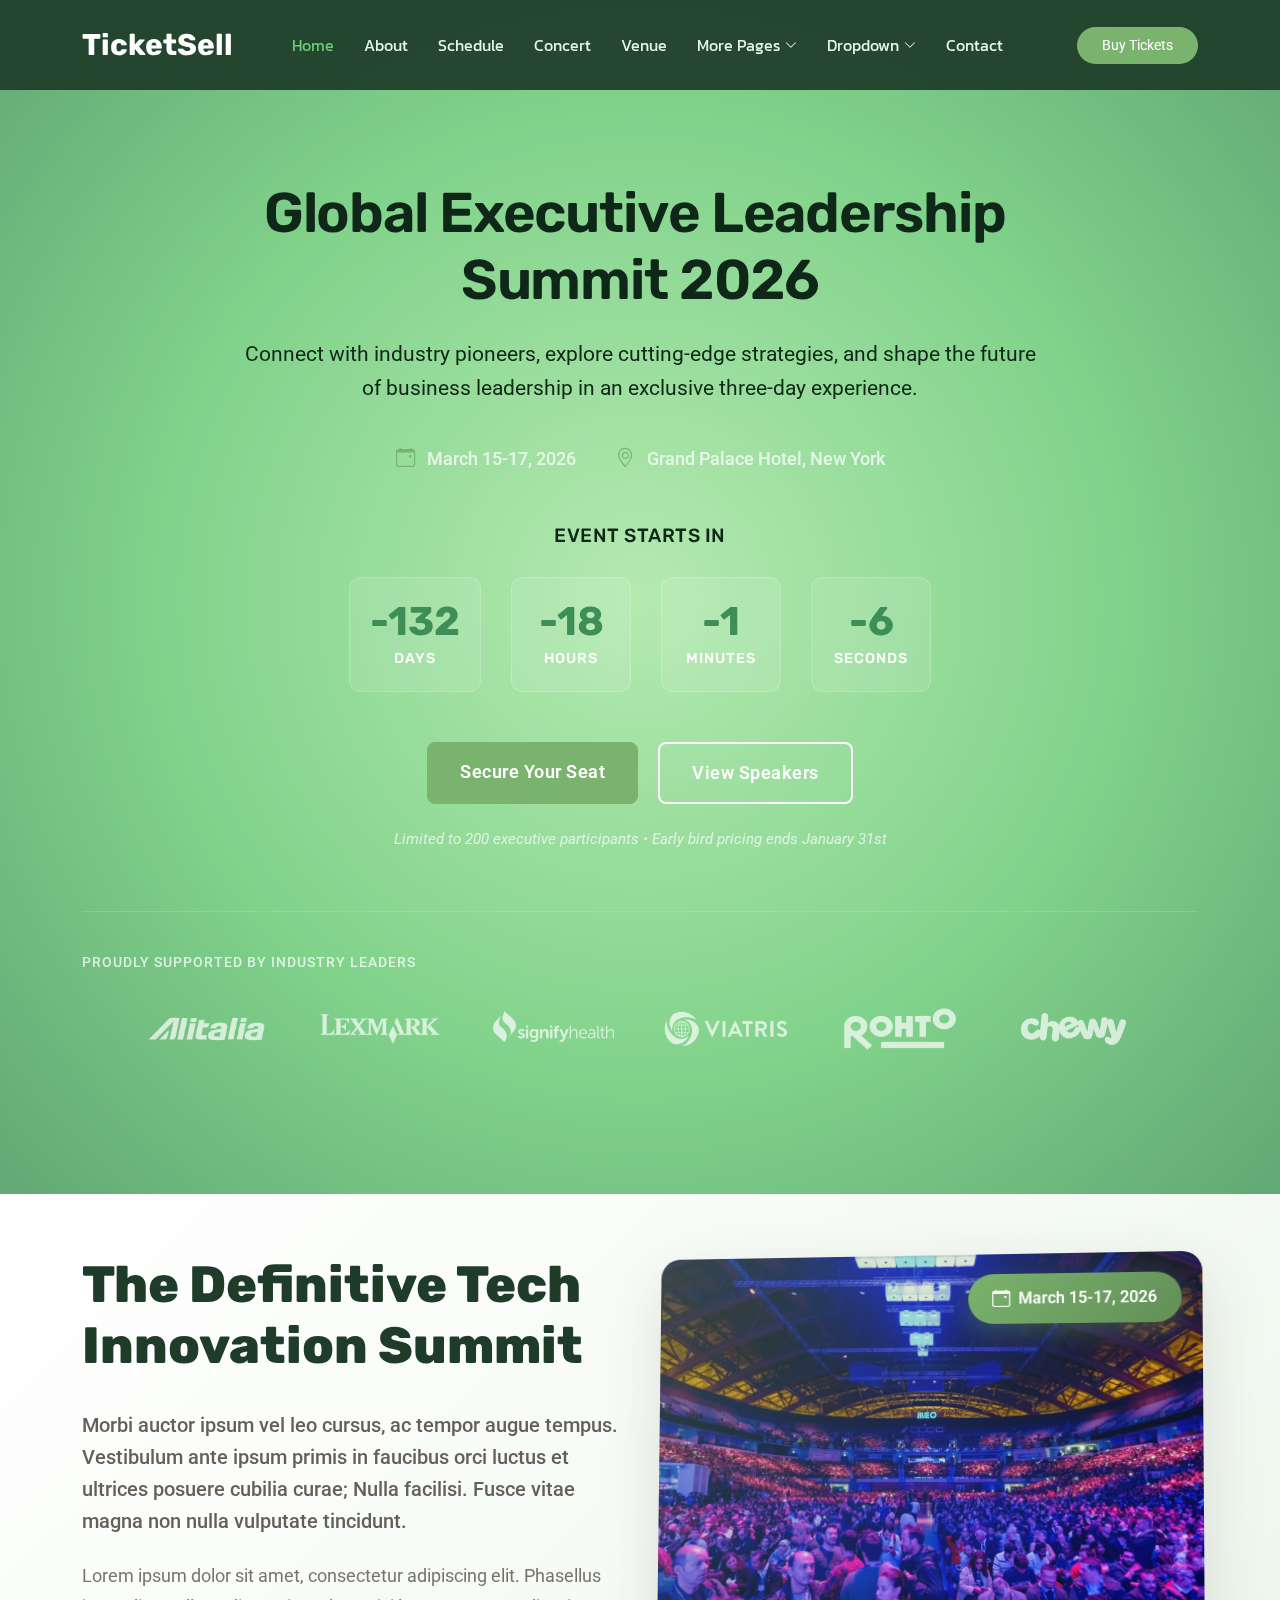
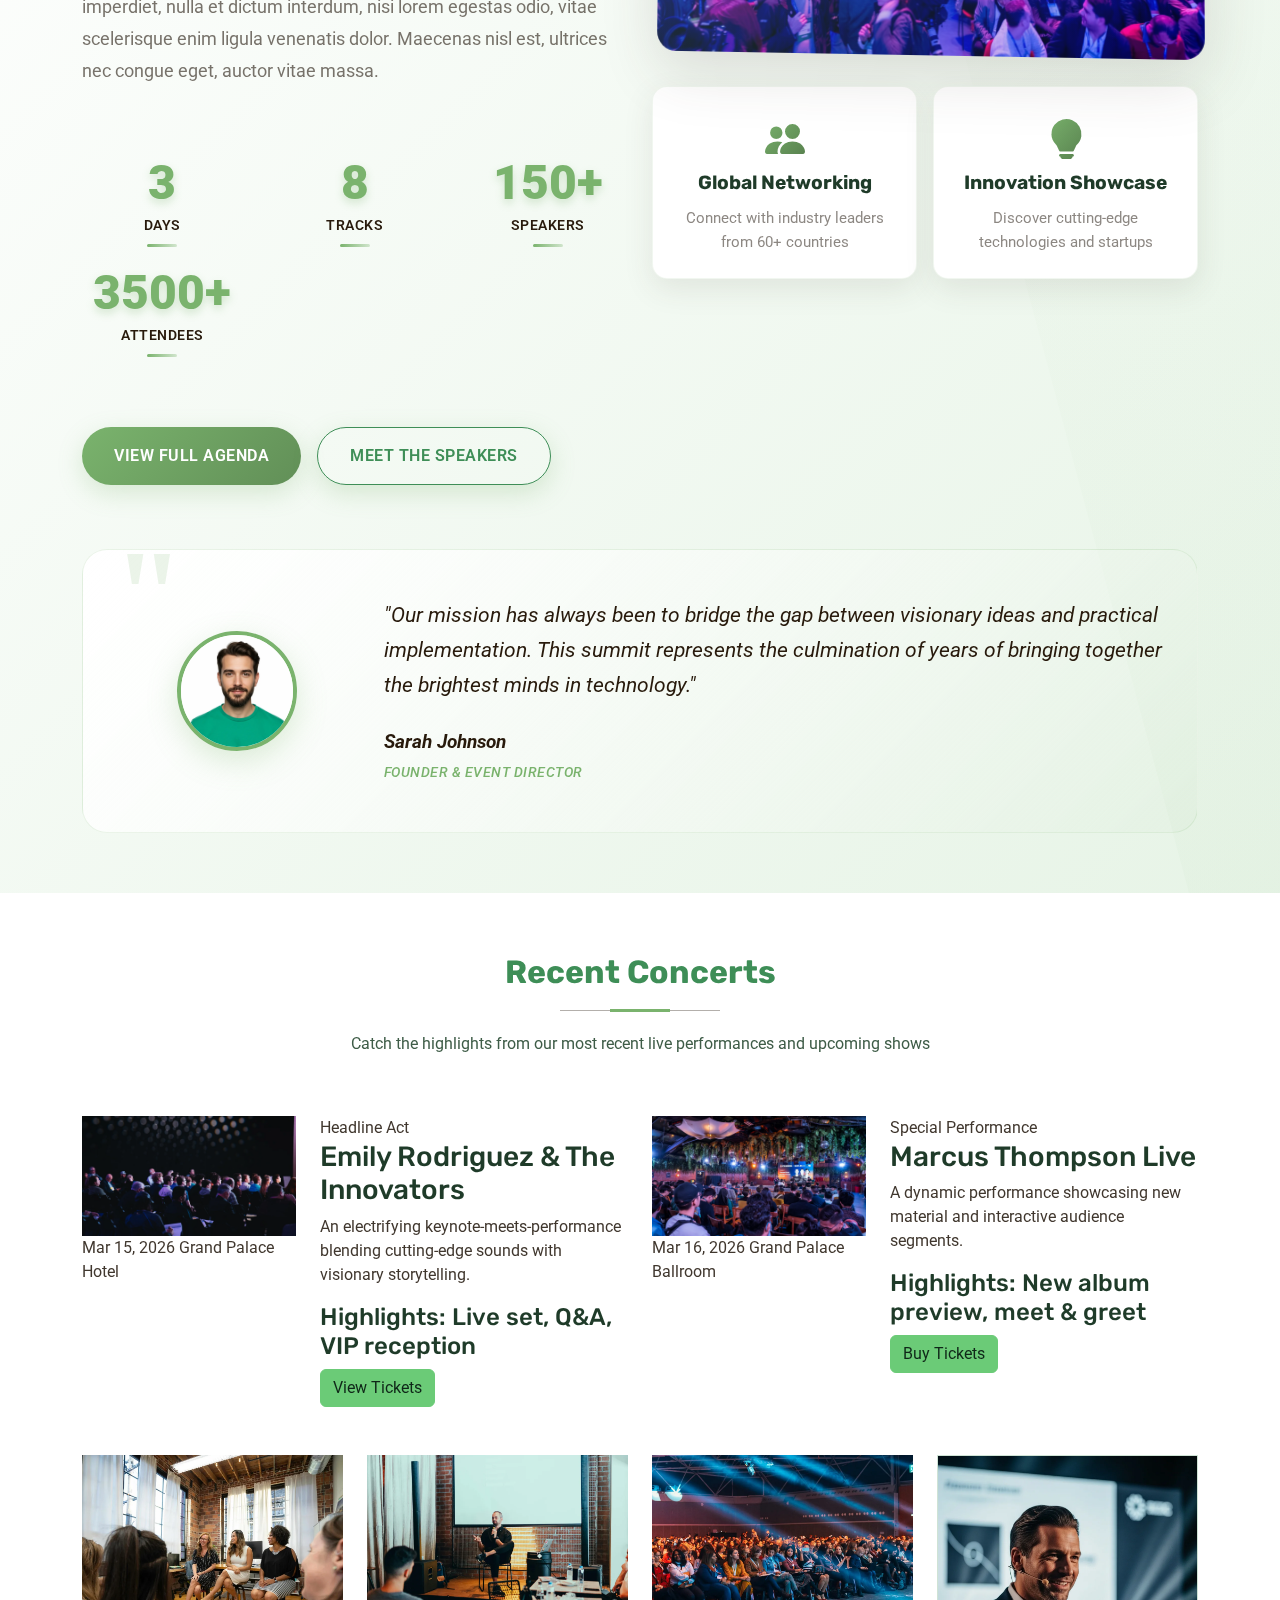
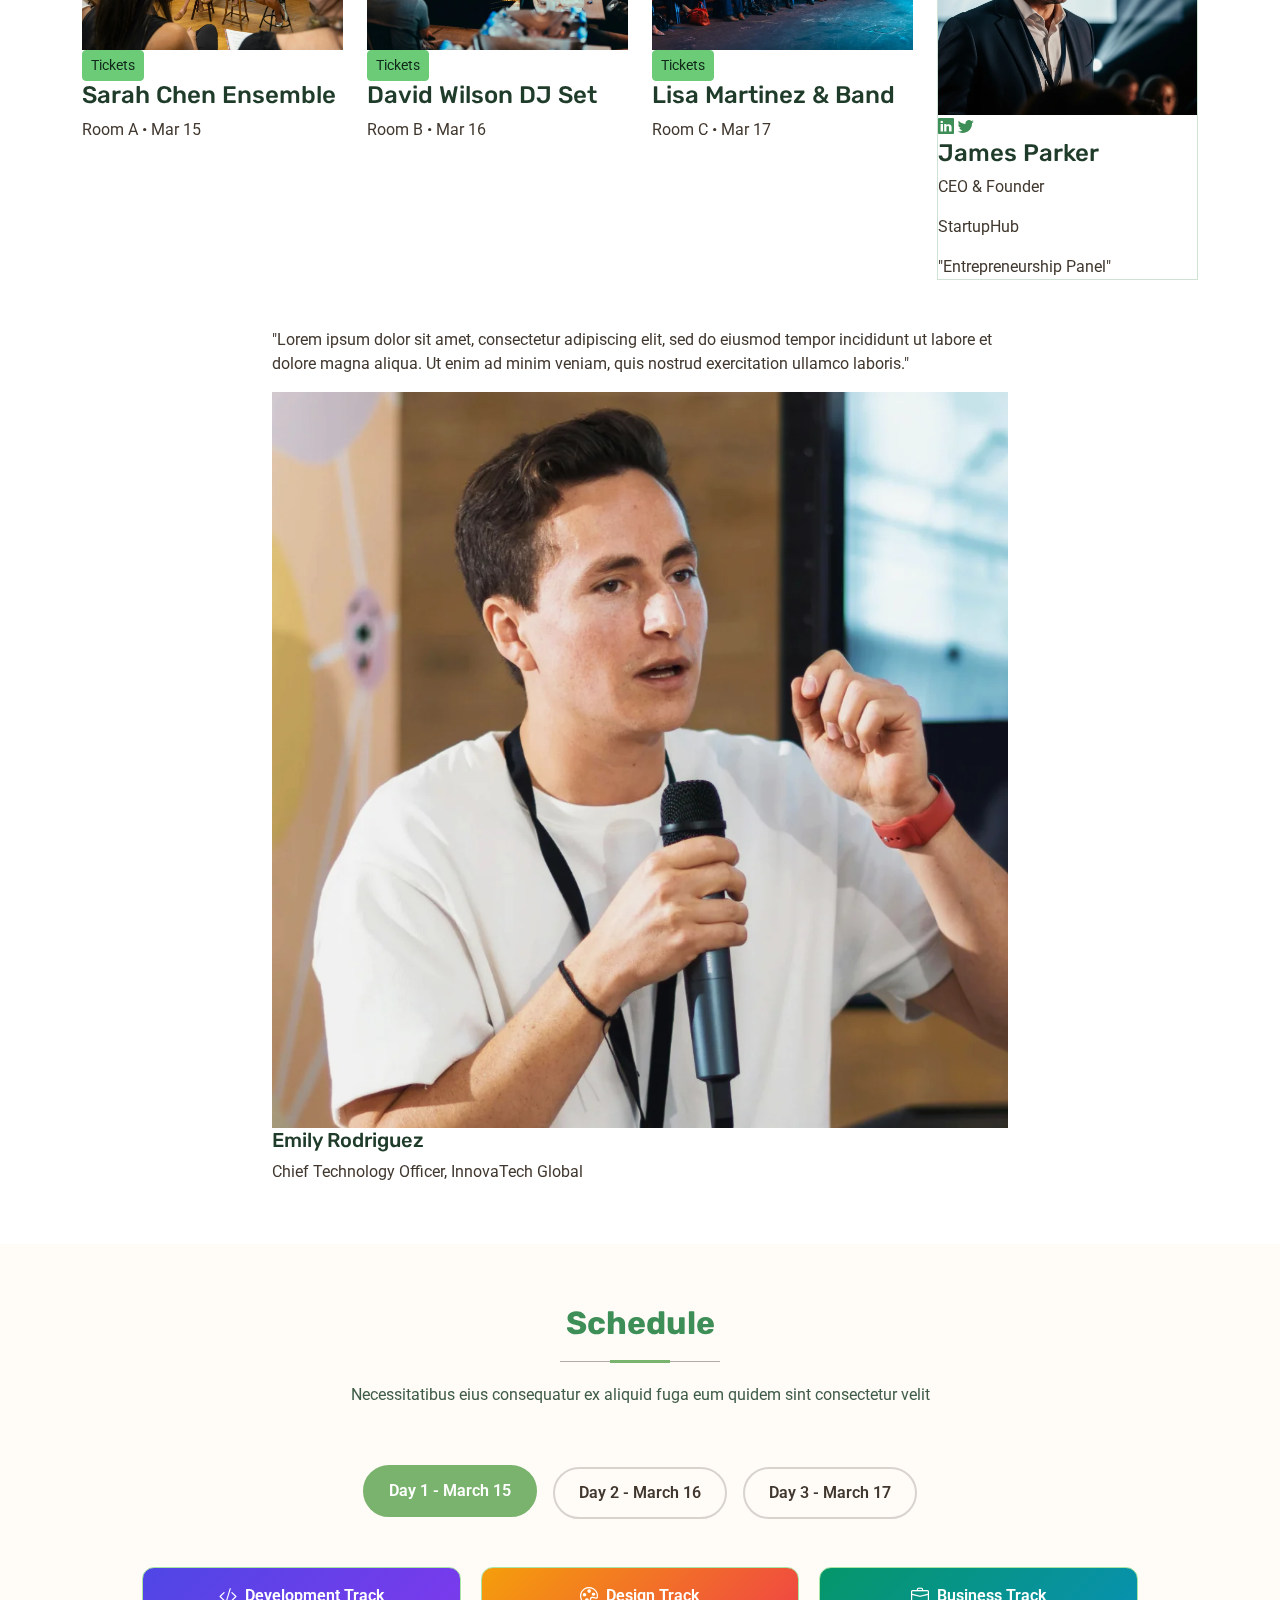
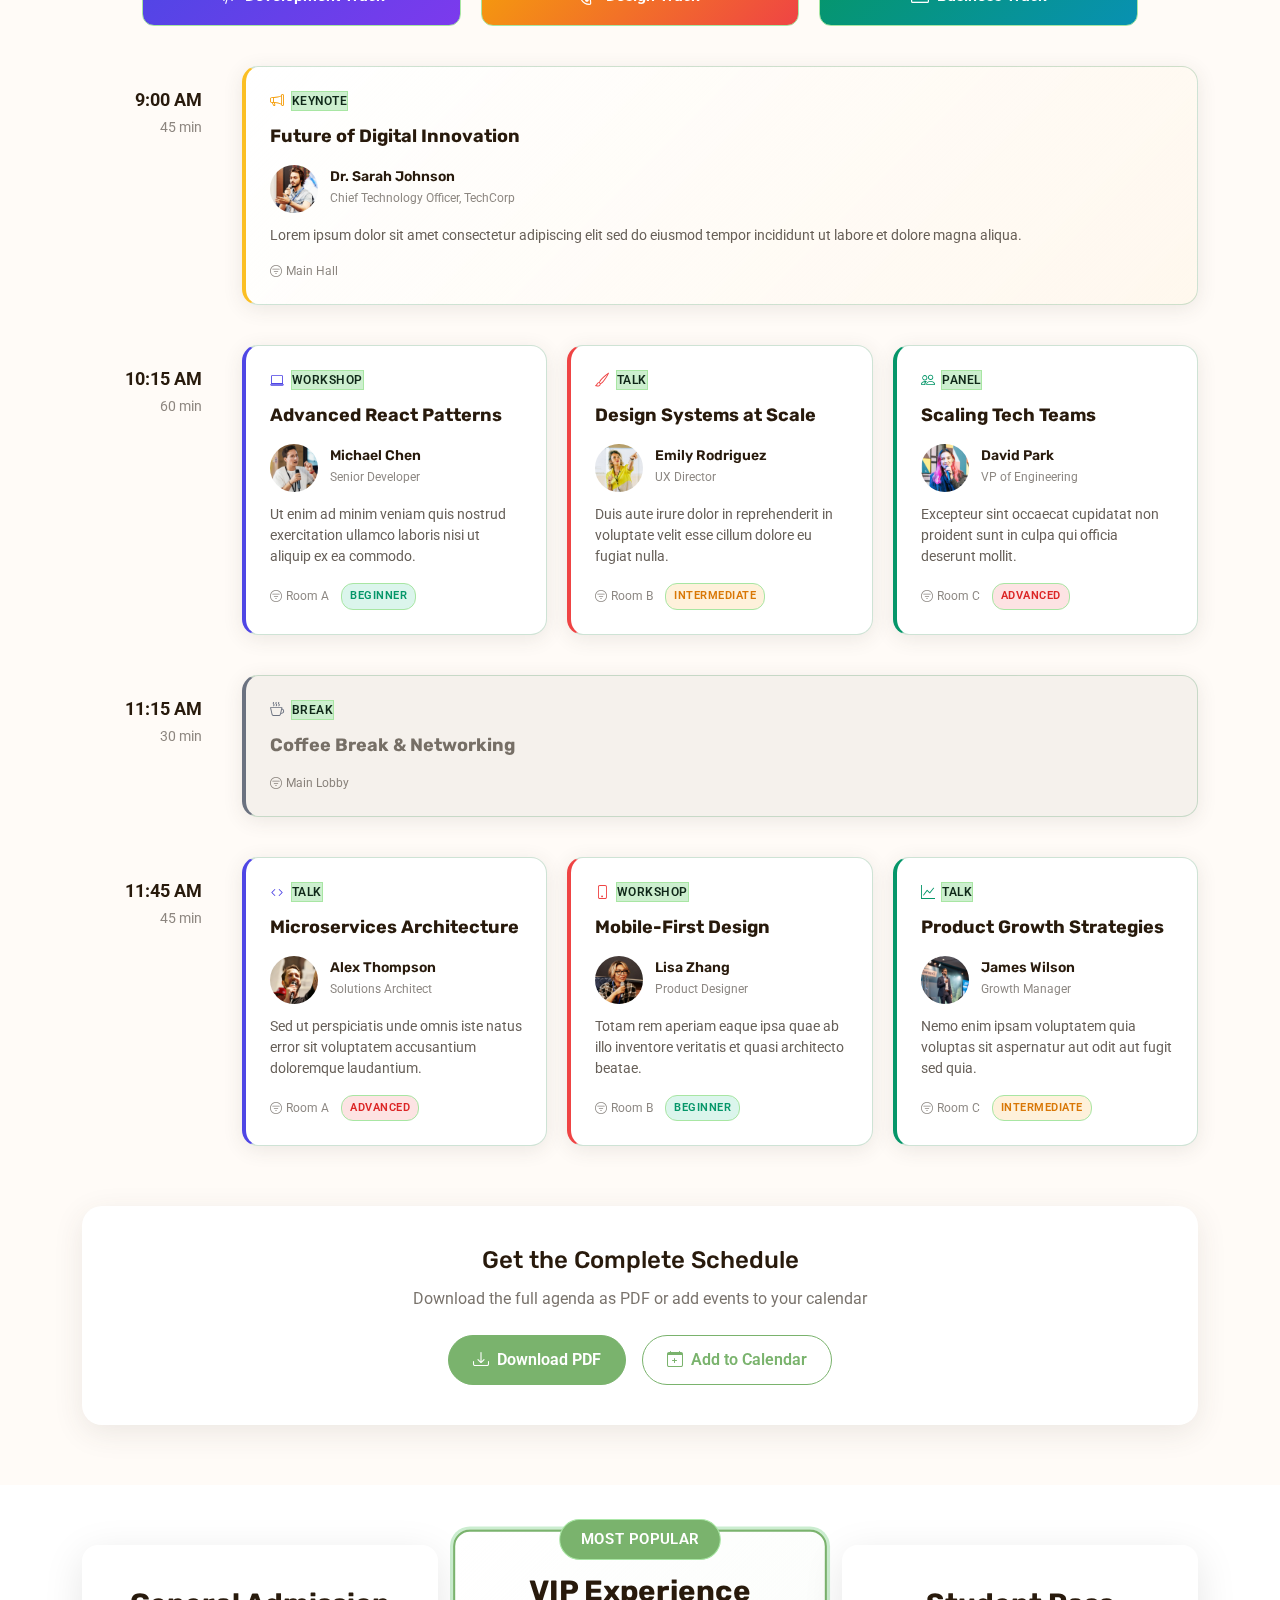
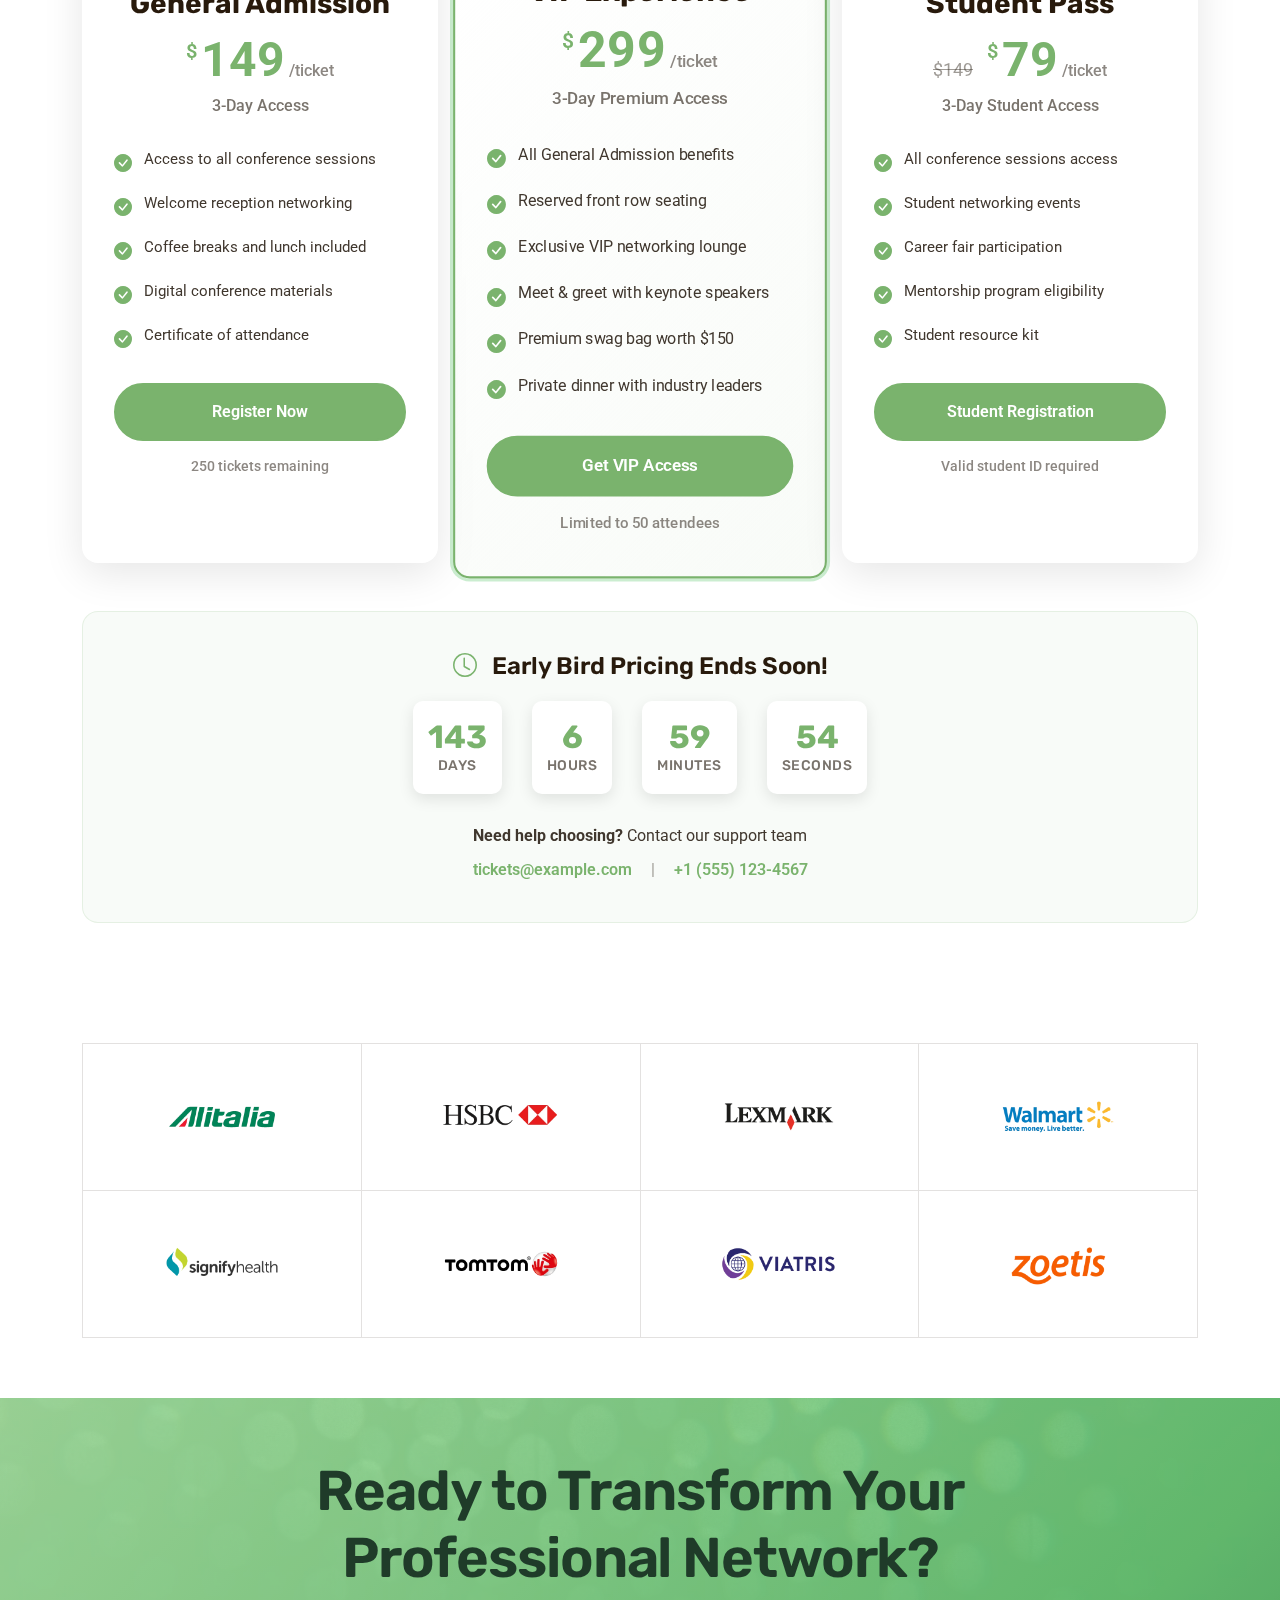
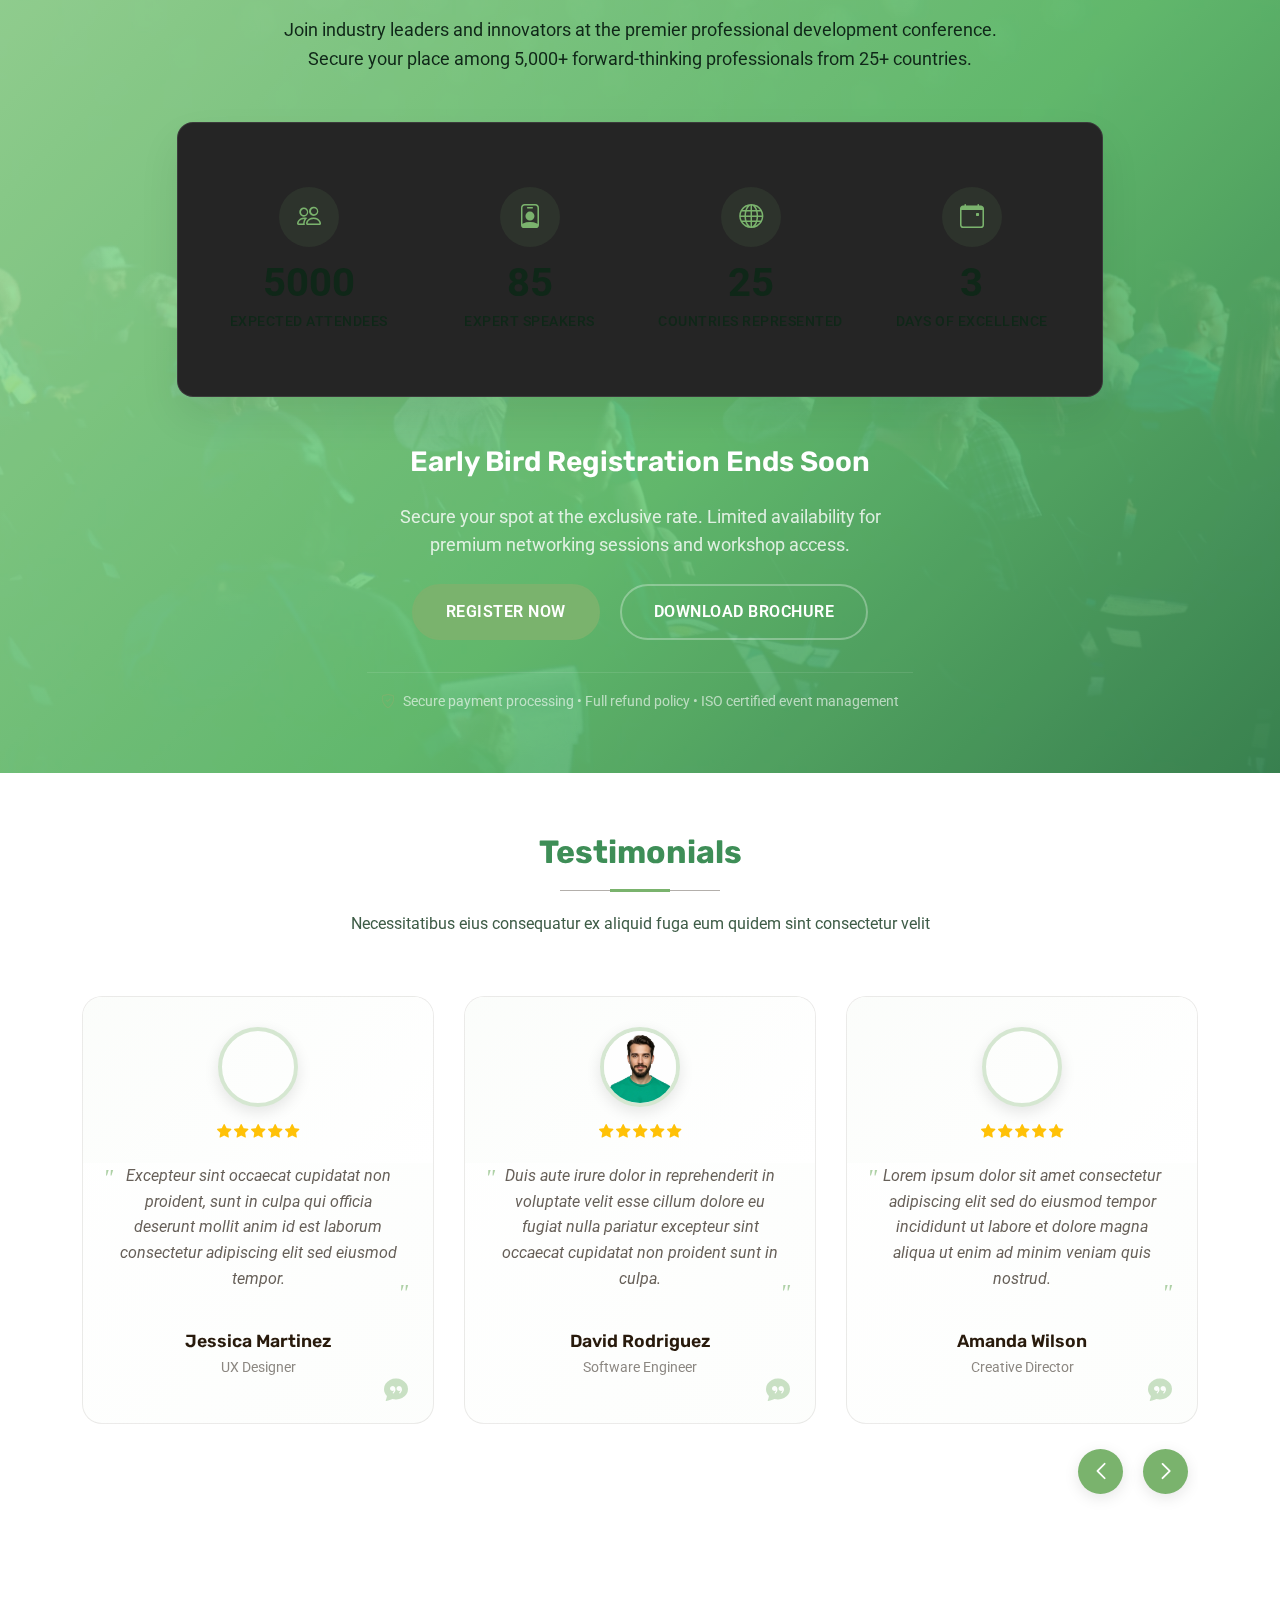
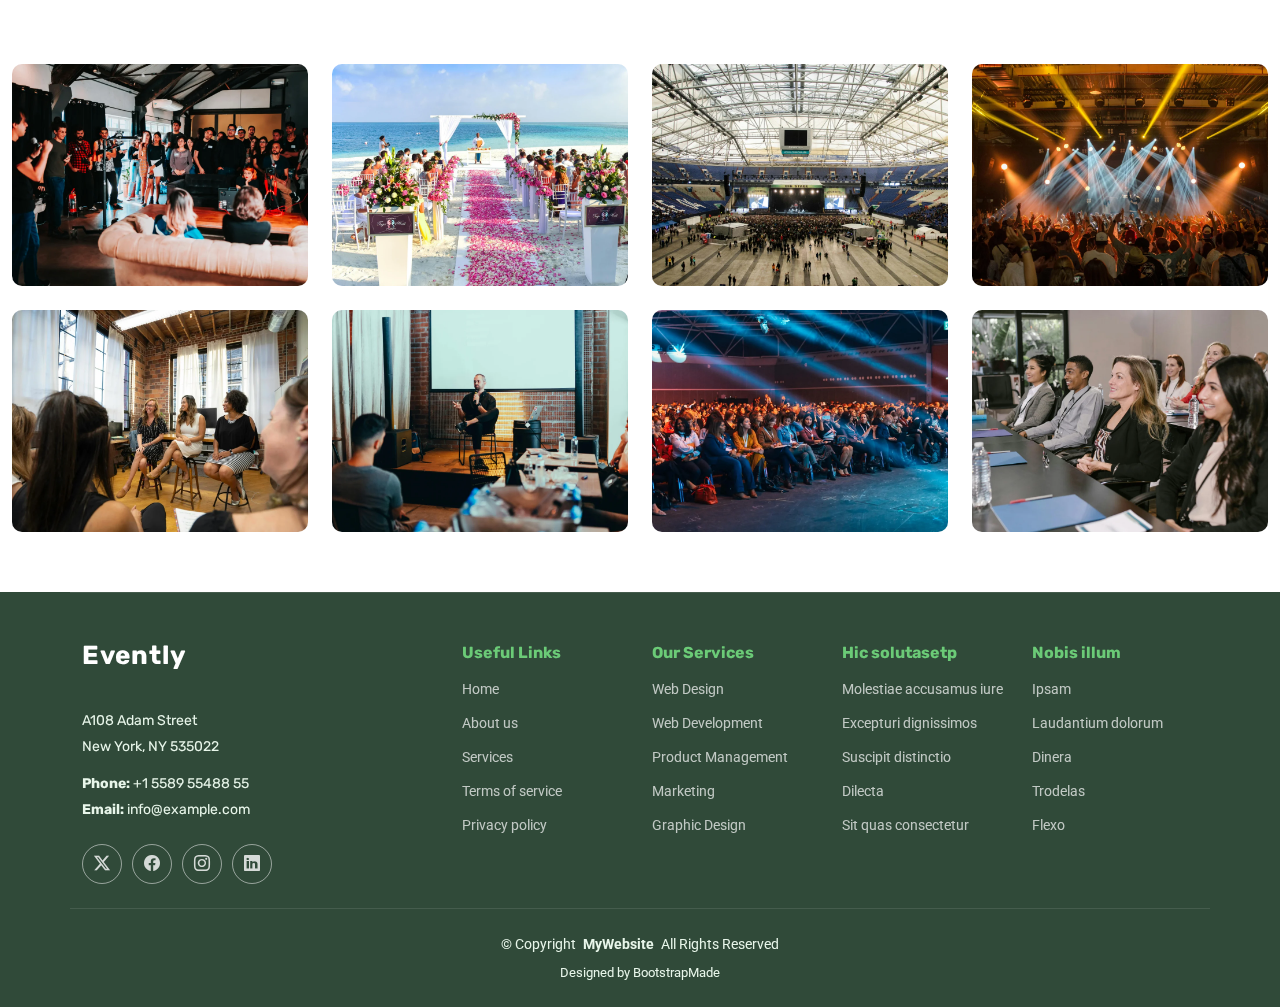
<file: index.html>
<!DOCTYPE html>
<html lang="en">

<head>
  <meta charset="utf-8">
  <meta content="width=device-width, initial-scale=1.0" name="viewport">
  <title>Index - Evently Bootstrap Template</title>
  <meta name="description" content="">
  <meta name="keywords" content="">

  <!-- Favicons -->
  <link href="assets/img/favicon.png" rel="icon">
  <link href="assets/img/apple-touch-icon.png" rel="apple-touch-icon">

  <!-- Fonts -->
  <link href="https://fonts.googleapis.com" rel="preconnect">
  <link href="https://fonts.gstatic.com" rel="preconnect" crossorigin>
  <link href="https://fonts.googleapis.com/css2?family=Roboto:ital,wght@0,100;0,300;0,400;0,500;0,700;0,900;1,100;1,300;1,400;1,500;1,700;1,900&family=Rubik:ital,wght@0,300;0,400;0,500;0,600;0,700;0,800;0,900;1,300;1,400;1,500;1,600;1,700;1,800;1,900&family=Kanit:ital,wght@0,100;0,200;0,300;0,400;0,500;0,600;0,700;0,800;0,900;1,100;1,200;1,300;1,400;1,500;1,600;1,700;1,800;1,900&display=swap" rel="stylesheet">

  <!-- Vendor CSS Files -->
  <link href="assets/vendor/bootstrap/css/bootstrap.min.css" rel="stylesheet">
  <link href="assets/vendor/bootstrap-icons/bootstrap-icons.css" rel="stylesheet">
  <link href="assets/vendor/swiper/swiper-bundle.min.css" rel="stylesheet">
  <link href="assets/vendor/glightbox/css/glightbox.min.css" rel="stylesheet">

  <!-- Main CSS File -->
  <link href="assets/css/main.css" rel="stylesheet">

  <!-- =======================================================
  * Template Name: Evently
  * Template URL: https://bootstrapmade.com/evently-bootstrap-events-template/
  * Updated: Jul 19 2025 with Bootstrap v5.3.7
  * Author: BootstrapMade.com
  * License: https://bootstrapmade.com/license/
  ======================================================== -->
</head>

<body class="index-page">

  <header id="header" class="header d-flex align-items-center fixed-top">
    <div class="container-fluid container-xl position-relative d-flex align-items-center justify-content-between">

      <a href="index.html" class="logo d-flex align-items-center">
        <!-- Uncomment the line below if you also wish to use an image logo -->
        <!-- <img src="assets/img/logo.webp" alt=""> -->
        <h1 class="sitename">TicketSell</h1>
      </a>

      <nav id="navmenu" class="navmenu">
        <ul>
          <li><a href="index.html" class="active">Home</a></li>
          <li><a href="about.html">About</a></li>
          <li><a href="schedule.html">Schedule</a></li>
          <li><a href="speakers.html">Concert</a></li>
          <li><a href="venue.html">Venue</a></li>
          <li class="dropdown"><a href="#"><span>More Pages</span> <i class="bi bi-chevron-down toggle-dropdown"></i></a>
            <ul>
              <li><a href="speaker-details.html">Details</a></li>
              <li><a href="tickets.html">Tickets</a></li>
              <li><a href="buy-tickets.html">Buy Tickets</a></li>
              <li><a href="gallery.html">Gallery</a></li>
              <li><a href="terms.html">Terms</a></li>
              <li><a href="privacy.html">Privacy</a></li>
              <li><a href="404.html">404</a></li>
            </ul>
          </li>
          <li class="dropdown"><a href="#"><span>Dropdown</span> <i class="bi bi-chevron-down toggle-dropdown"></i></a>
            <ul>
              <li><a href="#">Dropdown 1</a></li>
              <li class="dropdown"><a href="#"><span>Deep Dropdown</span> <i class="bi bi-chevron-down toggle-dropdown"></i></a>
                <ul>
                  <li><a href="#">Deep Dropdown 1</a></li>
                  <li><a href="#">Deep Dropdown 2</a></li>
                  <li><a href="#">Deep Dropdown 3</a></li>
                  <li><a href="#">Deep Dropdown 4</a></li>
                  <li><a href="#">Deep Dropdown 5</a></li>
                </ul>
              </li>
              <li><a href="#">Dropdown 2</a></li>
              <li><a href="#">Dropdown 3</a></li>
              <li><a href="#">Dropdown 4</a></li>
            </ul>
          </li>
          <li><a href="contact.html">Contact</a></li>
        </ul>
        <i class="mobile-nav-toggle d-xl-none bi bi-list"></i>
      </nav>

      <a class="btn-getstarted" href="buy-tickets.html">Buy Tickets</a>

    </div>
  </header>

  <main class="main">

    <!-- Hero Section -->
    <section id="hero" class="hero section dark-background">

      <div class="background-overlay"></div>

      <div class="hero-content">

        <div class="container">

          <div class="row justify-content-center text-center">

            <div class="col-lg-10">

              <div class="hero-text">

                <h1 class="hero-title">Global Executive Leadership&nbsp;<br>Summit 2026</h1>

                <p class="hero-subtitle">Connect with industry pioneers, explore cutting-edge strategies, and shape the future of business leadership in an exclusive three-day experience.</p>

                <div class="event-details">
                  <div class="detail-item">
                    <i class="bi bi-calendar-event"></i>
                    <span>March 15-17, 2026</span>
                  </div>
                  <div class="detail-item">
                    <i class="bi bi-geo-alt"></i>
                    <span>Grand Palace Hotel, New York</span>
                  </div>
                </div>

              </div>

              <div class="countdown-section">

                <h3 class="countdown-label">Event Starts In</h3>

                <div class="countdown d-flex justify-content-center" data-count="2026/03/15">
                  <div>
                    <h3 class="count-days">239</h3>
                    <h4>Days</h4>
                  </div>
                  <div>
                    <h3 class="count-hours">8</h3>
                    <h4>Hours</h4>
                  </div>
                  <div>
                    <h3 class="count-minutes">53</h3>
                    <h4>Minutes</h4>
                  </div>
                  <div>
                    <h3 class="count-seconds">23</h3>
                    <h4>Seconds</h4>
                  </div>
                </div>

              </div>

              <div class="cta-section">

                <div class="cta-buttons">
                  <a href="tickets.html" class="btn btn-primary btn-cta">Secure Your Seat</a>
                  <a href="speakers.html" class="btn btn-secondary btn-cta">View Speakers</a>
                </div>

                <p class="cta-note">Limited to 200 executive participants • Early bird pricing ends January 31st</p>

              </div>

            </div><!-- End col-lg-10 -->

          </div><!-- End row -->

          <div class="sponsors-section">

            <p class="sponsors-label">Proudly supported by industry leaders</p>

            <div class="sponsors-logos">
              <img src="assets/img/clients/clients-1.webp" alt="Partner Logo" class="sponsor-logo">
              <img src="assets/img/clients/clients-3.webp" alt="Partner Logo" class="sponsor-logo">
              <img src="assets/img/clients/clients-5.webp" alt="Partner Logo" class="sponsor-logo">
              <img src="assets/img/clients/clients-7.webp" alt="Partner Logo" class="sponsor-logo">
              <img src="assets/img/clients/clients-9.webp" alt="Partner Logo" class="sponsor-logo">
              <img src="assets/img/clients/clients-11.webp" alt="Partner Logo" class="sponsor-logo">
            </div>

          </div><!-- End sponsors-section -->

        </div><!-- End container -->

      </div>

    </section><!-- /Hero Section -->

    <!-- Intro Section -->
    <section id="intro" class="intro section">

      <div class="container">

        <div class="row g-4">

          <div class="col-lg-6">
            <div class="content">
              <h2>The Definitive Tech Innovation Summit</h2>
              <p class="lead">Morbi auctor ipsum vel leo cursus, ac tempor augue tempus. Vestibulum ante ipsum primis in faucibus orci luctus et ultrices posuere cubilia curae; Nulla facilisi. Fusce vitae magna non nulla vulputate tincidunt.</p>
              <p>Lorem ipsum dolor sit amet, consectetur adipiscing elit. Phasellus imperdiet, nulla et dictum interdum, nisi lorem egestas odio, vitae scelerisque enim ligula venenatis dolor. Maecenas nisl est, ultrices nec congue eget, auctor vitae massa.</p>

              <div class="stats-grid">
                <div class="stat-item">
                  <div class="stat-number">3</div>
                  <div class="stat-label">Days</div>
                </div>
                <div class="stat-item">
                  <div class="stat-number">8</div>
                  <div class="stat-label">Tracks</div>
                </div>
                <div class="stat-item">
                  <div class="stat-number">150+</div>
                  <div class="stat-label">Speakers</div>
                </div>
                <div class="stat-item">
                  <div class="stat-number">3500+</div>
                  <div class="stat-label">Attendees</div>
                </div>
              </div>

              <div class="cta-section">
                <a href="#" class="btn btn-primary">View Full Agenda</a>
                <a href="#" class="btn btn-outline">Meet the Speakers</a>
              </div>
            </div>
          </div>

          <div class="col-lg-6">
            <div class="visual-section">
              <div class="image-wrapper">
                <img src="assets/img/events/showcase-5.webp" alt="Tech Summit" class="img-fluid">
                <div class="gradient-overlay"></div>
                <div class="floating-badge">
                  <i class="bi bi-calendar-event"></i>
                  <span>March 15-17, 2026</span>
                </div>
              </div>

              <div class="highlight-cards">
                <div class="highlight-card">
                  <i class="bi bi-people-fill"></i>
                  <h4>Global Networking</h4>
                  <p>Connect with industry leaders from 60+ countries</p>
                </div>
                <div class="highlight-card">
                  <i class="bi bi-lightbulb-fill"></i>
                  <h4>Innovation Showcase</h4>
                  <p>Discover cutting-edge technologies and startups</p>
                </div>
              </div>
            </div>
          </div>

        </div>

        <div class="founder-quote">
          <div class="row align-items-center">
            <div class="col-lg-3 text-center">
              <img src="assets/img/person/person-m-8.webp" alt="Sarah Johnson" class="founder-img">
            </div>
            <div class="col-lg-9">
              <blockquote>
                <p>"Our mission has always been to bridge the gap between visionary ideas and practical implementation. This summit represents the culmination of years of bringing together the brightest minds in technology."</p>
                <cite>
                  <strong>Sarah Johnson</strong>
                  <span>Founder &amp; Event Director</span>
                </cite>
              </blockquote>
            </div>
          </div>
        </div>

      </div>

    </section><!-- /Intro Section -->

    <!-- Recent Concerts Section -->
    <section id="recent-concerts" class="recent-concerts section">

      <!-- Section Title -->
      <div class="container section-title">
        <h2>Recent Concerts</h2>
        <p>Catch the highlights from our most recent live performances and upcoming shows</p>
      </div><!-- End Section Title -->

      <div class="container">

        <div class="row gy-4">

          <!-- Concert 1 -->
          <div class="col-lg-6">
            <div class="concert-card featured">
              <div class="row">
                <div class="col-md-5">
                  <div class="concert-image">
                    <img src="assets/img/events/showcase-1.webp" alt="Live Concert" class="img-fluid">
                    <div class="concert-meta">
                      <span class="concert-date">Mar 15, 2026</span>
                      <span class="concert-venue">Grand Palace Hotel</span>
                    </div>
                  </div>
                </div>
                <div class="col-md-7">
                  <div class="concert-content">
                    <span class="concert-category">Headline Act</span>
                    <h3 class="concert-title">Emily Rodriguez & The Innovators</h3>
                    <p class="concert-description">An electrifying keynote-meets-performance blending cutting-edge sounds with visionary storytelling.</p>
                    <div class="concert-highlights">
                      <h4>Highlights: Live set, Q&amp;A, VIP reception</h4>
                    </div>
                    <a href="tickets.html" class="btn btn-primary">View Tickets</a>
                  </div>
                </div>
              </div>
            </div>
          </div><!-- End Concert 1 -->

          <!-- Concert 2 -->
          <div class="col-lg-6">
            <div class="concert-card featured">
              <div class="row">
                <div class="col-md-5">
                  <div class="concert-image">
                    <img src="assets/img/events/showcase-9.webp" alt="Live Concert" class="img-fluid">
                    <div class="concert-meta">
                      <span class="concert-date">Mar 16, 2026</span>
                      <span class="concert-venue">Grand Palace Ballroom</span>
                    </div>
                  </div>
                </div>
                <div class="col-md-7">
                  <div class="concert-content">
                    <span class="concert-category">Special Performance</span>
                    <h3 class="concert-title">Marcus Thompson Live</h3>
                    <p class="concert-description">A dynamic performance showcasing new material and interactive audience segments.</p>
                    <div class="concert-highlights">
                      <h4>Highlights: New album preview, meet &amp; greet</h4>
                    </div>
                    <a href="tickets.html" class="btn btn-primary">Buy Tickets</a>
                  </div>
                </div>
              </div>
            </div>
          </div><!-- End Concert 2 -->

        </div>

        <!-- Additional Speakers Grid -->
        <div class="row gy-4 mt-4">

          <div class="col-lg-3 col-md-6">
            <div class="concert-card compact">
              <div class="concert-image">
                <img src="assets/img/events/gallery-5.webp" alt="Concert" class="img-fluid">
                <div class="concert-overlay">
                  <div class="concert-links">
                    <a href="tickets.html" class="btn btn-sm btn-primary">Tickets</a>
                  </div>
                </div>
              </div>
              <div class="concert-content">
                <h4 class="concert-title">Sarah Chen Ensemble</h4>
                <p class="concert-venue">Room A • Mar 15</p>
              </div>
            </div>
          </div><!-- End Concert -->

          <div class="col-lg-3 col-md-6">
            <div class="concert-card compact">
              <div class="concert-image">
                <img src="assets/img/events/gallery-6.webp" alt="Concert" class="img-fluid">
                <div class="concert-overlay">
                  <div class="concert-links">
                    <a href="tickets.html" class="btn btn-sm btn-primary">Tickets</a>
                  </div>
                </div>
              </div>
              <div class="concert-content">
                <h4 class="concert-title">David Wilson DJ Set</h4>
                <p class="concert-venue">Room B • Mar 16</p>
              </div>
            </div>
          </div><!-- End Concert -->

          <div class="col-lg-3 col-md-6">
            <div class="concert-card compact">
              <div class="concert-image">
                <img src="assets/img/events/gallery-7.webp" alt="Concert" class="img-fluid">
                <div class="concert-overlay">
                  <div class="concert-links">
                    <a href="tickets.html" class="btn btn-sm btn-primary">Tickets</a>
                  </div>
                </div>
              </div>
              <div class="concert-content">
                <h4 class="concert-title">Lisa Martinez & Band</h4>
                <p class="concert-venue">Room C • Mar 17</p>
              </div>
            </div>
          </div><!-- End Concert -->

          <div class="col-lg-3 col-md-6">
            <div class="speaker-card compact">
              <div class="speaker-image">
                <img src="assets/img/events/speaker-9.webp" alt="James Parker" class="img-fluid">
                <div class="speaker-overlay">
                  <div class="speaker-social">
                    <a href="#" aria-label="LinkedIn"><i class="bi bi-linkedin"></i></a>
                    <a href="#" aria-label="Twitter"><i class="bi bi-twitter"></i></a>
                  </div>
                </div>
              </div>
              <div class="speaker-content">
                <h4 class="speaker-name">James Parker</h4>
                <p class="speaker-title">CEO &amp; Founder</p>
                <p class="speaker-company">StartupHub</p>
                <span class="speaker-topic">"Entrepreneurship Panel"</span>
              </div>
            </div>
          </div><!-- End Speaker -->

        </div>

        <!-- Quote Section -->
        <div class="row mt-5">
          <div class="col-lg-8 mx-auto">
            <div class="speaker-quote">
              <blockquote>
                <p>"Lorem ipsum dolor sit amet, consectetur adipiscing elit, sed do eiusmod tempor incididunt ut labore et dolore magna aliqua. Ut enim ad minim veniam, quis nostrud exercitation ullamco laboris."</p>
              </blockquote>
              <div class="quote-author">
                <img src="assets/img/events/speaker-2.webp" alt="Emily Rodriguez" class="img-fluid">
                <div class="author-info">
                  <h5>Emily Rodriguez</h5>
                  <span>Chief Technology Officer, InnovaTech Global</span>
                </div>
              </div>
            </div>
          </div>
        </div>

      </div>

    </section><!-- /Featured Speakers Section -->

    <!-- Schedule Section -->
    <section id="schedule" class="schedule section light-background">

      <!-- Section Title -->
      <div class="container section-title">
        <h2>Schedule</h2>
        <p>Necessitatibus eius consequatur ex aliquid fuga eum quidem sint consectetur velit</p>
      </div><!-- End Section Title -->

      <div class="container">

        <!-- Day Selector -->
        <div class="schedule-tabs">
          <ul class="nav nav-pills justify-content-center mb-5">
            <li class="nav-item">
              <button class="nav-link active" data-bs-toggle="pill" data-bs-target="#schedule-day1">Day 1 - March 15</button>
            </li>
            <li class="nav-item">
              <button class="nav-link" data-bs-toggle="pill" data-bs-target="#schedule-day2">Day 2 - March 16</button>
            </li>
            <li class="nav-item">
              <button class="nav-link" data-bs-toggle="pill" data-bs-target="#schedule-day3">Day 3 - March 17</button>
            </li>
          </ul>
        </div>

        <!-- Schedule Content -->
        <div class="tab-content schedule-content">

          <!-- Day 1 Schedule -->
          <div class="tab-pane fade show active" id="schedule-day1">

            <!-- Track Headers -->
            <div class="track-headers">
              <div class="track-header development">
                <i class="bi bi-code-slash"></i>
                <span>Development Track</span>
              </div>
              <div class="track-header design">
                <i class="bi bi-palette"></i>
                <span>Design Track</span>
              </div>
              <div class="track-header business">
                <i class="bi bi-briefcase"></i>
                <span>Business Track</span>
              </div>
            </div>

            <div class="schedule-timeline">

              <!-- Time Slot 1 -->
              <div class="time-slot">
                <div class="time-label">
                  <span class="time">9:00 AM</span>
                  <span class="duration">45 min</span>
                </div>
                <div class="sessions-row">
                  <div class="session-card keynote" colspan="3">
                    <div class="session-type">
                      <i class="bi bi-megaphone"></i>
                      <span>Keynote</span>
                    </div>
                    <h4>Future of Digital Innovation</h4>
                    <div class="speaker">
                      <img src="assets/img/events/speaker-1.webp" alt="Speaker" class="speaker-image">
                      <div class="speaker-details">
                        <h5>Dr. Sarah Johnson</h5>
                        <span>Chief Technology Officer, TechCorp</span>
                      </div>
                    </div>
                    <p>Lorem ipsum dolor sit amet consectetur adipiscing elit sed do eiusmod tempor incididunt ut labore et dolore magna aliqua.</p>
                    <div class="session-meta">
                      <span class="venue">Main Hall</span>
                    </div>
                  </div>
                </div>
              </div>

              <!-- Time Slot 2 -->
              <div class="time-slot">
                <div class="time-label">
                  <span class="time">10:15 AM</span>
                  <span class="duration">60 min</span>
                </div>
                <div class="sessions-row">
                  <div class="session-card development">
                    <div class="session-type">
                      <i class="bi bi-laptop"></i>
                      <span>Workshop</span>
                    </div>
                    <h4>Advanced React Patterns</h4>
                    <div class="speaker">
                      <img src="assets/img/events/speaker-2.webp" alt="Speaker" class="speaker-image">
                      <div class="speaker-details">
                        <h5>Michael Chen</h5>
                        <span>Senior Developer</span>
                      </div>
                    </div>
                    <p>Ut enim ad minim veniam quis nostrud exercitation ullamco laboris nisi ut aliquip ex ea commodo.</p>
                    <div class="session-meta">
                      <span class="venue">Room A</span>
                      <span class="level beginner">Beginner</span>
                    </div>
                  </div>
                  <div class="session-card design">
                    <div class="session-type">
                      <i class="bi bi-brush"></i>
                      <span>Talk</span>
                    </div>
                    <h4>Design Systems at Scale</h4>
                    <div class="speaker">
                      <img src="assets/img/events/speaker-3.webp" alt="Speaker" class="speaker-image">
                      <div class="speaker-details">
                        <h5>Emily Rodriguez</h5>
                        <span>UX Director</span>
                      </div>
                    </div>
                    <p>Duis aute irure dolor in reprehenderit in voluptate velit esse cillum dolore eu fugiat nulla.</p>
                    <div class="session-meta">
                      <span class="venue">Room B</span>
                      <span class="level intermediate">Intermediate</span>
                    </div>
                  </div>
                  <div class="session-card business">
                    <div class="session-type">
                      <i class="bi bi-people"></i>
                      <span>Panel</span>
                    </div>
                    <h4>Scaling Tech Teams</h4>
                    <div class="speaker">
                      <img src="assets/img/events/speaker-4.webp" alt="Speaker" class="speaker-image">
                      <div class="speaker-details">
                        <h5>David Park</h5>
                        <span>VP of Engineering</span>
                      </div>
                    </div>
                    <p>Excepteur sint occaecat cupidatat non proident sunt in culpa qui officia deserunt mollit.</p>
                    <div class="session-meta">
                      <span class="venue">Room C</span>
                      <span class="level advanced">Advanced</span>
                    </div>
                  </div>
                </div>
              </div>

              <!-- Break -->
              <div class="time-slot break-slot">
                <div class="time-label">
                  <span class="time">11:15 AM</span>
                  <span class="duration">30 min</span>
                </div>
                <div class="sessions-row">
                  <div class="session-card break">
                    <div class="session-type">
                      <i class="bi bi-cup-hot"></i>
                      <span>Break</span>
                    </div>
                    <h4>Coffee Break &amp; Networking</h4>
                    <div class="session-meta">
                      <span class="venue">Main Lobby</span>
                    </div>
                  </div>
                </div>
              </div>

              <!-- Time Slot 3 -->
              <div class="time-slot">
                <div class="time-label">
                  <span class="time">11:45 AM</span>
                  <span class="duration">45 min</span>
                </div>
                <div class="sessions-row">
                  <div class="session-card development">
                    <div class="session-type">
                      <i class="bi bi-code"></i>
                      <span>Talk</span>
                    </div>
                    <h4>Microservices Architecture</h4>
                    <div class="speaker">
                      <img src="assets/img/events/speaker-5.webp" alt="Speaker" class="speaker-image">
                      <div class="speaker-details">
                        <h5>Alex Thompson</h5>
                        <span>Solutions Architect</span>
                      </div>
                    </div>
                    <p>Sed ut perspiciatis unde omnis iste natus error sit voluptatem accusantium doloremque laudantium.</p>
                    <div class="session-meta">
                      <span class="venue">Room A</span>
                      <span class="level advanced">Advanced</span>
                    </div>
                  </div>
                  <div class="session-card design">
                    <div class="session-type">
                      <i class="bi bi-phone"></i>
                      <span>Workshop</span>
                    </div>
                    <h4>Mobile-First Design</h4>
                    <div class="speaker">
                      <img src="assets/img/events/speaker-6.webp" alt="Speaker" class="speaker-image">
                      <div class="speaker-details">
                        <h5>Lisa Zhang</h5>
                        <span>Product Designer</span>
                      </div>
                    </div>
                    <p>Totam rem aperiam eaque ipsa quae ab illo inventore veritatis et quasi architecto beatae.</p>
                    <div class="session-meta">
                      <span class="venue">Room B</span>
                      <span class="level beginner">Beginner</span>
                    </div>
                  </div>
                  <div class="session-card business">
                    <div class="session-type">
                      <i class="bi bi-graph-up"></i>
                      <span>Talk</span>
                    </div>
                    <h4>Product Growth Strategies</h4>
                    <div class="speaker">
                      <img src="assets/img/events/speaker-7.webp" alt="Speaker" class="speaker-image">
                      <div class="speaker-details">
                        <h5>James Wilson</h5>
                        <span>Growth Manager</span>
                      </div>
                    </div>
                    <p>Nemo enim ipsam voluptatem quia voluptas sit aspernatur aut odit aut fugit sed quia.</p>
                    <div class="session-meta">
                      <span class="venue">Room C</span>
                      <span class="level intermediate">Intermediate</span>
                    </div>
                  </div>
                </div>
              </div>

            </div>
          </div><!-- End Day 1 -->

          <!-- Day 2 Schedule -->
          <div class="tab-pane fade" id="schedule-day2">

            <div class="track-headers">
              <div class="track-header development">
                <i class="bi bi-code-slash"></i>
                <span>Development Track</span>
              </div>
              <div class="track-header design">
                <i class="bi bi-palette"></i>
                <span>Design Track</span>
              </div>
              <div class="track-header business">
                <i class="bi bi-briefcase"></i>
                <span>Business Track</span>
              </div>
            </div>

            <div class="schedule-timeline">

              <div class="time-slot">
                <div class="time-label">
                  <span class="time">9:30 AM</span>
                  <span class="duration">45 min</span>
                </div>
                <div class="sessions-row">
                  <div class="session-card keynote">
                    <div class="session-type">
                      <i class="bi bi-megaphone"></i>
                      <span>Keynote</span>
                    </div>
                    <h4>AI Revolution in Development</h4>
                    <div class="speaker">
                      <img src="assets/img/events/speaker-8.webp" alt="Speaker" class="speaker-image">
                      <div class="speaker-details">
                        <h5>Dr. Maria Santos</h5>
                        <span>AI Research Director</span>
                      </div>
                    </div>
                    <p>Quis nostrud exercitation ullamco laboris nisi ut aliquip ex ea commodo consequat duis aute.</p>
                    <div class="session-meta">
                      <span class="venue">Main Hall</span>
                    </div>
                  </div>
                </div>
              </div>

              <div class="time-slot">
                <div class="time-label">
                  <span class="time">10:45 AM</span>
                  <span class="duration">60 min</span>
                </div>
                <div class="sessions-row">
                  <div class="session-card development">
                    <div class="session-type">
                      <i class="bi bi-gear"></i>
                      <span>Workshop</span>
                    </div>
                    <h4>DevOps Best Practices</h4>
                    <div class="speaker">
                      <img src="assets/img/events/speaker-9.webp" alt="Speaker" class="speaker-image">
                      <div class="speaker-details">
                        <h5>Robert Kim</h5>
                        <span>DevOps Engineer</span>
                      </div>
                    </div>
                    <p>Irure dolor in reprehenderit in voluptate velit esse cillum dolore eu fugiat nulla pariatur.</p>
                    <div class="session-meta">
                      <span class="venue">Room A</span>
                      <span class="level intermediate">Intermediate</span>
                    </div>
                  </div>
                  <div class="session-card design">
                    <div class="session-type">
                      <i class="bi bi-eye"></i>
                      <span>Talk</span>
                    </div>
                    <h4>Accessibility in Design</h4>
                    <div class="speaker">
                      <img src="assets/img/events/speaker-10.webp" alt="Speaker" class="speaker-image">
                      <div class="speaker-details">
                        <h5>Anna Martinez</h5>
                        <span>Accessibility Expert</span>
                      </div>
                    </div>
                    <p>Excepteur sint occaecat cupidatat non proident sunt in culpa qui officia deserunt mollit anim.</p>
                    <div class="session-meta">
                      <span class="venue">Room B</span>
                      <span class="level beginner">Beginner</span>
                    </div>
                  </div>
                  <div class="session-card business">
                    <div class="session-type">
                      <i class="bi bi-currency-dollar"></i>
                      <span>Panel</span>
                    </div>
                    <h4>Funding Strategies for Startups</h4>
                    <div class="speaker">
                      <img src="assets/img/events/speaker-11.webp" alt="Speaker" class="speaker-image">
                      <div class="speaker-details">
                        <h5>Thomas Brown</h5>
                        <span>Investment Partner</span>
                      </div>
                    </div>
                    <p>Ut labore et dolore magna aliqua ut enim ad minim veniam quis nostrud exercitation.</p>
                    <div class="session-meta">
                      <span class="venue">Room C</span>
                      <span class="level advanced">Advanced</span>
                    </div>
                  </div>
                </div>
              </div>

            </div>
          </div><!-- End Day 2 -->

          <!-- Day 3 Schedule -->
          <div class="tab-pane fade" id="schedule-day3">

            <div class="track-headers">
              <div class="track-header development">
                <i class="bi bi-code-slash"></i>
                <span>Development Track</span>
              </div>
              <div class="track-header design">
                <i class="bi bi-palette"></i>
                <span>Design Track</span>
              </div>
              <div class="track-header business">
                <i class="bi bi-briefcase"></i>
                <span>Business Track</span>
              </div>
            </div>

            <div class="schedule-timeline">

              <div class="time-slot">
                <div class="time-label">
                  <span class="time">10:00 AM</span>
                  <span class="duration">90 min</span>
                </div>
                <div class="sessions-row">
                  <div class="session-card workshop">
                    <div class="session-type">
                      <i class="bi bi-tools"></i>
                      <span>Hands-on Workshop</span>
                    </div>
                    <h4>Building Your First App</h4>
                    <div class="speaker">
                      <img src="assets/img/events/speaker-12.webp" alt="Speaker" class="speaker-image">
                      <div class="speaker-details">
                        <h5>Kevin Lee</h5>
                        <span>Full-stack Developer</span>
                      </div>
                    </div>
                    <p>Ullamco laboris nisi ut aliquip ex ea commodo consequat duis aute irure dolor in reprehenderit.</p>
                    <div class="session-meta">
                      <span class="venue">Workshop Room</span>
                      <span class="level beginner">Beginner</span>
                    </div>
                  </div>
                </div>
              </div>

              <div class="time-slot">
                <div class="time-label">
                  <span class="time">12:00 PM</span>
                  <span class="duration">45 min</span>
                </div>
                <div class="sessions-row">
                  <div class="session-card keynote">
                    <div class="session-type">
                      <i class="bi bi-award"></i>
                      <span>Closing Keynote</span>
                    </div>
                    <h4>The Future is Collaborative</h4>
                    <div class="speaker">
                      <img src="assets/img/events/speaker-13.webp" alt="Speaker" class="speaker-image">
                      <div class="speaker-details">
                        <h5>Jennifer Adams</h5>
                        <span>CEO, FutureTech</span>
                      </div>
                    </div>
                    <p>In voluptate velit esse cillum dolore eu fugiat nulla pariatur excepteur sint occaecat cupidatat.</p>
                    <div class="session-meta">
                      <span class="venue">Main Hall</span>
                    </div>
                  </div>
                </div>
              </div>

            </div>
          </div><!-- End Day 3 -->

        </div>

        <!-- Download CTA -->
        <div class="text-center">
          <div class="download-cta">
            <h4>Get the Complete Schedule</h4>
            <p>Download the full agenda as PDF or add events to your calendar</p>
            <div class="cta-buttons">
              <a href="#" class="btn btn-primary">
                <i class="bi bi-download"></i>
                Download PDF
              </a>
              <a href="#" class="btn btn-outline-primary">
                <i class="bi bi-calendar-plus"></i>
                Add to Calendar
              </a>
            </div>
          </div>
        </div>

      </div>

    </section><!-- /Schedule Section -->

    <!-- Tickets Section -->
    <section id="tickets" class="tickets section">

      <div class="container">

        <div class="row gy-4">

          <div class="col-lg-4 col-md-6">
            <div class="ticket-card">
              <div class="ticket-header">
                <h3>General Admission</h3>
                <div class="ticket-price">
                  <span class="currency">$</span>
                  <span class="amount">149</span>
                  <span class="period">/ticket</span>
                </div>
                <p class="ticket-duration">3-Day Access</p>
              </div>
              <div class="ticket-body">
                <ul class="ticket-features">
                  <li><i class="bi bi-check-circle-fill"></i>Access to all conference sessions</li>
                  <li><i class="bi bi-check-circle-fill"></i>Welcome reception networking</li>
                  <li><i class="bi bi-check-circle-fill"></i>Coffee breaks and lunch included</li>
                  <li><i class="bi bi-check-circle-fill"></i>Digital conference materials</li>
                  <li><i class="bi bi-check-circle-fill"></i>Certificate of attendance</li>
                </ul>
              </div>
              <div class="ticket-footer">
                <a href="buy-tickets.html" class="btn btn-ticket">Register Now</a>
                <p class="availability-info">250 tickets remaining</p>
              </div>
            </div>
          </div>

          <div class="col-lg-4 col-md-6">
            <div class="ticket-card featured">
              <div class="popular-badge">Most Popular</div>
              <div class="ticket-header">
                <h3>VIP Experience</h3>
                <div class="ticket-price">
                  <span class="currency">$</span>
                  <span class="amount">299</span>
                  <span class="period">/ticket</span>
                </div>
                <p class="ticket-duration">3-Day Premium Access</p>
              </div>
              <div class="ticket-body">
                <ul class="ticket-features">
                  <li><i class="bi bi-check-circle-fill"></i>All General Admission benefits</li>
                  <li><i class="bi bi-check-circle-fill"></i>Reserved front row seating</li>
                  <li><i class="bi bi-check-circle-fill"></i>Exclusive VIP networking lounge</li>
                  <li><i class="bi bi-check-circle-fill"></i>Meet &amp; greet with keynote speakers</li>
                  <li><i class="bi bi-check-circle-fill"></i>Premium swag bag worth $150</li>
                  <li><i class="bi bi-check-circle-fill"></i>Private dinner with industry leaders</li>
                </ul>
              </div>
              <div class="ticket-footer">
                <a href="buy-tickets.html" class="btn btn-ticket">Get VIP Access</a>
                <p class="availability-info">Limited to 50 attendees</p>
              </div>
            </div>
          </div>

          <div class="col-lg-4 col-md-6">
            <div class="ticket-card">
              <div class="ticket-header">
                <h3>Student Pass</h3>
                <div class="ticket-price">
                  <span class="original-price">$149</span>
                  <span class="currency">$</span>
                  <span class="amount">79</span>
                  <span class="period">/ticket</span>
                </div>
                <p class="ticket-duration">3-Day Student Access</p>
              </div>
              <div class="ticket-body">
                <ul class="ticket-features">
                  <li><i class="bi bi-check-circle-fill"></i>All conference sessions access</li>
                  <li><i class="bi bi-check-circle-fill"></i>Student networking events</li>
                  <li><i class="bi bi-check-circle-fill"></i>Career fair participation</li>
                  <li><i class="bi bi-check-circle-fill"></i>Mentorship program eligibility</li>
                  <li><i class="bi bi-check-circle-fill"></i>Student resource kit</li>
                </ul>
              </div>
              <div class="ticket-footer">
                <a href="buy-tickets.html" class="btn btn-ticket">Student Registration</a>
                <p class="availability-info">Valid student ID required</p>
              </div>
            </div>
          </div>

        </div>

        <div class="row mt-5">
          <div class="col-12">
            <div class="ticket-info-bar">
              <div class="countdown-info">
                <h4><i class="bi bi-clock"></i> Early Bird Pricing Ends Soon!</h4>
                <div class="countdown d-flex justify-content-center" data-count="2026/12/15">
                  <div>
                    <h3 class="count-days"></h3>
                    <h4>Days</h4>
                  </div>
                  <div>
                    <h3 class="count-hours"></h3>
                    <h4>Hours</h4>
                  </div>
                  <div>
                    <h3 class="count-minutes"></h3>
                    <h4>Minutes</h4>
                  </div>
                  <div>
                    <h3 class="count-seconds"></h3>
                    <h4>Seconds</h4>
                  </div>
                </div>
              </div>
              <div class="support-info">
                <p><strong>Need help choosing?</strong> Contact our support team</p>
                <a href="mailto:tickets@example.com" class="contact-link">tickets@example.com</a>
                <span class="divider">|</span>
                <a href="tel:+15551234567" class="contact-link">+1 (555) 123-4567</a>
              </div>
            </div>
          </div>
        </div>

      </div>

    </section><!-- /Tickets Section -->

    <!-- Sponsors Section -->
    <section id="sponsors" class="sponsors section">

      <div class="container">

        <div class="row g-0 clients-wrap">

          <div class="col-xl-3 col-md-4 client-logo">
            <img src="assets/img/clients/clients-1.webp" class="img-fluid" alt="">
          </div><!-- End Client Item -->

          <div class="col-xl-3 col-md-4 client-logo">
            <img src="assets/img/clients/clients-2.webp" class="img-fluid" alt="">
          </div><!-- End Client Item -->

          <div class="col-xl-3 col-md-4 client-logo">
            <img src="assets/img/clients/clients-3.webp" class="img-fluid" alt="">
          </div><!-- End Client Item -->

          <div class="col-xl-3 col-md-4 client-logo">
            <img src="assets/img/clients/clients-4.webp" class="img-fluid" alt="">
          </div><!-- End Client Item -->

          <div class="col-xl-3 col-md-4 client-logo">
            <img src="assets/img/clients/clients-5.webp" class="img-fluid" alt="">
          </div><!-- End Client Item -->

          <div class="col-xl-3 col-md-4 client-logo">
            <img src="assets/img/clients/clients-6.webp" class="img-fluid" alt="">
          </div><!-- End Client Item -->

          <div class="col-xl-3 col-md-4 client-logo">
            <img src="assets/img/clients/clients-7.webp" class="img-fluid" alt="">
          </div><!-- End Client Item -->

          <div class="col-xl-3 col-md-4 client-logo">
            <img src="assets/img/clients/clients-8.webp" class="img-fluid" alt="">
          </div><!-- End Client Item -->

        </div>

      </div>

    </section><!-- /Sponsors Section -->

    <!-- Call To Action Section -->
    <section id="call-to-action" class="call-to-action section dark-background">

      <div class="container">

        <div class="row justify-content-center">
          <div class="col-lg-8 text-center">
            <h2 class="display-4 mb-4">Ready to Transform Your Professional Network?</h2>
            <p class="lead mb-5">Join industry leaders and innovators at the premier professional development conference. Secure your place among 5,000+ forward-thinking professionals from 25+ countries.</p>
          </div>
        </div>

        <div class="row justify-content-center mb-5">
          <div class="col-lg-10">
            <div class="stats-wrapper">
              <div class="row g-4">
                <div class="col-lg-3 col-md-6">
                  <div class="stat-item">
                    <div class="stat-icon">
                      <i class="bi bi-people"></i>
                    </div>
                    <div class="stat-number" data-purecounter-start="0" data-purecounter-end="5000" data-purecounter-duration="2">5000</div>
                    <div class="stat-label">Expected Attendees</div>
                  </div>
                </div>
                <div class="col-lg-3 col-md-6">
                  <div class="stat-item">
                    <div class="stat-icon">
                      <i class="bi bi-person-badge"></i>
                    </div>
                    <div class="stat-number" data-purecounter-start="0" data-purecounter-end="85" data-purecounter-duration="2">85</div>
                    <div class="stat-label">Expert Speakers</div>
                  </div>
                </div>
                <div class="col-lg-3 col-md-6">
                  <div class="stat-item">
                    <div class="stat-icon">
                      <i class="bi bi-globe"></i>
                    </div>
                    <div class="stat-number" data-purecounter-start="0" data-purecounter-end="25" data-purecounter-duration="2">25</div>
                    <div class="stat-label">Countries Represented</div>
                  </div>
                </div>
                <div class="col-lg-3 col-md-6">
                  <div class="stat-item">
                    <div class="stat-icon">
                      <i class="bi bi-calendar-event"></i>
                    </div>
                    <div class="stat-number" data-purecounter-start="0" data-purecounter-end="3" data-purecounter-duration="2">3</div>
                    <div class="stat-label">Days of Excellence</div>
                  </div>
                </div>
              </div>
            </div>
          </div>
        </div>

        <div class="row justify-content-center">
          <div class="col-lg-6 text-center">
            <div class="cta-content">
              <h3 class="mb-4">Early Bird Registration Ends Soon</h3>
              <p class="mb-4">Secure your spot at the exclusive rate. Limited availability for premium networking sessions and workshop access.</p>
              <div class="cta-buttons">
                <a href="#" class="btn btn-primary btn-lg me-3">Register Now</a>
                <a href="#" class="btn btn-outline-secondary btn-lg">Download Brochure</a>
              </div>
              <div class="security-note mt-4">
                <small>
                  <i class="bi bi-shield-check me-2"></i>
                  Secure payment processing • Full refund policy • ISO certified event management
                </small>
              </div>
            </div>
          </div>
        </div>
      </div>

    </section><!-- /Call To Action Section -->

    <!-- Testimonials Section -->
    <section id="testimonials" class="testimonials section">

      <!-- Section Title -->
      <div class="container section-title">
        <h2>Testimonials</h2>
        <p>Necessitatibus eius consequatur ex aliquid fuga eum quidem sint consectetur velit</p>
      </div><!-- End Section Title -->

      <div class="container">

        <div class="testimonial-slider swiper init-swiper">
          <script type="application/json" class="swiper-config">
            {
              "loop": true,
              "speed": 600,
              "autoplay": {
                "delay": 4000
              },
              "slidesPerView": 1,
              "spaceBetween": 30,
              "navigation": {
                "nextEl": ".swiper-button-next",
                "prevEl": ".swiper-button-prev"
              },
              "breakpoints": {
                "768": {
                  "slidesPerView": 2
                },
                "1200": {
                  "slidesPerView": 3
                }
              }
            }
          </script>

          <div class="swiper-wrapper">

            <!-- Testimonial Slide 1 -->
            <div class="swiper-slide">
              <div class="testimonial-item">
                <div class="testimonial-header">
                  <img src="assets/img/person/person-f-12.webp" alt="Client" class="img-fluid" loading="lazy">
                  <div class="rating">
                    <i class="bi bi-star-fill"></i>
                    <i class="bi bi-star-fill"></i>
                    <i class="bi bi-star-fill"></i>
                    <i class="bi bi-star-fill"></i>
                    <i class="bi bi-star-fill"></i>
                  </div>
                </div>
                <div class="testimonial-body">
                  <p>Excepteur sint occaecat cupidatat non proident, sunt in culpa qui officia deserunt mollit anim id est laborum consectetur adipiscing elit sed eiusmod tempor.</p>
                </div>
                <div class="testimonial-footer">
                  <h5>Jessica Martinez</h5>
                  <span>UX Designer</span>
                  <div class="quote-icon">
                    <i class="bi bi-chat-quote-fill"></i>
                  </div>
                </div>
              </div>
            </div><!-- End Testimonial Slide -->

            <!-- Testimonial Slide 2 -->
            <div class="swiper-slide">
              <div class="testimonial-item">
                <div class="testimonial-header">
                  <img src="assets/img/person/person-m-8.webp" alt="Client" class="img-fluid" loading="lazy">
                  <div class="rating">
                    <i class="bi bi-star-fill"></i>
                    <i class="bi bi-star-fill"></i>
                    <i class="bi bi-star-fill"></i>
                    <i class="bi bi-star-fill"></i>
                    <i class="bi bi-star-fill"></i>
                  </div>
                </div>
                <div class="testimonial-body">
                  <p>Duis aute irure dolor in reprehenderit in voluptate velit esse cillum dolore eu fugiat nulla pariatur excepteur sint occaecat cupidatat non proident sunt in culpa.</p>
                </div>
                <div class="testimonial-footer">
                  <h5>David Rodriguez</h5>
                  <span>Software Engineer</span>
                  <div class="quote-icon">
                    <i class="bi bi-chat-quote-fill"></i>
                  </div>
                </div>
              </div>
            </div><!-- End Testimonial Slide -->

            <!-- Testimonial Slide 3 -->
            <div class="swiper-slide">
              <div class="testimonial-item">
                <div class="testimonial-header">
                  <img src="assets/img/person/person-f-6.webp" alt="Client" class="img-fluid" loading="lazy">
                  <div class="rating">
                    <i class="bi bi-star-fill"></i>
                    <i class="bi bi-star-fill"></i>
                    <i class="bi bi-star-fill"></i>
                    <i class="bi bi-star-fill"></i>
                    <i class="bi bi-star-fill"></i>
                  </div>
                </div>
                <div class="testimonial-body">
                  <p>Lorem ipsum dolor sit amet consectetur adipiscing elit sed do eiusmod tempor incididunt ut labore et dolore magna aliqua ut enim ad minim veniam quis nostrud.</p>
                </div>
                <div class="testimonial-footer">
                  <h5>Amanda Wilson</h5>
                  <span>Creative Director</span>
                  <div class="quote-icon">
                    <i class="bi bi-chat-quote-fill"></i>
                  </div>
                </div>
              </div>
            </div><!-- End Testimonial Slide -->

            <!-- Testimonial Slide 4 -->
            <div class="swiper-slide">
              <div class="testimonial-item">
                <div class="testimonial-header">
                  <img src="assets/img/person/person-m-12.webp" alt="Client" class="img-fluid" loading="lazy">
                  <div class="rating">
                    <i class="bi bi-star-fill"></i>
                    <i class="bi bi-star-fill"></i>
                    <i class="bi bi-star-fill"></i>
                    <i class="bi bi-star-fill"></i>
                    <i class="bi bi-star-fill"></i>
                  </div>
                </div>
                <div class="testimonial-body">
                  <p>Sed ut perspiciatis unde omnis iste natus error sit voluptatem accusantium doloremque laudantium totam rem aperiam eaque ipsa quae ab illo inventore veritatis.</p>
                </div>
                <div class="testimonial-footer">
                  <h5>Ryan Thompson</h5>
                  <span>Business Analyst</span>
                  <div class="quote-icon">
                    <i class="bi bi-chat-quote-fill"></i>
                  </div>
                </div>
              </div>
            </div><!-- End Testimonial Slide -->

            <!-- Testimonial Slide 5 -->
            <div class="swiper-slide">
              <div class="testimonial-item">
                <div class="testimonial-header">
                  <img src="assets/img/person/person-f-10.webp" alt="Client" class="img-fluid" loading="lazy">
                  <div class="rating">
                    <i class="bi bi-star-fill"></i>
                    <i class="bi bi-star-fill"></i>
                    <i class="bi bi-star-fill"></i>
                    <i class="bi bi-star-fill"></i>
                    <i class="bi bi-star-fill"></i>
                  </div>
                </div>
                <div class="testimonial-body">
                  <p>At vero eos et accusamus et iusto odio dignissimos ducimus qui blanditiis praesentium voluptatum deleniti atque corrupti quos dolores et quas molestias excepturi.</p>
                </div>
                <div class="testimonial-footer">
                  <h5>Rachel Chen</h5>
                  <span>Project Manager</span>
                  <div class="quote-icon">
                    <i class="bi bi-chat-quote-fill"></i>
                  </div>
                </div>
              </div>
            </div><!-- End Testimonial Slide -->

          </div>

          <div class="swiper-navigation">
            <div class="swiper-button-prev"></div>
            <div class="swiper-button-next"></div>
          </div>

        </div>

      </div>

    </section><!-- /Testimonials Section -->

    <!-- Gallery Section -->
    <section id="gallery" class="gallery section">

      <div class="container-fluid">

        <div class="row gy-4 justify-content-center">

          <div class="col-xl-3 col-lg-4 col-md-6">
            <div class="gallery-item h-100">
              <img src="assets/img/events/gallery-1.webp" class="img-fluid" alt="">
              <div class="gallery-links d-flex align-items-center justify-content-center">
                <a href="assets/img/events/gallery-1.webp" title="Gallery 1" class="glightbox preview-link"><i class="bi bi-arrows-angle-expand"></i></a>
                <a href="gallery-single.html" class="details-link"><i class="bi bi-link-45deg"></i></a>
              </div>
            </div>
          </div><!-- End Gallery Item -->

          <div class="col-xl-3 col-lg-4 col-md-6">
            <div class="gallery-item h-100">
              <img src="assets/img/events/gallery-2.webp" class="img-fluid" alt="">
              <div class="gallery-links d-flex align-items-center justify-content-center">
                <a href="assets/img/events/gallery-2.webp" title="Gallery 2" class="glightbox preview-link"><i class="bi bi-arrows-angle-expand"></i></a>
                <a href="gallery-single.html" class="details-link"><i class="bi bi-link-45deg"></i></a>
              </div>
            </div>
          </div><!-- End Gallery Item -->

          <div class="col-xl-3 col-lg-4 col-md-6">
            <div class="gallery-item h-100">
              <img src="assets/img/events/gallery-3.webp" class="img-fluid" alt="">
              <div class="gallery-links d-flex align-items-center justify-content-center">
                <a href="assets/img/events/gallery-3.webp" title="Gallery 3" class="glightbox preview-link"><i class="bi bi-arrows-angle-expand"></i></a>
                <a href="gallery-single.html" class="details-link"><i class="bi bi-link-45deg"></i></a>
              </div>
            </div>
          </div><!-- End Gallery Item -->

          <div class="col-xl-3 col-lg-4 col-md-6">
            <div class="gallery-item h-100">
              <img src="assets/img/events/gallery-4.webp" class="img-fluid" alt="">
              <div class="gallery-links d-flex align-items-center justify-content-center">
                <a href="assets/img/events/gallery-4.webp" title="Gallery 4" class="glightbox preview-link"><i class="bi bi-arrows-angle-expand"></i></a>
                <a href="gallery-single.html" class="details-link"><i class="bi bi-link-45deg"></i></a>
              </div>
            </div>
          </div><!-- End Gallery Item -->

          <div class="col-xl-3 col-lg-4 col-md-6">
            <div class="gallery-item h-100">
              <img src="assets/img/events/gallery-5.webp" class="img-fluid" alt="">
              <div class="gallery-links d-flex align-items-center justify-content-center">
                <a href="assets/img/events/gallery-5.webp" title="Gallery 5" class="glightbox preview-link"><i class="bi bi-arrows-angle-expand"></i></a>
                <a href="gallery-single.html" class="details-link"><i class="bi bi-link-45deg"></i></a>
              </div>
            </div>
          </div><!-- End Gallery Item -->

          <div class="col-xl-3 col-lg-4 col-md-6">
            <div class="gallery-item h-100">
              <img src="assets/img/events/gallery-6.webp" class="img-fluid" alt="">
              <div class="gallery-links d-flex align-items-center justify-content-center">
                <a href="assets/img/events/gallery-6.webp" title="Gallery 6" class="glightbox preview-link"><i class="bi bi-arrows-angle-expand"></i></a>
                <a href="gallery-single.html" class="details-link"><i class="bi bi-link-45deg"></i></a>
              </div>
            </div>
          </div><!-- End Gallery Item -->

          <div class="col-xl-3 col-lg-4 col-md-6">
            <div class="gallery-item h-100">
              <img src="assets/img/events/gallery-7.webp" class="img-fluid" alt="">
              <div class="gallery-links d-flex align-items-center justify-content-center">
                <a href="assets/img/events/gallery-7.webp" title="Gallery 7" class="glightbox preview-link"><i class="bi bi-arrows-angle-expand"></i></a>
                <a href="gallery-single.html" class="details-link"><i class="bi bi-link-45deg"></i></a>
              </div>
            </div>
          </div><!-- End Gallery Item -->

          <div class="col-xl-3 col-lg-4 col-md-6">
            <div class="gallery-item h-100">
              <img src="assets/img/events/gallery-8.webp" class="img-fluid" alt="">
              <div class="gallery-links d-flex align-items-center justify-content-center">
                <a href="assets/img/events/gallery-8.webp" title="Gallery 8" class="glightbox preview-link"><i class="bi bi-arrows-angle-expand"></i></a>
                <a href="gallery-single.html" class="details-link"><i class="bi bi-link-45deg"></i></a>
              </div>
            </div>
          </div><!-- End Gallery Item -->

        </div>

      </div>

    </section><!-- /Gallery Section -->

  </main>

  <footer id="footer" class="footer position-relative dark-background">

    <div class="container footer-top">
      <div class="row gy-4">
        <div class="col-lg-4 col-md-6 footer-about">
          <a href="index.html" class="logo d-flex align-items-center">
            <span class="sitename">Evently</span>
          </a>
          <div class="footer-contact pt-3">
            <p>A108 Adam Street</p>
            <p>New York, NY 535022</p>
            <p class="mt-3"><strong>Phone:</strong> <span>+1 5589 55488 55</span></p>
            <p><strong>Email:</strong> <span>info@example.com</span></p>
          </div>
          <div class="social-links d-flex mt-4">
            <a href=""><i class="bi bi-twitter-x"></i></a>
            <a href=""><i class="bi bi-facebook"></i></a>
            <a href=""><i class="bi bi-instagram"></i></a>
            <a href=""><i class="bi bi-linkedin"></i></a>
          </div>
        </div>

        <div class="col-lg-2 col-md-3 footer-links">
          <h4>Useful Links</h4>
          <ul>
            <li><a href="#">Home</a></li>
            <li><a href="#">About us</a></li>
            <li><a href="#">Services</a></li>
            <li><a href="#">Terms of service</a></li>
            <li><a href="#">Privacy policy</a></li>
          </ul>
        </div>

        <div class="col-lg-2 col-md-3 footer-links">
          <h4>Our Services</h4>
          <ul>
            <li><a href="#">Web Design</a></li>
            <li><a href="#">Web Development</a></li>
            <li><a href="#">Product Management</a></li>
            <li><a href="#">Marketing</a></li>
            <li><a href="#">Graphic Design</a></li>
          </ul>
        </div>

        <div class="col-lg-2 col-md-3 footer-links">
          <h4>Hic solutasetp</h4>
          <ul>
            <li><a href="#">Molestiae accusamus iure</a></li>
            <li><a href="#">Excepturi dignissimos</a></li>
            <li><a href="#">Suscipit distinctio</a></li>
            <li><a href="#">Dilecta</a></li>
            <li><a href="#">Sit quas consectetur</a></li>
          </ul>
        </div>

        <div class="col-lg-2 col-md-3 footer-links">
          <h4>Nobis illum</h4>
          <ul>
            <li><a href="#">Ipsam</a></li>
            <li><a href="#">Laudantium dolorum</a></li>
            <li><a href="#">Dinera</a></li>
            <li><a href="#">Trodelas</a></li>
            <li><a href="#">Flexo</a></li>
          </ul>
        </div>

      </div>
    </div>

    <div class="container copyright text-center mt-4">
      <p>© <span>Copyright</span> <strong class="px-1 sitename">MyWebsite</strong> <span>All Rights Reserved</span></p>
      <div class="credits">
        <!-- All the links in the footer should remain intact. -->
        <!-- You can delete the links only if you've purchased the pro version. -->
        <!-- Licensing information: https://bootstrapmade.com/license/ -->
        <!-- Purchase the pro version with working PHP/AJAX contact form: [buy-url] -->
        Designed by <a href="https://bootstrapmade.com/">BootstrapMade</a>
      </div>
    </div>

  </footer>

  <!-- Scroll Top -->
  <a href="#" id="scroll-top" class="scroll-top d-flex align-items-center justify-content-center"><i class="bi bi-arrow-up-short"></i></a>

  <!-- Preloader -->
  <div id="preloader"></div>

  <!-- Vendor JS Files -->
  <script src="assets/vendor/bootstrap/js/bootstrap.bundle.min.js"></script>
  <script src="assets/vendor/php-email-form/validate.js"></script>
  <script src="assets/vendor/purecounter/purecounter_vanilla.js"></script>
  <script src="assets/vendor/swiper/swiper-bundle.min.js"></script>
  <script src="assets/vendor/glightbox/js/glightbox.min.js"></script>

  <!-- Main JS File -->
  <script src="assets/js/main.js"></script>

</body>

</html>
</file>
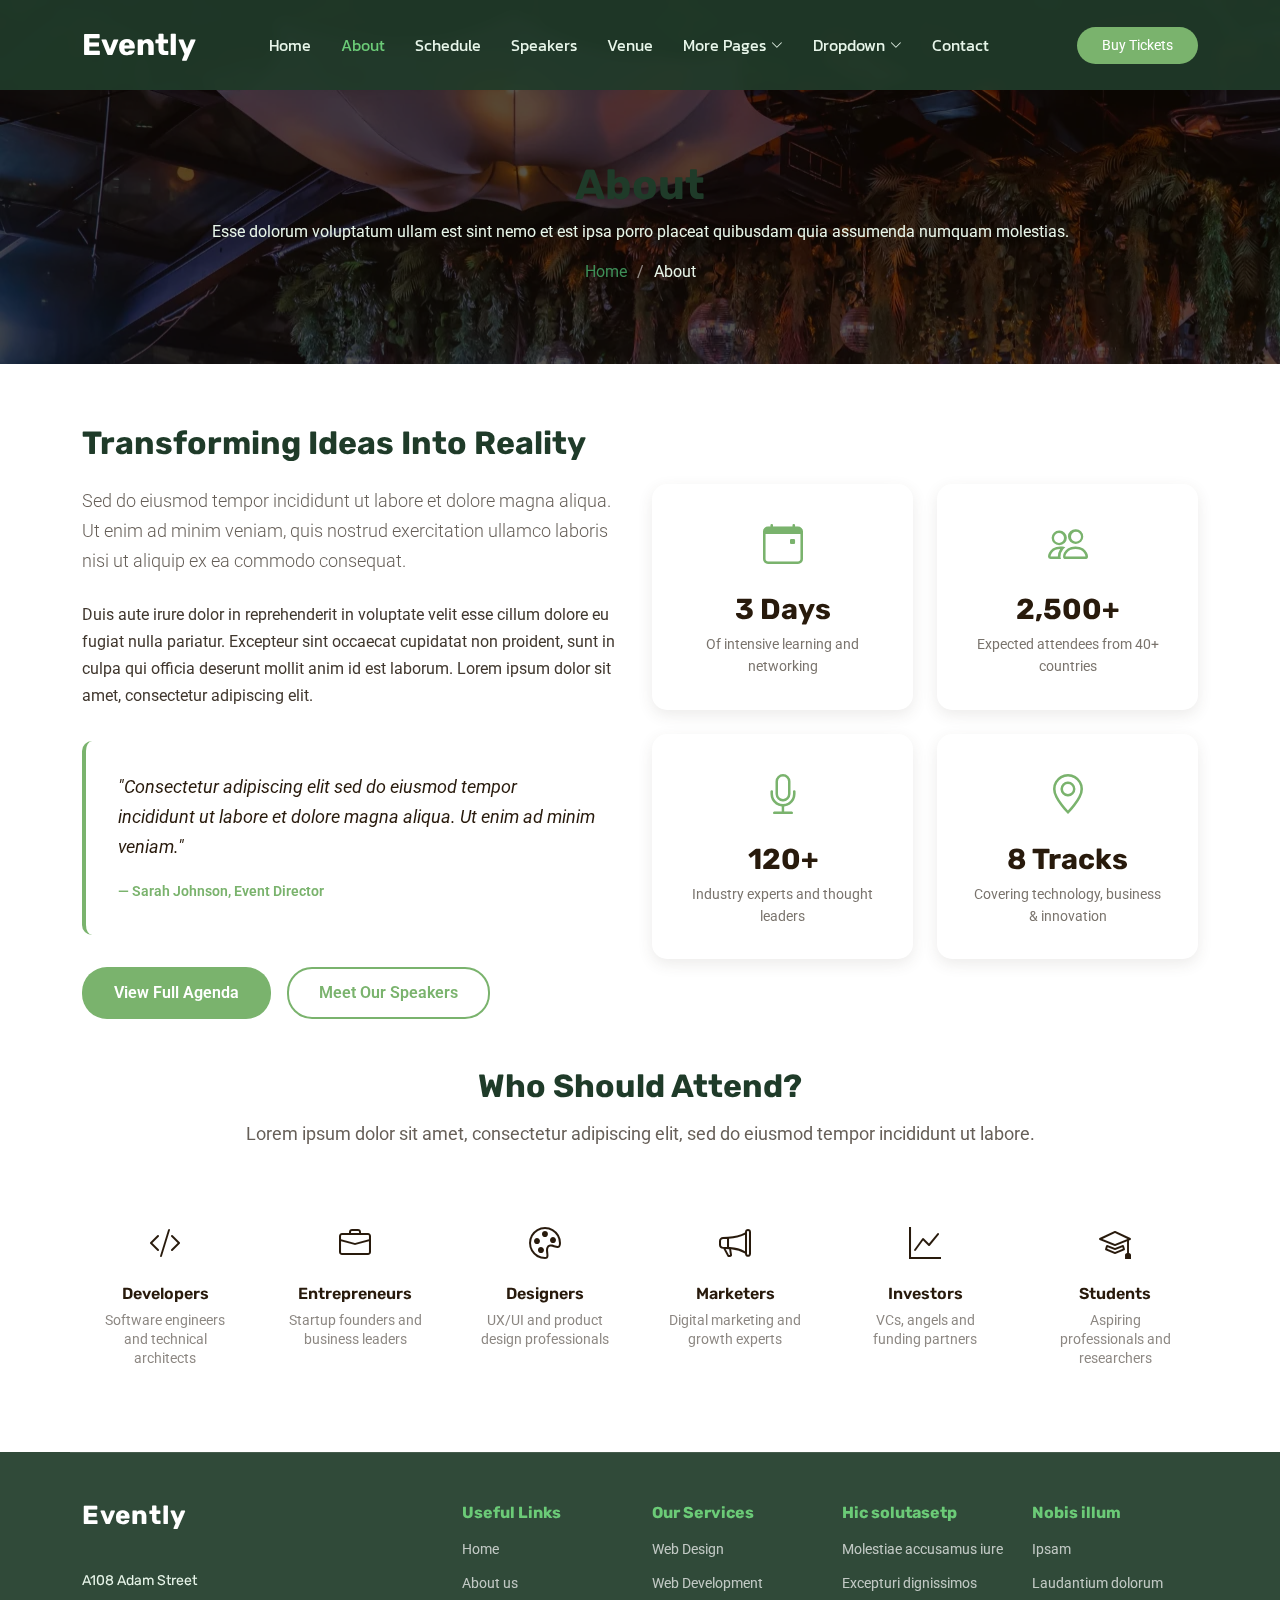
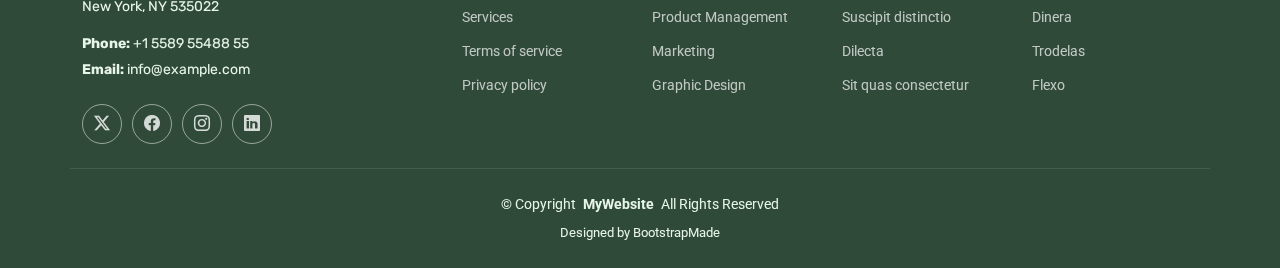
<file: about.html>
<!DOCTYPE html>
<html lang="en">

<head>
  <meta charset="utf-8">
  <meta content="width=device-width, initial-scale=1.0" name="viewport">
  <title>About - Evently Bootstrap Template</title>
  <meta name="description" content="">
  <meta name="keywords" content="">

  <!-- Favicons -->
  <link href="assets/img/favicon.png" rel="icon">
  <link href="assets/img/apple-touch-icon.png" rel="apple-touch-icon">

  <!-- Fonts -->
  <link href="https://fonts.googleapis.com" rel="preconnect">
  <link href="https://fonts.gstatic.com" rel="preconnect" crossorigin>
  <link href="https://fonts.googleapis.com/css2?family=Roboto:ital,wght@0,100;0,300;0,400;0,500;0,700;0,900;1,100;1,300;1,400;1,500;1,700;1,900&family=Rubik:ital,wght@0,300;0,400;0,500;0,600;0,700;0,800;0,900;1,300;1,400;1,500;1,600;1,700;1,800;1,900&family=Kanit:ital,wght@0,100;0,200;0,300;0,400;0,500;0,600;0,700;0,800;0,900;1,100;1,200;1,300;1,400;1,500;1,600;1,700;1,800;1,900&display=swap" rel="stylesheet">

  <!-- Vendor CSS Files -->
  <link href="assets/vendor/bootstrap/css/bootstrap.min.css" rel="stylesheet">
  <link href="assets/vendor/bootstrap-icons/bootstrap-icons.css" rel="stylesheet">
  <link href="assets/vendor/swiper/swiper-bundle.min.css" rel="stylesheet">
  <link href="assets/vendor/glightbox/css/glightbox.min.css" rel="stylesheet">

  <!-- Main CSS File -->
  <link href="assets/css/main.css" rel="stylesheet">

  <!-- =======================================================
  * Template Name: Evently
  * Template URL: https://bootstrapmade.com/evently-bootstrap-events-template/
  * Updated: Jul 19 2025 with Bootstrap v5.3.7
  * Author: BootstrapMade.com
  * License: https://bootstrapmade.com/license/
  ======================================================== -->
</head>

<body class="about-page">

  <header id="header" class="header d-flex align-items-center fixed-top">
    <div class="container-fluid container-xl position-relative d-flex align-items-center justify-content-between">

      <a href="index.html" class="logo d-flex align-items-center">
        <!-- Uncomment the line below if you also wish to use an image logo -->
        <!-- <img src="assets/img/logo.webp" alt=""> -->
        <h1 class="sitename">Evently</h1>
      </a>

      <nav id="navmenu" class="navmenu">
        <ul>
          <li><a href="index.html">Home</a></li>
          <li><a href="about.html" class="active">About</a></li>
          <li><a href="schedule.html">Schedule</a></li>
          <li><a href="speakers.html">Speakers</a></li>
          <li><a href="venue.html">Venue</a></li>
          <li class="dropdown"><a href="#"><span>More Pages</span> <i class="bi bi-chevron-down toggle-dropdown"></i></a>
            <ul>
              <li><a href="speaker-details.html">Speaker Details</a></li>
              <li><a href="tickets.html">Tickets</a></li>
              <li><a href="buy-tickets.html">Buy Tickets</a></li>
              <li><a href="gallery.html">Gallery</a></li>
              <li><a href="terms.html">Terms</a></li>
              <li><a href="privacy.html">Privacy</a></li>
              <li><a href="404.html">404</a></li>
            </ul>
          </li>
          <li class="dropdown"><a href="#"><span>Dropdown</span> <i class="bi bi-chevron-down toggle-dropdown"></i></a>
            <ul>
              <li><a href="#">Dropdown 1</a></li>
              <li class="dropdown"><a href="#"><span>Deep Dropdown</span> <i class="bi bi-chevron-down toggle-dropdown"></i></a>
                <ul>
                  <li><a href="#">Deep Dropdown 1</a></li>
                  <li><a href="#">Deep Dropdown 2</a></li>
                  <li><a href="#">Deep Dropdown 3</a></li>
                  <li><a href="#">Deep Dropdown 4</a></li>
                  <li><a href="#">Deep Dropdown 5</a></li>
                </ul>
              </li>
              <li><a href="#">Dropdown 2</a></li>
              <li><a href="#">Dropdown 3</a></li>
              <li><a href="#">Dropdown 4</a></li>
            </ul>
          </li>
          <li><a href="contact.html">Contact</a></li>
        </ul>
        <i class="mobile-nav-toggle d-xl-none bi bi-list"></i>
      </nav>

      <a class="btn-getstarted" href="buy-tickets.html">Buy Tickets</a>

    </div>
  </header>

  <main class="main">

    <!-- Page Title -->
    <div class="page-title dark-background" style="background-image: url(assets/img/events/showcase-9.webp);">
      <div class="container position-relative">
        <h1>About</h1>
        <p>Esse dolorum voluptatum ullam est sint nemo et est ipsa porro placeat quibusdam quia assumenda numquam molestias.</p>
        <nav class="breadcrumbs">
          <ol>
            <li><a href="index.html">Home</a></li>
            <li class="current">About</li>
          </ol>
        </nav>
      </div>
    </div><!-- End Page Title -->

    <!-- About Section -->
    <section id="about" class="about section">

      <div class="container">

        <div class="row gy-5 align-items-center">

          <div class="col-lg-6">
            <div class="content">
              <h3>Transforming Ideas Into Reality</h3>
              <p class="lead">Sed do eiusmod tempor incididunt ut labore et dolore magna aliqua. Ut enim ad minim veniam, quis nostrud exercitation ullamco laboris nisi ut aliquip ex ea commodo consequat.</p>

              <p>Duis aute irure dolor in reprehenderit in voluptate velit esse cillum dolore eu fugiat nulla pariatur. Excepteur sint occaecat cupidatat non proident, sunt in culpa qui officia deserunt mollit anim id est laborum. Lorem ipsum dolor sit amet, consectetur adipiscing elit.</p>

              <div class="quote-section">
                <blockquote>
                  <p>"Consectetur adipiscing elit sed do eiusmod tempor incididunt ut labore et dolore magna aliqua. Ut enim ad minim veniam."</p>
                  <cite>— Sarah Johnson, Event Director</cite>
                </blockquote>
              </div>

              <div class="cta-buttons">
                <a href="#" class="btn-primary">View Full Agenda</a>
                <a href="#" class="btn-secondary">Meet Our Speakers</a>
              </div>
            </div>
          </div>

          <div class="col-lg-6">
            <div class="stats-grid">

              <div class="stat-card">
                <div class="stat-icon">
                  <i class="bi bi-calendar-event"></i>
                </div>
                <div class="stat-content">
                  <h4>3 Days</h4>
                  <p>Of intensive learning and networking</p>
                </div>
              </div>

              <div class="stat-card">
                <div class="stat-icon">
                  <i class="bi bi-people"></i>
                </div>
                <div class="stat-content">
                  <h4>2,500+</h4>
                  <p>Expected attendees from 40+ countries</p>
                </div>
              </div>

              <div class="stat-card">
                <div class="stat-icon">
                  <i class="bi bi-mic"></i>
                </div>
                <div class="stat-content">
                  <h4>120+</h4>
                  <p>Industry experts and thought leaders</p>
                </div>
              </div>

              <div class="stat-card">
                <div class="stat-icon">
                  <i class="bi bi-geo-alt"></i>
                </div>
                <div class="stat-content">
                  <h4>8 Tracks</h4>
                  <p>Covering technology, business &amp; innovation</p>
                </div>
              </div>

            </div><!-- End Stats Grid -->
          </div>

        </div><!-- End Row -->

        <div class="row mt-5">
          <div class="col-12">
            <div class="audience-section">
              <h3>Who Should Attend?</h3>
              <p class="text-center">Lorem ipsum dolor sit amet, consectetur adipiscing elit, sed do eiusmod tempor incididunt ut labore.</p>

              <div class="row gy-4 mt-4">

                <div class="col-lg-2 col-md-4 col-6">
                  <div class="audience-item">
                    <div class="audience-icon">
                      <i class="bi bi-code-slash"></i>
                    </div>
                    <h5>Developers</h5>
                    <p>Software engineers and technical architects</p>
                  </div>
                </div>

                <div class="col-lg-2 col-md-4 col-6">
                  <div class="audience-item">
                    <div class="audience-icon">
                      <i class="bi bi-briefcase"></i>
                    </div>
                    <h5>Entrepreneurs</h5>
                    <p>Startup founders and business leaders</p>
                  </div>
                </div>

                <div class="col-lg-2 col-md-4 col-6">
                  <div class="audience-item">
                    <div class="audience-icon">
                      <i class="bi bi-palette"></i>
                    </div>
                    <h5>Designers</h5>
                    <p>UX/UI and product design professionals</p>
                  </div>
                </div>

                <div class="col-lg-2 col-md-4 col-6">
                  <div class="audience-item">
                    <div class="audience-icon">
                      <i class="bi bi-megaphone"></i>
                    </div>
                    <h5>Marketers</h5>
                    <p>Digital marketing and growth experts</p>
                  </div>
                </div>

                <div class="col-lg-2 col-md-4 col-6">
                  <div class="audience-item">
                    <div class="audience-icon">
                      <i class="bi bi-graph-up"></i>
                    </div>
                    <h5>Investors</h5>
                    <p>VCs, angels and funding partners</p>
                  </div>
                </div>

                <div class="col-lg-2 col-md-4 col-6">
                  <div class="audience-item">
                    <div class="audience-icon">
                      <i class="bi bi-mortarboard"></i>
                    </div>
                    <h5>Students</h5>
                    <p>Aspiring professionals and researchers</p>
                  </div>
                </div>

              </div><!-- End Audience Grid -->
            </div><!-- End Audience Section -->
          </div>
        </div><!-- End Row -->

      </div>

    </section><!-- /About Section -->

  </main>

  <footer id="footer" class="footer position-relative dark-background">

    <div class="container footer-top">
      <div class="row gy-4">
        <div class="col-lg-4 col-md-6 footer-about">
          <a href="index.html" class="logo d-flex align-items-center">
            <span class="sitename">Evently</span>
          </a>
          <div class="footer-contact pt-3">
            <p>A108 Adam Street</p>
            <p>New York, NY 535022</p>
            <p class="mt-3"><strong>Phone:</strong> <span>+1 5589 55488 55</span></p>
            <p><strong>Email:</strong> <span>info@example.com</span></p>
          </div>
          <div class="social-links d-flex mt-4">
            <a href=""><i class="bi bi-twitter-x"></i></a>
            <a href=""><i class="bi bi-facebook"></i></a>
            <a href=""><i class="bi bi-instagram"></i></a>
            <a href=""><i class="bi bi-linkedin"></i></a>
          </div>
        </div>

        <div class="col-lg-2 col-md-3 footer-links">
          <h4>Useful Links</h4>
          <ul>
            <li><a href="#">Home</a></li>
            <li><a href="#">About us</a></li>
            <li><a href="#">Services</a></li>
            <li><a href="#">Terms of service</a></li>
            <li><a href="#">Privacy policy</a></li>
          </ul>
        </div>

        <div class="col-lg-2 col-md-3 footer-links">
          <h4>Our Services</h4>
          <ul>
            <li><a href="#">Web Design</a></li>
            <li><a href="#">Web Development</a></li>
            <li><a href="#">Product Management</a></li>
            <li><a href="#">Marketing</a></li>
            <li><a href="#">Graphic Design</a></li>
          </ul>
        </div>

        <div class="col-lg-2 col-md-3 footer-links">
          <h4>Hic solutasetp</h4>
          <ul>
            <li><a href="#">Molestiae accusamus iure</a></li>
            <li><a href="#">Excepturi dignissimos</a></li>
            <li><a href="#">Suscipit distinctio</a></li>
            <li><a href="#">Dilecta</a></li>
            <li><a href="#">Sit quas consectetur</a></li>
          </ul>
        </div>

        <div class="col-lg-2 col-md-3 footer-links">
          <h4>Nobis illum</h4>
          <ul>
            <li><a href="#">Ipsam</a></li>
            <li><a href="#">Laudantium dolorum</a></li>
            <li><a href="#">Dinera</a></li>
            <li><a href="#">Trodelas</a></li>
            <li><a href="#">Flexo</a></li>
          </ul>
        </div>

      </div>
    </div>

    <div class="container copyright text-center mt-4">
      <p>© <span>Copyright</span> <strong class="px-1 sitename">MyWebsite</strong> <span>All Rights Reserved</span></p>
      <div class="credits">
        <!-- All the links in the footer should remain intact. -->
        <!-- You can delete the links only if you've purchased the pro version. -->
        <!-- Licensing information: https://bootstrapmade.com/license/ -->
        <!-- Purchase the pro version with working PHP/AJAX contact form: [buy-url] -->
        Designed by <a href="https://bootstrapmade.com/">BootstrapMade</a>
      </div>
    </div>

  </footer>

  <!-- Scroll Top -->
  <a href="#" id="scroll-top" class="scroll-top d-flex align-items-center justify-content-center"><i class="bi bi-arrow-up-short"></i></a>

  <!-- Preloader -->
  <div id="preloader"></div>

  <!-- Vendor JS Files -->
  <script src="assets/vendor/bootstrap/js/bootstrap.bundle.min.js"></script>
  <script src="assets/vendor/php-email-form/validate.js"></script>
  <script src="assets/vendor/purecounter/purecounter_vanilla.js"></script>
  <script src="assets/vendor/swiper/swiper-bundle.min.js"></script>
  <script src="assets/vendor/glightbox/js/glightbox.min.js"></script>

  <!-- Main JS File -->
  <script src="assets/js/main.js"></script>

</body>

</html>
</file>
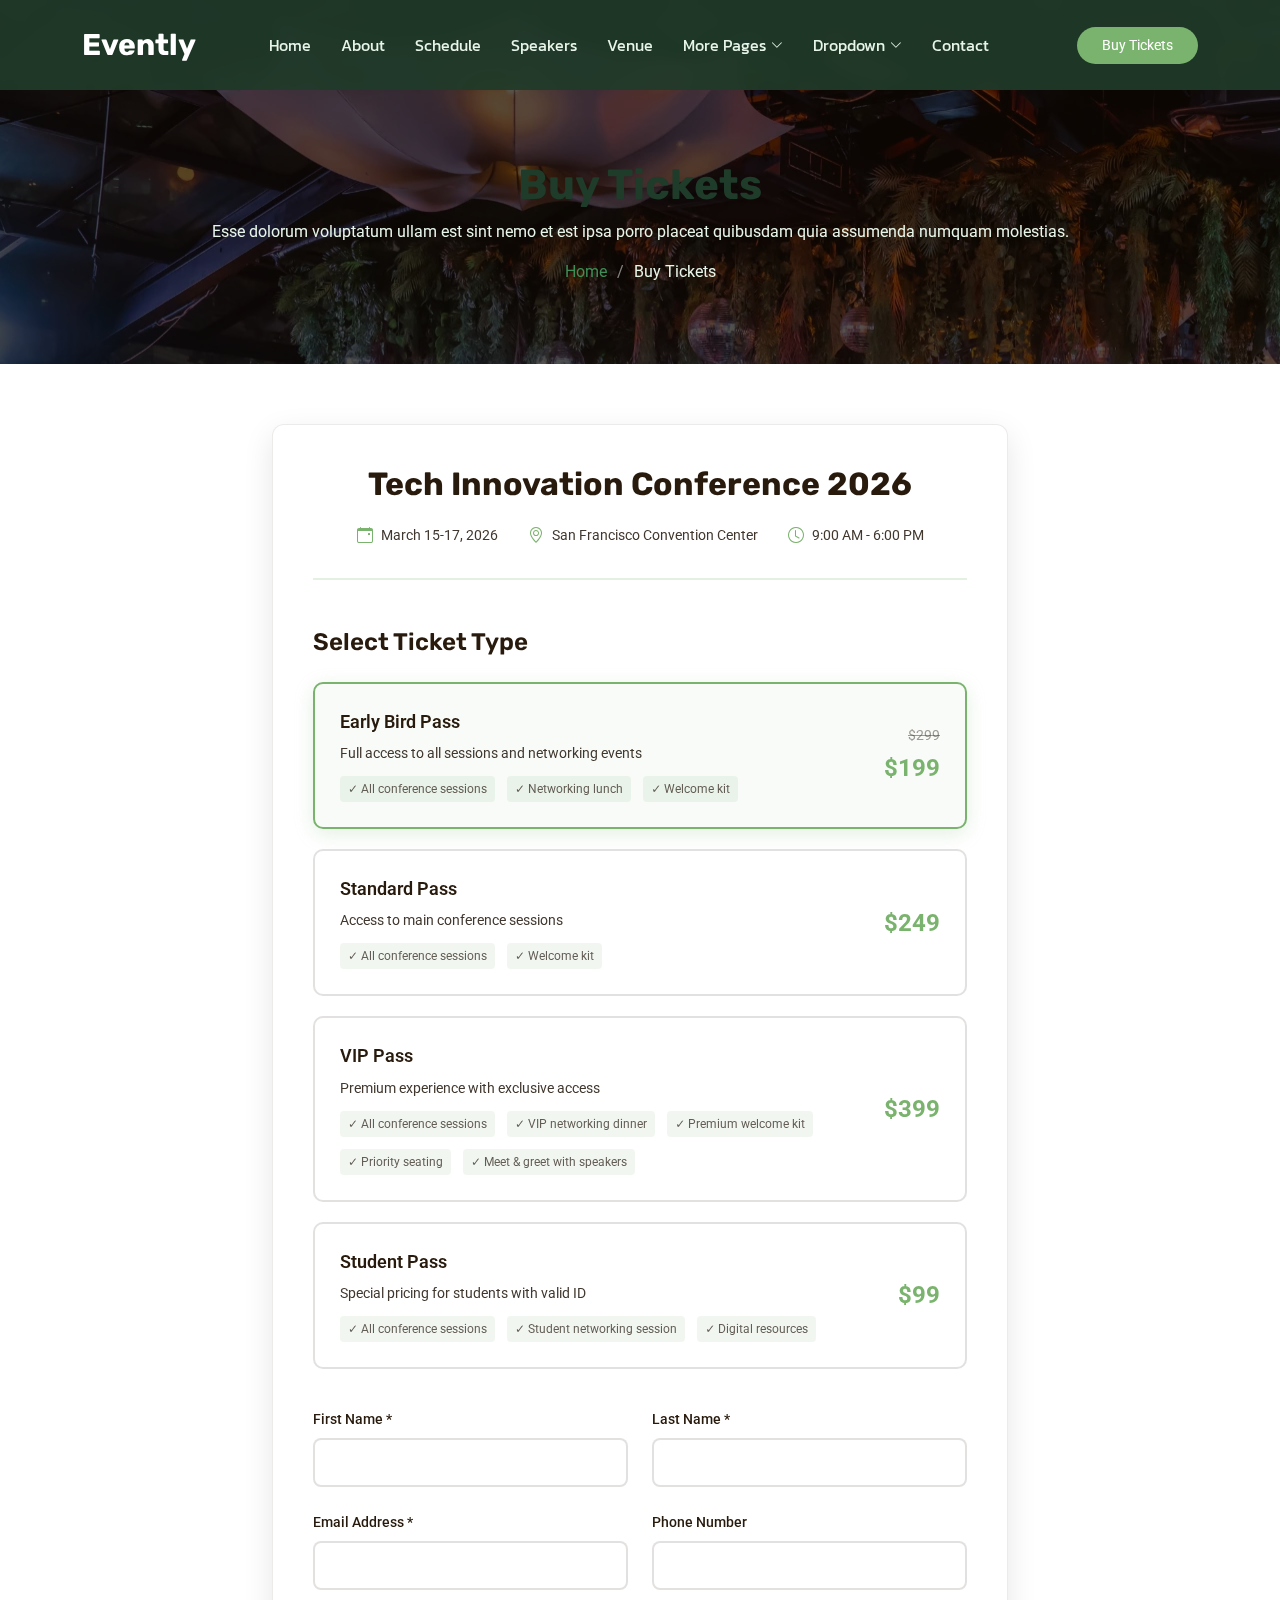
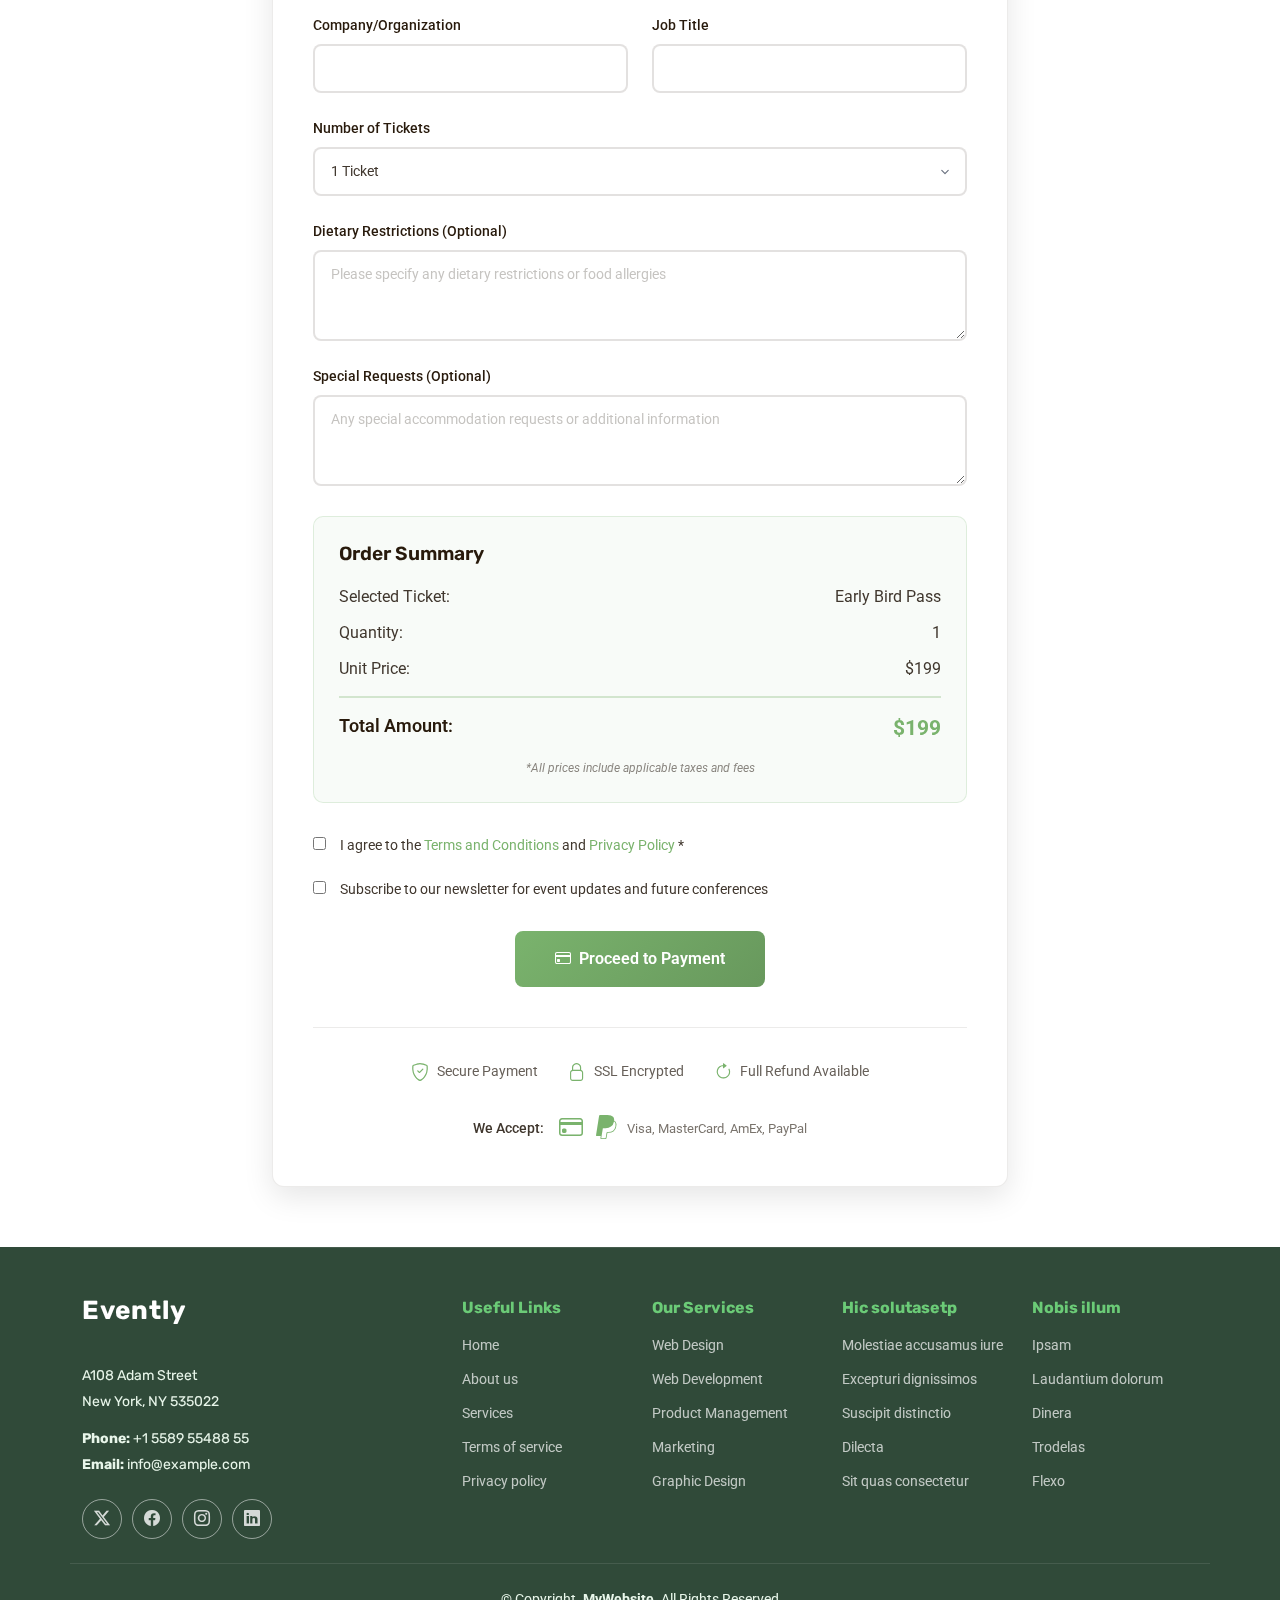
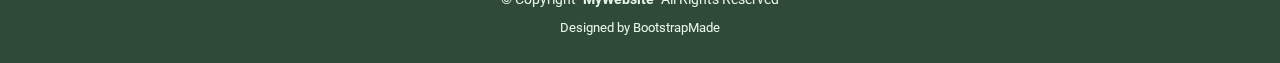
<file: buy-tickets.html>
<!DOCTYPE html>
<html lang="en">

<head>
  <meta charset="utf-8">
  <meta content="width=device-width, initial-scale=1.0" name="viewport">
  <title>Buy Tickets - Evently Bootstrap Template</title>
  <meta name="description" content="">
  <meta name="keywords" content="">

  <!-- Favicons -->
  <link href="assets/img/favicon.png" rel="icon">
  <link href="assets/img/apple-touch-icon.png" rel="apple-touch-icon">

  <!-- Fonts -->
  <link href="https://fonts.googleapis.com" rel="preconnect">
  <link href="https://fonts.gstatic.com" rel="preconnect" crossorigin>
  <link href="https://fonts.googleapis.com/css2?family=Roboto:ital,wght@0,100;0,300;0,400;0,500;0,700;0,900;1,100;1,300;1,400;1,500;1,700;1,900&family=Rubik:ital,wght@0,300;0,400;0,500;0,600;0,700;0,800;0,900;1,300;1,400;1,500;1,600;1,700;1,800;1,900&family=Kanit:ital,wght@0,100;0,200;0,300;0,400;0,500;0,600;0,700;0,800;0,900;1,100;1,200;1,300;1,400;1,500;1,600;1,700;1,800;1,900&display=swap" rel="stylesheet">

  <!-- Vendor CSS Files -->
  <link href="assets/vendor/bootstrap/css/bootstrap.min.css" rel="stylesheet">
  <link href="assets/vendor/bootstrap-icons/bootstrap-icons.css" rel="stylesheet">
  <link href="assets/vendor/swiper/swiper-bundle.min.css" rel="stylesheet">
  <link href="assets/vendor/glightbox/css/glightbox.min.css" rel="stylesheet">

  <!-- Main CSS File -->
  <link href="assets/css/main.css" rel="stylesheet">

  <!-- =======================================================
  * Template Name: Evently
  * Template URL: https://bootstrapmade.com/evently-bootstrap-events-template/
  * Updated: Jul 19 2025 with Bootstrap v5.3.7
  * Author: BootstrapMade.com
  * License: https://bootstrapmade.com/license/
  ======================================================== -->
</head>

<body class="buy-tickets-page">

  <header id="header" class="header d-flex align-items-center fixed-top">
    <div class="container-fluid container-xl position-relative d-flex align-items-center justify-content-between">

      <a href="index.html" class="logo d-flex align-items-center">
        <!-- Uncomment the line below if you also wish to use an image logo -->
        <!-- <img src="assets/img/logo.webp" alt=""> -->
        <h1 class="sitename">Evently</h1>
      </a>

      <nav id="navmenu" class="navmenu">
        <ul>
          <li><a href="index.html">Home</a></li>
          <li><a href="about.html">About</a></li>
          <li><a href="schedule.html">Schedule</a></li>
          <li><a href="speakers.html">Speakers</a></li>
          <li><a href="venue.html">Venue</a></li>
          <li class="dropdown"><a href="#"><span>More Pages</span> <i class="bi bi-chevron-down toggle-dropdown"></i></a>
            <ul>
              <li><a href="speaker-details.html">Speaker Details</a></li>
              <li><a href="tickets.html">Tickets</a></li>
              <li><a href="buy-tickets.html" class="active">Buy Tickets</a></li>
              <li><a href="gallery.html">Gallery</a></li>
              <li><a href="terms.html">Terms</a></li>
              <li><a href="privacy.html">Privacy</a></li>
              <li><a href="404.html">404</a></li>
            </ul>
          </li>
          <li class="dropdown"><a href="#"><span>Dropdown</span> <i class="bi bi-chevron-down toggle-dropdown"></i></a>
            <ul>
              <li><a href="#">Dropdown 1</a></li>
              <li class="dropdown"><a href="#"><span>Deep Dropdown</span> <i class="bi bi-chevron-down toggle-dropdown"></i></a>
                <ul>
                  <li><a href="#">Deep Dropdown 1</a></li>
                  <li><a href="#">Deep Dropdown 2</a></li>
                  <li><a href="#">Deep Dropdown 3</a></li>
                  <li><a href="#">Deep Dropdown 4</a></li>
                  <li><a href="#">Deep Dropdown 5</a></li>
                </ul>
              </li>
              <li><a href="#">Dropdown 2</a></li>
              <li><a href="#">Dropdown 3</a></li>
              <li><a href="#">Dropdown 4</a></li>
            </ul>
          </li>
          <li><a href="contact.html">Contact</a></li>
        </ul>
        <i class="mobile-nav-toggle d-xl-none bi bi-list"></i>
      </nav>

      <a class="btn-getstarted" href="buy-tickets.html">Buy Tickets</a>

    </div>
  </header>

  <main class="main">

    <!-- Page Title -->
    <div class="page-title dark-background" style="background-image: url(assets/img/events/showcase-9.webp);">
      <div class="container position-relative">
        <h1>Buy Tickets</h1>
        <p>Esse dolorum voluptatum ullam est sint nemo et est ipsa porro placeat quibusdam quia assumenda numquam molestias.</p>
        <nav class="breadcrumbs">
          <ol>
            <li><a href="index.html">Home</a></li>
            <li class="current">Buy Tickets</li>
          </ol>
        </nav>
      </div>
    </div><!-- End Page Title -->

    <!-- Buy Tickets Section -->
    <section id="buy-tickets" class="buy-tickets section">

      <div class="container">

        <div class="row justify-content-center">
          <div class="col-lg-8">

            <div class="ticket-form-wrapper">
              <div class="event-info mb-5">
                <h3>Tech Innovation Conference 2026</h3>
                <div class="event-details">
                  <div class="event-meta">
                    <span><i class="bi bi-calendar-event"></i> March 15-17, 2026</span>
                    <span><i class="bi bi-geo-alt"></i> San Francisco Convention Center</span>
                    <span><i class="bi bi-clock"></i> 9:00 AM - 6:00 PM</span>
                  </div>
                </div>
              </div>

              <div class="ticket-types">
                <h4>Select Ticket Type</h4>

                <div class="ticket-option">
                  <input type="radio" id="early-bird" name="ticket_type" value="early-bird" checked="">
                  <label for="early-bird" class="ticket-label">
                    <div class="ticket-info">
                      <div class="ticket-name">Early Bird Pass</div>
                      <div class="ticket-description">Full access to all sessions and networking events</div>
                      <div class="ticket-benefits">
                        <span>✓ All conference sessions</span>
                        <span>✓ Networking lunch</span>
                        <span>✓ Welcome kit</span>
                      </div>
                    </div>
                    <div class="ticket-price">
                      <span class="original-price">$299</span>
                      <span class="current-price">$199</span>
                    </div>
                  </label>
                </div>

                <div class="ticket-option">
                  <input type="radio" id="standard" name="ticket_type" value="standard">
                  <label for="standard" class="ticket-label">
                    <div class="ticket-info">
                      <div class="ticket-name">Standard Pass</div>
                      <div class="ticket-description">Access to main conference sessions</div>
                      <div class="ticket-benefits">
                        <span>✓ All conference sessions</span>
                        <span>✓ Welcome kit</span>
                      </div>
                    </div>
                    <div class="ticket-price">
                      <span class="current-price">$249</span>
                    </div>
                  </label>
                </div>

                <div class="ticket-option">
                  <input type="radio" id="vip" name="ticket_type" value="vip">
                  <label for="vip" class="ticket-label">
                    <div class="ticket-info">
                      <div class="ticket-name">VIP Pass</div>
                      <div class="ticket-description">Premium experience with exclusive access</div>
                      <div class="ticket-benefits">
                        <span>✓ All conference sessions</span>
                        <span>✓ VIP networking dinner</span>
                        <span>✓ Premium welcome kit</span>
                        <span>✓ Priority seating</span>
                        <span>✓ Meet &amp; greet with speakers</span>
                      </div>
                    </div>
                    <div class="ticket-price">
                      <span class="current-price">$399</span>
                    </div>
                  </label>
                </div>

                <div class="ticket-option">
                  <input type="radio" id="student" name="ticket_type" value="student">
                  <label for="student" class="ticket-label">
                    <div class="ticket-info">
                      <div class="ticket-name">Student Pass</div>
                      <div class="ticket-description">Special pricing for students with valid ID</div>
                      <div class="ticket-benefits">
                        <span>✓ All conference sessions</span>
                        <span>✓ Student networking session</span>
                        <span>✓ Digital resources</span>
                      </div>
                    </div>
                    <div class="ticket-price">
                      <span class="current-price">$99</span>
                    </div>
                  </label>
                </div>
              </div>

              <form action="forms/buy-tickets.php" method="post" class="php-email-form ticket-form">

                <div class="row">
                  <div class="col-md-6">
                    <div class="form-group">
                      <label for="first_name">First Name *</label>
                      <input type="text" name="first_name" id="first_name" class="form-control" required="">
                    </div>
                  </div>
                  <div class="col-md-6">
                    <div class="form-group">
                      <label for="last_name">Last Name *</label>
                      <input type="text" name="last_name" id="last_name" class="form-control" required="">
                    </div>
                  </div>
                </div>

                <div class="row">
                  <div class="col-md-6">
                    <div class="form-group">
                      <label for="email">Email Address *</label>
                      <input type="email" name="email" id="email" class="form-control" required="">
                    </div>
                  </div>
                  <div class="col-md-6">
                    <div class="form-group">
                      <label for="phone">Phone Number</label>
                      <input type="tel" name="phone" id="phone" class="form-control">
                    </div>
                  </div>
                </div>

                <div class="row">
                  <div class="col-md-6">
                    <div class="form-group">
                      <label for="company">Company/Organization</label>
                      <input type="text" name="company" id="company" class="form-control">
                    </div>
                  </div>
                  <div class="col-md-6">
                    <div class="form-group">
                      <label for="job_title">Job Title</label>
                      <input type="text" name="job_title" id="job_title" class="form-control">
                    </div>
                  </div>
                </div>

                <div class="form-group">
                  <label for="quantity">Number of Tickets</label>
                  <select name="quantity" id="quantity" class="form-control" required="">
                    <option value="1">1 Ticket</option>
                    <option value="2">2 Tickets</option>
                    <option value="3">3 Tickets</option>
                    <option value="4">4 Tickets</option>
                    <option value="5">5 Tickets</option>
                    <option value="more">More than 5 (Contact us)</option>
                  </select>
                </div>

                <div class="form-group">
                  <label for="dietary">Dietary Restrictions (Optional)</label>
                  <textarea name="dietary" id="dietary" rows="3" class="form-control" placeholder="Please specify any dietary restrictions or food allergies"></textarea>
                </div>

                <div class="form-group">
                  <label for="special_requests">Special Requests (Optional)</label>
                  <textarea name="special_requests" id="special_requests" rows="3" class="form-control" placeholder="Any special accommodation requests or additional information"></textarea>
                </div>

                <div class="pricing-summary">
                  <h5>Order Summary</h5>
                  <div class="summary-row">
                    <span>Selected Ticket:</span>
                    <span class="ticket-name-display">Early Bird Pass</span>
                  </div>
                  <div class="summary-row">
                    <span>Quantity:</span>
                    <span class="quantity-display">1</span>
                  </div>
                  <div class="summary-row">
                    <span>Unit Price:</span>
                    <span class="unit-price-display">$199</span>
                  </div>
                  <div class="summary-row total">
                    <span>Total Amount:</span>
                    <span class="total-price">$199</span>
                  </div>
                  <div class="tax-note">*All prices include applicable taxes and fees</div>
                </div>

                <div class="terms-checkbox">
                  <input type="checkbox" id="terms" name="terms" required="">
                  <label for="terms">I agree to the <a href="#" target="_blank">Terms and Conditions</a> and <a href="#" target="_blank">Privacy Policy</a> *</label>
                </div>

                <div class="newsletter-checkbox">
                  <input type="checkbox" id="newsletter" name="newsletter">
                  <label for="newsletter">Subscribe to our newsletter for event updates and future conferences</label>
                </div>

                <div class="loading">Loading</div>
                <div class="error-message"></div>
                <div class="sent-message">Your ticket booking request has been submitted. You will receive a confirmation email shortly!</div>

                <div class="form-submit">
                  <button type="submit" class="btn-submit">
                    <i class="bi bi-credit-card me-2"></i>
                    Proceed to Payment
                  </button>
                </div>

              </form>

              <div class="security-info">
                <div class="security-badges">
                  <div class="badge-item">
                    <i class="bi bi-shield-check"></i>
                    <span>Secure Payment</span>
                  </div>
                  <div class="badge-item">
                    <i class="bi bi-lock"></i>
                    <span>SSL Encrypted</span>
                  </div>
                  <div class="badge-item">
                    <i class="bi bi-arrow-clockwise"></i>
                    <span>Full Refund Available</span>
                  </div>
                </div>
                <div class="payment-methods">
                  <span class="payment-label">We Accept:</span>
                  <div class="payment-icons">
                    <i class="bi bi-credit-card"></i>
                    <i class="bi bi-paypal"></i>
                    <span class="payment-text">Visa, MasterCard, AmEx, PayPal</span>
                  </div>
                </div>
              </div>

            </div>

          </div>
        </div>

      </div>

    </section><!-- /Buy Tickets Section -->

  </main>

  <footer id="footer" class="footer position-relative dark-background">

    <div class="container footer-top">
      <div class="row gy-4">
        <div class="col-lg-4 col-md-6 footer-about">
          <a href="index.html" class="logo d-flex align-items-center">
            <span class="sitename">Evently</span>
          </a>
          <div class="footer-contact pt-3">
            <p>A108 Adam Street</p>
            <p>New York, NY 535022</p>
            <p class="mt-3"><strong>Phone:</strong> <span>+1 5589 55488 55</span></p>
            <p><strong>Email:</strong> <span>info@example.com</span></p>
          </div>
          <div class="social-links d-flex mt-4">
            <a href=""><i class="bi bi-twitter-x"></i></a>
            <a href=""><i class="bi bi-facebook"></i></a>
            <a href=""><i class="bi bi-instagram"></i></a>
            <a href=""><i class="bi bi-linkedin"></i></a>
          </div>
        </div>

        <div class="col-lg-2 col-md-3 footer-links">
          <h4>Useful Links</h4>
          <ul>
            <li><a href="#">Home</a></li>
            <li><a href="#">About us</a></li>
            <li><a href="#">Services</a></li>
            <li><a href="#">Terms of service</a></li>
            <li><a href="#">Privacy policy</a></li>
          </ul>
        </div>

        <div class="col-lg-2 col-md-3 footer-links">
          <h4>Our Services</h4>
          <ul>
            <li><a href="#">Web Design</a></li>
            <li><a href="#">Web Development</a></li>
            <li><a href="#">Product Management</a></li>
            <li><a href="#">Marketing</a></li>
            <li><a href="#">Graphic Design</a></li>
          </ul>
        </div>

        <div class="col-lg-2 col-md-3 footer-links">
          <h4>Hic solutasetp</h4>
          <ul>
            <li><a href="#">Molestiae accusamus iure</a></li>
            <li><a href="#">Excepturi dignissimos</a></li>
            <li><a href="#">Suscipit distinctio</a></li>
            <li><a href="#">Dilecta</a></li>
            <li><a href="#">Sit quas consectetur</a></li>
          </ul>
        </div>

        <div class="col-lg-2 col-md-3 footer-links">
          <h4>Nobis illum</h4>
          <ul>
            <li><a href="#">Ipsam</a></li>
            <li><a href="#">Laudantium dolorum</a></li>
            <li><a href="#">Dinera</a></li>
            <li><a href="#">Trodelas</a></li>
            <li><a href="#">Flexo</a></li>
          </ul>
        </div>

      </div>
    </div>

    <div class="container copyright text-center mt-4">
      <p>© <span>Copyright</span> <strong class="px-1 sitename">MyWebsite</strong> <span>All Rights Reserved</span></p>
      <div class="credits">
        <!-- All the links in the footer should remain intact. -->
        <!-- You can delete the links only if you've purchased the pro version. -->
        <!-- Licensing information: https://bootstrapmade.com/license/ -->
        <!-- Purchase the pro version with working PHP/AJAX contact form: [buy-url] -->
        Designed by <a href="https://bootstrapmade.com/">BootstrapMade</a>
      </div>
    </div>

  </footer>

  <!-- Scroll Top -->
  <a href="#" id="scroll-top" class="scroll-top d-flex align-items-center justify-content-center"><i class="bi bi-arrow-up-short"></i></a>

  <!-- Preloader -->
  <div id="preloader"></div>

  <!-- Vendor JS Files -->
  <script src="assets/vendor/bootstrap/js/bootstrap.bundle.min.js"></script>
  <script src="assets/vendor/php-email-form/validate.js"></script>
  <script src="assets/vendor/purecounter/purecounter_vanilla.js"></script>
  <script src="assets/vendor/swiper/swiper-bundle.min.js"></script>
  <script src="assets/vendor/glightbox/js/glightbox.min.js"></script>

  <!-- Main JS File -->
  <script src="assets/js/main.js"></script>

</body>

</html>
</file>
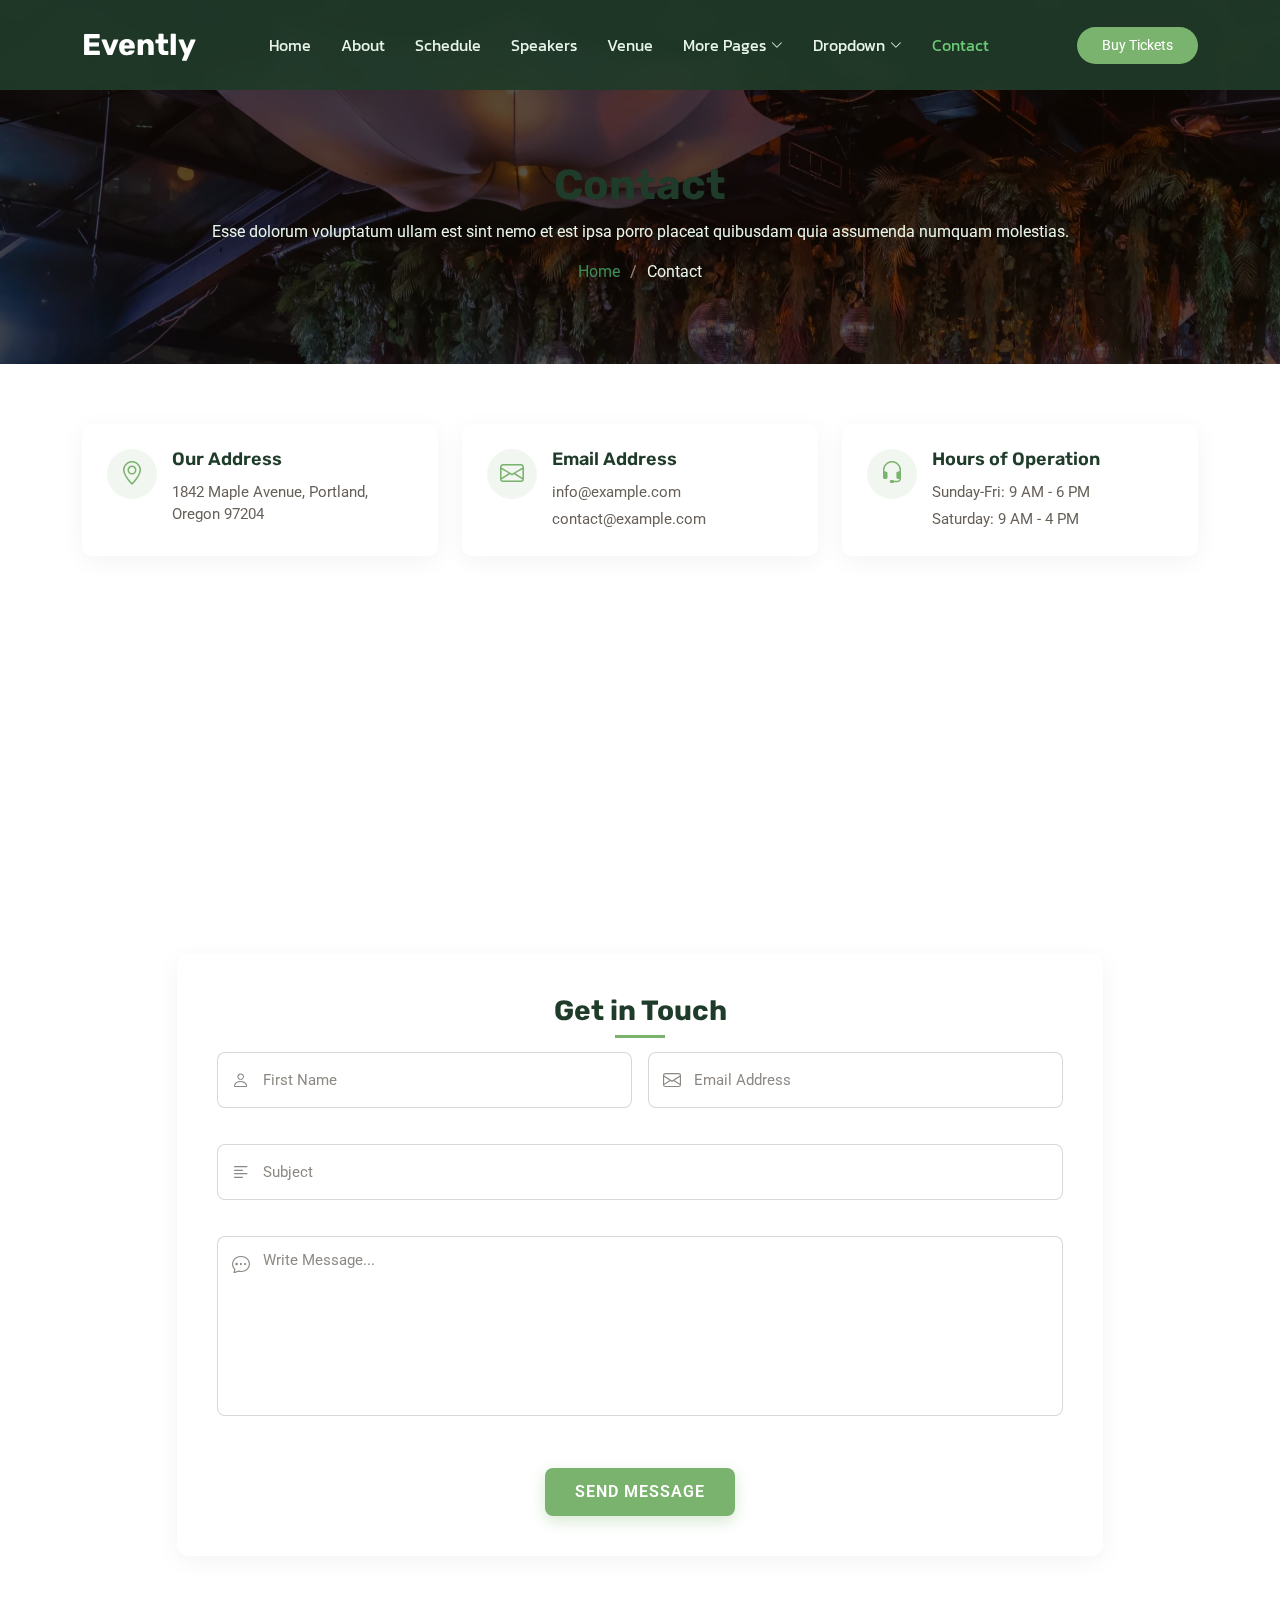
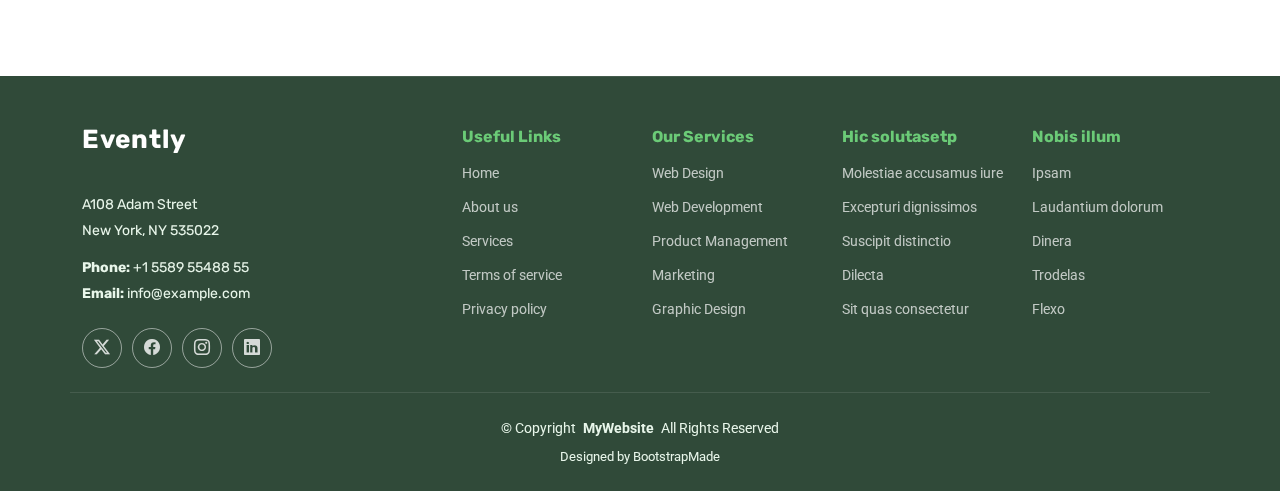
<file: contact.html>
<!DOCTYPE html>
<html lang="en">

<head>
  <meta charset="utf-8">
  <meta content="width=device-width, initial-scale=1.0" name="viewport">
  <title>Contact - Evently Bootstrap Template</title>
  <meta name="description" content="">
  <meta name="keywords" content="">

  <!-- Favicons -->
  <link href="assets/img/favicon.png" rel="icon">
  <link href="assets/img/apple-touch-icon.png" rel="apple-touch-icon">

  <!-- Fonts -->
  <link href="https://fonts.googleapis.com" rel="preconnect">
  <link href="https://fonts.gstatic.com" rel="preconnect" crossorigin>
  <link href="https://fonts.googleapis.com/css2?family=Roboto:ital,wght@0,100;0,300;0,400;0,500;0,700;0,900;1,100;1,300;1,400;1,500;1,700;1,900&family=Rubik:ital,wght@0,300;0,400;0,500;0,600;0,700;0,800;0,900;1,300;1,400;1,500;1,600;1,700;1,800;1,900&family=Kanit:ital,wght@0,100;0,200;0,300;0,400;0,500;0,600;0,700;0,800;0,900;1,100;1,200;1,300;1,400;1,500;1,600;1,700;1,800;1,900&display=swap" rel="stylesheet">

  <!-- Vendor CSS Files -->
  <link href="assets/vendor/bootstrap/css/bootstrap.min.css" rel="stylesheet">
  <link href="assets/vendor/bootstrap-icons/bootstrap-icons.css" rel="stylesheet">
  <link href="assets/vendor/swiper/swiper-bundle.min.css" rel="stylesheet">
  <link href="assets/vendor/glightbox/css/glightbox.min.css" rel="stylesheet">

  <!-- Main CSS File -->
  <link href="assets/css/main.css" rel="stylesheet">

  <!-- =======================================================
  * Template Name: Evently
  * Template URL: https://bootstrapmade.com/evently-bootstrap-events-template/
  * Updated: Jul 19 2025 with Bootstrap v5.3.7
  * Author: BootstrapMade.com
  * License: https://bootstrapmade.com/license/
  ======================================================== -->
</head>

<body class="contact-page">

  <header id="header" class="header d-flex align-items-center fixed-top">
    <div class="container-fluid container-xl position-relative d-flex align-items-center justify-content-between">

      <a href="index.html" class="logo d-flex align-items-center">
        <!-- Uncomment the line below if you also wish to use an image logo -->
        <!-- <img src="assets/img/logo.webp" alt=""> -->
        <h1 class="sitename">Evently</h1>
      </a>

      <nav id="navmenu" class="navmenu">
        <ul>
          <li><a href="index.html">Home</a></li>
          <li><a href="about.html">About</a></li>
          <li><a href="schedule.html">Schedule</a></li>
          <li><a href="speakers.html">Speakers</a></li>
          <li><a href="venue.html">Venue</a></li>
          <li class="dropdown"><a href="#"><span>More Pages</span> <i class="bi bi-chevron-down toggle-dropdown"></i></a>
            <ul>
              <li><a href="speaker-details.html">Speaker Details</a></li>
              <li><a href="tickets.html">Tickets</a></li>
              <li><a href="buy-tickets.html">Buy Tickets</a></li>
              <li><a href="gallery.html">Gallery</a></li>
              <li><a href="terms.html">Terms</a></li>
              <li><a href="privacy.html">Privacy</a></li>
              <li><a href="404.html">404</a></li>
            </ul>
          </li>
          <li class="dropdown"><a href="#"><span>Dropdown</span> <i class="bi bi-chevron-down toggle-dropdown"></i></a>
            <ul>
              <li><a href="#">Dropdown 1</a></li>
              <li class="dropdown"><a href="#"><span>Deep Dropdown</span> <i class="bi bi-chevron-down toggle-dropdown"></i></a>
                <ul>
                  <li><a href="#">Deep Dropdown 1</a></li>
                  <li><a href="#">Deep Dropdown 2</a></li>
                  <li><a href="#">Deep Dropdown 3</a></li>
                  <li><a href="#">Deep Dropdown 4</a></li>
                  <li><a href="#">Deep Dropdown 5</a></li>
                </ul>
              </li>
              <li><a href="#">Dropdown 2</a></li>
              <li><a href="#">Dropdown 3</a></li>
              <li><a href="#">Dropdown 4</a></li>
            </ul>
          </li>
          <li><a href="contact.html" class="active">Contact</a></li>
        </ul>
        <i class="mobile-nav-toggle d-xl-none bi bi-list"></i>
      </nav>

      <a class="btn-getstarted" href="buy-tickets.html">Buy Tickets</a>

    </div>
  </header>

  <main class="main">

    <!-- Page Title -->
    <div class="page-title dark-background" style="background-image: url(assets/img/events/showcase-9.webp);">
      <div class="container position-relative">
        <h1>Contact</h1>
        <p>Esse dolorum voluptatum ullam est sint nemo et est ipsa porro placeat quibusdam quia assumenda numquam molestias.</p>
        <nav class="breadcrumbs">
          <ol>
            <li><a href="index.html">Home</a></li>
            <li class="current">Contact</li>
          </ol>
        </nav>
      </div>
    </div><!-- End Page Title -->

    <!-- Contact Section -->
    <section id="contact" class="contact section">

      <div class="container">

        <!-- Contact Info Boxes -->
        <div class="row gy-4 mb-5">
          <div class="col-lg-4">
            <div class="contact-info-box">
              <div class="icon-box">
                <i class="bi bi-geo-alt"></i>
              </div>
              <div class="info-content">
                <h4>Our Address</h4>
                <p>1842 Maple Avenue, Portland, Oregon 97204</p>
              </div>
            </div>
          </div>

          <div class="col-lg-4">
            <div class="contact-info-box">
              <div class="icon-box">
                <i class="bi bi-envelope"></i>
              </div>
              <div class="info-content">
                <h4>Email Address</h4>
                <p>info@example.com</p>
                <p>contact@example.com</p>
              </div>
            </div>
          </div>

          <div class="col-lg-4">
            <div class="contact-info-box">
              <div class="icon-box">
                <i class="bi bi-headset"></i>
              </div>
              <div class="info-content">
                <h4>Hours of Operation</h4>
                <p>Sunday-Fri: 9 AM - 6 PM</p>
                <p>Saturday: 9 AM - 4 PM</p>
              </div>
            </div>
          </div>
        </div>

      </div>

      <!-- Google Maps (Full Width) -->
      <div class="map-section">
        <iframe src="https://www.google.com/maps/embed?pb=!1m14!1m8!1m3!1d48389.78314118045!2d-74.006138!3d40.710059!3m2!1i1024!2i768!4f13.1!3m3!1m2!1s0x89c25a22a3bda30d%3A0xb89d1fe6bc499443!2sDowntown%20Conference%20Center!5e0!3m2!1sen!2sus!4v1676961268712!5m2!1sen!2sus" width="100%" height="500" style="border:0;" allowfullscreen="" loading="lazy" referrerpolicy="no-referrer-when-downgrade"></iframe>
      </div>

      <!-- Contact Form Section (Overlapping) -->
      <div class="container form-container-overlap">
        <div class="row justify-content-center">
          <div class="col-lg-10">
            <div class="contact-form-wrapper">
              <h2 class="text-center mb-4">Get in Touch</h2>

              <form action="forms/contact.php" method="post" class="php-email-form">
                <div class="row g-3">
                  <div class="col-md-6">
                    <div class="form-group">
                      <div class="input-with-icon">
                        <i class="bi bi-person"></i>
                        <input type="text" class="form-control" name="name" placeholder="First Name" required="">
                      </div>
                    </div>
                  </div>

                  <div class="col-md-6">
                    <div class="form-group">
                      <div class="input-with-icon">
                        <i class="bi bi-envelope"></i>
                        <input type="email" class="form-control" name="email" placeholder="Email Address" required="">
                      </div>
                    </div>
                  </div>

                  <div class="col-md-12">
                    <div class="form-group">
                      <div class="input-with-icon">
                        <i class="bi bi-text-left"></i>
                        <input type="text" class="form-control" name="subject" placeholder="Subject" required="">
                      </div>
                    </div>
                  </div>

                  <div class="col-12">
                    <div class="form-group">
                      <div class="input-with-icon">
                        <i class="bi bi-chat-dots message-icon"></i>
                        <textarea class="form-control" name="message" placeholder="Write Message..." style="height: 180px" required=""></textarea>
                      </div>
                    </div>
                  </div>

                  <div class="col-12">
                    <div class="loading">Loading</div>
                    <div class="error-message"></div>
                    <div class="sent-message">Your message has been sent. Thank you!</div>
                  </div>

                  <div class="col-12 text-center">
                    <button type="submit" class="btn btn-primary btn-submit">SEND MESSAGE</button>
                  </div>
                </div>
              </form>
            </div>
          </div>
        </div>

      </div>

    </section><!-- /Contact Section -->

  </main>

  <footer id="footer" class="footer position-relative dark-background">

    <div class="container footer-top">
      <div class="row gy-4">
        <div class="col-lg-4 col-md-6 footer-about">
          <a href="index.html" class="logo d-flex align-items-center">
            <span class="sitename">Evently</span>
          </a>
          <div class="footer-contact pt-3">
            <p>A108 Adam Street</p>
            <p>New York, NY 535022</p>
            <p class="mt-3"><strong>Phone:</strong> <span>+1 5589 55488 55</span></p>
            <p><strong>Email:</strong> <span>info@example.com</span></p>
          </div>
          <div class="social-links d-flex mt-4">
            <a href=""><i class="bi bi-twitter-x"></i></a>
            <a href=""><i class="bi bi-facebook"></i></a>
            <a href=""><i class="bi bi-instagram"></i></a>
            <a href=""><i class="bi bi-linkedin"></i></a>
          </div>
        </div>

        <div class="col-lg-2 col-md-3 footer-links">
          <h4>Useful Links</h4>
          <ul>
            <li><a href="#">Home</a></li>
            <li><a href="#">About us</a></li>
            <li><a href="#">Services</a></li>
            <li><a href="#">Terms of service</a></li>
            <li><a href="#">Privacy policy</a></li>
          </ul>
        </div>

        <div class="col-lg-2 col-md-3 footer-links">
          <h4>Our Services</h4>
          <ul>
            <li><a href="#">Web Design</a></li>
            <li><a href="#">Web Development</a></li>
            <li><a href="#">Product Management</a></li>
            <li><a href="#">Marketing</a></li>
            <li><a href="#">Graphic Design</a></li>
          </ul>
        </div>

        <div class="col-lg-2 col-md-3 footer-links">
          <h4>Hic solutasetp</h4>
          <ul>
            <li><a href="#">Molestiae accusamus iure</a></li>
            <li><a href="#">Excepturi dignissimos</a></li>
            <li><a href="#">Suscipit distinctio</a></li>
            <li><a href="#">Dilecta</a></li>
            <li><a href="#">Sit quas consectetur</a></li>
          </ul>
        </div>

        <div class="col-lg-2 col-md-3 footer-links">
          <h4>Nobis illum</h4>
          <ul>
            <li><a href="#">Ipsam</a></li>
            <li><a href="#">Laudantium dolorum</a></li>
            <li><a href="#">Dinera</a></li>
            <li><a href="#">Trodelas</a></li>
            <li><a href="#">Flexo</a></li>
          </ul>
        </div>

      </div>
    </div>

    <div class="container copyright text-center mt-4">
      <p>© <span>Copyright</span> <strong class="px-1 sitename">MyWebsite</strong> <span>All Rights Reserved</span></p>
      <div class="credits">
        <!-- All the links in the footer should remain intact. -->
        <!-- You can delete the links only if you've purchased the pro version. -->
        <!-- Licensing information: https://bootstrapmade.com/license/ -->
        <!-- Purchase the pro version with working PHP/AJAX contact form: [buy-url] -->
        Designed by <a href="https://bootstrapmade.com/">BootstrapMade</a>
      </div>
    </div>

  </footer>

  <!-- Scroll Top -->
  <a href="#" id="scroll-top" class="scroll-top d-flex align-items-center justify-content-center"><i class="bi bi-arrow-up-short"></i></a>

  <!-- Preloader -->
  <div id="preloader"></div>

  <!-- Vendor JS Files -->
  <script src="assets/vendor/bootstrap/js/bootstrap.bundle.min.js"></script>
  <script src="assets/vendor/php-email-form/validate.js"></script>
  <script src="assets/vendor/purecounter/purecounter_vanilla.js"></script>
  <script src="assets/vendor/swiper/swiper-bundle.min.js"></script>
  <script src="assets/vendor/glightbox/js/glightbox.min.js"></script>

  <!-- Main JS File -->
  <script src="assets/js/main.js"></script>

</body>

</html>
</file>
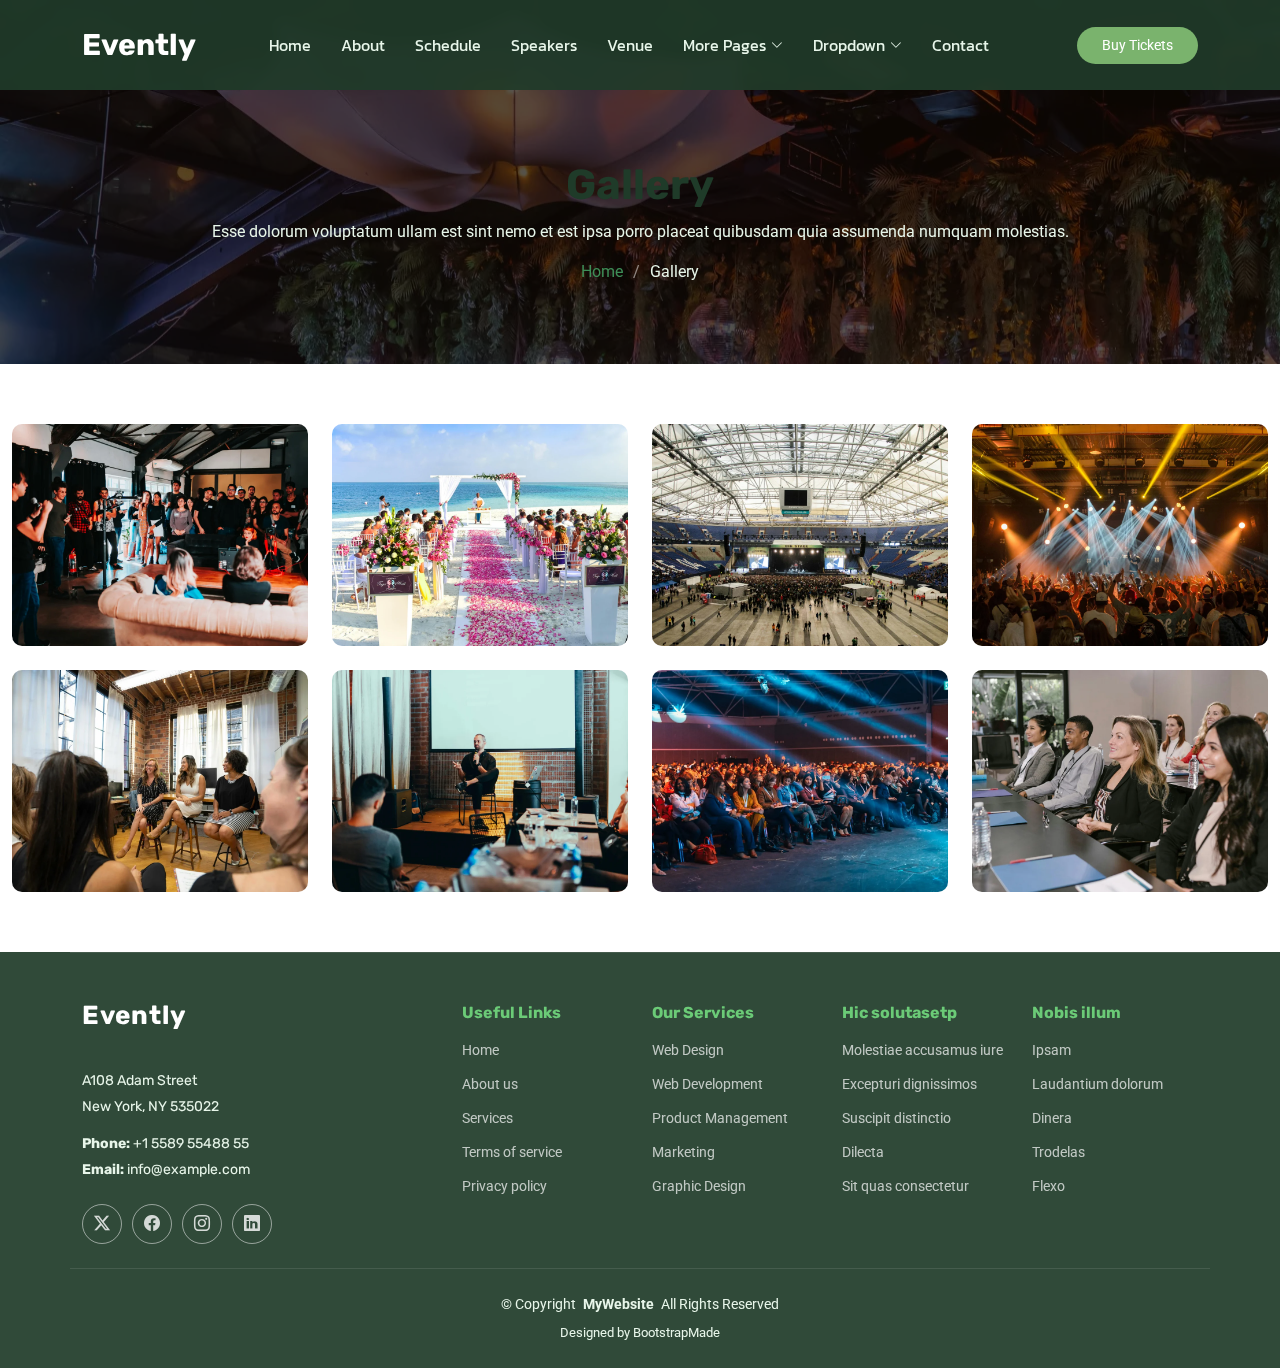
<file: gallery.html>
<!DOCTYPE html>
<html lang="en">

<head>
  <meta charset="utf-8">
  <meta content="width=device-width, initial-scale=1.0" name="viewport">
  <title>Gallery - Evently Bootstrap Template</title>
  <meta name="description" content="">
  <meta name="keywords" content="">

  <!-- Favicons -->
  <link href="assets/img/favicon.png" rel="icon">
  <link href="assets/img/apple-touch-icon.png" rel="apple-touch-icon">

  <!-- Fonts -->
  <link href="https://fonts.googleapis.com" rel="preconnect">
  <link href="https://fonts.gstatic.com" rel="preconnect" crossorigin>
  <link href="https://fonts.googleapis.com/css2?family=Roboto:ital,wght@0,100;0,300;0,400;0,500;0,700;0,900;1,100;1,300;1,400;1,500;1,700;1,900&family=Rubik:ital,wght@0,300;0,400;0,500;0,600;0,700;0,800;0,900;1,300;1,400;1,500;1,600;1,700;1,800;1,900&family=Kanit:ital,wght@0,100;0,200;0,300;0,400;0,500;0,600;0,700;0,800;0,900;1,100;1,200;1,300;1,400;1,500;1,600;1,700;1,800;1,900&display=swap" rel="stylesheet">

  <!-- Vendor CSS Files -->
  <link href="assets/vendor/bootstrap/css/bootstrap.min.css" rel="stylesheet">
  <link href="assets/vendor/bootstrap-icons/bootstrap-icons.css" rel="stylesheet">
  <link href="assets/vendor/swiper/swiper-bundle.min.css" rel="stylesheet">
  <link href="assets/vendor/glightbox/css/glightbox.min.css" rel="stylesheet">

  <!-- Main CSS File -->
  <link href="assets/css/main.css" rel="stylesheet">

  <!-- =======================================================
  * Template Name: Evently
  * Template URL: https://bootstrapmade.com/evently-bootstrap-events-template/
  * Updated: Jul 19 2025 with Bootstrap v5.3.7
  * Author: BootstrapMade.com
  * License: https://bootstrapmade.com/license/
  ======================================================== -->
</head>

<body class="gallery-page">

  <header id="header" class="header d-flex align-items-center fixed-top">
    <div class="container-fluid container-xl position-relative d-flex align-items-center justify-content-between">

      <a href="index.html" class="logo d-flex align-items-center">
        <!-- Uncomment the line below if you also wish to use an image logo -->
        <!-- <img src="assets/img/logo.webp" alt=""> -->
        <h1 class="sitename">Evently</h1>
      </a>

      <nav id="navmenu" class="navmenu">
        <ul>
          <li><a href="index.html">Home</a></li>
          <li><a href="about.html">About</a></li>
          <li><a href="schedule.html">Schedule</a></li>
          <li><a href="speakers.html">Speakers</a></li>
          <li><a href="venue.html">Venue</a></li>
          <li class="dropdown"><a href="#"><span>More Pages</span> <i class="bi bi-chevron-down toggle-dropdown"></i></a>
            <ul>
              <li><a href="speaker-details.html">Speaker Details</a></li>
              <li><a href="tickets.html">Tickets</a></li>
              <li><a href="buy-tickets.html">Buy Tickets</a></li>
              <li><a href="gallery.html" class="active">Gallery</a></li>
              <li><a href="terms.html">Terms</a></li>
              <li><a href="privacy.html">Privacy</a></li>
              <li><a href="404.html">404</a></li>
            </ul>
          </li>
          <li class="dropdown"><a href="#"><span>Dropdown</span> <i class="bi bi-chevron-down toggle-dropdown"></i></a>
            <ul>
              <li><a href="#">Dropdown 1</a></li>
              <li class="dropdown"><a href="#"><span>Deep Dropdown</span> <i class="bi bi-chevron-down toggle-dropdown"></i></a>
                <ul>
                  <li><a href="#">Deep Dropdown 1</a></li>
                  <li><a href="#">Deep Dropdown 2</a></li>
                  <li><a href="#">Deep Dropdown 3</a></li>
                  <li><a href="#">Deep Dropdown 4</a></li>
                  <li><a href="#">Deep Dropdown 5</a></li>
                </ul>
              </li>
              <li><a href="#">Dropdown 2</a></li>
              <li><a href="#">Dropdown 3</a></li>
              <li><a href="#">Dropdown 4</a></li>
            </ul>
          </li>
          <li><a href="contact.html">Contact</a></li>
        </ul>
        <i class="mobile-nav-toggle d-xl-none bi bi-list"></i>
      </nav>

      <a class="btn-getstarted" href="buy-tickets.html">Buy Tickets</a>

    </div>
  </header>

  <main class="main">

    <!-- Page Title -->
    <div class="page-title dark-background" style="background-image: url(assets/img/events/showcase-9.webp);">
      <div class="container position-relative">
        <h1>Gallery</h1>
        <p>Esse dolorum voluptatum ullam est sint nemo et est ipsa porro placeat quibusdam quia assumenda numquam molestias.</p>
        <nav class="breadcrumbs">
          <ol>
            <li><a href="index.html">Home</a></li>
            <li class="current">Gallery</li>
          </ol>
        </nav>
      </div>
    </div><!-- End Page Title -->

    <!-- Gallery Section -->
    <section id="gallery" class="gallery section">

      <div class="container-fluid">

        <div class="row gy-4 justify-content-center">

          <div class="col-xl-3 col-lg-4 col-md-6">
            <div class="gallery-item h-100">
              <img src="assets/img/events/gallery-1.webp" class="img-fluid" alt="">
              <div class="gallery-links d-flex align-items-center justify-content-center">
                <a href="assets/img/events/gallery-1.webp" title="Gallery 1" class="glightbox preview-link"><i class="bi bi-arrows-angle-expand"></i></a>
                <a href="gallery-single.html" class="details-link"><i class="bi bi-link-45deg"></i></a>
              </div>
            </div>
          </div><!-- End Gallery Item -->

          <div class="col-xl-3 col-lg-4 col-md-6">
            <div class="gallery-item h-100">
              <img src="assets/img/events/gallery-2.webp" class="img-fluid" alt="">
              <div class="gallery-links d-flex align-items-center justify-content-center">
                <a href="assets/img/events/gallery-2.webp" title="Gallery 2" class="glightbox preview-link"><i class="bi bi-arrows-angle-expand"></i></a>
                <a href="gallery-single.html" class="details-link"><i class="bi bi-link-45deg"></i></a>
              </div>
            </div>
          </div><!-- End Gallery Item -->

          <div class="col-xl-3 col-lg-4 col-md-6">
            <div class="gallery-item h-100">
              <img src="assets/img/events/gallery-3.webp" class="img-fluid" alt="">
              <div class="gallery-links d-flex align-items-center justify-content-center">
                <a href="assets/img/events/gallery-3.webp" title="Gallery 3" class="glightbox preview-link"><i class="bi bi-arrows-angle-expand"></i></a>
                <a href="gallery-single.html" class="details-link"><i class="bi bi-link-45deg"></i></a>
              </div>
            </div>
          </div><!-- End Gallery Item -->

          <div class="col-xl-3 col-lg-4 col-md-6">
            <div class="gallery-item h-100">
              <img src="assets/img/events/gallery-4.webp" class="img-fluid" alt="">
              <div class="gallery-links d-flex align-items-center justify-content-center">
                <a href="assets/img/events/gallery-4.webp" title="Gallery 4" class="glightbox preview-link"><i class="bi bi-arrows-angle-expand"></i></a>
                <a href="gallery-single.html" class="details-link"><i class="bi bi-link-45deg"></i></a>
              </div>
            </div>
          </div><!-- End Gallery Item -->

          <div class="col-xl-3 col-lg-4 col-md-6">
            <div class="gallery-item h-100">
              <img src="assets/img/events/gallery-5.webp" class="img-fluid" alt="">
              <div class="gallery-links d-flex align-items-center justify-content-center">
                <a href="assets/img/events/gallery-5.webp" title="Gallery 5" class="glightbox preview-link"><i class="bi bi-arrows-angle-expand"></i></a>
                <a href="gallery-single.html" class="details-link"><i class="bi bi-link-45deg"></i></a>
              </div>
            </div>
          </div><!-- End Gallery Item -->

          <div class="col-xl-3 col-lg-4 col-md-6">
            <div class="gallery-item h-100">
              <img src="assets/img/events/gallery-6.webp" class="img-fluid" alt="">
              <div class="gallery-links d-flex align-items-center justify-content-center">
                <a href="assets/img/events/gallery-6.webp" title="Gallery 6" class="glightbox preview-link"><i class="bi bi-arrows-angle-expand"></i></a>
                <a href="gallery-single.html" class="details-link"><i class="bi bi-link-45deg"></i></a>
              </div>
            </div>
          </div><!-- End Gallery Item -->

          <div class="col-xl-3 col-lg-4 col-md-6">
            <div class="gallery-item h-100">
              <img src="assets/img/events/gallery-7.webp" class="img-fluid" alt="">
              <div class="gallery-links d-flex align-items-center justify-content-center">
                <a href="assets/img/events/gallery-7.webp" title="Gallery 7" class="glightbox preview-link"><i class="bi bi-arrows-angle-expand"></i></a>
                <a href="gallery-single.html" class="details-link"><i class="bi bi-link-45deg"></i></a>
              </div>
            </div>
          </div><!-- End Gallery Item -->

          <div class="col-xl-3 col-lg-4 col-md-6">
            <div class="gallery-item h-100">
              <img src="assets/img/events/gallery-8.webp" class="img-fluid" alt="">
              <div class="gallery-links d-flex align-items-center justify-content-center">
                <a href="assets/img/events/gallery-8.webp" title="Gallery 8" class="glightbox preview-link"><i class="bi bi-arrows-angle-expand"></i></a>
                <a href="gallery-single.html" class="details-link"><i class="bi bi-link-45deg"></i></a>
              </div>
            </div>
          </div><!-- End Gallery Item -->

        </div>

      </div>

    </section><!-- /Gallery Section -->

  </main>

  <footer id="footer" class="footer position-relative dark-background">

    <div class="container footer-top">
      <div class="row gy-4">
        <div class="col-lg-4 col-md-6 footer-about">
          <a href="index.html" class="logo d-flex align-items-center">
            <span class="sitename">Evently</span>
          </a>
          <div class="footer-contact pt-3">
            <p>A108 Adam Street</p>
            <p>New York, NY 535022</p>
            <p class="mt-3"><strong>Phone:</strong> <span>+1 5589 55488 55</span></p>
            <p><strong>Email:</strong> <span>info@example.com</span></p>
          </div>
          <div class="social-links d-flex mt-4">
            <a href=""><i class="bi bi-twitter-x"></i></a>
            <a href=""><i class="bi bi-facebook"></i></a>
            <a href=""><i class="bi bi-instagram"></i></a>
            <a href=""><i class="bi bi-linkedin"></i></a>
          </div>
        </div>

        <div class="col-lg-2 col-md-3 footer-links">
          <h4>Useful Links</h4>
          <ul>
            <li><a href="#">Home</a></li>
            <li><a href="#">About us</a></li>
            <li><a href="#">Services</a></li>
            <li><a href="#">Terms of service</a></li>
            <li><a href="#">Privacy policy</a></li>
          </ul>
        </div>

        <div class="col-lg-2 col-md-3 footer-links">
          <h4>Our Services</h4>
          <ul>
            <li><a href="#">Web Design</a></li>
            <li><a href="#">Web Development</a></li>
            <li><a href="#">Product Management</a></li>
            <li><a href="#">Marketing</a></li>
            <li><a href="#">Graphic Design</a></li>
          </ul>
        </div>

        <div class="col-lg-2 col-md-3 footer-links">
          <h4>Hic solutasetp</h4>
          <ul>
            <li><a href="#">Molestiae accusamus iure</a></li>
            <li><a href="#">Excepturi dignissimos</a></li>
            <li><a href="#">Suscipit distinctio</a></li>
            <li><a href="#">Dilecta</a></li>
            <li><a href="#">Sit quas consectetur</a></li>
          </ul>
        </div>

        <div class="col-lg-2 col-md-3 footer-links">
          <h4>Nobis illum</h4>
          <ul>
            <li><a href="#">Ipsam</a></li>
            <li><a href="#">Laudantium dolorum</a></li>
            <li><a href="#">Dinera</a></li>
            <li><a href="#">Trodelas</a></li>
            <li><a href="#">Flexo</a></li>
          </ul>
        </div>

      </div>
    </div>

    <div class="container copyright text-center mt-4">
      <p>© <span>Copyright</span> <strong class="px-1 sitename">MyWebsite</strong> <span>All Rights Reserved</span></p>
      <div class="credits">
        <!-- All the links in the footer should remain intact. -->
        <!-- You can delete the links only if you've purchased the pro version. -->
        <!-- Licensing information: https://bootstrapmade.com/license/ -->
        <!-- Purchase the pro version with working PHP/AJAX contact form: [buy-url] -->
        Designed by <a href="https://bootstrapmade.com/">BootstrapMade</a>
      </div>
    </div>

  </footer>

  <!-- Scroll Top -->
  <a href="#" id="scroll-top" class="scroll-top d-flex align-items-center justify-content-center"><i class="bi bi-arrow-up-short"></i></a>

  <!-- Preloader -->
  <div id="preloader"></div>

  <!-- Vendor JS Files -->
  <script src="assets/vendor/bootstrap/js/bootstrap.bundle.min.js"></script>
  <script src="assets/vendor/php-email-form/validate.js"></script>
  <script src="assets/vendor/purecounter/purecounter_vanilla.js"></script>
  <script src="assets/vendor/swiper/swiper-bundle.min.js"></script>
  <script src="assets/vendor/glightbox/js/glightbox.min.js"></script>

  <!-- Main JS File -->
  <script src="assets/js/main.js"></script>

</body>

</html>
</file>
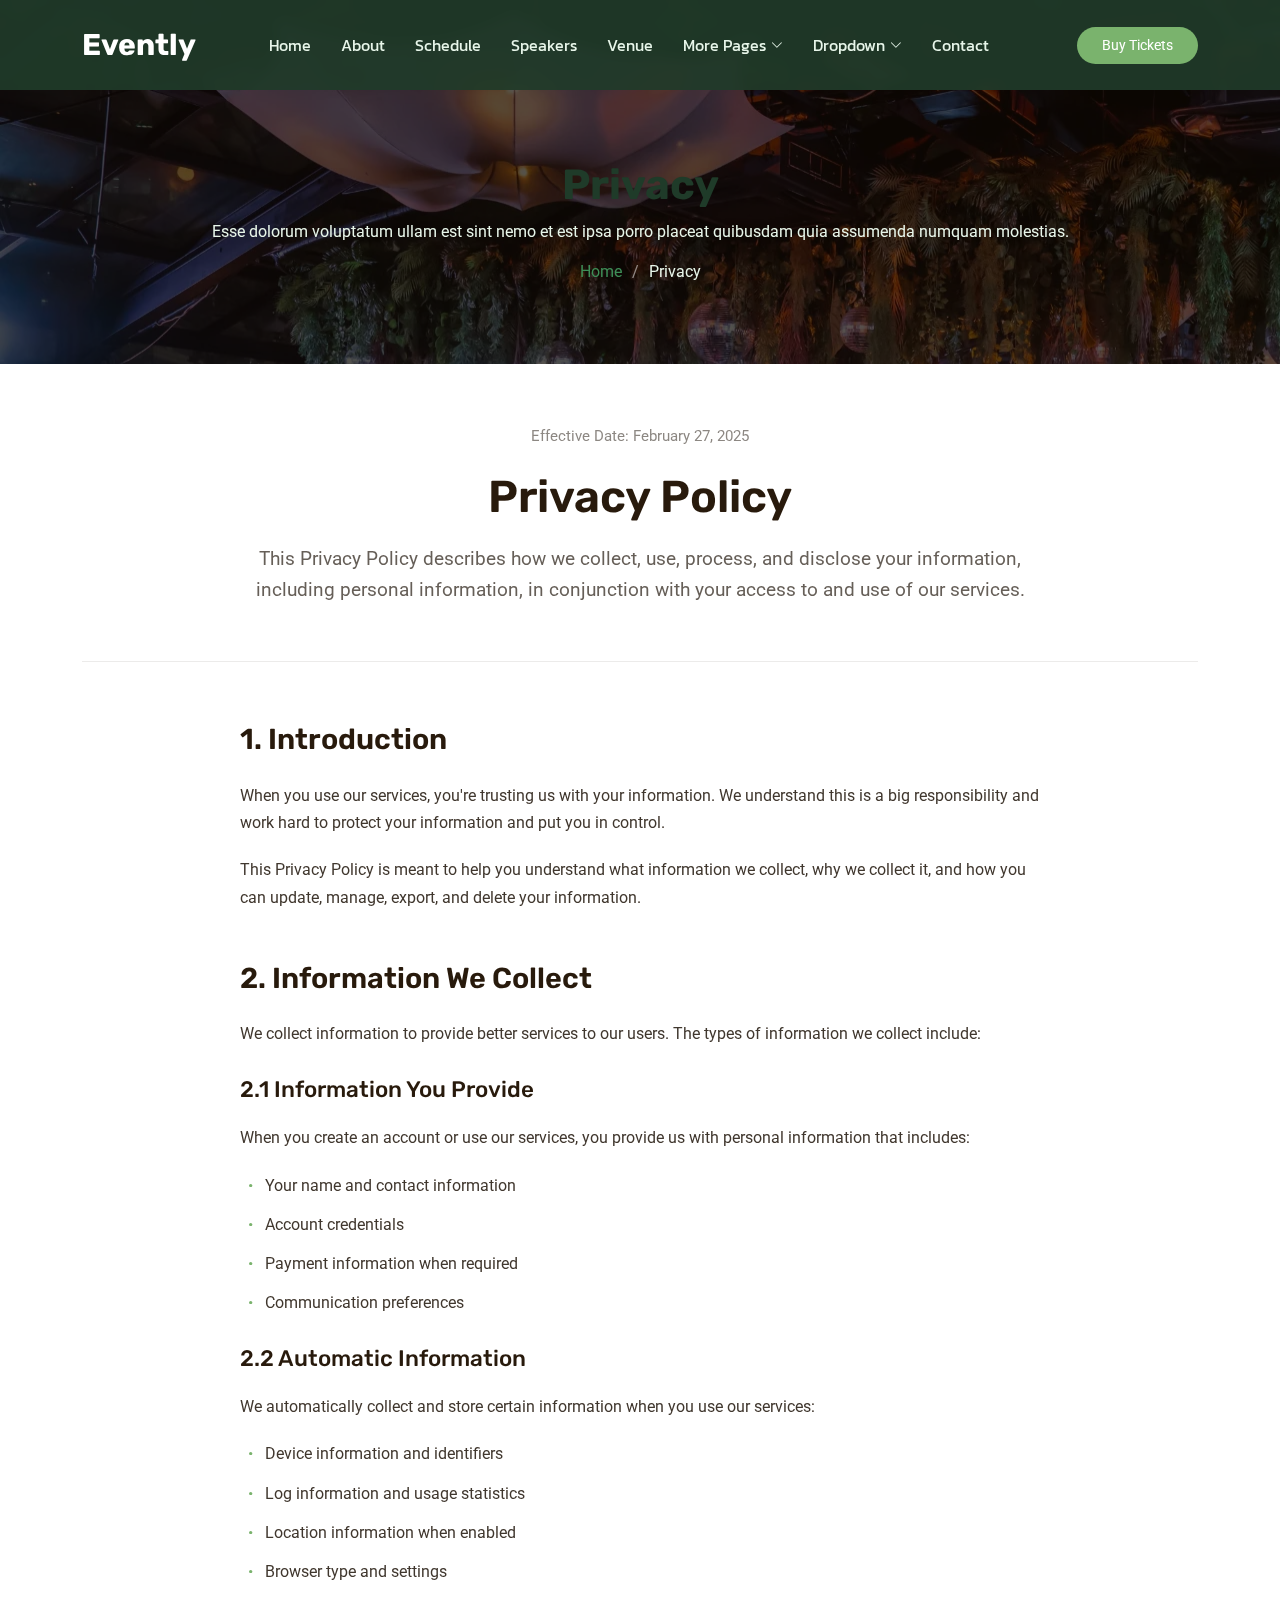
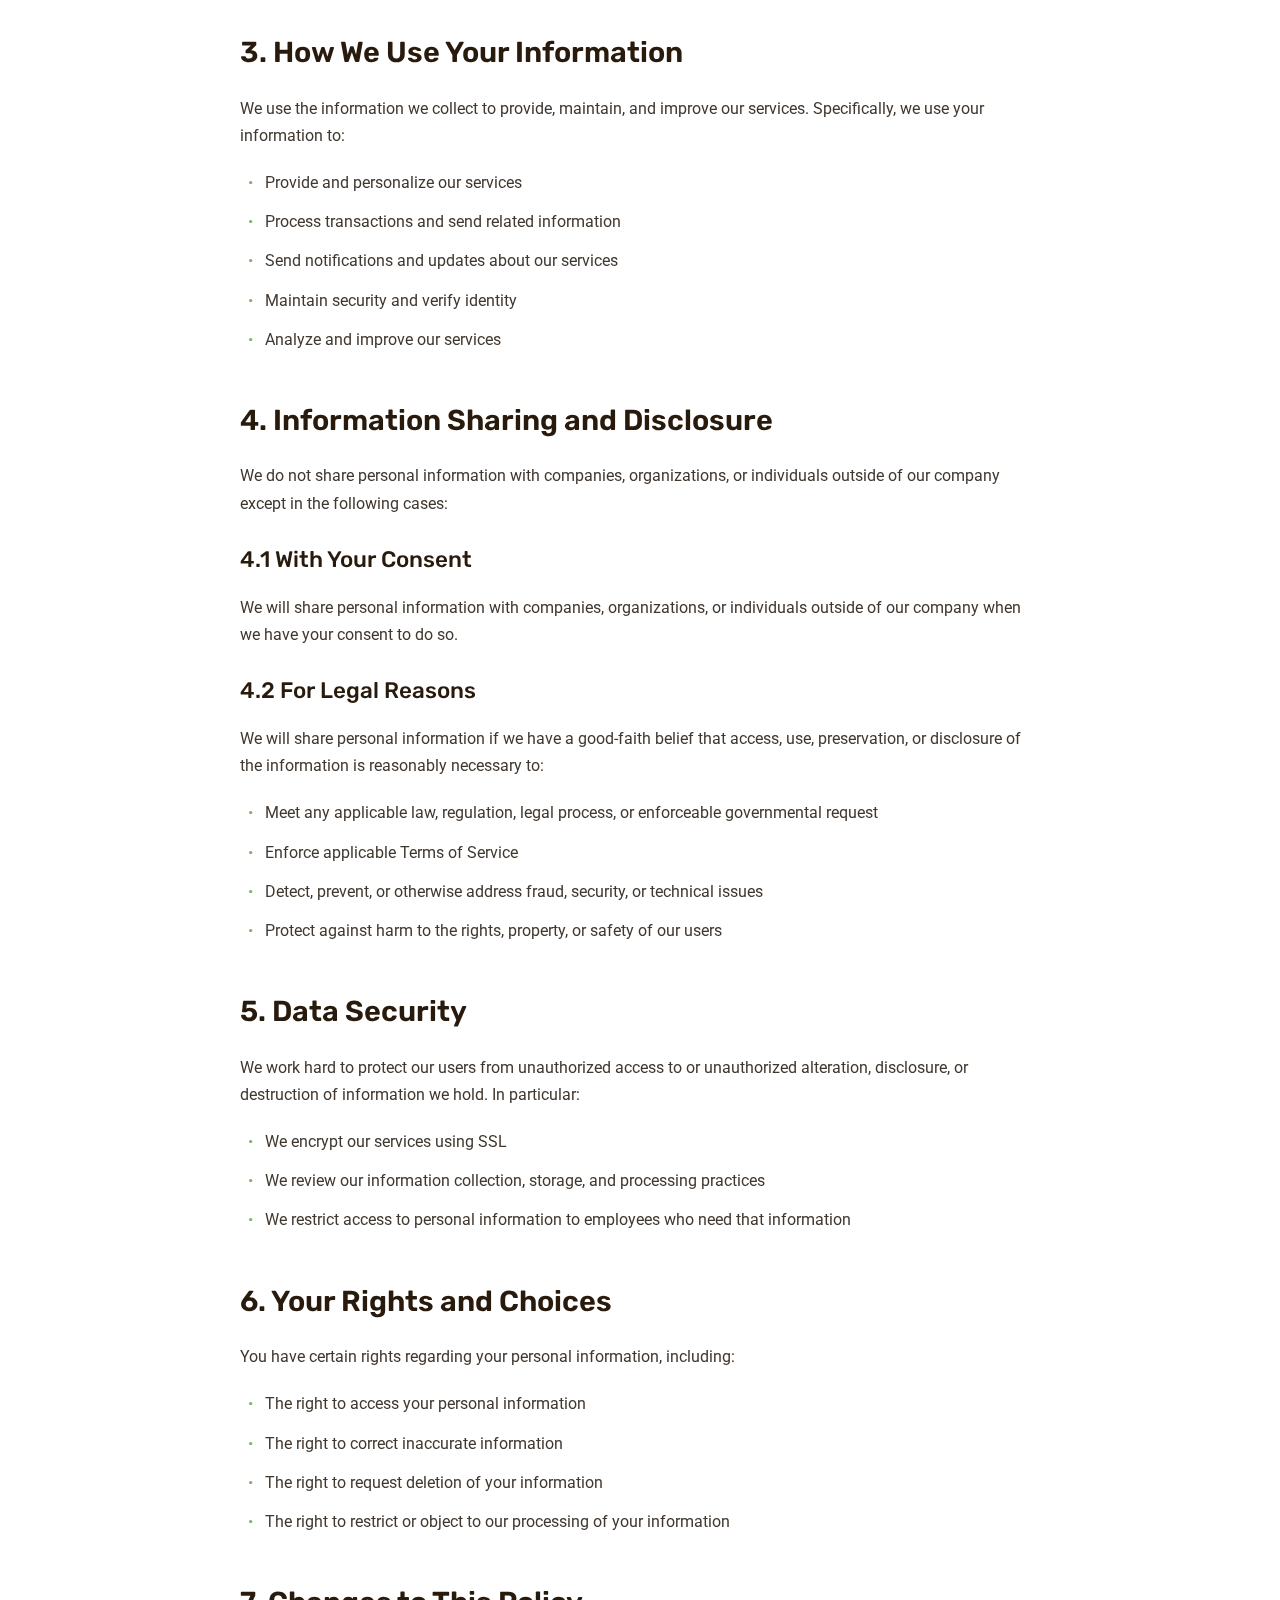
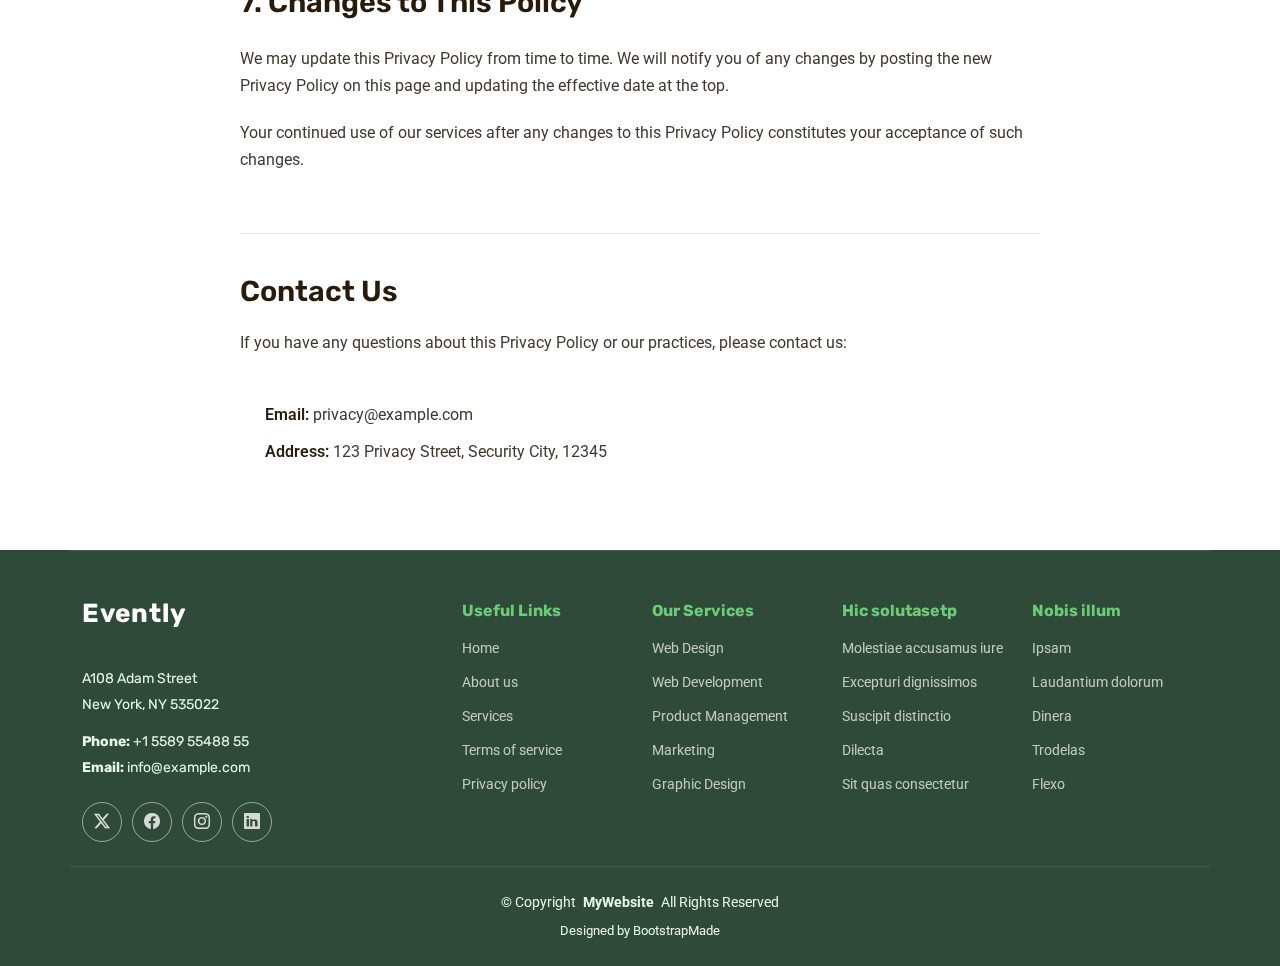
<file: privacy.html>
<!DOCTYPE html>
<html lang="en">

<head>
  <meta charset="utf-8">
  <meta content="width=device-width, initial-scale=1.0" name="viewport">
  <title>Privacy - Evently Bootstrap Template</title>
  <meta name="description" content="">
  <meta name="keywords" content="">

  <!-- Favicons -->
  <link href="assets/img/favicon.png" rel="icon">
  <link href="assets/img/apple-touch-icon.png" rel="apple-touch-icon">

  <!-- Fonts -->
  <link href="https://fonts.googleapis.com" rel="preconnect">
  <link href="https://fonts.gstatic.com" rel="preconnect" crossorigin>
  <link href="https://fonts.googleapis.com/css2?family=Roboto:ital,wght@0,100;0,300;0,400;0,500;0,700;0,900;1,100;1,300;1,400;1,500;1,700;1,900&family=Rubik:ital,wght@0,300;0,400;0,500;0,600;0,700;0,800;0,900;1,300;1,400;1,500;1,600;1,700;1,800;1,900&family=Kanit:ital,wght@0,100;0,200;0,300;0,400;0,500;0,600;0,700;0,800;0,900;1,100;1,200;1,300;1,400;1,500;1,600;1,700;1,800;1,900&display=swap" rel="stylesheet">

  <!-- Vendor CSS Files -->
  <link href="assets/vendor/bootstrap/css/bootstrap.min.css" rel="stylesheet">
  <link href="assets/vendor/bootstrap-icons/bootstrap-icons.css" rel="stylesheet">
  <link href="assets/vendor/swiper/swiper-bundle.min.css" rel="stylesheet">
  <link href="assets/vendor/glightbox/css/glightbox.min.css" rel="stylesheet">

  <!-- Main CSS File -->
  <link href="assets/css/main.css" rel="stylesheet">

  <!-- =======================================================
  * Template Name: Evently
  * Template URL: https://bootstrapmade.com/evently-bootstrap-events-template/
  * Updated: Jul 19 2025 with Bootstrap v5.3.7
  * Author: BootstrapMade.com
  * License: https://bootstrapmade.com/license/
  ======================================================== -->
</head>

<body class="privacy-page">

  <header id="header" class="header d-flex align-items-center fixed-top">
    <div class="container-fluid container-xl position-relative d-flex align-items-center justify-content-between">

      <a href="index.html" class="logo d-flex align-items-center">
        <!-- Uncomment the line below if you also wish to use an image logo -->
        <!-- <img src="assets/img/logo.webp" alt=""> -->
        <h1 class="sitename">Evently</h1>
      </a>

      <nav id="navmenu" class="navmenu">
        <ul>
          <li><a href="index.html">Home</a></li>
          <li><a href="about.html">About</a></li>
          <li><a href="schedule.html">Schedule</a></li>
          <li><a href="speakers.html">Speakers</a></li>
          <li><a href="venue.html">Venue</a></li>
          <li class="dropdown"><a href="#"><span>More Pages</span> <i class="bi bi-chevron-down toggle-dropdown"></i></a>
            <ul>
              <li><a href="speaker-details.html">Speaker Details</a></li>
              <li><a href="tickets.html">Tickets</a></li>
              <li><a href="buy-tickets.html">Buy Tickets</a></li>
              <li><a href="gallery.html">Gallery</a></li>
              <li><a href="terms.html">Terms</a></li>
              <li><a href="privacy.html" class="active">Privacy</a></li>
              <li><a href="404.html">404</a></li>
            </ul>
          </li>
          <li class="dropdown"><a href="#"><span>Dropdown</span> <i class="bi bi-chevron-down toggle-dropdown"></i></a>
            <ul>
              <li><a href="#">Dropdown 1</a></li>
              <li class="dropdown"><a href="#"><span>Deep Dropdown</span> <i class="bi bi-chevron-down toggle-dropdown"></i></a>
                <ul>
                  <li><a href="#">Deep Dropdown 1</a></li>
                  <li><a href="#">Deep Dropdown 2</a></li>
                  <li><a href="#">Deep Dropdown 3</a></li>
                  <li><a href="#">Deep Dropdown 4</a></li>
                  <li><a href="#">Deep Dropdown 5</a></li>
                </ul>
              </li>
              <li><a href="#">Dropdown 2</a></li>
              <li><a href="#">Dropdown 3</a></li>
              <li><a href="#">Dropdown 4</a></li>
            </ul>
          </li>
          <li><a href="contact.html">Contact</a></li>
        </ul>
        <i class="mobile-nav-toggle d-xl-none bi bi-list"></i>
      </nav>

      <a class="btn-getstarted" href="buy-tickets.html">Buy Tickets</a>

    </div>
  </header>

  <main class="main">

    <!-- Page Title -->
    <div class="page-title dark-background" style="background-image: url(assets/img/events/showcase-9.webp);">
      <div class="container position-relative">
        <h1>Privacy</h1>
        <p>Esse dolorum voluptatum ullam est sint nemo et est ipsa porro placeat quibusdam quia assumenda numquam molestias.</p>
        <nav class="breadcrumbs">
          <ol>
            <li><a href="index.html">Home</a></li>
            <li class="current">Privacy</li>
          </ol>
        </nav>
      </div>
    </div><!-- End Page Title -->

    <!-- Privacy Section -->
    <section id="privacy" class="privacy section">

      <div class="container">
        <!-- Header -->
        <div class="privacy-header">
          <div class="header-content">
            <div class="last-updated">Effective Date: February 27, 2025</div>
            <h1>Privacy Policy</h1>
            <p class="intro-text">This Privacy Policy describes how we collect, use, process, and disclose your information, including personal information, in conjunction with your access to and use of our services.</p>
          </div>
        </div>

        <!-- Main Content -->
        <div class="privacy-content">
          <!-- Introduction -->
          <div class="content-section">
            <h2>1. Introduction</h2>
            <p>When you use our services, you're trusting us with your information. We understand this is a big responsibility and work hard to protect your information and put you in control.</p>
            <p>This Privacy Policy is meant to help you understand what information we collect, why we collect it, and how you can update, manage, export, and delete your information.</p>
          </div>

          <!-- Information Collection -->
          <div class="content-section">
            <h2>2. Information We Collect</h2>
            <p>We collect information to provide better services to our users. The types of information we collect include:</p>

            <h3>2.1 Information You Provide</h3>
            <p>When you create an account or use our services, you provide us with personal information that includes:</p>
            <ul>
              <li>Your name and contact information</li>
              <li>Account credentials</li>
              <li>Payment information when required</li>
              <li>Communication preferences</li>
            </ul>

            <h3>2.2 Automatic Information</h3>
            <p>We automatically collect and store certain information when you use our services:</p>
            <ul>
              <li>Device information and identifiers</li>
              <li>Log information and usage statistics</li>
              <li>Location information when enabled</li>
              <li>Browser type and settings</li>
            </ul>
          </div>

          <!-- Use of Information -->
          <div class="content-section">
            <h2>3. How We Use Your Information</h2>
            <p>We use the information we collect to provide, maintain, and improve our services. Specifically, we use your information to:</p>
            <ul>
              <li>Provide and personalize our services</li>
              <li>Process transactions and send related information</li>
              <li>Send notifications and updates about our services</li>
              <li>Maintain security and verify identity</li>
              <li>Analyze and improve our services</li>
            </ul>
          </div>

          <!-- Information Sharing -->
          <div class="content-section">
            <h2>4. Information Sharing and Disclosure</h2>
            <p>We do not share personal information with companies, organizations, or individuals outside of our company except in the following cases:</p>

            <h3>4.1 With Your Consent</h3>
            <p>We will share personal information with companies, organizations, or individuals outside of our company when we have your consent to do so.</p>

            <h3>4.2 For Legal Reasons</h3>
            <p>We will share personal information if we have a good-faith belief that access, use, preservation, or disclosure of the information is reasonably necessary to:</p>
            <ul>
              <li>Meet any applicable law, regulation, legal process, or enforceable governmental request</li>
              <li>Enforce applicable Terms of Service</li>
              <li>Detect, prevent, or otherwise address fraud, security, or technical issues</li>
              <li>Protect against harm to the rights, property, or safety of our users</li>
            </ul>
          </div>

          <!-- Data Security -->
          <div class="content-section">
            <h2>5. Data Security</h2>
            <p>We work hard to protect our users from unauthorized access to or unauthorized alteration, disclosure, or destruction of information we hold. In particular:</p>
            <ul>
              <li>We encrypt our services using SSL</li>
              <li>We review our information collection, storage, and processing practices</li>
              <li>We restrict access to personal information to employees who need that information</li>
            </ul>
          </div>

          <!-- Your Rights -->
          <div class="content-section">
            <h2>6. Your Rights and Choices</h2>
            <p>You have certain rights regarding your personal information, including:</p>
            <ul>
              <li>The right to access your personal information</li>
              <li>The right to correct inaccurate information</li>
              <li>The right to request deletion of your information</li>
              <li>The right to restrict or object to our processing of your information</li>
            </ul>
          </div>

          <!-- Policy Updates -->
          <div class="content-section">
            <h2>7. Changes to This Policy</h2>
            <p>We may update this Privacy Policy from time to time. We will notify you of any changes by posting the new Privacy Policy on this page and updating the effective date at the top.</p>
            <p>Your continued use of our services after any changes to this Privacy Policy constitutes your acceptance of such changes.</p>
          </div>
        </div>

        <!-- Contact Section -->
        <div class="privacy-contact">
          <h2>Contact Us</h2>
          <p>If you have any questions about this Privacy Policy or our practices, please contact us:</p>
          <div class="contact-details">
            <p><strong>Email:</strong> privacy@example.com</p>
            <p><strong>Address:</strong> 123 Privacy Street, Security City, 12345</p>
          </div>
        </div>

      </div>

    </section><!-- /Privacy Section -->

  </main>

  <footer id="footer" class="footer position-relative dark-background">

    <div class="container footer-top">
      <div class="row gy-4">
        <div class="col-lg-4 col-md-6 footer-about">
          <a href="index.html" class="logo d-flex align-items-center">
            <span class="sitename">Evently</span>
          </a>
          <div class="footer-contact pt-3">
            <p>A108 Adam Street</p>
            <p>New York, NY 535022</p>
            <p class="mt-3"><strong>Phone:</strong> <span>+1 5589 55488 55</span></p>
            <p><strong>Email:</strong> <span>info@example.com</span></p>
          </div>
          <div class="social-links d-flex mt-4">
            <a href=""><i class="bi bi-twitter-x"></i></a>
            <a href=""><i class="bi bi-facebook"></i></a>
            <a href=""><i class="bi bi-instagram"></i></a>
            <a href=""><i class="bi bi-linkedin"></i></a>
          </div>
        </div>

        <div class="col-lg-2 col-md-3 footer-links">
          <h4>Useful Links</h4>
          <ul>
            <li><a href="#">Home</a></li>
            <li><a href="#">About us</a></li>
            <li><a href="#">Services</a></li>
            <li><a href="#">Terms of service</a></li>
            <li><a href="#">Privacy policy</a></li>
          </ul>
        </div>

        <div class="col-lg-2 col-md-3 footer-links">
          <h4>Our Services</h4>
          <ul>
            <li><a href="#">Web Design</a></li>
            <li><a href="#">Web Development</a></li>
            <li><a href="#">Product Management</a></li>
            <li><a href="#">Marketing</a></li>
            <li><a href="#">Graphic Design</a></li>
          </ul>
        </div>

        <div class="col-lg-2 col-md-3 footer-links">
          <h4>Hic solutasetp</h4>
          <ul>
            <li><a href="#">Molestiae accusamus iure</a></li>
            <li><a href="#">Excepturi dignissimos</a></li>
            <li><a href="#">Suscipit distinctio</a></li>
            <li><a href="#">Dilecta</a></li>
            <li><a href="#">Sit quas consectetur</a></li>
          </ul>
        </div>

        <div class="col-lg-2 col-md-3 footer-links">
          <h4>Nobis illum</h4>
          <ul>
            <li><a href="#">Ipsam</a></li>
            <li><a href="#">Laudantium dolorum</a></li>
            <li><a href="#">Dinera</a></li>
            <li><a href="#">Trodelas</a></li>
            <li><a href="#">Flexo</a></li>
          </ul>
        </div>

      </div>
    </div>

    <div class="container copyright text-center mt-4">
      <p>© <span>Copyright</span> <strong class="px-1 sitename">MyWebsite</strong> <span>All Rights Reserved</span></p>
      <div class="credits">
        <!-- All the links in the footer should remain intact. -->
        <!-- You can delete the links only if you've purchased the pro version. -->
        <!-- Licensing information: https://bootstrapmade.com/license/ -->
        <!-- Purchase the pro version with working PHP/AJAX contact form: [buy-url] -->
        Designed by <a href="https://bootstrapmade.com/">BootstrapMade</a>
      </div>
    </div>

  </footer>

  <!-- Scroll Top -->
  <a href="#" id="scroll-top" class="scroll-top d-flex align-items-center justify-content-center"><i class="bi bi-arrow-up-short"></i></a>

  <!-- Preloader -->
  <div id="preloader"></div>

  <!-- Vendor JS Files -->
  <script src="assets/vendor/bootstrap/js/bootstrap.bundle.min.js"></script>
  <script src="assets/vendor/php-email-form/validate.js"></script>
  <script src="assets/vendor/purecounter/purecounter_vanilla.js"></script>
  <script src="assets/vendor/swiper/swiper-bundle.min.js"></script>
  <script src="assets/vendor/glightbox/js/glightbox.min.js"></script>

  <!-- Main JS File -->
  <script src="assets/js/main.js"></script>

</body>

</html>
</file>
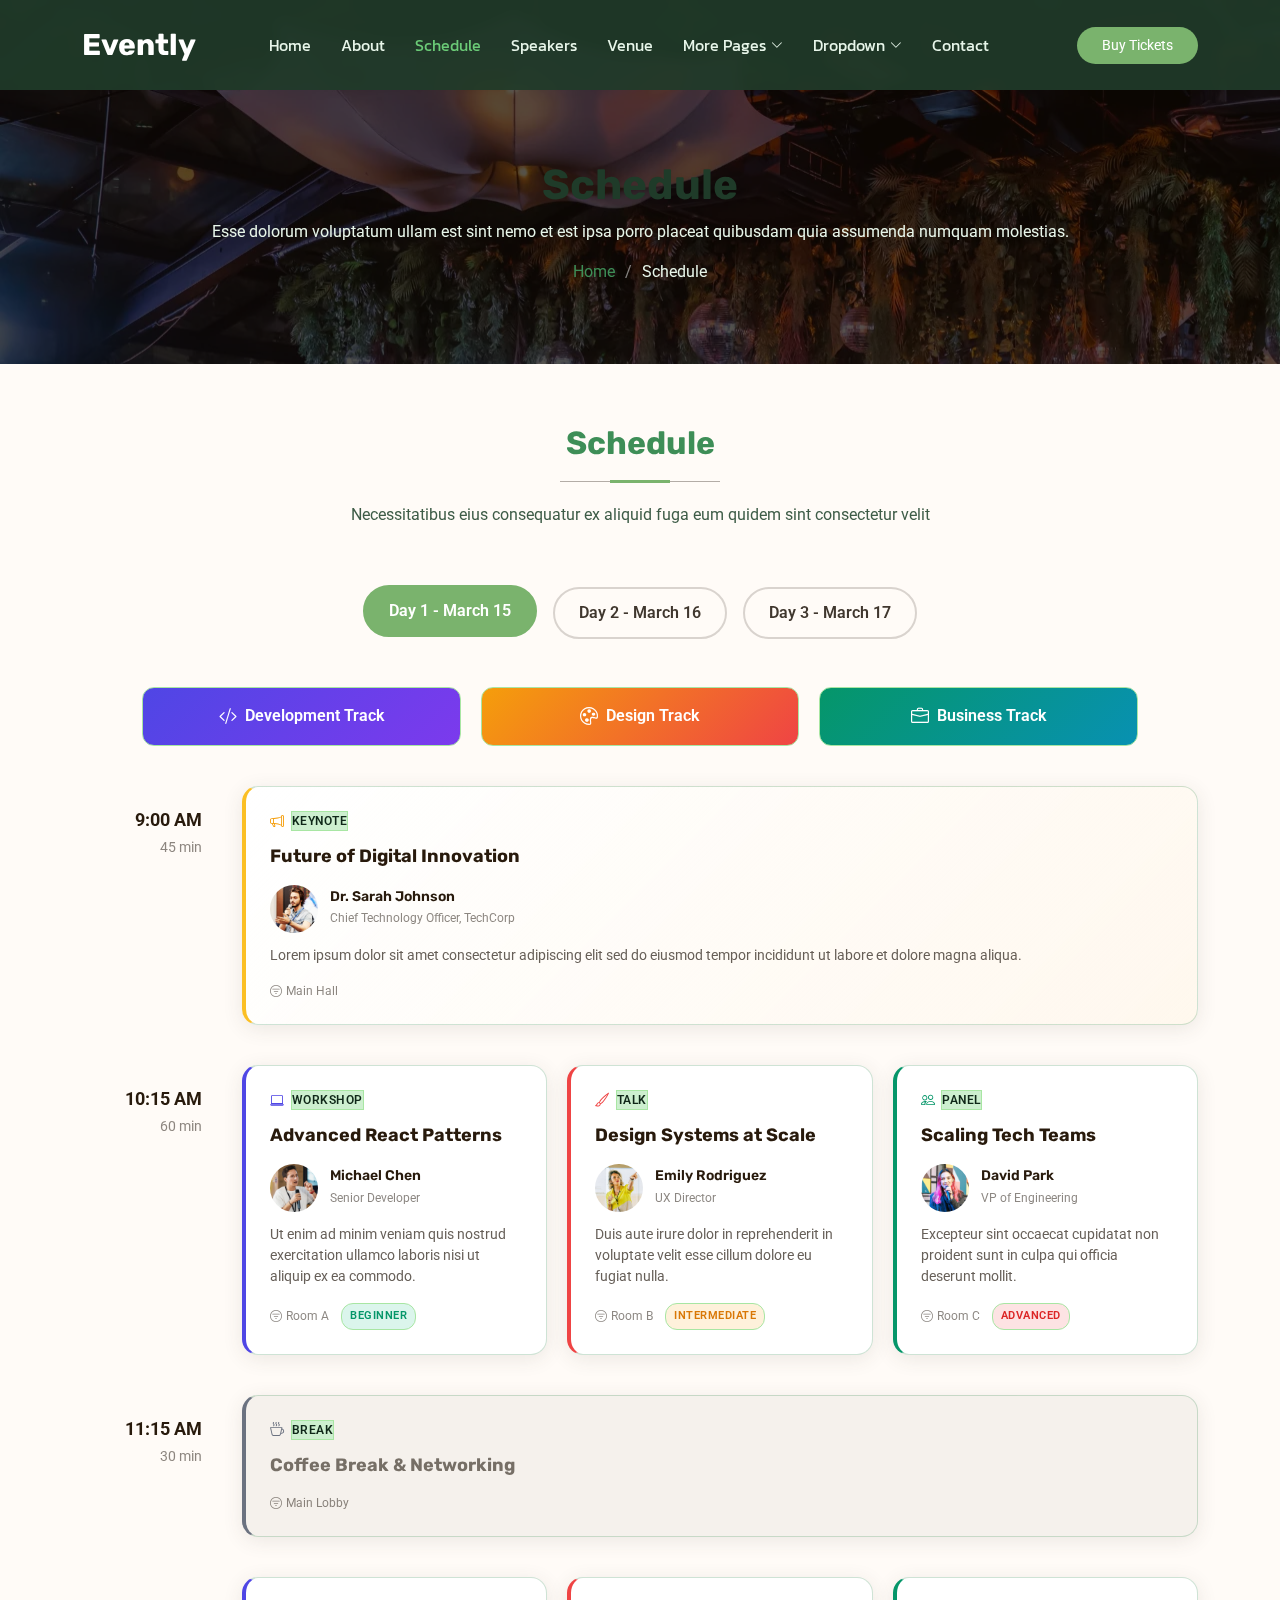
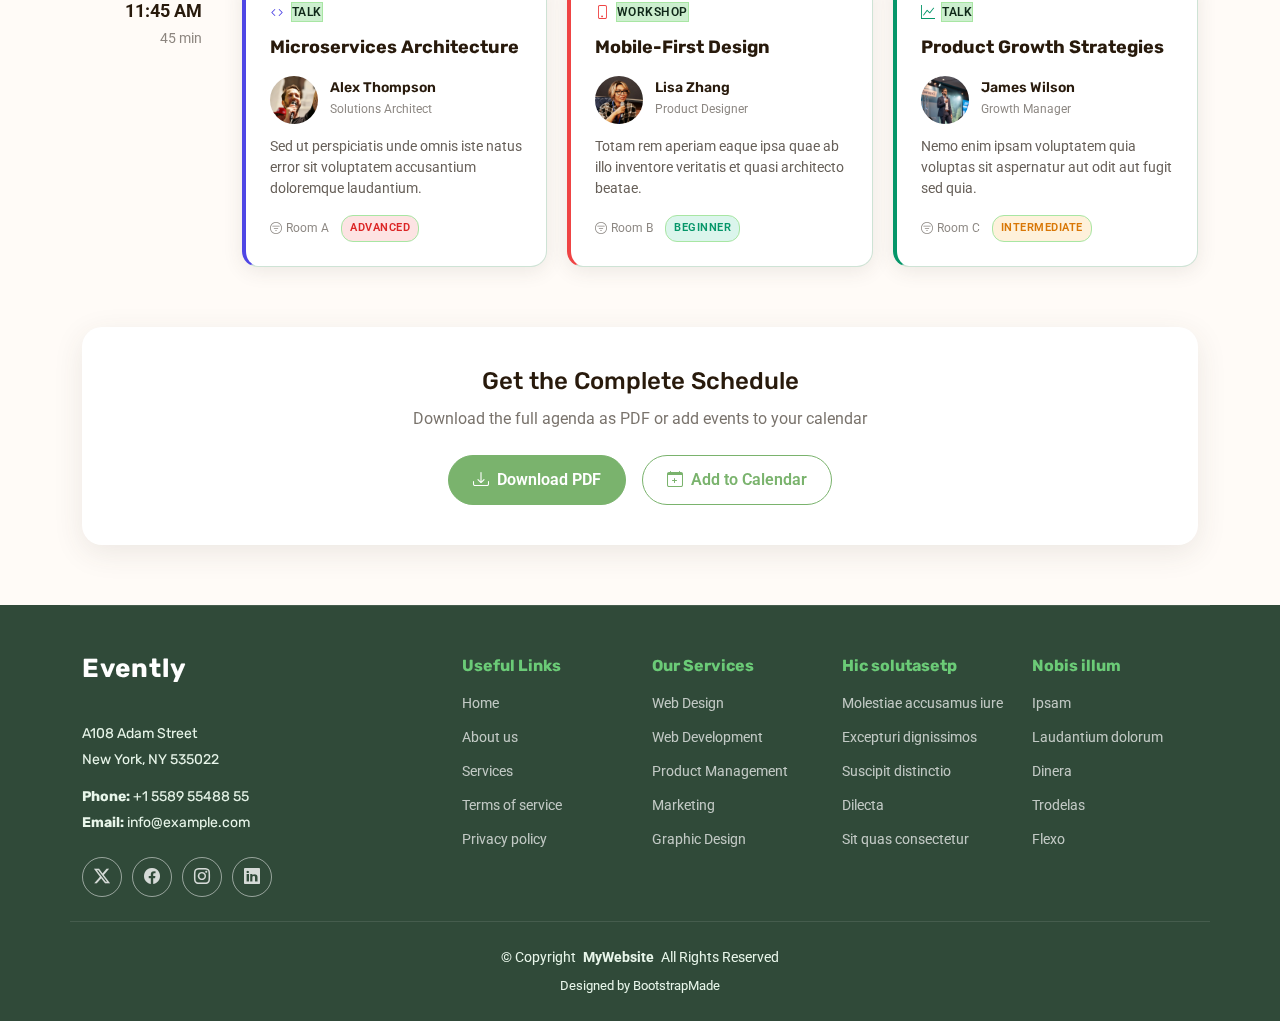
<file: schedule.html>
<!DOCTYPE html>
<html lang="en">

<head>
  <meta charset="utf-8">
  <meta content="width=device-width, initial-scale=1.0" name="viewport">
  <title>Schedule - Evently Bootstrap Template</title>
  <meta name="description" content="">
  <meta name="keywords" content="">

  <!-- Favicons -->
  <link href="assets/img/favicon.png" rel="icon">
  <link href="assets/img/apple-touch-icon.png" rel="apple-touch-icon">

  <!-- Fonts -->
  <link href="https://fonts.googleapis.com" rel="preconnect">
  <link href="https://fonts.gstatic.com" rel="preconnect" crossorigin>
  <link href="https://fonts.googleapis.com/css2?family=Roboto:ital,wght@0,100;0,300;0,400;0,500;0,700;0,900;1,100;1,300;1,400;1,500;1,700;1,900&family=Rubik:ital,wght@0,300;0,400;0,500;0,600;0,700;0,800;0,900;1,300;1,400;1,500;1,600;1,700;1,800;1,900&family=Kanit:ital,wght@0,100;0,200;0,300;0,400;0,500;0,600;0,700;0,800;0,900;1,100;1,200;1,300;1,400;1,500;1,600;1,700;1,800;1,900&display=swap" rel="stylesheet">

  <!-- Vendor CSS Files -->
  <link href="assets/vendor/bootstrap/css/bootstrap.min.css" rel="stylesheet">
  <link href="assets/vendor/bootstrap-icons/bootstrap-icons.css" rel="stylesheet">
  <link href="assets/vendor/swiper/swiper-bundle.min.css" rel="stylesheet">
  <link href="assets/vendor/glightbox/css/glightbox.min.css" rel="stylesheet">

  <!-- Main CSS File -->
  <link href="assets/css/main.css" rel="stylesheet">

  <!-- =======================================================
  * Template Name: Evently
  * Template URL: https://bootstrapmade.com/evently-bootstrap-events-template/
  * Updated: Jul 19 2025 with Bootstrap v5.3.7
  * Author: BootstrapMade.com
  * License: https://bootstrapmade.com/license/
  ======================================================== -->
</head>

<body class="schedule-page">

  <header id="header" class="header d-flex align-items-center fixed-top">
    <div class="container-fluid container-xl position-relative d-flex align-items-center justify-content-between">

      <a href="index.html" class="logo d-flex align-items-center">
        <!-- Uncomment the line below if you also wish to use an image logo -->
        <!-- <img src="assets/img/logo.webp" alt=""> -->
        <h1 class="sitename">Evently</h1>
      </a>

      <nav id="navmenu" class="navmenu">
        <ul>
          <li><a href="index.html">Home</a></li>
          <li><a href="about.html">About</a></li>
          <li><a href="schedule.html" class="active">Schedule</a></li>
          <li><a href="speakers.html">Speakers</a></li>
          <li><a href="venue.html">Venue</a></li>
          <li class="dropdown"><a href="#"><span>More Pages</span> <i class="bi bi-chevron-down toggle-dropdown"></i></a>
            <ul>
              <li><a href="speaker-details.html">Speaker Details</a></li>
              <li><a href="tickets.html">Tickets</a></li>
              <li><a href="buy-tickets.html">Buy Tickets</a></li>
              <li><a href="gallery.html">Gallery</a></li>
              <li><a href="terms.html">Terms</a></li>
              <li><a href="privacy.html">Privacy</a></li>
              <li><a href="404.html">404</a></li>
            </ul>
          </li>
          <li class="dropdown"><a href="#"><span>Dropdown</span> <i class="bi bi-chevron-down toggle-dropdown"></i></a>
            <ul>
              <li><a href="#">Dropdown 1</a></li>
              <li class="dropdown"><a href="#"><span>Deep Dropdown</span> <i class="bi bi-chevron-down toggle-dropdown"></i></a>
                <ul>
                  <li><a href="#">Deep Dropdown 1</a></li>
                  <li><a href="#">Deep Dropdown 2</a></li>
                  <li><a href="#">Deep Dropdown 3</a></li>
                  <li><a href="#">Deep Dropdown 4</a></li>
                  <li><a href="#">Deep Dropdown 5</a></li>
                </ul>
              </li>
              <li><a href="#">Dropdown 2</a></li>
              <li><a href="#">Dropdown 3</a></li>
              <li><a href="#">Dropdown 4</a></li>
            </ul>
          </li>
          <li><a href="contact.html">Contact</a></li>
        </ul>
        <i class="mobile-nav-toggle d-xl-none bi bi-list"></i>
      </nav>

      <a class="btn-getstarted" href="buy-tickets.html">Buy Tickets</a>

    </div>
  </header>

  <main class="main">

    <!-- Page Title -->
    <div class="page-title dark-background" style="background-image: url(assets/img/events/showcase-9.webp);">
      <div class="container position-relative">
        <h1>Schedule</h1>
        <p>Esse dolorum voluptatum ullam est sint nemo et est ipsa porro placeat quibusdam quia assumenda numquam molestias.</p>
        <nav class="breadcrumbs">
          <ol>
            <li><a href="index.html">Home</a></li>
            <li class="current">Schedule</li>
          </ol>
        </nav>
      </div>
    </div><!-- End Page Title -->

    <!-- Schedule Section -->
    <section id="schedule" class="schedule section light-background">

      <!-- Section Title -->
      <div class="container section-title">
        <h2>Schedule</h2>
        <p>Necessitatibus eius consequatur ex aliquid fuga eum quidem sint consectetur velit</p>
      </div><!-- End Section Title -->

      <div class="container">

        <!-- Day Selector -->
        <div class="schedule-tabs">
          <ul class="nav nav-pills justify-content-center mb-5">
            <li class="nav-item">
              <button class="nav-link active" data-bs-toggle="pill" data-bs-target="#schedule-day1">Day 1 - March 15</button>
            </li>
            <li class="nav-item">
              <button class="nav-link" data-bs-toggle="pill" data-bs-target="#schedule-day2">Day 2 - March 16</button>
            </li>
            <li class="nav-item">
              <button class="nav-link" data-bs-toggle="pill" data-bs-target="#schedule-day3">Day 3 - March 17</button>
            </li>
          </ul>
        </div>

        <!-- Schedule Content -->
        <div class="tab-content schedule-content">

          <!-- Day 1 Schedule -->
          <div class="tab-pane fade show active" id="schedule-day1">

            <!-- Track Headers -->
            <div class="track-headers">
              <div class="track-header development">
                <i class="bi bi-code-slash"></i>
                <span>Development Track</span>
              </div>
              <div class="track-header design">
                <i class="bi bi-palette"></i>
                <span>Design Track</span>
              </div>
              <div class="track-header business">
                <i class="bi bi-briefcase"></i>
                <span>Business Track</span>
              </div>
            </div>

            <div class="schedule-timeline">

              <!-- Time Slot 1 -->
              <div class="time-slot">
                <div class="time-label">
                  <span class="time">9:00 AM</span>
                  <span class="duration">45 min</span>
                </div>
                <div class="sessions-row">
                  <div class="session-card keynote" colspan="3">
                    <div class="session-type">
                      <i class="bi bi-megaphone"></i>
                      <span>Keynote</span>
                    </div>
                    <h4>Future of Digital Innovation</h4>
                    <div class="speaker">
                      <img src="assets/img/events/speaker-1.webp" alt="Speaker" class="speaker-image">
                      <div class="speaker-details">
                        <h5>Dr. Sarah Johnson</h5>
                        <span>Chief Technology Officer, TechCorp</span>
                      </div>
                    </div>
                    <p>Lorem ipsum dolor sit amet consectetur adipiscing elit sed do eiusmod tempor incididunt ut labore et dolore magna aliqua.</p>
                    <div class="session-meta">
                      <span class="venue">Main Hall</span>
                    </div>
                  </div>
                </div>
              </div>

              <!-- Time Slot 2 -->
              <div class="time-slot">
                <div class="time-label">
                  <span class="time">10:15 AM</span>
                  <span class="duration">60 min</span>
                </div>
                <div class="sessions-row">
                  <div class="session-card development">
                    <div class="session-type">
                      <i class="bi bi-laptop"></i>
                      <span>Workshop</span>
                    </div>
                    <h4>Advanced React Patterns</h4>
                    <div class="speaker">
                      <img src="assets/img/events/speaker-2.webp" alt="Speaker" class="speaker-image">
                      <div class="speaker-details">
                        <h5>Michael Chen</h5>
                        <span>Senior Developer</span>
                      </div>
                    </div>
                    <p>Ut enim ad minim veniam quis nostrud exercitation ullamco laboris nisi ut aliquip ex ea commodo.</p>
                    <div class="session-meta">
                      <span class="venue">Room A</span>
                      <span class="level beginner">Beginner</span>
                    </div>
                  </div>
                  <div class="session-card design">
                    <div class="session-type">
                      <i class="bi bi-brush"></i>
                      <span>Talk</span>
                    </div>
                    <h4>Design Systems at Scale</h4>
                    <div class="speaker">
                      <img src="assets/img/events/speaker-3.webp" alt="Speaker" class="speaker-image">
                      <div class="speaker-details">
                        <h5>Emily Rodriguez</h5>
                        <span>UX Director</span>
                      </div>
                    </div>
                    <p>Duis aute irure dolor in reprehenderit in voluptate velit esse cillum dolore eu fugiat nulla.</p>
                    <div class="session-meta">
                      <span class="venue">Room B</span>
                      <span class="level intermediate">Intermediate</span>
                    </div>
                  </div>
                  <div class="session-card business">
                    <div class="session-type">
                      <i class="bi bi-people"></i>
                      <span>Panel</span>
                    </div>
                    <h4>Scaling Tech Teams</h4>
                    <div class="speaker">
                      <img src="assets/img/events/speaker-4.webp" alt="Speaker" class="speaker-image">
                      <div class="speaker-details">
                        <h5>David Park</h5>
                        <span>VP of Engineering</span>
                      </div>
                    </div>
                    <p>Excepteur sint occaecat cupidatat non proident sunt in culpa qui officia deserunt mollit.</p>
                    <div class="session-meta">
                      <span class="venue">Room C</span>
                      <span class="level advanced">Advanced</span>
                    </div>
                  </div>
                </div>
              </div>

              <!-- Break -->
              <div class="time-slot break-slot">
                <div class="time-label">
                  <span class="time">11:15 AM</span>
                  <span class="duration">30 min</span>
                </div>
                <div class="sessions-row">
                  <div class="session-card break">
                    <div class="session-type">
                      <i class="bi bi-cup-hot"></i>
                      <span>Break</span>
                    </div>
                    <h4>Coffee Break &amp; Networking</h4>
                    <div class="session-meta">
                      <span class="venue">Main Lobby</span>
                    </div>
                  </div>
                </div>
              </div>

              <!-- Time Slot 3 -->
              <div class="time-slot">
                <div class="time-label">
                  <span class="time">11:45 AM</span>
                  <span class="duration">45 min</span>
                </div>
                <div class="sessions-row">
                  <div class="session-card development">
                    <div class="session-type">
                      <i class="bi bi-code"></i>
                      <span>Talk</span>
                    </div>
                    <h4>Microservices Architecture</h4>
                    <div class="speaker">
                      <img src="assets/img/events/speaker-5.webp" alt="Speaker" class="speaker-image">
                      <div class="speaker-details">
                        <h5>Alex Thompson</h5>
                        <span>Solutions Architect</span>
                      </div>
                    </div>
                    <p>Sed ut perspiciatis unde omnis iste natus error sit voluptatem accusantium doloremque laudantium.</p>
                    <div class="session-meta">
                      <span class="venue">Room A</span>
                      <span class="level advanced">Advanced</span>
                    </div>
                  </div>
                  <div class="session-card design">
                    <div class="session-type">
                      <i class="bi bi-phone"></i>
                      <span>Workshop</span>
                    </div>
                    <h4>Mobile-First Design</h4>
                    <div class="speaker">
                      <img src="assets/img/events/speaker-6.webp" alt="Speaker" class="speaker-image">
                      <div class="speaker-details">
                        <h5>Lisa Zhang</h5>
                        <span>Product Designer</span>
                      </div>
                    </div>
                    <p>Totam rem aperiam eaque ipsa quae ab illo inventore veritatis et quasi architecto beatae.</p>
                    <div class="session-meta">
                      <span class="venue">Room B</span>
                      <span class="level beginner">Beginner</span>
                    </div>
                  </div>
                  <div class="session-card business">
                    <div class="session-type">
                      <i class="bi bi-graph-up"></i>
                      <span>Talk</span>
                    </div>
                    <h4>Product Growth Strategies</h4>
                    <div class="speaker">
                      <img src="assets/img/events/speaker-7.webp" alt="Speaker" class="speaker-image">
                      <div class="speaker-details">
                        <h5>James Wilson</h5>
                        <span>Growth Manager</span>
                      </div>
                    </div>
                    <p>Nemo enim ipsam voluptatem quia voluptas sit aspernatur aut odit aut fugit sed quia.</p>
                    <div class="session-meta">
                      <span class="venue">Room C</span>
                      <span class="level intermediate">Intermediate</span>
                    </div>
                  </div>
                </div>
              </div>

            </div>
          </div><!-- End Day 1 -->

          <!-- Day 2 Schedule -->
          <div class="tab-pane fade" id="schedule-day2">

            <div class="track-headers">
              <div class="track-header development">
                <i class="bi bi-code-slash"></i>
                <span>Development Track</span>
              </div>
              <div class="track-header design">
                <i class="bi bi-palette"></i>
                <span>Design Track</span>
              </div>
              <div class="track-header business">
                <i class="bi bi-briefcase"></i>
                <span>Business Track</span>
              </div>
            </div>

            <div class="schedule-timeline">

              <div class="time-slot">
                <div class="time-label">
                  <span class="time">9:30 AM</span>
                  <span class="duration">45 min</span>
                </div>
                <div class="sessions-row">
                  <div class="session-card keynote">
                    <div class="session-type">
                      <i class="bi bi-megaphone"></i>
                      <span>Keynote</span>
                    </div>
                    <h4>AI Revolution in Development</h4>
                    <div class="speaker">
                      <img src="assets/img/events/speaker-8.webp" alt="Speaker" class="speaker-image">
                      <div class="speaker-details">
                        <h5>Dr. Maria Santos</h5>
                        <span>AI Research Director</span>
                      </div>
                    </div>
                    <p>Quis nostrud exercitation ullamco laboris nisi ut aliquip ex ea commodo consequat duis aute.</p>
                    <div class="session-meta">
                      <span class="venue">Main Hall</span>
                    </div>
                  </div>
                </div>
              </div>

              <div class="time-slot">
                <div class="time-label">
                  <span class="time">10:45 AM</span>
                  <span class="duration">60 min</span>
                </div>
                <div class="sessions-row">
                  <div class="session-card development">
                    <div class="session-type">
                      <i class="bi bi-gear"></i>
                      <span>Workshop</span>
                    </div>
                    <h4>DevOps Best Practices</h4>
                    <div class="speaker">
                      <img src="assets/img/events/speaker-9.webp" alt="Speaker" class="speaker-image">
                      <div class="speaker-details">
                        <h5>Robert Kim</h5>
                        <span>DevOps Engineer</span>
                      </div>
                    </div>
                    <p>Irure dolor in reprehenderit in voluptate velit esse cillum dolore eu fugiat nulla pariatur.</p>
                    <div class="session-meta">
                      <span class="venue">Room A</span>
                      <span class="level intermediate">Intermediate</span>
                    </div>
                  </div>
                  <div class="session-card design">
                    <div class="session-type">
                      <i class="bi bi-eye"></i>
                      <span>Talk</span>
                    </div>
                    <h4>Accessibility in Design</h4>
                    <div class="speaker">
                      <img src="assets/img/events/speaker-10.webp" alt="Speaker" class="speaker-image">
                      <div class="speaker-details">
                        <h5>Anna Martinez</h5>
                        <span>Accessibility Expert</span>
                      </div>
                    </div>
                    <p>Excepteur sint occaecat cupidatat non proident sunt in culpa qui officia deserunt mollit anim.</p>
                    <div class="session-meta">
                      <span class="venue">Room B</span>
                      <span class="level beginner">Beginner</span>
                    </div>
                  </div>
                  <div class="session-card business">
                    <div class="session-type">
                      <i class="bi bi-currency-dollar"></i>
                      <span>Panel</span>
                    </div>
                    <h4>Funding Strategies for Startups</h4>
                    <div class="speaker">
                      <img src="assets/img/events/speaker-11.webp" alt="Speaker" class="speaker-image">
                      <div class="speaker-details">
                        <h5>Thomas Brown</h5>
                        <span>Investment Partner</span>
                      </div>
                    </div>
                    <p>Ut labore et dolore magna aliqua ut enim ad minim veniam quis nostrud exercitation.</p>
                    <div class="session-meta">
                      <span class="venue">Room C</span>
                      <span class="level advanced">Advanced</span>
                    </div>
                  </div>
                </div>
              </div>

            </div>
          </div><!-- End Day 2 -->

          <!-- Day 3 Schedule -->
          <div class="tab-pane fade" id="schedule-day3">

            <div class="track-headers">
              <div class="track-header development">
                <i class="bi bi-code-slash"></i>
                <span>Development Track</span>
              </div>
              <div class="track-header design">
                <i class="bi bi-palette"></i>
                <span>Design Track</span>
              </div>
              <div class="track-header business">
                <i class="bi bi-briefcase"></i>
                <span>Business Track</span>
              </div>
            </div>

            <div class="schedule-timeline">

              <div class="time-slot">
                <div class="time-label">
                  <span class="time">10:00 AM</span>
                  <span class="duration">90 min</span>
                </div>
                <div class="sessions-row">
                  <div class="session-card workshop">
                    <div class="session-type">
                      <i class="bi bi-tools"></i>
                      <span>Hands-on Workshop</span>
                    </div>
                    <h4>Building Your First App</h4>
                    <div class="speaker">
                      <img src="assets/img/events/speaker-12.webp" alt="Speaker" class="speaker-image">
                      <div class="speaker-details">
                        <h5>Kevin Lee</h5>
                        <span>Full-stack Developer</span>
                      </div>
                    </div>
                    <p>Ullamco laboris nisi ut aliquip ex ea commodo consequat duis aute irure dolor in reprehenderit.</p>
                    <div class="session-meta">
                      <span class="venue">Workshop Room</span>
                      <span class="level beginner">Beginner</span>
                    </div>
                  </div>
                </div>
              </div>

              <div class="time-slot">
                <div class="time-label">
                  <span class="time">12:00 PM</span>
                  <span class="duration">45 min</span>
                </div>
                <div class="sessions-row">
                  <div class="session-card keynote">
                    <div class="session-type">
                      <i class="bi bi-award"></i>
                      <span>Closing Keynote</span>
                    </div>
                    <h4>The Future is Collaborative</h4>
                    <div class="speaker">
                      <img src="assets/img/events/speaker-13.webp" alt="Speaker" class="speaker-image">
                      <div class="speaker-details">
                        <h5>Jennifer Adams</h5>
                        <span>CEO, FutureTech</span>
                      </div>
                    </div>
                    <p>In voluptate velit esse cillum dolore eu fugiat nulla pariatur excepteur sint occaecat cupidatat.</p>
                    <div class="session-meta">
                      <span class="venue">Main Hall</span>
                    </div>
                  </div>
                </div>
              </div>

            </div>
          </div><!-- End Day 3 -->

        </div>

        <!-- Download CTA -->
        <div class="text-center">
          <div class="download-cta">
            <h4>Get the Complete Schedule</h4>
            <p>Download the full agenda as PDF or add events to your calendar</p>
            <div class="cta-buttons">
              <a href="#" class="btn btn-primary">
                <i class="bi bi-download"></i>
                Download PDF
              </a>
              <a href="#" class="btn btn-outline-primary">
                <i class="bi bi-calendar-plus"></i>
                Add to Calendar
              </a>
            </div>
          </div>
        </div>

      </div>

    </section><!-- /Schedule Section -->

  </main>

  <footer id="footer" class="footer position-relative dark-background">

    <div class="container footer-top">
      <div class="row gy-4">
        <div class="col-lg-4 col-md-6 footer-about">
          <a href="index.html" class="logo d-flex align-items-center">
            <span class="sitename">Evently</span>
          </a>
          <div class="footer-contact pt-3">
            <p>A108 Adam Street</p>
            <p>New York, NY 535022</p>
            <p class="mt-3"><strong>Phone:</strong> <span>+1 5589 55488 55</span></p>
            <p><strong>Email:</strong> <span>info@example.com</span></p>
          </div>
          <div class="social-links d-flex mt-4">
            <a href=""><i class="bi bi-twitter-x"></i></a>
            <a href=""><i class="bi bi-facebook"></i></a>
            <a href=""><i class="bi bi-instagram"></i></a>
            <a href=""><i class="bi bi-linkedin"></i></a>
          </div>
        </div>

        <div class="col-lg-2 col-md-3 footer-links">
          <h4>Useful Links</h4>
          <ul>
            <li><a href="#">Home</a></li>
            <li><a href="#">About us</a></li>
            <li><a href="#">Services</a></li>
            <li><a href="#">Terms of service</a></li>
            <li><a href="#">Privacy policy</a></li>
          </ul>
        </div>

        <div class="col-lg-2 col-md-3 footer-links">
          <h4>Our Services</h4>
          <ul>
            <li><a href="#">Web Design</a></li>
            <li><a href="#">Web Development</a></li>
            <li><a href="#">Product Management</a></li>
            <li><a href="#">Marketing</a></li>
            <li><a href="#">Graphic Design</a></li>
          </ul>
        </div>

        <div class="col-lg-2 col-md-3 footer-links">
          <h4>Hic solutasetp</h4>
          <ul>
            <li><a href="#">Molestiae accusamus iure</a></li>
            <li><a href="#">Excepturi dignissimos</a></li>
            <li><a href="#">Suscipit distinctio</a></li>
            <li><a href="#">Dilecta</a></li>
            <li><a href="#">Sit quas consectetur</a></li>
          </ul>
        </div>

        <div class="col-lg-2 col-md-3 footer-links">
          <h4>Nobis illum</h4>
          <ul>
            <li><a href="#">Ipsam</a></li>
            <li><a href="#">Laudantium dolorum</a></li>
            <li><a href="#">Dinera</a></li>
            <li><a href="#">Trodelas</a></li>
            <li><a href="#">Flexo</a></li>
          </ul>
        </div>

      </div>
    </div>

    <div class="container copyright text-center mt-4">
      <p>© <span>Copyright</span> <strong class="px-1 sitename">MyWebsite</strong> <span>All Rights Reserved</span></p>
      <div class="credits">
        <!-- All the links in the footer should remain intact. -->
        <!-- You can delete the links only if you've purchased the pro version. -->
        <!-- Licensing information: https://bootstrapmade.com/license/ -->
        <!-- Purchase the pro version with working PHP/AJAX contact form: [buy-url] -->
        Designed by <a href="https://bootstrapmade.com/">BootstrapMade</a>
      </div>
    </div>

  </footer>

  <!-- Scroll Top -->
  <a href="#" id="scroll-top" class="scroll-top d-flex align-items-center justify-content-center"><i class="bi bi-arrow-up-short"></i></a>

  <!-- Preloader -->
  <div id="preloader"></div>

  <!-- Vendor JS Files -->
  <script src="assets/vendor/bootstrap/js/bootstrap.bundle.min.js"></script>
  <script src="assets/vendor/php-email-form/validate.js"></script>
  <script src="assets/vendor/purecounter/purecounter_vanilla.js"></script>
  <script src="assets/vendor/swiper/swiper-bundle.min.js"></script>
  <script src="assets/vendor/glightbox/js/glightbox.min.js"></script>

  <!-- Main JS File -->
  <script src="assets/js/main.js"></script>

</body>

</html>
</file>
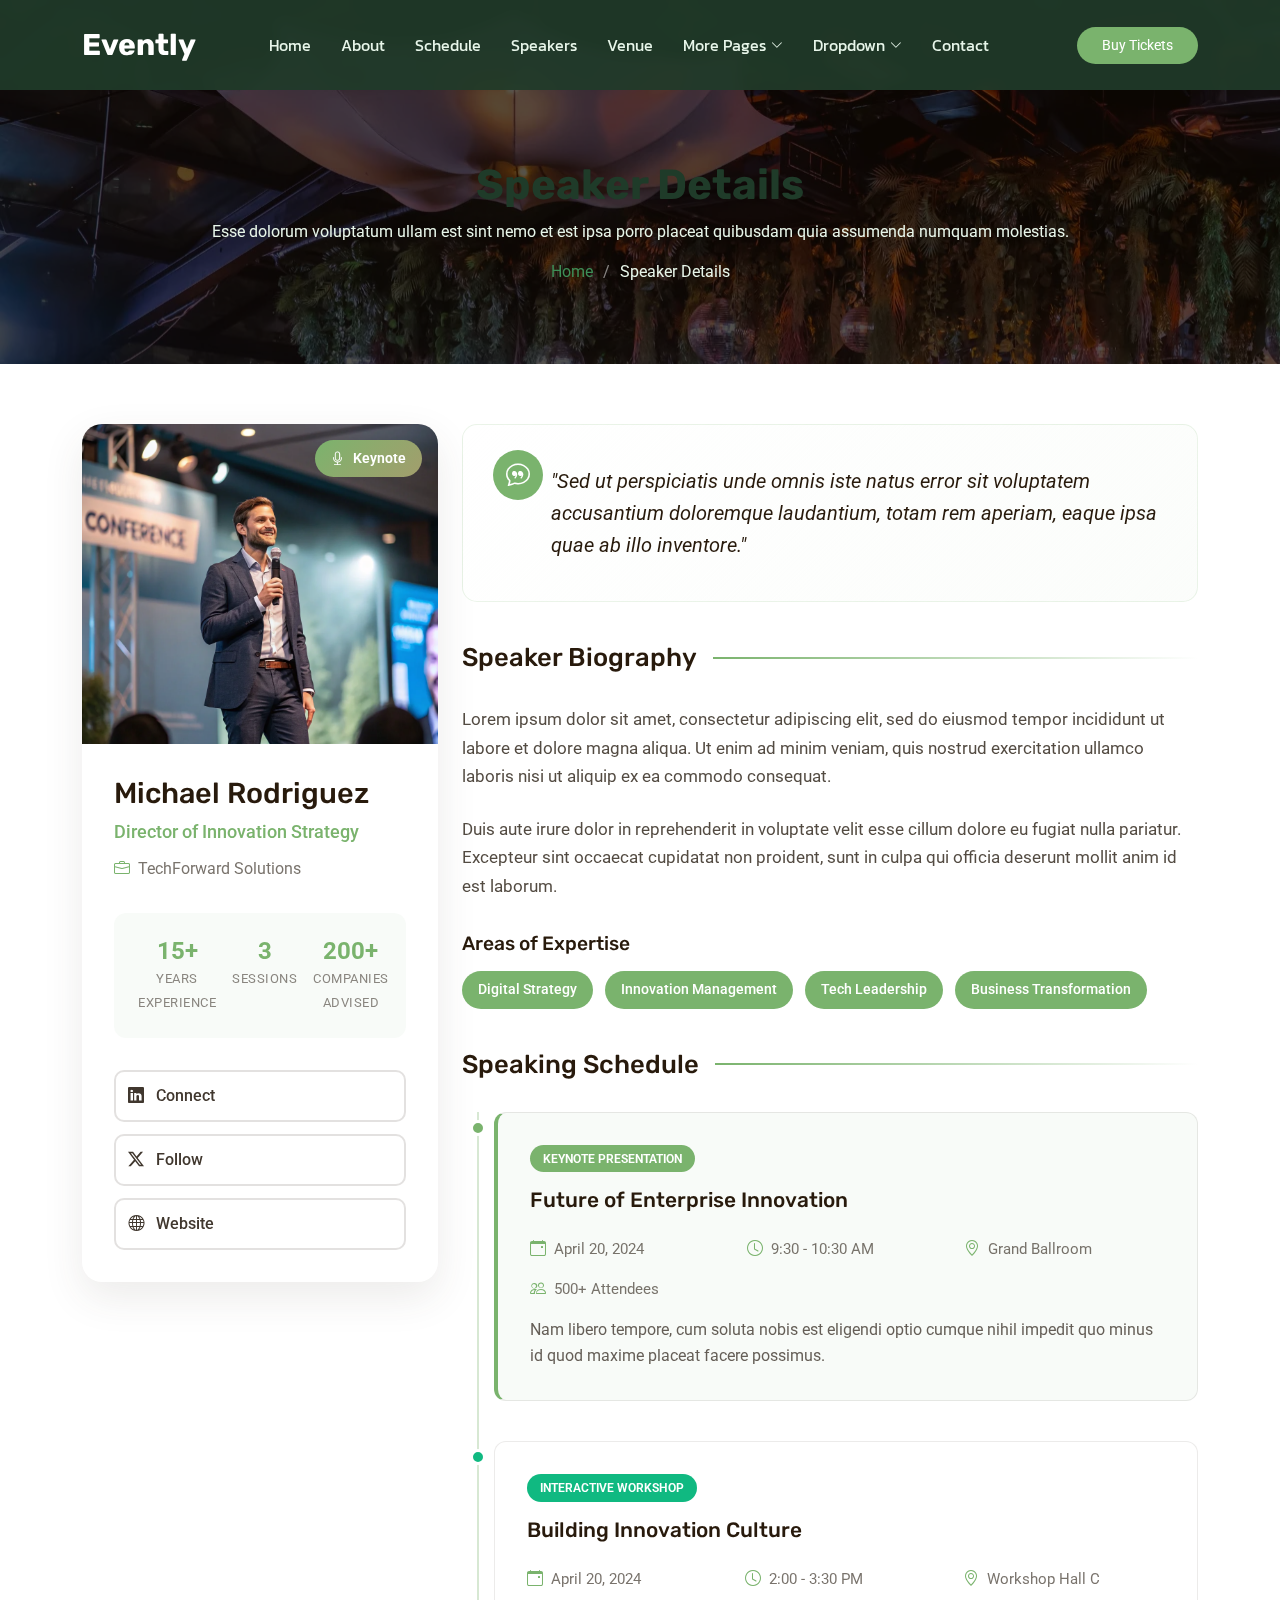
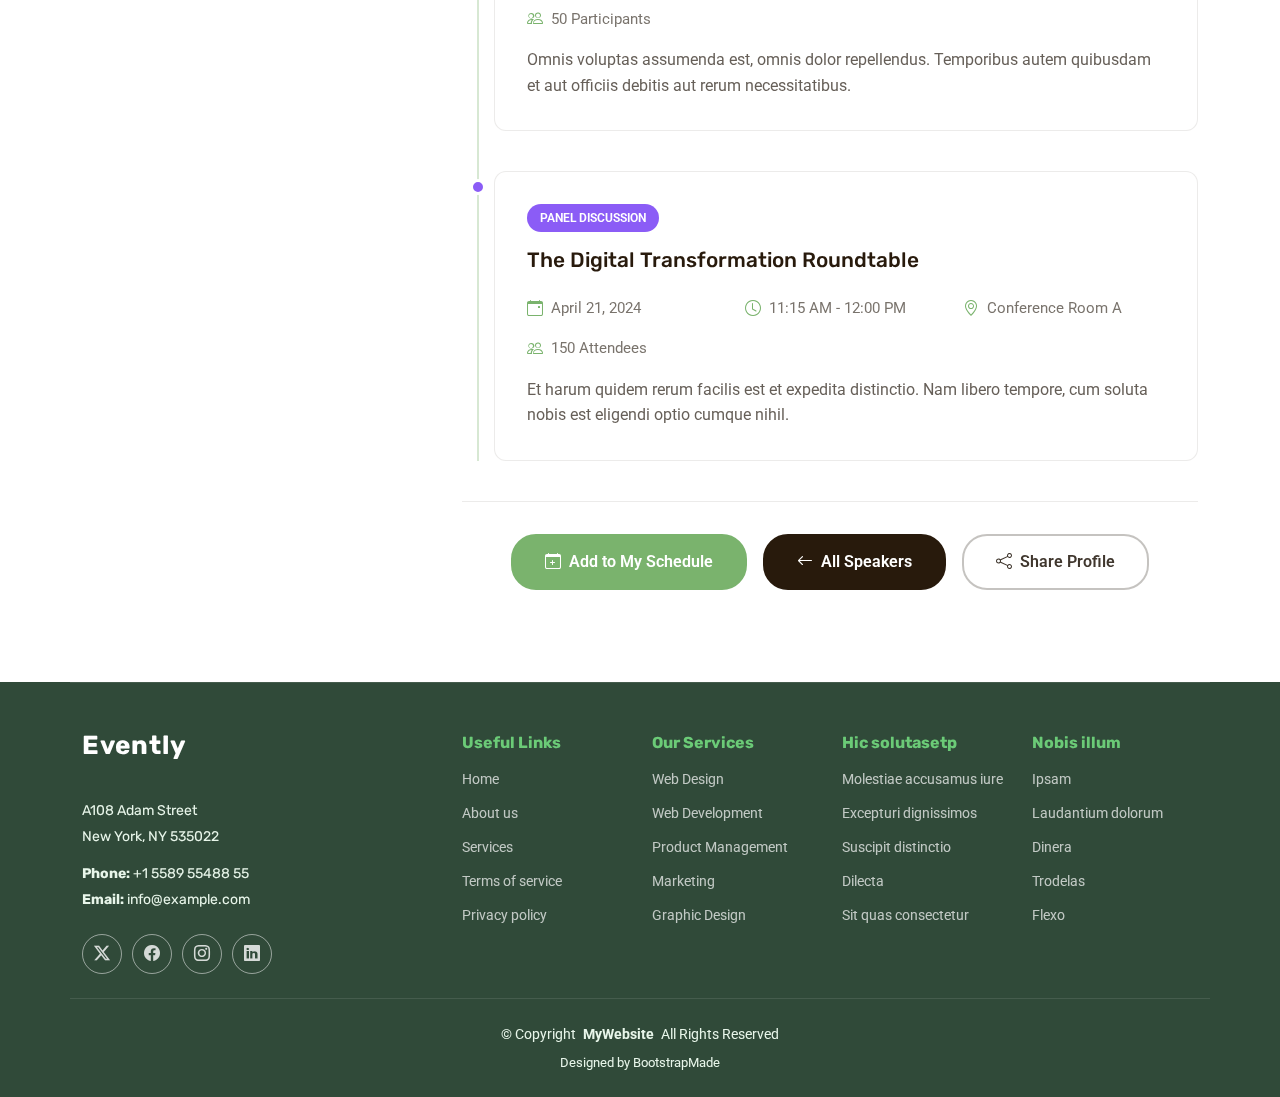
<file: speaker-details.html>
<!DOCTYPE html>
<html lang="en">

<head>
  <meta charset="utf-8">
  <meta content="width=device-width, initial-scale=1.0" name="viewport">
  <title>Speaker Details - Evently Bootstrap Template</title>
  <meta name="description" content="">
  <meta name="keywords" content="">

  <!-- Favicons -->
  <link href="assets/img/favicon.png" rel="icon">
  <link href="assets/img/apple-touch-icon.png" rel="apple-touch-icon">

  <!-- Fonts -->
  <link href="https://fonts.googleapis.com" rel="preconnect">
  <link href="https://fonts.gstatic.com" rel="preconnect" crossorigin>
  <link href="https://fonts.googleapis.com/css2?family=Roboto:ital,wght@0,100;0,300;0,400;0,500;0,700;0,900;1,100;1,300;1,400;1,500;1,700;1,900&family=Rubik:ital,wght@0,300;0,400;0,500;0,600;0,700;0,800;0,900;1,300;1,400;1,500;1,600;1,700;1,800;1,900&family=Kanit:ital,wght@0,100;0,200;0,300;0,400;0,500;0,600;0,700;0,800;0,900;1,100;1,200;1,300;1,400;1,500;1,600;1,700;1,800;1,900&display=swap" rel="stylesheet">

  <!-- Vendor CSS Files -->
  <link href="assets/vendor/bootstrap/css/bootstrap.min.css" rel="stylesheet">
  <link href="assets/vendor/bootstrap-icons/bootstrap-icons.css" rel="stylesheet">
  <link href="assets/vendor/swiper/swiper-bundle.min.css" rel="stylesheet">
  <link href="assets/vendor/glightbox/css/glightbox.min.css" rel="stylesheet">

  <!-- Main CSS File -->
  <link href="assets/css/main.css" rel="stylesheet">

  <!-- =======================================================
  * Template Name: Evently
  * Template URL: https://bootstrapmade.com/evently-bootstrap-events-template/
  * Updated: Jul 19 2025 with Bootstrap v5.3.7
  * Author: BootstrapMade.com
  * License: https://bootstrapmade.com/license/
  ======================================================== -->
</head>

<body class="speaker-details-page">

  <header id="header" class="header d-flex align-items-center fixed-top">
    <div class="container-fluid container-xl position-relative d-flex align-items-center justify-content-between">

      <a href="index.html" class="logo d-flex align-items-center">
        <!-- Uncomment the line below if you also wish to use an image logo -->
        <!-- <img src="assets/img/logo.webp" alt=""> -->
        <h1 class="sitename">Evently</h1>
      </a>

      <nav id="navmenu" class="navmenu">
        <ul>
          <li><a href="index.html">Home</a></li>
          <li><a href="about.html">About</a></li>
          <li><a href="schedule.html">Schedule</a></li>
          <li><a href="speakers.html">Speakers</a></li>
          <li><a href="venue.html">Venue</a></li>
          <li class="dropdown"><a href="#"><span>More Pages</span> <i class="bi bi-chevron-down toggle-dropdown"></i></a>
            <ul>
              <li><a href="speaker-details.html" class="active">Speaker Details</a></li>
              <li><a href="tickets.html">Tickets</a></li>
              <li><a href="buy-tickets.html">Buy Tickets</a></li>
              <li><a href="gallery.html">Gallery</a></li>
              <li><a href="terms.html">Terms</a></li>
              <li><a href="privacy.html">Privacy</a></li>
              <li><a href="404.html">404</a></li>
            </ul>
          </li>
          <li class="dropdown"><a href="#"><span>Dropdown</span> <i class="bi bi-chevron-down toggle-dropdown"></i></a>
            <ul>
              <li><a href="#">Dropdown 1</a></li>
              <li class="dropdown"><a href="#"><span>Deep Dropdown</span> <i class="bi bi-chevron-down toggle-dropdown"></i></a>
                <ul>
                  <li><a href="#">Deep Dropdown 1</a></li>
                  <li><a href="#">Deep Dropdown 2</a></li>
                  <li><a href="#">Deep Dropdown 3</a></li>
                  <li><a href="#">Deep Dropdown 4</a></li>
                  <li><a href="#">Deep Dropdown 5</a></li>
                </ul>
              </li>
              <li><a href="#">Dropdown 2</a></li>
              <li><a href="#">Dropdown 3</a></li>
              <li><a href="#">Dropdown 4</a></li>
            </ul>
          </li>
          <li><a href="contact.html">Contact</a></li>
        </ul>
        <i class="mobile-nav-toggle d-xl-none bi bi-list"></i>
      </nav>

      <a class="btn-getstarted" href="buy-tickets.html">Buy Tickets</a>

    </div>
  </header>

  <main class="main">

    <!-- Page Title -->
    <div class="page-title dark-background" style="background-image: url(assets/img/events/showcase-9.webp);">
      <div class="container position-relative">
        <h1>Speaker Details</h1>
        <p>Esse dolorum voluptatum ullam est sint nemo et est ipsa porro placeat quibusdam quia assumenda numquam molestias.</p>
        <nav class="breadcrumbs">
          <ol>
            <li><a href="index.html">Home</a></li>
            <li class="current">Speaker Details</li>
          </ol>
        </nav>
      </div>
    </div><!-- End Page Title -->

    <!-- Speaker Details 2 Section -->
    <section id="speaker-details-2" class="speaker-details-2 section">

      <div class="container">

        <div class="row">

          <!-- Speaker Overview -->
          <div class="col-xl-4 col-lg-5">
            <div class="speaker-profile-card">
              <div class="profile-image-wrapper">
                <img src="assets/img/events/speaker-7.webp" alt="Speaker" class="img-fluid">
                <div class="speaker-status">
                  <span class="status-badge keynote">
                    <i class="bi bi-mic"></i>
                    Keynote
                  </span>
                </div>
              </div>

              <div class="profile-content">
                <h2 class="speaker-name">Michael Rodriguez</h2>
                <p class="speaker-title">Director of Innovation Strategy</p>
                <div class="speaker-company">
                  <i class="bi bi-briefcase"></i>
                  TechForward Solutions
                </div>

                <div class="connection-stats">
                  <div class="stat-item">
                    <span class="stat-number">15+</span>
                    <span class="stat-label">Years Experience</span>
                  </div>
                  <div class="stat-item">
                    <span class="stat-number">3</span>
                    <span class="stat-label">Sessions</span>
                  </div>
                  <div class="stat-item">
                    <span class="stat-number">200+</span>
                    <span class="stat-label">Companies Advised</span>
                  </div>
                </div>

                <div class="social-connections">
                  <a href="#" class="social-btn linkedin">
                    <i class="bi bi-linkedin"></i>
                    <span>Connect</span>
                  </a>
                  <a href="#" class="social-btn twitter">
                    <i class="bi bi-twitter-x"></i>
                    <span>Follow</span>
                  </a>
                  <a href="#" class="social-btn website">
                    <i class="bi bi-globe"></i>
                    <span>Website</span>
                  </a>
                </div>
              </div>
            </div>
          </div>

          <!-- Speaker Details -->
          <div class="col-xl-8 col-lg-7">

            <!-- Quote Section -->
            <div class="speaker-highlight">
              <div class="quote-container">
                <div class="quote-icon">
                  <i class="bi bi-chat-quote"></i>
                </div>
                <blockquote>
                  "Sed ut perspiciatis unde omnis iste natus error sit voluptatem accusantium doloremque laudantium, totam rem aperiam, eaque ipsa quae ab illo inventore."
                </blockquote>
              </div>
            </div>

            <!-- Biography -->
            <div class="speaker-biography">
              <div class="section-header">
                <h3>Speaker Biography</h3>
                <div class="header-line"></div>
              </div>

              <div class="bio-content">
                <p>Lorem ipsum dolor sit amet, consectetur adipiscing elit, sed do eiusmod tempor incididunt ut labore et dolore magna aliqua. Ut enim ad minim veniam, quis nostrud exercitation ullamco laboris nisi ut aliquip ex ea commodo consequat.</p>

                <p>Duis aute irure dolor in reprehenderit in voluptate velit esse cillum dolore eu fugiat nulla pariatur. Excepteur sint occaecat cupidatat non proident, sunt in culpa qui officia deserunt mollit anim id est laborum.</p>

                <div class="expertise-areas">
                  <h4>Areas of Expertise</h4>
                  <div class="tags-list">
                    <span class="expertise-tag">Digital Strategy</span>
                    <span class="expertise-tag">Innovation Management</span>
                    <span class="expertise-tag">Tech Leadership</span>
                    <span class="expertise-tag">Business Transformation</span>
                  </div>
                </div>
              </div>
            </div>

            <!-- Session Schedule -->
            <div class="session-schedule">
              <div class="section-header">
                <h3>Speaking Schedule</h3>
                <div class="header-line"></div>
              </div>

              <div class="schedule-timeline">

                <div class="timeline-item featured">
                  <div class="timeline-marker">
                    <div class="marker-dot keynote"></div>
                  </div>
                  <div class="timeline-content">
                    <div class="session-tag keynote">Keynote Presentation</div>
                    <h4 class="session-name">Future of Enterprise Innovation</h4>
                    <div class="session-meta-grid">
                      <div class="meta-item">
                        <i class="bi bi-calendar-event"></i>
                        <span>April 20, 2024</span>
                      </div>
                      <div class="meta-item">
                        <i class="bi bi-clock"></i>
                        <span>9:30 - 10:30 AM</span>
                      </div>
                      <div class="meta-item">
                        <i class="bi bi-geo-alt"></i>
                        <span>Grand Ballroom</span>
                      </div>
                      <div class="meta-item">
                        <i class="bi bi-people"></i>
                        <span>500+ Attendees</span>
                      </div>
                    </div>
                    <p class="session-summary">Nam libero tempore, cum soluta nobis est eligendi optio cumque nihil impedit quo minus id quod maxime placeat facere possimus.</p>
                  </div>
                </div>

                <div class="timeline-item">
                  <div class="timeline-marker">
                    <div class="marker-dot workshop"></div>
                  </div>
                  <div class="timeline-content">
                    <div class="session-tag workshop">Interactive Workshop</div>
                    <h4 class="session-name">Building Innovation Culture</h4>
                    <div class="session-meta-grid">
                      <div class="meta-item">
                        <i class="bi bi-calendar-event"></i>
                        <span>April 20, 2024</span>
                      </div>
                      <div class="meta-item">
                        <i class="bi bi-clock"></i>
                        <span>2:00 - 3:30 PM</span>
                      </div>
                      <div class="meta-item">
                        <i class="bi bi-geo-alt"></i>
                        <span>Workshop Hall C</span>
                      </div>
                      <div class="meta-item">
                        <i class="bi bi-people"></i>
                        <span>50 Participants</span>
                      </div>
                    </div>
                    <p class="session-summary">Omnis voluptas assumenda est, omnis dolor repellendus. Temporibus autem quibusdam et aut officiis debitis aut rerum necessitatibus.</p>
                  </div>
                </div>

                <div class="timeline-item">
                  <div class="timeline-marker">
                    <div class="marker-dot panel"></div>
                  </div>
                  <div class="timeline-content">
                    <div class="session-tag panel">Panel Discussion</div>
                    <h4 class="session-name">The Digital Transformation Roundtable</h4>
                    <div class="session-meta-grid">
                      <div class="meta-item">
                        <i class="bi bi-calendar-event"></i>
                        <span>April 21, 2024</span>
                      </div>
                      <div class="meta-item">
                        <i class="bi bi-clock"></i>
                        <span>11:15 AM - 12:00 PM</span>
                      </div>
                      <div class="meta-item">
                        <i class="bi bi-geo-alt"></i>
                        <span>Conference Room A</span>
                      </div>
                      <div class="meta-item">
                        <i class="bi bi-people"></i>
                        <span>150 Attendees</span>
                      </div>
                    </div>
                    <p class="session-summary">Et harum quidem rerum facilis est et expedita distinctio. Nam libero tempore, cum soluta nobis est eligendi optio cumque nihil.</p>
                  </div>
                </div>

              </div>
            </div>

            <!-- Action Buttons -->
            <div class="speaker-cta">
              <div class="cta-buttons">
                <a href="#" class="btn-primary">
                  <i class="bi bi-calendar-plus"></i>
                  Add to My Schedule
                </a>
                <a href="#" class="btn-secondary">
                  <i class="bi bi-arrow-left"></i>
                  All Speakers
                </a>
                <a href="#" class="btn-outline">
                  <i class="bi bi-share"></i>
                  Share Profile
                </a>
              </div>
            </div>

          </div>

        </div>

      </div>

    </section><!-- /Speaker Details 2 Section -->

  </main>

  <footer id="footer" class="footer position-relative dark-background">

    <div class="container footer-top">
      <div class="row gy-4">
        <div class="col-lg-4 col-md-6 footer-about">
          <a href="index.html" class="logo d-flex align-items-center">
            <span class="sitename">Evently</span>
          </a>
          <div class="footer-contact pt-3">
            <p>A108 Adam Street</p>
            <p>New York, NY 535022</p>
            <p class="mt-3"><strong>Phone:</strong> <span>+1 5589 55488 55</span></p>
            <p><strong>Email:</strong> <span>info@example.com</span></p>
          </div>
          <div class="social-links d-flex mt-4">
            <a href=""><i class="bi bi-twitter-x"></i></a>
            <a href=""><i class="bi bi-facebook"></i></a>
            <a href=""><i class="bi bi-instagram"></i></a>
            <a href=""><i class="bi bi-linkedin"></i></a>
          </div>
        </div>

        <div class="col-lg-2 col-md-3 footer-links">
          <h4>Useful Links</h4>
          <ul>
            <li><a href="#">Home</a></li>
            <li><a href="#">About us</a></li>
            <li><a href="#">Services</a></li>
            <li><a href="#">Terms of service</a></li>
            <li><a href="#">Privacy policy</a></li>
          </ul>
        </div>

        <div class="col-lg-2 col-md-3 footer-links">
          <h4>Our Services</h4>
          <ul>
            <li><a href="#">Web Design</a></li>
            <li><a href="#">Web Development</a></li>
            <li><a href="#">Product Management</a></li>
            <li><a href="#">Marketing</a></li>
            <li><a href="#">Graphic Design</a></li>
          </ul>
        </div>

        <div class="col-lg-2 col-md-3 footer-links">
          <h4>Hic solutasetp</h4>
          <ul>
            <li><a href="#">Molestiae accusamus iure</a></li>
            <li><a href="#">Excepturi dignissimos</a></li>
            <li><a href="#">Suscipit distinctio</a></li>
            <li><a href="#">Dilecta</a></li>
            <li><a href="#">Sit quas consectetur</a></li>
          </ul>
        </div>

        <div class="col-lg-2 col-md-3 footer-links">
          <h4>Nobis illum</h4>
          <ul>
            <li><a href="#">Ipsam</a></li>
            <li><a href="#">Laudantium dolorum</a></li>
            <li><a href="#">Dinera</a></li>
            <li><a href="#">Trodelas</a></li>
            <li><a href="#">Flexo</a></li>
          </ul>
        </div>

      </div>
    </div>

    <div class="container copyright text-center mt-4">
      <p>© <span>Copyright</span> <strong class="px-1 sitename">MyWebsite</strong> <span>All Rights Reserved</span></p>
      <div class="credits">
        <!-- All the links in the footer should remain intact. -->
        <!-- You can delete the links only if you've purchased the pro version. -->
        <!-- Licensing information: https://bootstrapmade.com/license/ -->
        <!-- Purchase the pro version with working PHP/AJAX contact form: [buy-url] -->
        Designed by <a href="https://bootstrapmade.com/">BootstrapMade</a>
      </div>
    </div>

  </footer>

  <!-- Scroll Top -->
  <a href="#" id="scroll-top" class="scroll-top d-flex align-items-center justify-content-center"><i class="bi bi-arrow-up-short"></i></a>

  <!-- Preloader -->
  <div id="preloader"></div>

  <!-- Vendor JS Files -->
  <script src="assets/vendor/bootstrap/js/bootstrap.bundle.min.js"></script>
  <script src="assets/vendor/php-email-form/validate.js"></script>
  <script src="assets/vendor/purecounter/purecounter_vanilla.js"></script>
  <script src="assets/vendor/swiper/swiper-bundle.min.js"></script>
  <script src="assets/vendor/glightbox/js/glightbox.min.js"></script>

  <!-- Main JS File -->
  <script src="assets/js/main.js"></script>

</body>

</html>
</file>
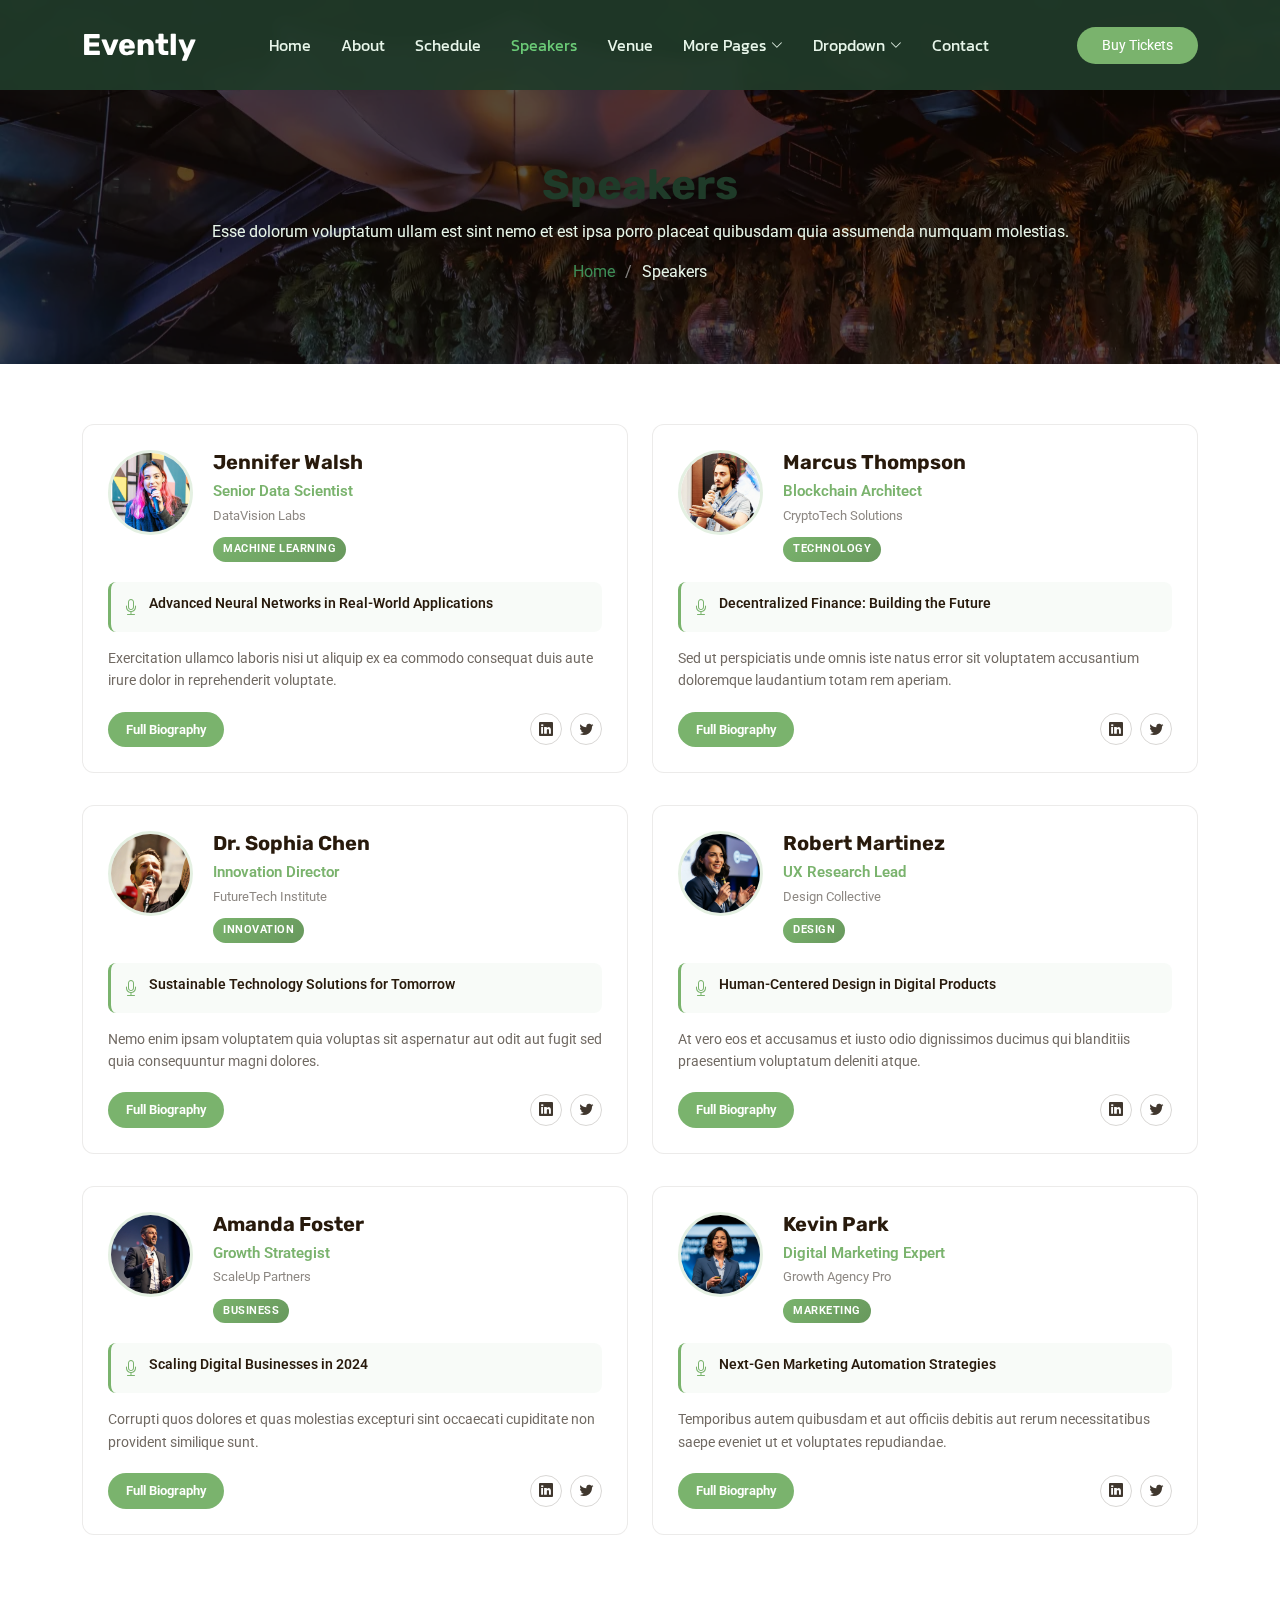
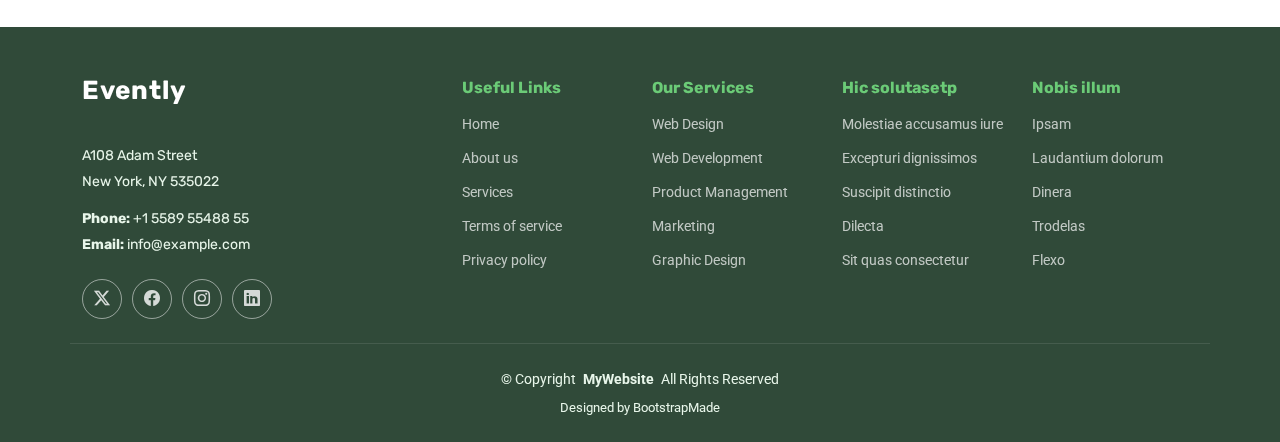
<file: speakers.html>
<!DOCTYPE html>
<html lang="en">

<head>
  <meta charset="utf-8">
  <meta content="width=device-width, initial-scale=1.0" name="viewport">
  <title>Speakers - Evently Bootstrap Template</title>
  <meta name="description" content="">
  <meta name="keywords" content="">

  <!-- Favicons -->
  <link href="assets/img/favicon.png" rel="icon">
  <link href="assets/img/apple-touch-icon.png" rel="apple-touch-icon">

  <!-- Fonts -->
  <link href="https://fonts.googleapis.com" rel="preconnect">
  <link href="https://fonts.gstatic.com" rel="preconnect" crossorigin>
  <link href="https://fonts.googleapis.com/css2?family=Roboto:ital,wght@0,100;0,300;0,400;0,500;0,700;0,900;1,100;1,300;1,400;1,500;1,700;1,900&family=Rubik:ital,wght@0,300;0,400;0,500;0,600;0,700;0,800;0,900;1,300;1,400;1,500;1,600;1,700;1,800;1,900&family=Kanit:ital,wght@0,100;0,200;0,300;0,400;0,500;0,600;0,700;0,800;0,900;1,100;1,200;1,300;1,400;1,500;1,600;1,700;1,800;1,900&display=swap" rel="stylesheet">

  <!-- Vendor CSS Files -->
  <link href="assets/vendor/bootstrap/css/bootstrap.min.css" rel="stylesheet">
  <link href="assets/vendor/bootstrap-icons/bootstrap-icons.css" rel="stylesheet">
  <link href="assets/vendor/swiper/swiper-bundle.min.css" rel="stylesheet">
  <link href="assets/vendor/glightbox/css/glightbox.min.css" rel="stylesheet">

  <!-- Main CSS File -->
  <link href="assets/css/main.css" rel="stylesheet">

  <!-- =======================================================
  * Template Name: Evently
  * Template URL: https://bootstrapmade.com/evently-bootstrap-events-template/
  * Updated: Jul 19 2025 with Bootstrap v5.3.7
  * Author: BootstrapMade.com
  * License: https://bootstrapmade.com/license/
  ======================================================== -->
</head>

<body class="speakers-page">

  <header id="header" class="header d-flex align-items-center fixed-top">
    <div class="container-fluid container-xl position-relative d-flex align-items-center justify-content-between">

      <a href="index.html" class="logo d-flex align-items-center">
        <!-- Uncomment the line below if you also wish to use an image logo -->
        <!-- <img src="assets/img/logo.webp" alt=""> -->
        <h1 class="sitename">Evently</h1>
      </a>

      <nav id="navmenu" class="navmenu">
        <ul>
          <li><a href="index.html">Home</a></li>
          <li><a href="about.html">About</a></li>
          <li><a href="schedule.html">Schedule</a></li>
          <li><a href="speakers.html" class="active">Speakers</a></li>
          <li><a href="venue.html">Venue</a></li>
          <li class="dropdown"><a href="#"><span>More Pages</span> <i class="bi bi-chevron-down toggle-dropdown"></i></a>
            <ul>
              <li><a href="speaker-details.html">Speaker Details</a></li>
              <li><a href="tickets.html">Tickets</a></li>
              <li><a href="buy-tickets.html">Buy Tickets</a></li>
              <li><a href="gallery.html">Gallery</a></li>
              <li><a href="terms.html">Terms</a></li>
              <li><a href="privacy.html">Privacy</a></li>
              <li><a href="404.html">404</a></li>
            </ul>
          </li>
          <li class="dropdown"><a href="#"><span>Dropdown</span> <i class="bi bi-chevron-down toggle-dropdown"></i></a>
            <ul>
              <li><a href="#">Dropdown 1</a></li>
              <li class="dropdown"><a href="#"><span>Deep Dropdown</span> <i class="bi bi-chevron-down toggle-dropdown"></i></a>
                <ul>
                  <li><a href="#">Deep Dropdown 1</a></li>
                  <li><a href="#">Deep Dropdown 2</a></li>
                  <li><a href="#">Deep Dropdown 3</a></li>
                  <li><a href="#">Deep Dropdown 4</a></li>
                  <li><a href="#">Deep Dropdown 5</a></li>
                </ul>
              </li>
              <li><a href="#">Dropdown 2</a></li>
              <li><a href="#">Dropdown 3</a></li>
              <li><a href="#">Dropdown 4</a></li>
            </ul>
          </li>
          <li><a href="contact.html">Contact</a></li>
        </ul>
        <i class="mobile-nav-toggle d-xl-none bi bi-list"></i>
      </nav>

      <a class="btn-getstarted" href="buy-tickets.html">Buy Tickets</a>

    </div>
  </header>

  <main class="main">

    <!-- Page Title -->
    <div class="page-title dark-background" style="background-image: url(assets/img/events/showcase-9.webp);">
      <div class="container position-relative">
        <h1>Speakers</h1>
        <p>Esse dolorum voluptatum ullam est sint nemo et est ipsa porro placeat quibusdam quia assumenda numquam molestias.</p>
        <nav class="breadcrumbs">
          <ol>
            <li><a href="index.html">Home</a></li>
            <li class="current">Speakers</li>
          </ol>
        </nav>
      </div>
    </div><!-- End Page Title -->

    <!-- Speakers Section -->
    <section id="speakers" class="speakers section">

      <div class="container">

        <div class="speakers-list">

          <div class="row">

            <div class="col-lg-6 speaker-entry">
              <div class="speaker-profile">
                <div class="speaker-meta">
                  <div class="speaker-photo">
                    <img src="assets/img/events/speaker-4.webp" alt="Speaker" class="img-fluid">
                  </div>
                  <div class="speaker-info">
                    <h4>Jennifer Walsh</h4>
                    <span class="speaker-position">Senior Data Scientist</span>
                    <span class="speaker-org">DataVision Labs</span>
                    <div class="speaker-track">Machine Learning</div>
                  </div>
                </div>
                <div class="speaker-details">
                  <div class="speaker-topic">
                    <i class="bi bi-mic"></i>
                    <span>Advanced Neural Networks in Real-World Applications</span>
                  </div>
                  <p class="speaker-summary">Exercitation ullamco laboris nisi ut aliquip ex ea commodo consequat duis aute irure dolor in reprehenderit voluptate.</p>
                  <div class="speaker-actions">
                    <a href="#" class="profile-btn">Full Biography</a>
                    <div class="speaker-social">
                      <a href="#" class="social-link"><i class="bi bi-linkedin"></i></a>
                      <a href="#" class="social-link"><i class="bi bi-twitter"></i></a>
                    </div>
                  </div>
                </div>
              </div>
            </div><!-- End Speaker Entry -->

            <div class="col-lg-6 speaker-entry">
              <div class="speaker-profile">
                <div class="speaker-meta">
                  <div class="speaker-photo">
                    <img src="assets/img/events/speaker-1.webp" alt="Speaker" class="img-fluid">
                  </div>
                  <div class="speaker-info">
                    <h4>Marcus Thompson</h4>
                    <span class="speaker-position">Blockchain Architect</span>
                    <span class="speaker-org">CryptoTech Solutions</span>
                    <div class="speaker-track">Technology</div>
                  </div>
                </div>
                <div class="speaker-details">
                  <div class="speaker-topic">
                    <i class="bi bi-mic"></i>
                    <span>Decentralized Finance: Building the Future</span>
                  </div>
                  <p class="speaker-summary">Sed ut perspiciatis unde omnis iste natus error sit voluptatem accusantium doloremque laudantium totam rem aperiam.</p>
                  <div class="speaker-actions">
                    <a href="#" class="profile-btn">Full Biography</a>
                    <div class="speaker-social">
                      <a href="#" class="social-link"><i class="bi bi-linkedin"></i></a>
                      <a href="#" class="social-link"><i class="bi bi-twitter"></i></a>
                    </div>
                  </div>
                </div>
              </div>
            </div><!-- End Speaker Entry -->

            <div class="col-lg-6 speaker-entry">
              <div class="speaker-profile">
                <div class="speaker-meta">
                  <div class="speaker-photo">
                    <img src="assets/img/events/speaker-5.webp" alt="Speaker" class="img-fluid">
                  </div>
                  <div class="speaker-info">
                    <h4>Dr. Sophia Chen</h4>
                    <span class="speaker-position">Innovation Director</span>
                    <span class="speaker-org">FutureTech Institute</span>
                    <div class="speaker-track">Innovation</div>
                  </div>
                </div>
                <div class="speaker-details">
                  <div class="speaker-topic">
                    <i class="bi bi-mic"></i>
                    <span>Sustainable Technology Solutions for Tomorrow</span>
                  </div>
                  <p class="speaker-summary">Nemo enim ipsam voluptatem quia voluptas sit aspernatur aut odit aut fugit sed quia consequuntur magni dolores.</p>
                  <div class="speaker-actions">
                    <a href="#" class="profile-btn">Full Biography</a>
                    <div class="speaker-social">
                      <a href="#" class="social-link"><i class="bi bi-linkedin"></i></a>
                      <a href="#" class="social-link"><i class="bi bi-twitter"></i></a>
                    </div>
                  </div>
                </div>
              </div>
            </div><!-- End Speaker Entry -->

            <div class="col-lg-6 speaker-entry">
              <div class="speaker-profile">
                <div class="speaker-meta">
                  <div class="speaker-photo">
                    <img src="assets/img/events/speaker-10.webp" alt="Speaker" class="img-fluid">
                  </div>
                  <div class="speaker-info">
                    <h4>Robert Martinez</h4>
                    <span class="speaker-position">UX Research Lead</span>
                    <span class="speaker-org">Design Collective</span>
                    <div class="speaker-track">Design</div>
                  </div>
                </div>
                <div class="speaker-details">
                  <div class="speaker-topic">
                    <i class="bi bi-mic"></i>
                    <span>Human-Centered Design in Digital Products</span>
                  </div>
                  <p class="speaker-summary">At vero eos et accusamus et iusto odio dignissimos ducimus qui blanditiis praesentium voluptatum deleniti atque.</p>
                  <div class="speaker-actions">
                    <a href="#" class="profile-btn">Full Biography</a>
                    <div class="speaker-social">
                      <a href="#" class="social-link"><i class="bi bi-linkedin"></i></a>
                      <a href="#" class="social-link"><i class="bi bi-twitter"></i></a>
                    </div>
                  </div>
                </div>
              </div>
            </div><!-- End Speaker Entry -->

            <div class="col-lg-6 speaker-entry">
              <div class="speaker-profile">
                <div class="speaker-meta">
                  <div class="speaker-photo">
                    <img src="assets/img/events/speaker-13.webp" alt="Speaker" class="img-fluid">
                  </div>
                  <div class="speaker-info">
                    <h4>Amanda Foster</h4>
                    <span class="speaker-position">Growth Strategist</span>
                    <span class="speaker-org">ScaleUp Partners</span>
                    <div class="speaker-track">Business</div>
                  </div>
                </div>
                <div class="speaker-details">
                  <div class="speaker-topic">
                    <i class="bi bi-mic"></i>
                    <span>Scaling Digital Businesses in 2024</span>
                  </div>
                  <p class="speaker-summary">Corrupti quos dolores et quas molestias excepturi sint occaecati cupiditate non provident similique sunt.</p>
                  <div class="speaker-actions">
                    <a href="#" class="profile-btn">Full Biography</a>
                    <div class="speaker-social">
                      <a href="#" class="social-link"><i class="bi bi-linkedin"></i></a>
                      <a href="#" class="social-link"><i class="bi bi-twitter"></i></a>
                    </div>
                  </div>
                </div>
              </div>
            </div><!-- End Speaker Entry -->

            <div class="col-lg-6 speaker-entry">
              <div class="speaker-profile">
                <div class="speaker-meta">
                  <div class="speaker-photo">
                    <img src="assets/img/events/speaker-14.webp" alt="Speaker" class="img-fluid">
                  </div>
                  <div class="speaker-info">
                    <h4>Kevin Park</h4>
                    <span class="speaker-position">Digital Marketing Expert</span>
                    <span class="speaker-org">Growth Agency Pro</span>
                    <div class="speaker-track">Marketing</div>
                  </div>
                </div>
                <div class="speaker-details">
                  <div class="speaker-topic">
                    <i class="bi bi-mic"></i>
                    <span>Next-Gen Marketing Automation Strategies</span>
                  </div>
                  <p class="speaker-summary">Temporibus autem quibusdam et aut officiis debitis aut rerum necessitatibus saepe eveniet ut et voluptates repudiandae.</p>
                  <div class="speaker-actions">
                    <a href="#" class="profile-btn">Full Biography</a>
                    <div class="speaker-social">
                      <a href="#" class="social-link"><i class="bi bi-linkedin"></i></a>
                      <a href="#" class="social-link"><i class="bi bi-twitter"></i></a>
                    </div>
                  </div>
                </div>
              </div>
            </div><!-- End Speaker Entry -->

          </div>

        </div>

      </div>

    </section><!-- /Speakers Section -->

  </main>

  <footer id="footer" class="footer position-relative dark-background">

    <div class="container footer-top">
      <div class="row gy-4">
        <div class="col-lg-4 col-md-6 footer-about">
          <a href="index.html" class="logo d-flex align-items-center">
            <span class="sitename">Evently</span>
          </a>
          <div class="footer-contact pt-3">
            <p>A108 Adam Street</p>
            <p>New York, NY 535022</p>
            <p class="mt-3"><strong>Phone:</strong> <span>+1 5589 55488 55</span></p>
            <p><strong>Email:</strong> <span>info@example.com</span></p>
          </div>
          <div class="social-links d-flex mt-4">
            <a href=""><i class="bi bi-twitter-x"></i></a>
            <a href=""><i class="bi bi-facebook"></i></a>
            <a href=""><i class="bi bi-instagram"></i></a>
            <a href=""><i class="bi bi-linkedin"></i></a>
          </div>
        </div>

        <div class="col-lg-2 col-md-3 footer-links">
          <h4>Useful Links</h4>
          <ul>
            <li><a href="#">Home</a></li>
            <li><a href="#">About us</a></li>
            <li><a href="#">Services</a></li>
            <li><a href="#">Terms of service</a></li>
            <li><a href="#">Privacy policy</a></li>
          </ul>
        </div>

        <div class="col-lg-2 col-md-3 footer-links">
          <h4>Our Services</h4>
          <ul>
            <li><a href="#">Web Design</a></li>
            <li><a href="#">Web Development</a></li>
            <li><a href="#">Product Management</a></li>
            <li><a href="#">Marketing</a></li>
            <li><a href="#">Graphic Design</a></li>
          </ul>
        </div>

        <div class="col-lg-2 col-md-3 footer-links">
          <h4>Hic solutasetp</h4>
          <ul>
            <li><a href="#">Molestiae accusamus iure</a></li>
            <li><a href="#">Excepturi dignissimos</a></li>
            <li><a href="#">Suscipit distinctio</a></li>
            <li><a href="#">Dilecta</a></li>
            <li><a href="#">Sit quas consectetur</a></li>
          </ul>
        </div>

        <div class="col-lg-2 col-md-3 footer-links">
          <h4>Nobis illum</h4>
          <ul>
            <li><a href="#">Ipsam</a></li>
            <li><a href="#">Laudantium dolorum</a></li>
            <li><a href="#">Dinera</a></li>
            <li><a href="#">Trodelas</a></li>
            <li><a href="#">Flexo</a></li>
          </ul>
        </div>

      </div>
    </div>

    <div class="container copyright text-center mt-4">
      <p>© <span>Copyright</span> <strong class="px-1 sitename">MyWebsite</strong> <span>All Rights Reserved</span></p>
      <div class="credits">
        <!-- All the links in the footer should remain intact. -->
        <!-- You can delete the links only if you've purchased the pro version. -->
        <!-- Licensing information: https://bootstrapmade.com/license/ -->
        <!-- Purchase the pro version with working PHP/AJAX contact form: [buy-url] -->
        Designed by <a href="https://bootstrapmade.com/">BootstrapMade</a>
      </div>
    </div>

  </footer>

  <!-- Scroll Top -->
  <a href="#" id="scroll-top" class="scroll-top d-flex align-items-center justify-content-center"><i class="bi bi-arrow-up-short"></i></a>

  <!-- Preloader -->
  <div id="preloader"></div>

  <!-- Vendor JS Files -->
  <script src="assets/vendor/bootstrap/js/bootstrap.bundle.min.js"></script>
  <script src="assets/vendor/php-email-form/validate.js"></script>
  <script src="assets/vendor/purecounter/purecounter_vanilla.js"></script>
  <script src="assets/vendor/swiper/swiper-bundle.min.js"></script>
  <script src="assets/vendor/glightbox/js/glightbox.min.js"></script>

  <!-- Main JS File -->
  <script src="assets/js/main.js"></script>

</body>

</html>
</file>
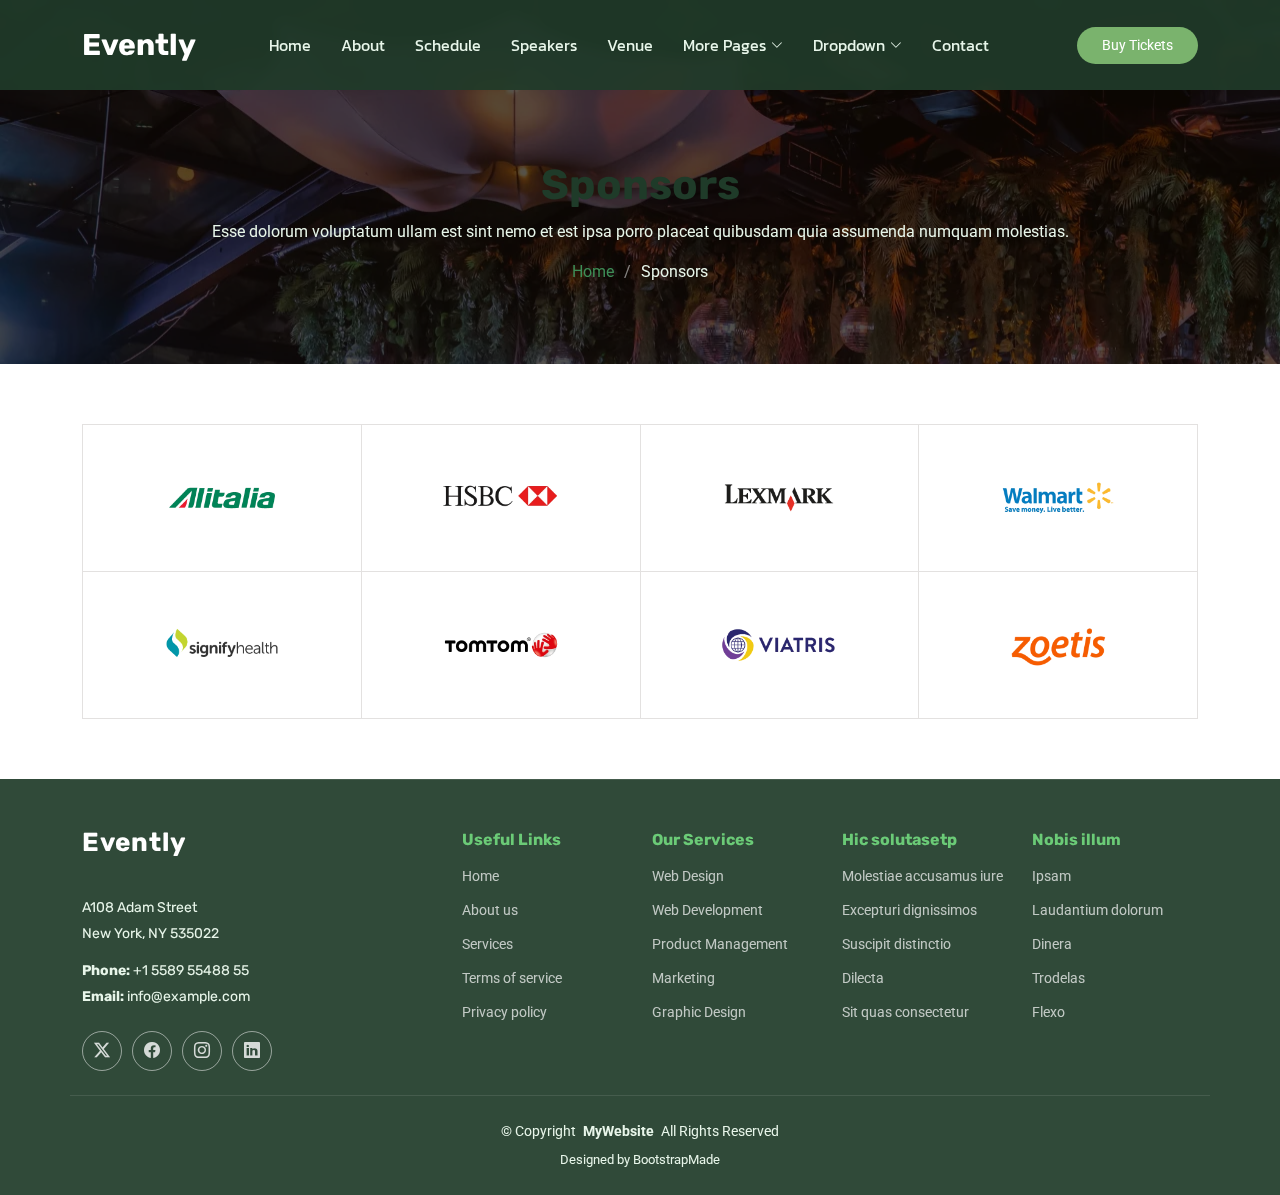
<file: sponsors.html>
<!DOCTYPE html>
<html lang="en">

<head>
  <meta charset="utf-8">
  <meta content="width=device-width, initial-scale=1.0" name="viewport">
  <title>Sponsors - Evently Bootstrap Template</title>
  <meta name="description" content="">
  <meta name="keywords" content="">

  <!-- Favicons -->
  <link href="assets/img/favicon.png" rel="icon">
  <link href="assets/img/apple-touch-icon.png" rel="apple-touch-icon">

  <!-- Fonts -->
  <link href="https://fonts.googleapis.com" rel="preconnect">
  <link href="https://fonts.gstatic.com" rel="preconnect" crossorigin>
  <link href="https://fonts.googleapis.com/css2?family=Roboto:ital,wght@0,100;0,300;0,400;0,500;0,700;0,900;1,100;1,300;1,400;1,500;1,700;1,900&family=Rubik:ital,wght@0,300;0,400;0,500;0,600;0,700;0,800;0,900;1,300;1,400;1,500;1,600;1,700;1,800;1,900&family=Kanit:ital,wght@0,100;0,200;0,300;0,400;0,500;0,600;0,700;0,800;0,900;1,100;1,200;1,300;1,400;1,500;1,600;1,700;1,800;1,900&display=swap" rel="stylesheet">

  <!-- Vendor CSS Files -->
  <link href="assets/vendor/bootstrap/css/bootstrap.min.css" rel="stylesheet">
  <link href="assets/vendor/bootstrap-icons/bootstrap-icons.css" rel="stylesheet">
  <link href="assets/vendor/swiper/swiper-bundle.min.css" rel="stylesheet">
  <link href="assets/vendor/glightbox/css/glightbox.min.css" rel="stylesheet">

  <!-- Main CSS File -->
  <link href="assets/css/main.css" rel="stylesheet">

  <!-- =======================================================
  * Template Name: Evently
  * Template URL: https://bootstrapmade.com/evently-bootstrap-events-template/
  * Updated: Jul 19 2025 with Bootstrap v5.3.7
  * Author: BootstrapMade.com
  * License: https://bootstrapmade.com/license/
  ======================================================== -->
</head>

<body class="sponsors-page">

  <header id="header" class="header d-flex align-items-center fixed-top">
    <div class="container-fluid container-xl position-relative d-flex align-items-center justify-content-between">

      <a href="index.html" class="logo d-flex align-items-center">
        <!-- Uncomment the line below if you also wish to use an image logo -->
        <!-- <img src="assets/img/logo.webp" alt=""> -->
        <h1 class="sitename">Evently</h1>
      </a>

      <nav id="navmenu" class="navmenu">
        <ul>
          <li><a href="index.html">Home</a></li>
          <li><a href="about.html">About</a></li>
          <li><a href="schedule.html">Schedule</a></li>
          <li><a href="speakers.html">Speakers</a></li>
          <li><a href="venue.html">Venue</a></li>
          <li class="dropdown"><a href="#"><span>More Pages</span> <i class="bi bi-chevron-down toggle-dropdown"></i></a>
            <ul>
              <li><a href="speaker-details.html">Speaker Details</a></li>
              <li><a href="tickets.html">Tickets</a></li>
              <li><a href="buy-tickets.html">Buy Tickets</a></li>
              <li><a href="gallery.html">Gallery</a></li>
              <li><a href="terms.html">Terms</a></li>
              <li><a href="privacy.html">Privacy</a></li>
              <li><a href="404.html">404</a></li>
            </ul>
          </li>
          <li class="dropdown"><a href="#"><span>Dropdown</span> <i class="bi bi-chevron-down toggle-dropdown"></i></a>
            <ul>
              <li><a href="#">Dropdown 1</a></li>
              <li class="dropdown"><a href="#"><span>Deep Dropdown</span> <i class="bi bi-chevron-down toggle-dropdown"></i></a>
                <ul>
                  <li><a href="#">Deep Dropdown 1</a></li>
                  <li><a href="#">Deep Dropdown 2</a></li>
                  <li><a href="#">Deep Dropdown 3</a></li>
                  <li><a href="#">Deep Dropdown 4</a></li>
                  <li><a href="#">Deep Dropdown 5</a></li>
                </ul>
              </li>
              <li><a href="#">Dropdown 2</a></li>
              <li><a href="#">Dropdown 3</a></li>
              <li><a href="#">Dropdown 4</a></li>
            </ul>
          </li>
          <li><a href="contact.html">Contact</a></li>
        </ul>
        <i class="mobile-nav-toggle d-xl-none bi bi-list"></i>
      </nav>

      <a class="btn-getstarted" href="buy-tickets.html">Buy Tickets</a>

    </div>
  </header>

  <main class="main">

    <!-- Page Title -->
    <div class="page-title dark-background" style="background-image: url(assets/img/events/showcase-9.webp);">
      <div class="container position-relative">
        <h1>Sponsors</h1>
        <p>Esse dolorum voluptatum ullam est sint nemo et est ipsa porro placeat quibusdam quia assumenda numquam molestias.</p>
        <nav class="breadcrumbs">
          <ol>
            <li><a href="index.html">Home</a></li>
            <li class="current">Sponsors</li>
          </ol>
        </nav>
      </div>
    </div><!-- End Page Title -->

    <!-- Sponsors Section -->
    <section id="sponsors" class="sponsors section">

      <div class="container">

        <div class="row g-0 clients-wrap">

          <div class="col-xl-3 col-md-4 client-logo">
            <img src="assets/img/clients/clients-1.webp" class="img-fluid" alt="">
          </div><!-- End Client Item -->

          <div class="col-xl-3 col-md-4 client-logo">
            <img src="assets/img/clients/clients-2.webp" class="img-fluid" alt="">
          </div><!-- End Client Item -->

          <div class="col-xl-3 col-md-4 client-logo">
            <img src="assets/img/clients/clients-3.webp" class="img-fluid" alt="">
          </div><!-- End Client Item -->

          <div class="col-xl-3 col-md-4 client-logo">
            <img src="assets/img/clients/clients-4.webp" class="img-fluid" alt="">
          </div><!-- End Client Item -->

          <div class="col-xl-3 col-md-4 client-logo">
            <img src="assets/img/clients/clients-5.webp" class="img-fluid" alt="">
          </div><!-- End Client Item -->

          <div class="col-xl-3 col-md-4 client-logo">
            <img src="assets/img/clients/clients-6.webp" class="img-fluid" alt="">
          </div><!-- End Client Item -->

          <div class="col-xl-3 col-md-4 client-logo">
            <img src="assets/img/clients/clients-7.webp" class="img-fluid" alt="">
          </div><!-- End Client Item -->

          <div class="col-xl-3 col-md-4 client-logo">
            <img src="assets/img/clients/clients-8.webp" class="img-fluid" alt="">
          </div><!-- End Client Item -->

        </div>

      </div>

    </section><!-- /Sponsors Section -->

  </main>

  <footer id="footer" class="footer position-relative dark-background">

    <div class="container footer-top">
      <div class="row gy-4">
        <div class="col-lg-4 col-md-6 footer-about">
          <a href="index.html" class="logo d-flex align-items-center">
            <span class="sitename">Evently</span>
          </a>
          <div class="footer-contact pt-3">
            <p>A108 Adam Street</p>
            <p>New York, NY 535022</p>
            <p class="mt-3"><strong>Phone:</strong> <span>+1 5589 55488 55</span></p>
            <p><strong>Email:</strong> <span>info@example.com</span></p>
          </div>
          <div class="social-links d-flex mt-4">
            <a href=""><i class="bi bi-twitter-x"></i></a>
            <a href=""><i class="bi bi-facebook"></i></a>
            <a href=""><i class="bi bi-instagram"></i></a>
            <a href=""><i class="bi bi-linkedin"></i></a>
          </div>
        </div>

        <div class="col-lg-2 col-md-3 footer-links">
          <h4>Useful Links</h4>
          <ul>
            <li><a href="#">Home</a></li>
            <li><a href="#">About us</a></li>
            <li><a href="#">Services</a></li>
            <li><a href="#">Terms of service</a></li>
            <li><a href="#">Privacy policy</a></li>
          </ul>
        </div>

        <div class="col-lg-2 col-md-3 footer-links">
          <h4>Our Services</h4>
          <ul>
            <li><a href="#">Web Design</a></li>
            <li><a href="#">Web Development</a></li>
            <li><a href="#">Product Management</a></li>
            <li><a href="#">Marketing</a></li>
            <li><a href="#">Graphic Design</a></li>
          </ul>
        </div>

        <div class="col-lg-2 col-md-3 footer-links">
          <h4>Hic solutasetp</h4>
          <ul>
            <li><a href="#">Molestiae accusamus iure</a></li>
            <li><a href="#">Excepturi dignissimos</a></li>
            <li><a href="#">Suscipit distinctio</a></li>
            <li><a href="#">Dilecta</a></li>
            <li><a href="#">Sit quas consectetur</a></li>
          </ul>
        </div>

        <div class="col-lg-2 col-md-3 footer-links">
          <h4>Nobis illum</h4>
          <ul>
            <li><a href="#">Ipsam</a></li>
            <li><a href="#">Laudantium dolorum</a></li>
            <li><a href="#">Dinera</a></li>
            <li><a href="#">Trodelas</a></li>
            <li><a href="#">Flexo</a></li>
          </ul>
        </div>

      </div>
    </div>

    <div class="container copyright text-center mt-4">
      <p>© <span>Copyright</span> <strong class="px-1 sitename">MyWebsite</strong> <span>All Rights Reserved</span></p>
      <div class="credits">
        <!-- All the links in the footer should remain intact. -->
        <!-- You can delete the links only if you've purchased the pro version. -->
        <!-- Licensing information: https://bootstrapmade.com/license/ -->
        <!-- Purchase the pro version with working PHP/AJAX contact form: [buy-url] -->
        Designed by <a href="https://bootstrapmade.com/">BootstrapMade</a>
      </div>
    </div>

  </footer>

  <!-- Scroll Top -->
  <a href="#" id="scroll-top" class="scroll-top d-flex align-items-center justify-content-center"><i class="bi bi-arrow-up-short"></i></a>

  <!-- Preloader -->
  <div id="preloader"></div>

  <!-- Vendor JS Files -->
  <script src="assets/vendor/bootstrap/js/bootstrap.bundle.min.js"></script>
  <script src="assets/vendor/php-email-form/validate.js"></script>
  <script src="assets/vendor/purecounter/purecounter_vanilla.js"></script>
  <script src="assets/vendor/swiper/swiper-bundle.min.js"></script>
  <script src="assets/vendor/glightbox/js/glightbox.min.js"></script>

  <!-- Main JS File -->
  <script src="assets/js/main.js"></script>

</body>

</html>
</file>
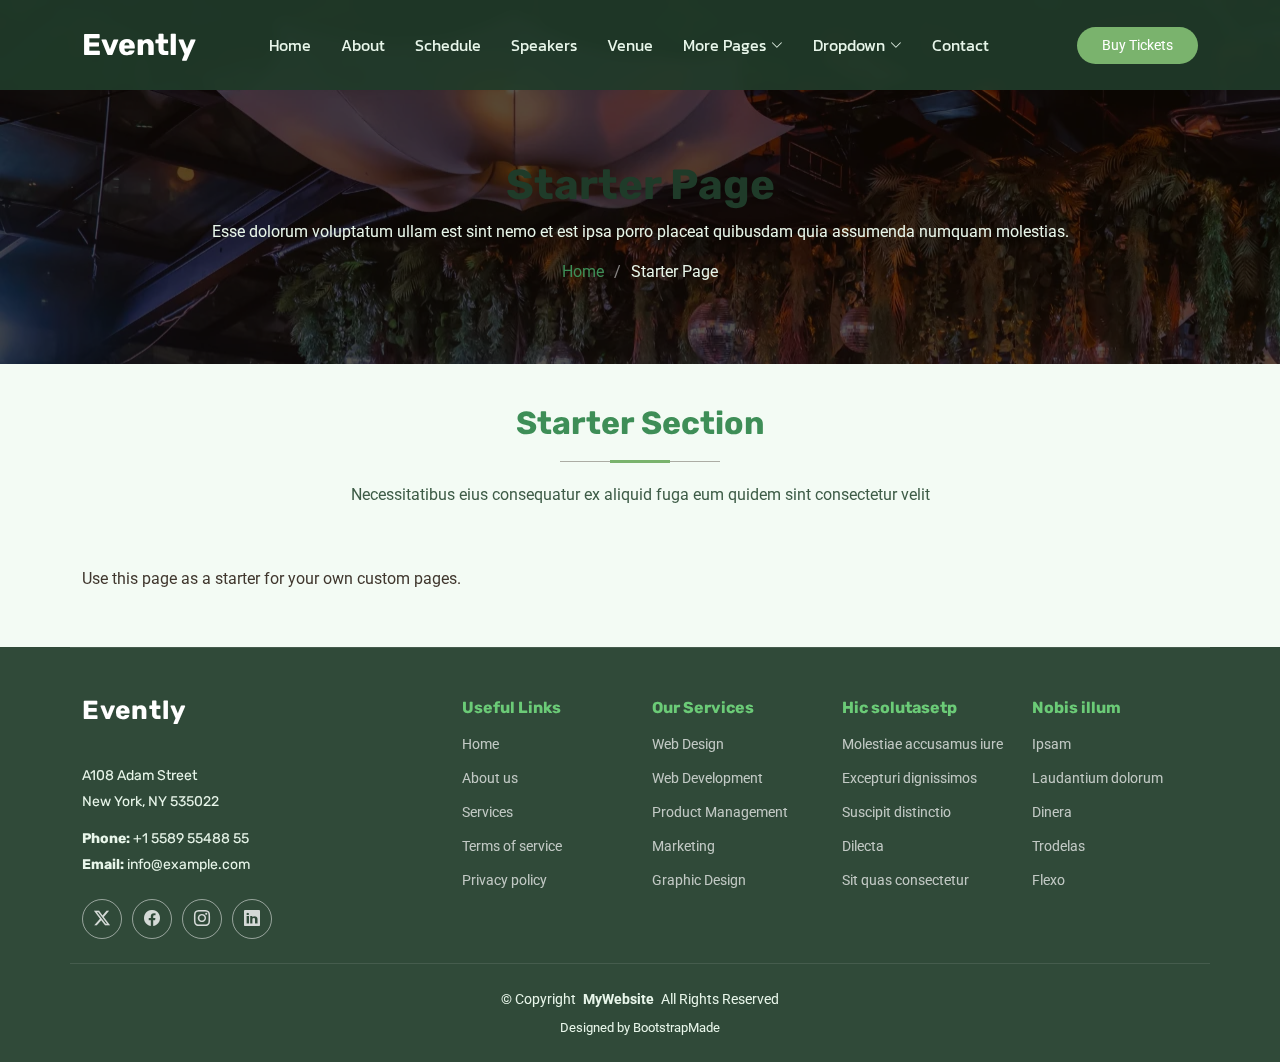
<file: starter-page.html>
<!DOCTYPE html>
<html lang="en">

<head>
  <meta charset="utf-8">
  <meta content="width=device-width, initial-scale=1.0" name="viewport">
  <title>Starter Page - Evently Bootstrap Template</title>
  <meta name="description" content="">
  <meta name="keywords" content="">

  <!-- Favicons -->
  <link href="assets/img/favicon.png" rel="icon">
  <link href="assets/img/apple-touch-icon.png" rel="apple-touch-icon">

  <!-- Fonts -->
  <link href="https://fonts.googleapis.com" rel="preconnect">
  <link href="https://fonts.gstatic.com" rel="preconnect" crossorigin>
  <link href="https://fonts.googleapis.com/css2?family=Roboto:ital,wght@0,100;0,300;0,400;0,500;0,700;0,900;1,100;1,300;1,400;1,500;1,700;1,900&family=Rubik:ital,wght@0,300;0,400;0,500;0,600;0,700;0,800;0,900;1,300;1,400;1,500;1,600;1,700;1,800;1,900&family=Kanit:ital,wght@0,100;0,200;0,300;0,400;0,500;0,600;0,700;0,800;0,900;1,100;1,200;1,300;1,400;1,500;1,600;1,700;1,800;1,900&display=swap" rel="stylesheet">

  <!-- Vendor CSS Files -->
  <link href="assets/vendor/bootstrap/css/bootstrap.min.css" rel="stylesheet">
  <link href="assets/vendor/bootstrap-icons/bootstrap-icons.css" rel="stylesheet">
  <link href="assets/vendor/swiper/swiper-bundle.min.css" rel="stylesheet">
  <link href="assets/vendor/glightbox/css/glightbox.min.css" rel="stylesheet">

  <!-- Main CSS File -->
  <link href="assets/css/main.css" rel="stylesheet">

  <!-- =======================================================
  * Template Name: Evently
  * Template URL: https://bootstrapmade.com/evently-bootstrap-events-template/
  * Updated: Jul 19 2025 with Bootstrap v5.3.7
  * Author: BootstrapMade.com
  * License: https://bootstrapmade.com/license/
  ======================================================== -->
</head>

<body class="starter-page-page">

  <header id="header" class="header d-flex align-items-center fixed-top">
    <div class="container-fluid container-xl position-relative d-flex align-items-center justify-content-between">

      <a href="index.html" class="logo d-flex align-items-center">
        <!-- Uncomment the line below if you also wish to use an image logo -->
        <!-- <img src="assets/img/logo.webp" alt=""> -->
        <h1 class="sitename">Evently</h1>
      </a>

      <nav id="navmenu" class="navmenu">
        <ul>
          <li><a href="index.html">Home</a></li>
          <li><a href="about.html">About</a></li>
          <li><a href="schedule.html">Schedule</a></li>
          <li><a href="speakers.html">Speakers</a></li>
          <li><a href="venue.html">Venue</a></li>
          <li class="dropdown"><a href="#"><span>More Pages</span> <i class="bi bi-chevron-down toggle-dropdown"></i></a>
            <ul>
              <li><a href="speaker-details.html">Speaker Details</a></li>
              <li><a href="tickets.html">Tickets</a></li>
              <li><a href="buy-tickets.html">Buy Tickets</a></li>
              <li><a href="gallery.html">Gallery</a></li>
              <li><a href="terms.html">Terms</a></li>
              <li><a href="privacy.html">Privacy</a></li>
              <li><a href="404.html">404</a></li>
            </ul>
          </li>
          <li class="dropdown"><a href="#"><span>Dropdown</span> <i class="bi bi-chevron-down toggle-dropdown"></i></a>
            <ul>
              <li><a href="#">Dropdown 1</a></li>
              <li class="dropdown"><a href="#"><span>Deep Dropdown</span> <i class="bi bi-chevron-down toggle-dropdown"></i></a>
                <ul>
                  <li><a href="#">Deep Dropdown 1</a></li>
                  <li><a href="#">Deep Dropdown 2</a></li>
                  <li><a href="#">Deep Dropdown 3</a></li>
                  <li><a href="#">Deep Dropdown 4</a></li>
                  <li><a href="#">Deep Dropdown 5</a></li>
                </ul>
              </li>
              <li><a href="#">Dropdown 2</a></li>
              <li><a href="#">Dropdown 3</a></li>
              <li><a href="#">Dropdown 4</a></li>
            </ul>
          </li>
          <li><a href="contact.html">Contact</a></li>
        </ul>
        <i class="mobile-nav-toggle d-xl-none bi bi-list"></i>
      </nav>

      <a class="btn-getstarted" href="buy-tickets.html">Buy Tickets</a>

    </div>
  </header>

  <main class="main">

    <!-- Page Title -->
    <div class="page-title dark-background" style="background-image: url(assets/img/events/showcase-9.webp);">
      <div class="container position-relative">
        <h1>Starter Page</h1>
        <p>Esse dolorum voluptatum ullam est sint nemo et est ipsa porro placeat quibusdam quia assumenda numquam molestias.</p>
        <nav class="breadcrumbs">
          <ol>
            <li><a href="index.html">Home</a></li>
            <li class="current">Starter Page</li>
          </ol>
        </nav>
      </div>
    </div><!-- End Page Title -->

    <!-- Starter Section Section -->
    <section id="starter-section" class="starter-section section">

      <!-- Section Title -->
      <div class="container section-title">
        <h2>Starter Section</h2>
        <p>Necessitatibus eius consequatur ex aliquid fuga eum quidem sint consectetur velit</p>
      </div><!-- End Section Title -->

      <div class="container">
        <p>Use this page as a starter for your own custom pages.</p>
      </div>

    </section><!-- /Starter Section Section -->

  </main>

  <footer id="footer" class="footer position-relative dark-background">

    <div class="container footer-top">
      <div class="row gy-4">
        <div class="col-lg-4 col-md-6 footer-about">
          <a href="index.html" class="logo d-flex align-items-center">
            <span class="sitename">Evently</span>
          </a>
          <div class="footer-contact pt-3">
            <p>A108 Adam Street</p>
            <p>New York, NY 535022</p>
            <p class="mt-3"><strong>Phone:</strong> <span>+1 5589 55488 55</span></p>
            <p><strong>Email:</strong> <span>info@example.com</span></p>
          </div>
          <div class="social-links d-flex mt-4">
            <a href=""><i class="bi bi-twitter-x"></i></a>
            <a href=""><i class="bi bi-facebook"></i></a>
            <a href=""><i class="bi bi-instagram"></i></a>
            <a href=""><i class="bi bi-linkedin"></i></a>
          </div>
        </div>

        <div class="col-lg-2 col-md-3 footer-links">
          <h4>Useful Links</h4>
          <ul>
            <li><a href="#">Home</a></li>
            <li><a href="#">About us</a></li>
            <li><a href="#">Services</a></li>
            <li><a href="#">Terms of service</a></li>
            <li><a href="#">Privacy policy</a></li>
          </ul>
        </div>

        <div class="col-lg-2 col-md-3 footer-links">
          <h4>Our Services</h4>
          <ul>
            <li><a href="#">Web Design</a></li>
            <li><a href="#">Web Development</a></li>
            <li><a href="#">Product Management</a></li>
            <li><a href="#">Marketing</a></li>
            <li><a href="#">Graphic Design</a></li>
          </ul>
        </div>

        <div class="col-lg-2 col-md-3 footer-links">
          <h4>Hic solutasetp</h4>
          <ul>
            <li><a href="#">Molestiae accusamus iure</a></li>
            <li><a href="#">Excepturi dignissimos</a></li>
            <li><a href="#">Suscipit distinctio</a></li>
            <li><a href="#">Dilecta</a></li>
            <li><a href="#">Sit quas consectetur</a></li>
          </ul>
        </div>

        <div class="col-lg-2 col-md-3 footer-links">
          <h4>Nobis illum</h4>
          <ul>
            <li><a href="#">Ipsam</a></li>
            <li><a href="#">Laudantium dolorum</a></li>
            <li><a href="#">Dinera</a></li>
            <li><a href="#">Trodelas</a></li>
            <li><a href="#">Flexo</a></li>
          </ul>
        </div>

      </div>
    </div>

    <div class="container copyright text-center mt-4">
      <p>© <span>Copyright</span> <strong class="px-1 sitename">MyWebsite</strong> <span>All Rights Reserved</span></p>
      <div class="credits">
        <!-- All the links in the footer should remain intact. -->
        <!-- You can delete the links only if you've purchased the pro version. -->
        <!-- Licensing information: https://bootstrapmade.com/license/ -->
        <!-- Purchase the pro version with working PHP/AJAX contact form: [buy-url] -->
        Designed by <a href="https://bootstrapmade.com/">BootstrapMade</a>
      </div>
    </div>

  </footer>

  <!-- Scroll Top -->
  <a href="#" id="scroll-top" class="scroll-top d-flex align-items-center justify-content-center"><i class="bi bi-arrow-up-short"></i></a>

  <!-- Preloader -->
  <div id="preloader"></div>

  <!-- Vendor JS Files -->
  <script src="assets/vendor/bootstrap/js/bootstrap.bundle.min.js"></script>
  <script src="assets/vendor/php-email-form/validate.js"></script>
  <script src="assets/vendor/purecounter/purecounter_vanilla.js"></script>
  <script src="assets/vendor/swiper/swiper-bundle.min.js"></script>
  <script src="assets/vendor/glightbox/js/glightbox.min.js"></script>

  <!-- Main JS File -->
  <script src="assets/js/main.js"></script>

</body>

</html>
</file>
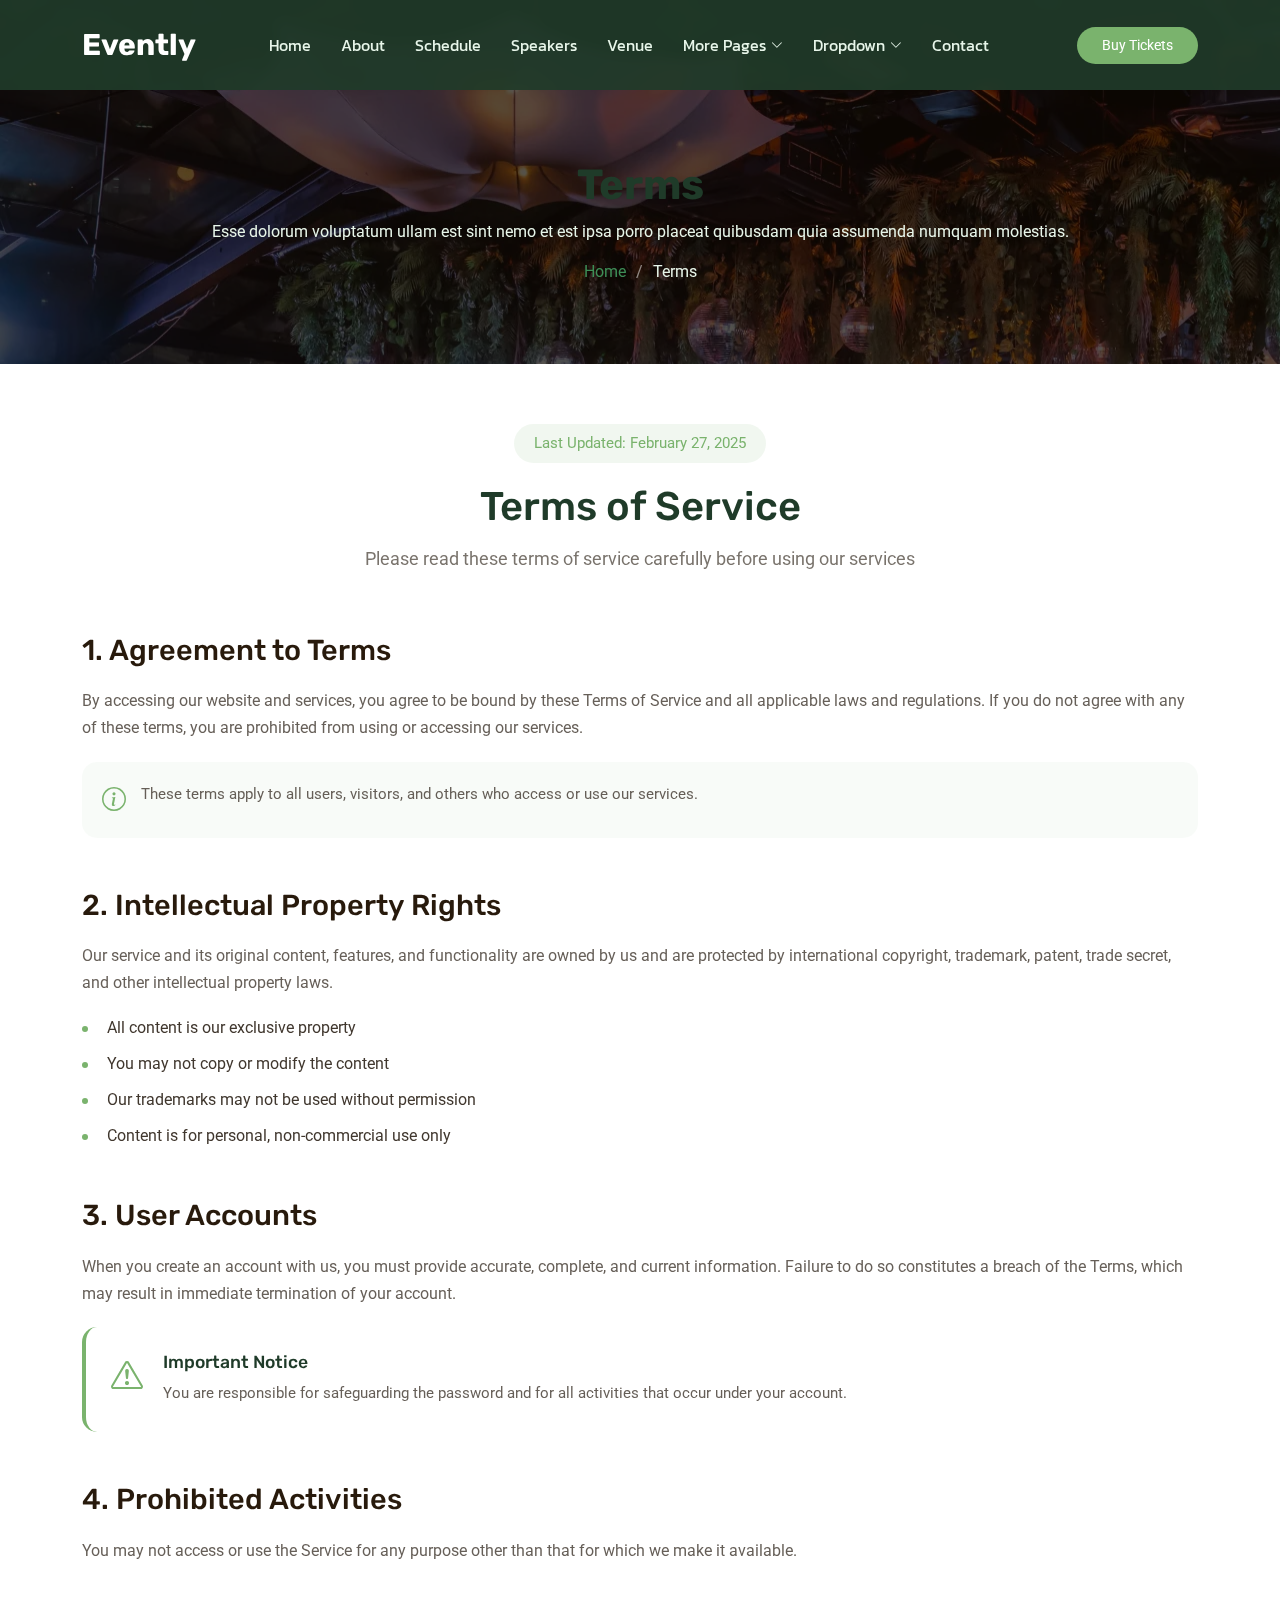
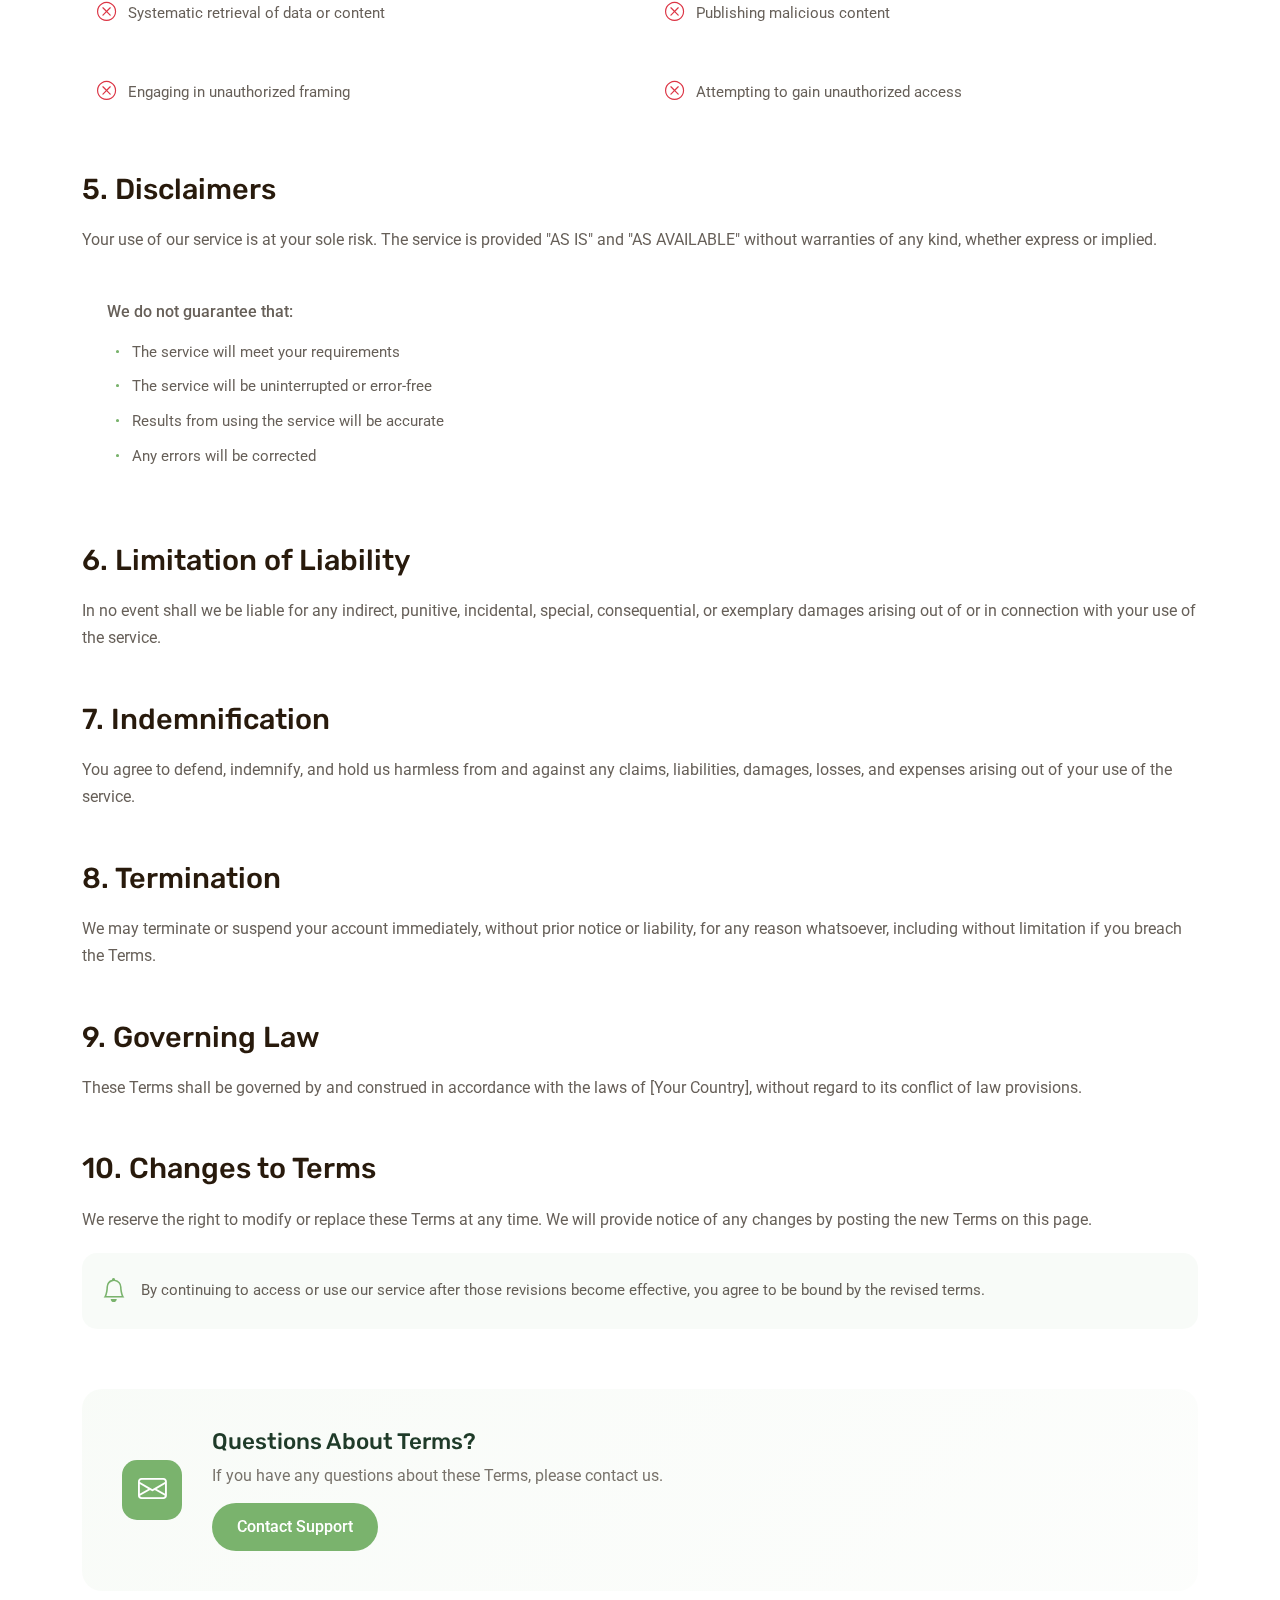
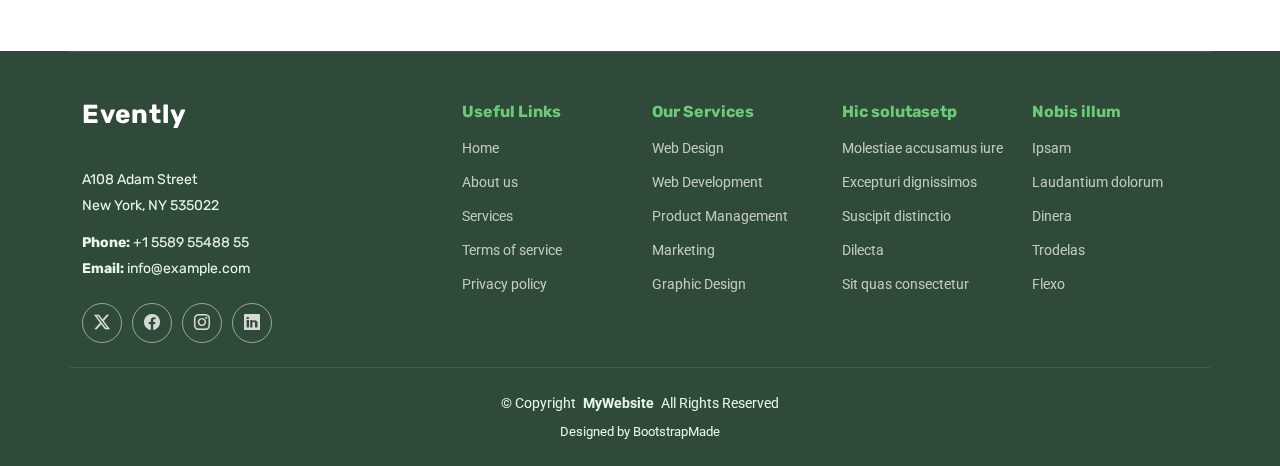
<file: terms.html>
<!DOCTYPE html>
<html lang="en">

<head>
  <meta charset="utf-8">
  <meta content="width=device-width, initial-scale=1.0" name="viewport">
  <title>Terms - Evently Bootstrap Template</title>
  <meta name="description" content="">
  <meta name="keywords" content="">

  <!-- Favicons -->
  <link href="assets/img/favicon.png" rel="icon">
  <link href="assets/img/apple-touch-icon.png" rel="apple-touch-icon">

  <!-- Fonts -->
  <link href="https://fonts.googleapis.com" rel="preconnect">
  <link href="https://fonts.gstatic.com" rel="preconnect" crossorigin>
  <link href="https://fonts.googleapis.com/css2?family=Roboto:ital,wght@0,100;0,300;0,400;0,500;0,700;0,900;1,100;1,300;1,400;1,500;1,700;1,900&family=Rubik:ital,wght@0,300;0,400;0,500;0,600;0,700;0,800;0,900;1,300;1,400;1,500;1,600;1,700;1,800;1,900&family=Kanit:ital,wght@0,100;0,200;0,300;0,400;0,500;0,600;0,700;0,800;0,900;1,100;1,200;1,300;1,400;1,500;1,600;1,700;1,800;1,900&display=swap" rel="stylesheet">

  <!-- Vendor CSS Files -->
  <link href="assets/vendor/bootstrap/css/bootstrap.min.css" rel="stylesheet">
  <link href="assets/vendor/bootstrap-icons/bootstrap-icons.css" rel="stylesheet">
  <link href="assets/vendor/swiper/swiper-bundle.min.css" rel="stylesheet">
  <link href="assets/vendor/glightbox/css/glightbox.min.css" rel="stylesheet">

  <!-- Main CSS File -->
  <link href="assets/css/main.css" rel="stylesheet">

  <!-- =======================================================
  * Template Name: Evently
  * Template URL: https://bootstrapmade.com/evently-bootstrap-events-template/
  * Updated: Jul 19 2025 with Bootstrap v5.3.7
  * Author: BootstrapMade.com
  * License: https://bootstrapmade.com/license/
  ======================================================== -->
</head>

<body class="terms-page">

  <header id="header" class="header d-flex align-items-center fixed-top">
    <div class="container-fluid container-xl position-relative d-flex align-items-center justify-content-between">

      <a href="index.html" class="logo d-flex align-items-center">
        <!-- Uncomment the line below if you also wish to use an image logo -->
        <!-- <img src="assets/img/logo.webp" alt=""> -->
        <h1 class="sitename">Evently</h1>
      </a>

      <nav id="navmenu" class="navmenu">
        <ul>
          <li><a href="index.html">Home</a></li>
          <li><a href="about.html">About</a></li>
          <li><a href="schedule.html">Schedule</a></li>
          <li><a href="speakers.html">Speakers</a></li>
          <li><a href="venue.html">Venue</a></li>
          <li class="dropdown"><a href="#"><span>More Pages</span> <i class="bi bi-chevron-down toggle-dropdown"></i></a>
            <ul>
              <li><a href="speaker-details.html">Speaker Details</a></li>
              <li><a href="tickets.html">Tickets</a></li>
              <li><a href="buy-tickets.html">Buy Tickets</a></li>
              <li><a href="gallery.html">Gallery</a></li>
              <li><a href="terms.html" class="active">Terms</a></li>
              <li><a href="privacy.html">Privacy</a></li>
              <li><a href="404.html">404</a></li>
            </ul>
          </li>
          <li class="dropdown"><a href="#"><span>Dropdown</span> <i class="bi bi-chevron-down toggle-dropdown"></i></a>
            <ul>
              <li><a href="#">Dropdown 1</a></li>
              <li class="dropdown"><a href="#"><span>Deep Dropdown</span> <i class="bi bi-chevron-down toggle-dropdown"></i></a>
                <ul>
                  <li><a href="#">Deep Dropdown 1</a></li>
                  <li><a href="#">Deep Dropdown 2</a></li>
                  <li><a href="#">Deep Dropdown 3</a></li>
                  <li><a href="#">Deep Dropdown 4</a></li>
                  <li><a href="#">Deep Dropdown 5</a></li>
                </ul>
              </li>
              <li><a href="#">Dropdown 2</a></li>
              <li><a href="#">Dropdown 3</a></li>
              <li><a href="#">Dropdown 4</a></li>
            </ul>
          </li>
          <li><a href="contact.html">Contact</a></li>
        </ul>
        <i class="mobile-nav-toggle d-xl-none bi bi-list"></i>
      </nav>

      <a class="btn-getstarted" href="buy-tickets.html">Buy Tickets</a>

    </div>
  </header>

  <main class="main">

    <!-- Page Title -->
    <div class="page-title dark-background" style="background-image: url(assets/img/events/showcase-9.webp);">
      <div class="container position-relative">
        <h1>Terms</h1>
        <p>Esse dolorum voluptatum ullam est sint nemo et est ipsa porro placeat quibusdam quia assumenda numquam molestias.</p>
        <nav class="breadcrumbs">
          <ol>
            <li><a href="index.html">Home</a></li>
            <li class="current">Terms</li>
          </ol>
        </nav>
      </div>
    </div><!-- End Page Title -->

    <!-- Terms Of Service Section -->
    <section id="terms-of-service" class="terms-of-service section">

      <div class="container">
        <!-- Page Header -->
        <div class="tos-header text-center">
          <span class="last-updated">Last Updated: February 27, 2025</span>
          <h2>Terms of Service</h2>
          <p>Please read these terms of service carefully before using our services</p>
        </div>

        <!-- Content -->
        <div class="tos-content">
          <!-- Agreement Section -->
          <div id="agreement" class="content-section">
            <h3>1. Agreement to Terms</h3>
            <p>By accessing our website and services, you agree to be bound by these Terms of Service and all applicable laws and regulations. If you do not agree with any of these terms, you are prohibited from using or accessing our services.</p>
            <div class="info-box">
              <i class="bi bi-info-circle"></i>
              <p>These terms apply to all users, visitors, and others who access or use our services.</p>
            </div>
          </div>

          <!-- Intellectual Property -->
          <div id="intellectual-property" class="content-section">
            <h3>2. Intellectual Property Rights</h3>
            <p>Our service and its original content, features, and functionality are owned by us and are protected by international copyright, trademark, patent, trade secret, and other intellectual property laws.</p>
            <ul class="list-items">
              <li>All content is our exclusive property</li>
              <li>You may not copy or modify the content</li>
              <li>Our trademarks may not be used without permission</li>
              <li>Content is for personal, non-commercial use only</li>
            </ul>
          </div>

          <!-- User Accounts -->
          <div id="user-accounts" class="content-section">
            <h3>3. User Accounts</h3>
            <p>When you create an account with us, you must provide accurate, complete, and current information. Failure to do so constitutes a breach of the Terms, which may result in immediate termination of your account.</p>
            <div class="alert-box">
              <i class="bi bi-exclamation-triangle"></i>
              <div class="alert-content">
                <h5>Important Notice</h5>
                <p>You are responsible for safeguarding the password and for all activities that occur under your account.</p>
              </div>
            </div>
          </div>

          <!-- Prohibited Activities -->
          <div id="prohibited" class="content-section">
            <h3>4. Prohibited Activities</h3>
            <p>You may not access or use the Service for any purpose other than that for which we make it available.</p>
            <div class="prohibited-list">
              <div class="prohibited-item">
                <i class="bi bi-x-circle"></i>
                <span>Systematic retrieval of data or content</span>
              </div>
              <div class="prohibited-item">
                <i class="bi bi-x-circle"></i>
                <span>Publishing malicious content</span>
              </div>
              <div class="prohibited-item">
                <i class="bi bi-x-circle"></i>
                <span>Engaging in unauthorized framing</span>
              </div>
              <div class="prohibited-item">
                <i class="bi bi-x-circle"></i>
                <span>Attempting to gain unauthorized access</span>
              </div>
            </div>
          </div>

          <!-- Disclaimers -->
          <div id="disclaimer" class="content-section">
            <h3>5. Disclaimers</h3>
            <p>Your use of our service is at your sole risk. The service is provided "AS IS" and "AS AVAILABLE" without warranties of any kind, whether express or implied.</p>
            <div class="disclaimer-box">
              <p>We do not guarantee that:</p>
              <ul>
                <li>The service will meet your requirements</li>
                <li>The service will be uninterrupted or error-free</li>
                <li>Results from using the service will be accurate</li>
                <li>Any errors will be corrected</li>
              </ul>
            </div>
          </div>

          <!-- Limitation of Liability -->
          <div id="limitation" class="content-section">
            <h3>6. Limitation of Liability</h3>
            <p>In no event shall we be liable for any indirect, punitive, incidental, special, consequential, or exemplary damages arising out of or in connection with your use of the service.</p>
          </div>

          <!-- Indemnification -->
          <div id="indemnification" class="content-section">
            <h3>7. Indemnification</h3>
            <p>You agree to defend, indemnify, and hold us harmless from and against any claims, liabilities, damages, losses, and expenses arising out of your use of the service.</p>
          </div>

          <!-- Termination -->
          <div id="termination" class="content-section">
            <h3>8. Termination</h3>
            <p>We may terminate or suspend your account immediately, without prior notice or liability, for any reason whatsoever, including without limitation if you breach the Terms.</p>
          </div>

          <!-- Governing Law -->
          <div id="governing-law" class="content-section">
            <h3>9. Governing Law</h3>
            <p>These Terms shall be governed by and construed in accordance with the laws of [Your Country], without regard to its conflict of law provisions.</p>
          </div>

          <!-- Changes -->
          <div id="changes" class="content-section">
            <h3>10. Changes to Terms</h3>
            <p>We reserve the right to modify or replace these Terms at any time. We will provide notice of any changes by posting the new Terms on this page.</p>
            <div class="notice-box">
              <i class="bi bi-bell"></i>
              <p>By continuing to access or use our service after those revisions become effective, you agree to be bound by the revised terms.</p>
            </div>
          </div>
        </div>

        <!-- Contact Section -->
        <div class="tos-contact">
          <div class="contact-box">
            <div class="contact-icon">
              <i class="bi bi-envelope"></i>
            </div>
            <div class="contact-content">
              <h4>Questions About Terms?</h4>
              <p>If you have any questions about these Terms, please contact us.</p>
              <a href="#" class="contact-link">Contact Support</a>
            </div>
          </div>
        </div>
      </div>

    </section><!-- /Terms Of Service Section -->

  </main>

  <footer id="footer" class="footer position-relative dark-background">

    <div class="container footer-top">
      <div class="row gy-4">
        <div class="col-lg-4 col-md-6 footer-about">
          <a href="index.html" class="logo d-flex align-items-center">
            <span class="sitename">Evently</span>
          </a>
          <div class="footer-contact pt-3">
            <p>A108 Adam Street</p>
            <p>New York, NY 535022</p>
            <p class="mt-3"><strong>Phone:</strong> <span>+1 5589 55488 55</span></p>
            <p><strong>Email:</strong> <span>info@example.com</span></p>
          </div>
          <div class="social-links d-flex mt-4">
            <a href=""><i class="bi bi-twitter-x"></i></a>
            <a href=""><i class="bi bi-facebook"></i></a>
            <a href=""><i class="bi bi-instagram"></i></a>
            <a href=""><i class="bi bi-linkedin"></i></a>
          </div>
        </div>

        <div class="col-lg-2 col-md-3 footer-links">
          <h4>Useful Links</h4>
          <ul>
            <li><a href="#">Home</a></li>
            <li><a href="#">About us</a></li>
            <li><a href="#">Services</a></li>
            <li><a href="#">Terms of service</a></li>
            <li><a href="#">Privacy policy</a></li>
          </ul>
        </div>

        <div class="col-lg-2 col-md-3 footer-links">
          <h4>Our Services</h4>
          <ul>
            <li><a href="#">Web Design</a></li>
            <li><a href="#">Web Development</a></li>
            <li><a href="#">Product Management</a></li>
            <li><a href="#">Marketing</a></li>
            <li><a href="#">Graphic Design</a></li>
          </ul>
        </div>

        <div class="col-lg-2 col-md-3 footer-links">
          <h4>Hic solutasetp</h4>
          <ul>
            <li><a href="#">Molestiae accusamus iure</a></li>
            <li><a href="#">Excepturi dignissimos</a></li>
            <li><a href="#">Suscipit distinctio</a></li>
            <li><a href="#">Dilecta</a></li>
            <li><a href="#">Sit quas consectetur</a></li>
          </ul>
        </div>

        <div class="col-lg-2 col-md-3 footer-links">
          <h4>Nobis illum</h4>
          <ul>
            <li><a href="#">Ipsam</a></li>
            <li><a href="#">Laudantium dolorum</a></li>
            <li><a href="#">Dinera</a></li>
            <li><a href="#">Trodelas</a></li>
            <li><a href="#">Flexo</a></li>
          </ul>
        </div>

      </div>
    </div>

    <div class="container copyright text-center mt-4">
      <p>© <span>Copyright</span> <strong class="px-1 sitename">MyWebsite</strong> <span>All Rights Reserved</span></p>
      <div class="credits">
        <!-- All the links in the footer should remain intact. -->
        <!-- You can delete the links only if you've purchased the pro version. -->
        <!-- Licensing information: https://bootstrapmade.com/license/ -->
        <!-- Purchase the pro version with working PHP/AJAX contact form: [buy-url] -->
        Designed by <a href="https://bootstrapmade.com/">BootstrapMade</a>
      </div>
    </div>

  </footer>

  <!-- Scroll Top -->
  <a href="#" id="scroll-top" class="scroll-top d-flex align-items-center justify-content-center"><i class="bi bi-arrow-up-short"></i></a>

  <!-- Preloader -->
  <div id="preloader"></div>

  <!-- Vendor JS Files -->
  <script src="assets/vendor/bootstrap/js/bootstrap.bundle.min.js"></script>
  <script src="assets/vendor/php-email-form/validate.js"></script>
  <script src="assets/vendor/purecounter/purecounter_vanilla.js"></script>
  <script src="assets/vendor/swiper/swiper-bundle.min.js"></script>
  <script src="assets/vendor/glightbox/js/glightbox.min.js"></script>

  <!-- Main JS File -->
  <script src="assets/js/main.js"></script>

</body>

</html>
</file>
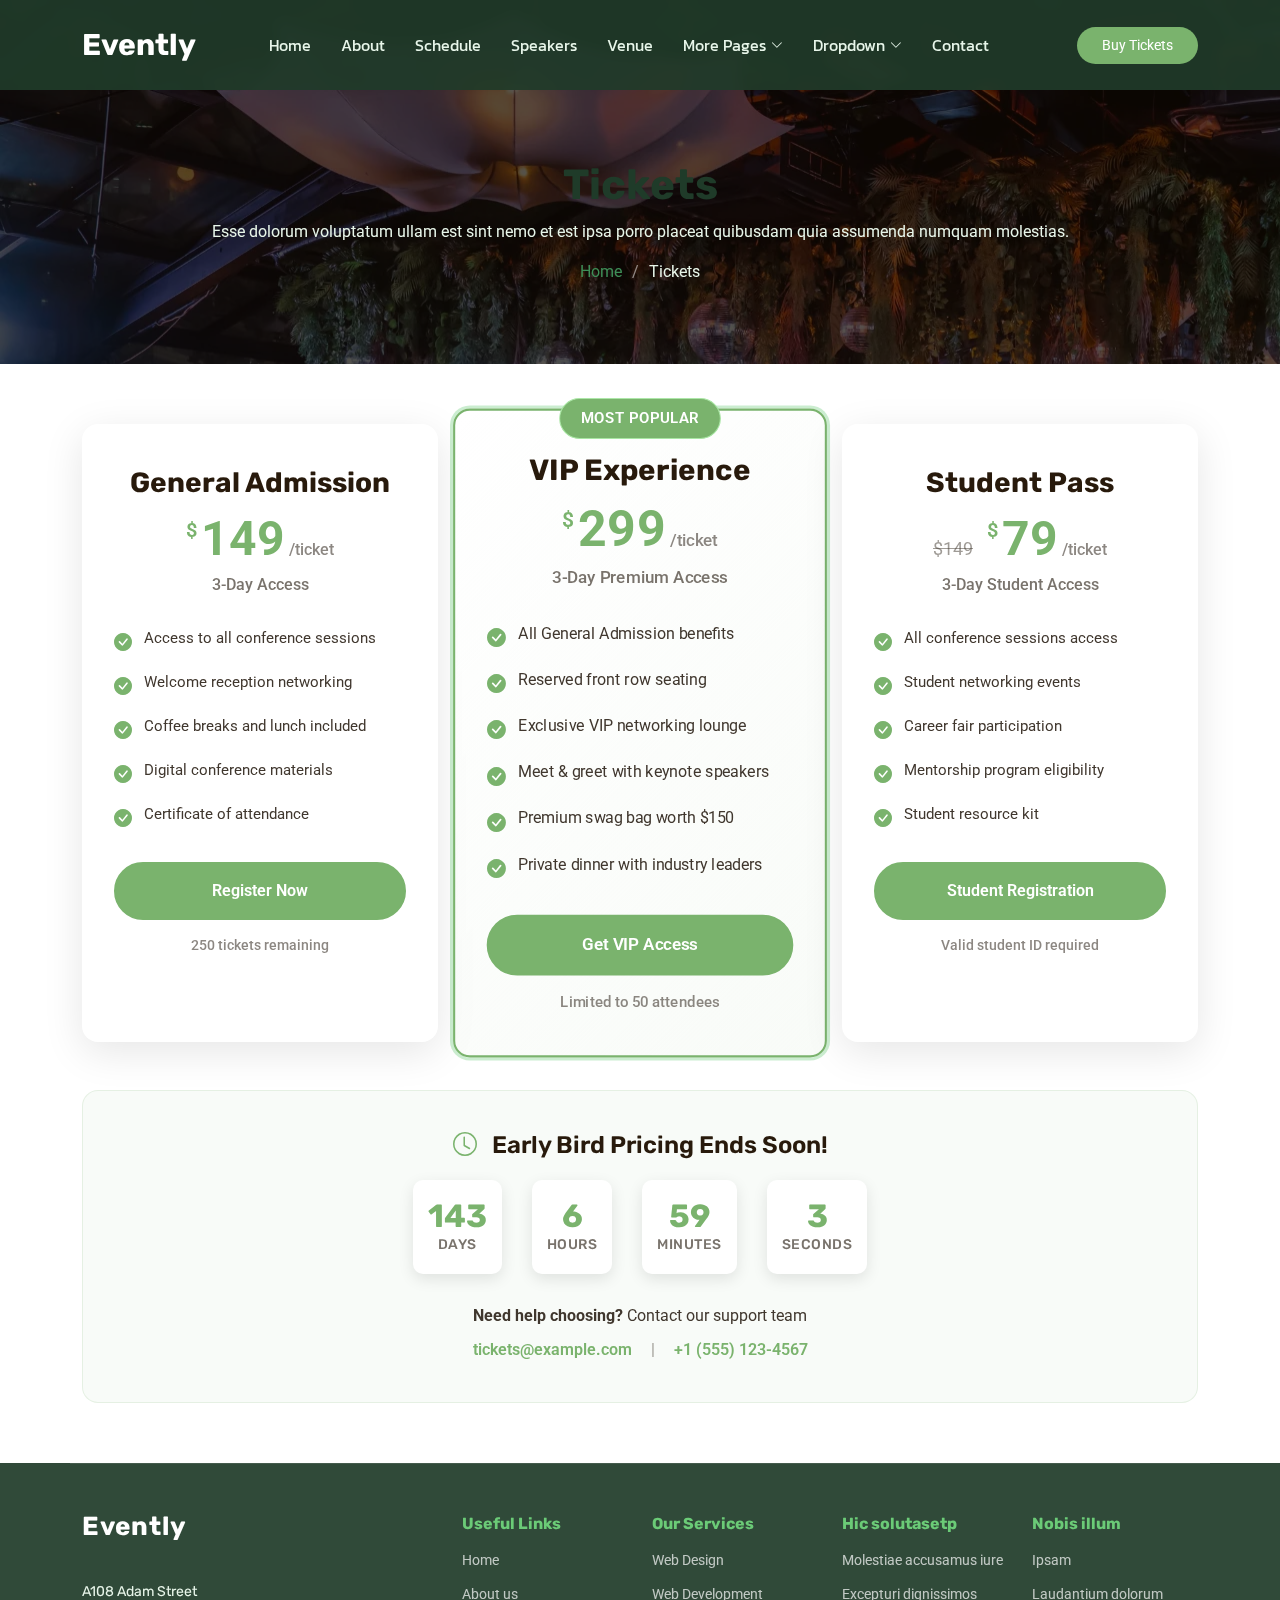
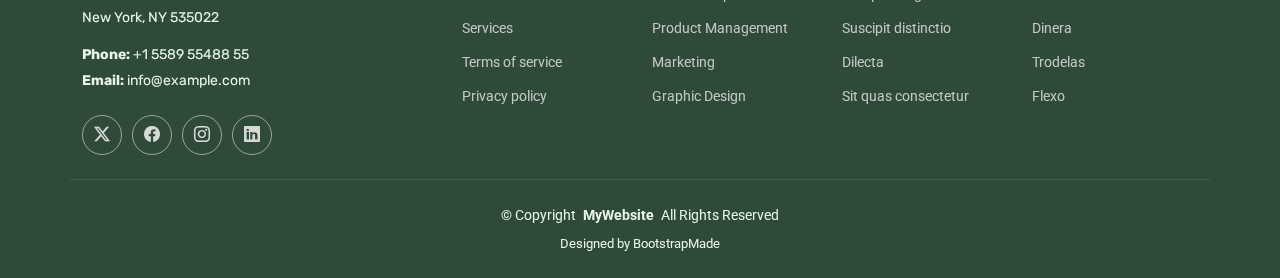
<file: tickets.html>
<!DOCTYPE html>
<html lang="en">

<head>
  <meta charset="utf-8">
  <meta content="width=device-width, initial-scale=1.0" name="viewport">
  <title>Tickets - Evently Bootstrap Template</title>
  <meta name="description" content="">
  <meta name="keywords" content="">

  <!-- Favicons -->
  <link href="assets/img/favicon.png" rel="icon">
  <link href="assets/img/apple-touch-icon.png" rel="apple-touch-icon">

  <!-- Fonts -->
  <link href="https://fonts.googleapis.com" rel="preconnect">
  <link href="https://fonts.gstatic.com" rel="preconnect" crossorigin>
  <link href="https://fonts.googleapis.com/css2?family=Roboto:ital,wght@0,100;0,300;0,400;0,500;0,700;0,900;1,100;1,300;1,400;1,500;1,700;1,900&family=Rubik:ital,wght@0,300;0,400;0,500;0,600;0,700;0,800;0,900;1,300;1,400;1,500;1,600;1,700;1,800;1,900&family=Kanit:ital,wght@0,100;0,200;0,300;0,400;0,500;0,600;0,700;0,800;0,900;1,100;1,200;1,300;1,400;1,500;1,600;1,700;1,800;1,900&display=swap" rel="stylesheet">

  <!-- Vendor CSS Files -->
  <link href="assets/vendor/bootstrap/css/bootstrap.min.css" rel="stylesheet">
  <link href="assets/vendor/bootstrap-icons/bootstrap-icons.css" rel="stylesheet">
  <link href="assets/vendor/swiper/swiper-bundle.min.css" rel="stylesheet">
  <link href="assets/vendor/glightbox/css/glightbox.min.css" rel="stylesheet">

  <!-- Main CSS File -->
  <link href="assets/css/main.css" rel="stylesheet">

  <!-- =======================================================
  * Template Name: Evently
  * Template URL: https://bootstrapmade.com/evently-bootstrap-events-template/
  * Updated: Jul 19 2025 with Bootstrap v5.3.7
  * Author: BootstrapMade.com
  * License: https://bootstrapmade.com/license/
  ======================================================== -->
</head>

<body class="tickets-page">

  <header id="header" class="header d-flex align-items-center fixed-top">
    <div class="container-fluid container-xl position-relative d-flex align-items-center justify-content-between">

      <a href="index.html" class="logo d-flex align-items-center">
        <!-- Uncomment the line below if you also wish to use an image logo -->
        <!-- <img src="assets/img/logo.webp" alt=""> -->
        <h1 class="sitename">Evently</h1>
      </a>

      <nav id="navmenu" class="navmenu">
        <ul>
          <li><a href="index.html">Home</a></li>
          <li><a href="about.html">About</a></li>
          <li><a href="schedule.html">Schedule</a></li>
          <li><a href="speakers.html">Speakers</a></li>
          <li><a href="venue.html">Venue</a></li>
          <li class="dropdown"><a href="#"><span>More Pages</span> <i class="bi bi-chevron-down toggle-dropdown"></i></a>
            <ul>
              <li><a href="speaker-details.html">Speaker Details</a></li>
              <li><a href="tickets.html" class="active">Tickets</a></li>
              <li><a href="buy-tickets.html">Buy Tickets</a></li>
              <li><a href="gallery.html">Gallery</a></li>
              <li><a href="terms.html">Terms</a></li>
              <li><a href="privacy.html">Privacy</a></li>
              <li><a href="404.html">404</a></li>
            </ul>
          </li>
          <li class="dropdown"><a href="#"><span>Dropdown</span> <i class="bi bi-chevron-down toggle-dropdown"></i></a>
            <ul>
              <li><a href="#">Dropdown 1</a></li>
              <li class="dropdown"><a href="#"><span>Deep Dropdown</span> <i class="bi bi-chevron-down toggle-dropdown"></i></a>
                <ul>
                  <li><a href="#">Deep Dropdown 1</a></li>
                  <li><a href="#">Deep Dropdown 2</a></li>
                  <li><a href="#">Deep Dropdown 3</a></li>
                  <li><a href="#">Deep Dropdown 4</a></li>
                  <li><a href="#">Deep Dropdown 5</a></li>
                </ul>
              </li>
              <li><a href="#">Dropdown 2</a></li>
              <li><a href="#">Dropdown 3</a></li>
              <li><a href="#">Dropdown 4</a></li>
            </ul>
          </li>
          <li><a href="contact.html">Contact</a></li>
        </ul>
        <i class="mobile-nav-toggle d-xl-none bi bi-list"></i>
      </nav>

      <a class="btn-getstarted" href="buy-tickets.html">Buy Tickets</a>

    </div>
  </header>

  <main class="main">

    <!-- Page Title -->
    <div class="page-title dark-background" style="background-image: url(assets/img/events/showcase-9.webp);">
      <div class="container position-relative">
        <h1>Tickets</h1>
        <p>Esse dolorum voluptatum ullam est sint nemo et est ipsa porro placeat quibusdam quia assumenda numquam molestias.</p>
        <nav class="breadcrumbs">
          <ol>
            <li><a href="index.html">Home</a></li>
            <li class="current">Tickets</li>
          </ol>
        </nav>
      </div>
    </div><!-- End Page Title -->

    <!-- Tickets Section -->
    <section id="tickets" class="tickets section">

      <div class="container">

        <div class="row gy-4">

          <div class="col-lg-4 col-md-6">
            <div class="ticket-card">
              <div class="ticket-header">
                <h3>General Admission</h3>
                <div class="ticket-price">
                  <span class="currency">$</span>
                  <span class="amount">149</span>
                  <span class="period">/ticket</span>
                </div>
                <p class="ticket-duration">3-Day Access</p>
              </div>
              <div class="ticket-body">
                <ul class="ticket-features">
                  <li><i class="bi bi-check-circle-fill"></i>Access to all conference sessions</li>
                  <li><i class="bi bi-check-circle-fill"></i>Welcome reception networking</li>
                  <li><i class="bi bi-check-circle-fill"></i>Coffee breaks and lunch included</li>
                  <li><i class="bi bi-check-circle-fill"></i>Digital conference materials</li>
                  <li><i class="bi bi-check-circle-fill"></i>Certificate of attendance</li>
                </ul>
              </div>
              <div class="ticket-footer">
                <a href="buy-tickets.html" class="btn btn-ticket">Register Now</a>
                <p class="availability-info">250 tickets remaining</p>
              </div>
            </div>
          </div>

          <div class="col-lg-4 col-md-6">
            <div class="ticket-card featured">
              <div class="popular-badge">Most Popular</div>
              <div class="ticket-header">
                <h3>VIP Experience</h3>
                <div class="ticket-price">
                  <span class="currency">$</span>
                  <span class="amount">299</span>
                  <span class="period">/ticket</span>
                </div>
                <p class="ticket-duration">3-Day Premium Access</p>
              </div>
              <div class="ticket-body">
                <ul class="ticket-features">
                  <li><i class="bi bi-check-circle-fill"></i>All General Admission benefits</li>
                  <li><i class="bi bi-check-circle-fill"></i>Reserved front row seating</li>
                  <li><i class="bi bi-check-circle-fill"></i>Exclusive VIP networking lounge</li>
                  <li><i class="bi bi-check-circle-fill"></i>Meet &amp; greet with keynote speakers</li>
                  <li><i class="bi bi-check-circle-fill"></i>Premium swag bag worth $150</li>
                  <li><i class="bi bi-check-circle-fill"></i>Private dinner with industry leaders</li>
                </ul>
              </div>
              <div class="ticket-footer">
                <a href="buy-tickets.html" class="btn btn-ticket">Get VIP Access</a>
                <p class="availability-info">Limited to 50 attendees</p>
              </div>
            </div>
          </div>

          <div class="col-lg-4 col-md-6">
            <div class="ticket-card">
              <div class="ticket-header">
                <h3>Student Pass</h3>
                <div class="ticket-price">
                  <span class="original-price">$149</span>
                  <span class="currency">$</span>
                  <span class="amount">79</span>
                  <span class="period">/ticket</span>
                </div>
                <p class="ticket-duration">3-Day Student Access</p>
              </div>
              <div class="ticket-body">
                <ul class="ticket-features">
                  <li><i class="bi bi-check-circle-fill"></i>All conference sessions access</li>
                  <li><i class="bi bi-check-circle-fill"></i>Student networking events</li>
                  <li><i class="bi bi-check-circle-fill"></i>Career fair participation</li>
                  <li><i class="bi bi-check-circle-fill"></i>Mentorship program eligibility</li>
                  <li><i class="bi bi-check-circle-fill"></i>Student resource kit</li>
                </ul>
              </div>
              <div class="ticket-footer">
                <a href="buy-tickets.html" class="btn btn-ticket">Student Registration</a>
                <p class="availability-info">Valid student ID required</p>
              </div>
            </div>
          </div>

        </div>

        <div class="row mt-5">
          <div class="col-12">
            <div class="ticket-info-bar">
              <div class="countdown-info">
                <h4><i class="bi bi-clock"></i> Early Bird Pricing Ends Soon!</h4>
                <div class="countdown d-flex justify-content-center" data-count="2026/12/15">
                  <div>
                    <h3 class="count-days"></h3>
                    <h4>Days</h4>
                  </div>
                  <div>
                    <h3 class="count-hours"></h3>
                    <h4>Hours</h4>
                  </div>
                  <div>
                    <h3 class="count-minutes"></h3>
                    <h4>Minutes</h4>
                  </div>
                  <div>
                    <h3 class="count-seconds"></h3>
                    <h4>Seconds</h4>
                  </div>
                </div>
              </div>
              <div class="support-info">
                <p><strong>Need help choosing?</strong> Contact our support team</p>
                <a href="mailto:tickets@example.com" class="contact-link">tickets@example.com</a>
                <span class="divider">|</span>
                <a href="tel:+15551234567" class="contact-link">+1 (555) 123-4567</a>
              </div>
            </div>
          </div>
        </div>

      </div>

    </section><!-- /Tickets Section -->

  </main>

  <footer id="footer" class="footer position-relative dark-background">

    <div class="container footer-top">
      <div class="row gy-4">
        <div class="col-lg-4 col-md-6 footer-about">
          <a href="index.html" class="logo d-flex align-items-center">
            <span class="sitename">Evently</span>
          </a>
          <div class="footer-contact pt-3">
            <p>A108 Adam Street</p>
            <p>New York, NY 535022</p>
            <p class="mt-3"><strong>Phone:</strong> <span>+1 5589 55488 55</span></p>
            <p><strong>Email:</strong> <span>info@example.com</span></p>
          </div>
          <div class="social-links d-flex mt-4">
            <a href=""><i class="bi bi-twitter-x"></i></a>
            <a href=""><i class="bi bi-facebook"></i></a>
            <a href=""><i class="bi bi-instagram"></i></a>
            <a href=""><i class="bi bi-linkedin"></i></a>
          </div>
        </div>

        <div class="col-lg-2 col-md-3 footer-links">
          <h4>Useful Links</h4>
          <ul>
            <li><a href="#">Home</a></li>
            <li><a href="#">About us</a></li>
            <li><a href="#">Services</a></li>
            <li><a href="#">Terms of service</a></li>
            <li><a href="#">Privacy policy</a></li>
          </ul>
        </div>

        <div class="col-lg-2 col-md-3 footer-links">
          <h4>Our Services</h4>
          <ul>
            <li><a href="#">Web Design</a></li>
            <li><a href="#">Web Development</a></li>
            <li><a href="#">Product Management</a></li>
            <li><a href="#">Marketing</a></li>
            <li><a href="#">Graphic Design</a></li>
          </ul>
        </div>

        <div class="col-lg-2 col-md-3 footer-links">
          <h4>Hic solutasetp</h4>
          <ul>
            <li><a href="#">Molestiae accusamus iure</a></li>
            <li><a href="#">Excepturi dignissimos</a></li>
            <li><a href="#">Suscipit distinctio</a></li>
            <li><a href="#">Dilecta</a></li>
            <li><a href="#">Sit quas consectetur</a></li>
          </ul>
        </div>

        <div class="col-lg-2 col-md-3 footer-links">
          <h4>Nobis illum</h4>
          <ul>
            <li><a href="#">Ipsam</a></li>
            <li><a href="#">Laudantium dolorum</a></li>
            <li><a href="#">Dinera</a></li>
            <li><a href="#">Trodelas</a></li>
            <li><a href="#">Flexo</a></li>
          </ul>
        </div>

      </div>
    </div>

    <div class="container copyright text-center mt-4">
      <p>© <span>Copyright</span> <strong class="px-1 sitename">MyWebsite</strong> <span>All Rights Reserved</span></p>
      <div class="credits">
        <!-- All the links in the footer should remain intact. -->
        <!-- You can delete the links only if you've purchased the pro version. -->
        <!-- Licensing information: https://bootstrapmade.com/license/ -->
        <!-- Purchase the pro version with working PHP/AJAX contact form: [buy-url] -->
        Designed by <a href="https://bootstrapmade.com/">BootstrapMade</a>
      </div>
    </div>

  </footer>

  <!-- Scroll Top -->
  <a href="#" id="scroll-top" class="scroll-top d-flex align-items-center justify-content-center"><i class="bi bi-arrow-up-short"></i></a>

  <!-- Preloader -->
  <div id="preloader"></div>

  <!-- Vendor JS Files -->
  <script src="assets/vendor/bootstrap/js/bootstrap.bundle.min.js"></script>
  <script src="assets/vendor/php-email-form/validate.js"></script>
  <script src="assets/vendor/purecounter/purecounter_vanilla.js"></script>
  <script src="assets/vendor/swiper/swiper-bundle.min.js"></script>
  <script src="assets/vendor/glightbox/js/glightbox.min.js"></script>

  <!-- Main JS File -->
  <script src="assets/js/main.js"></script>

</body>

</html>
</file>
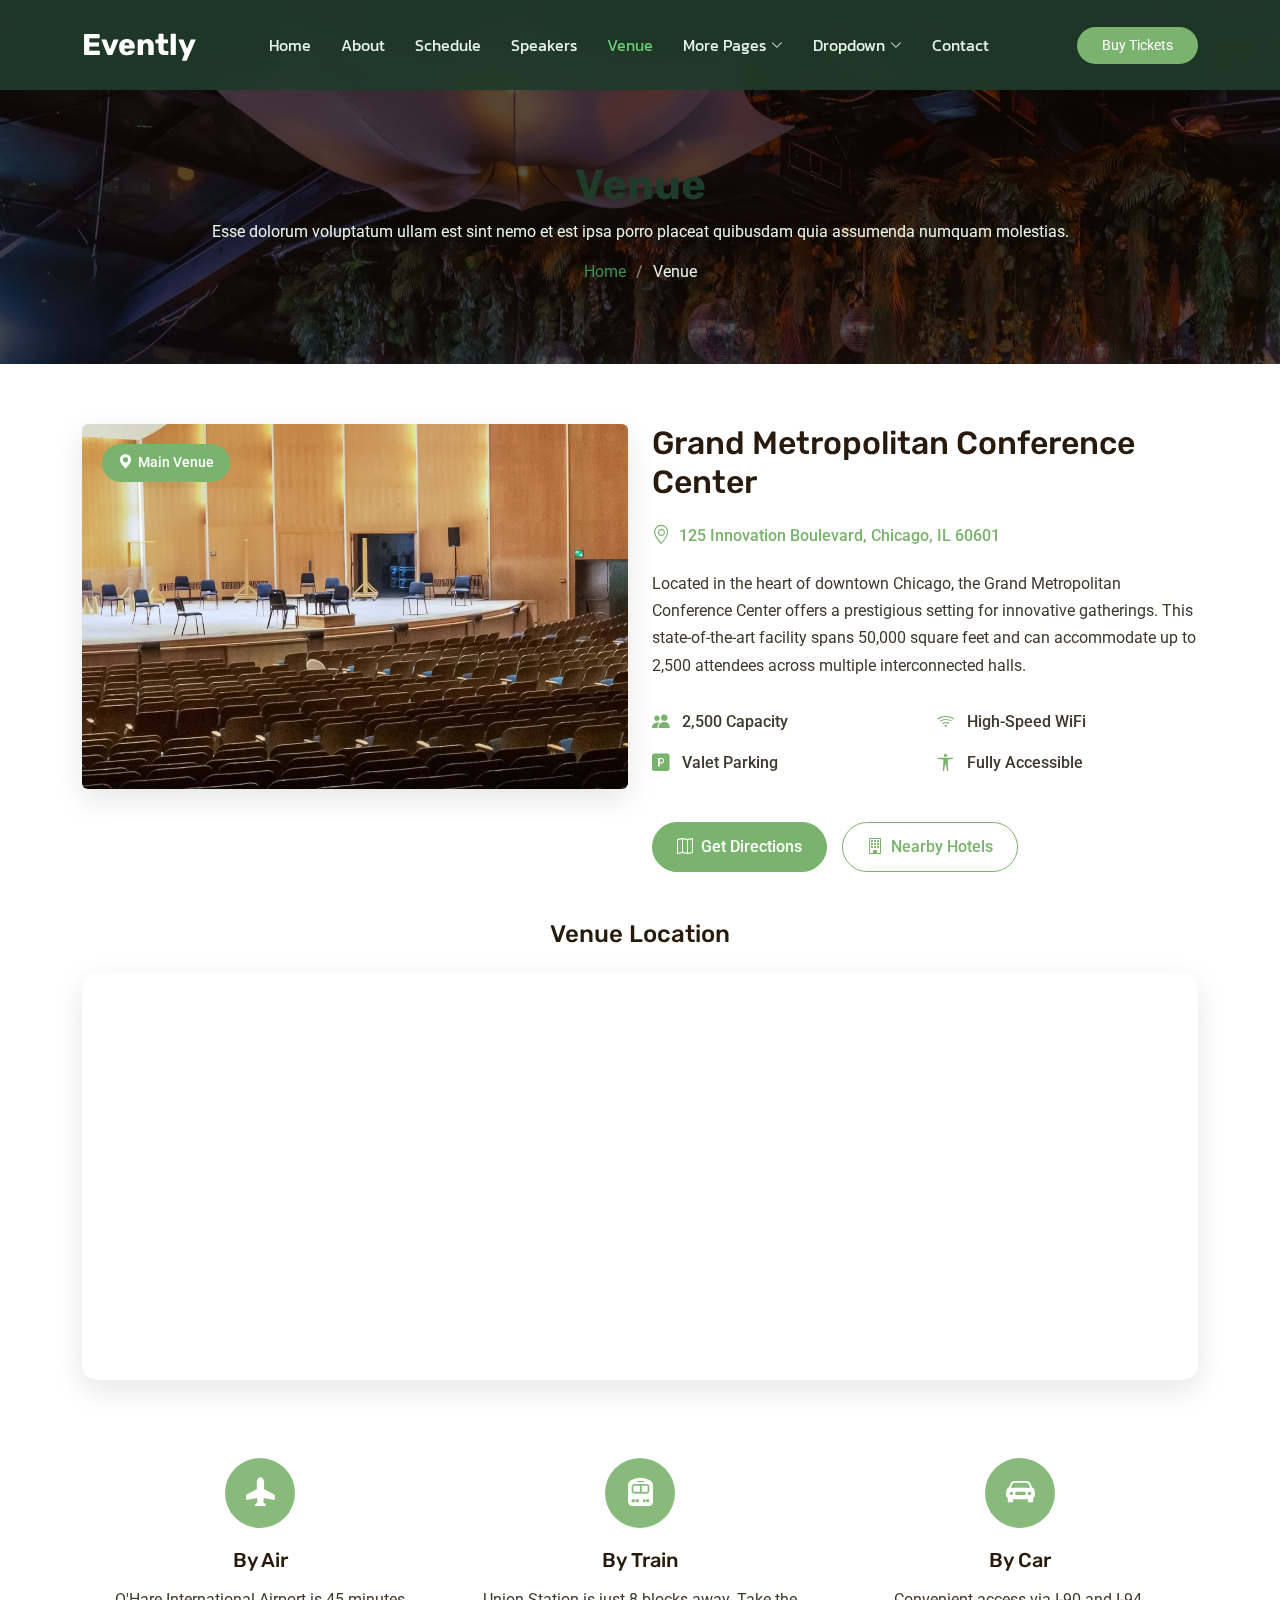
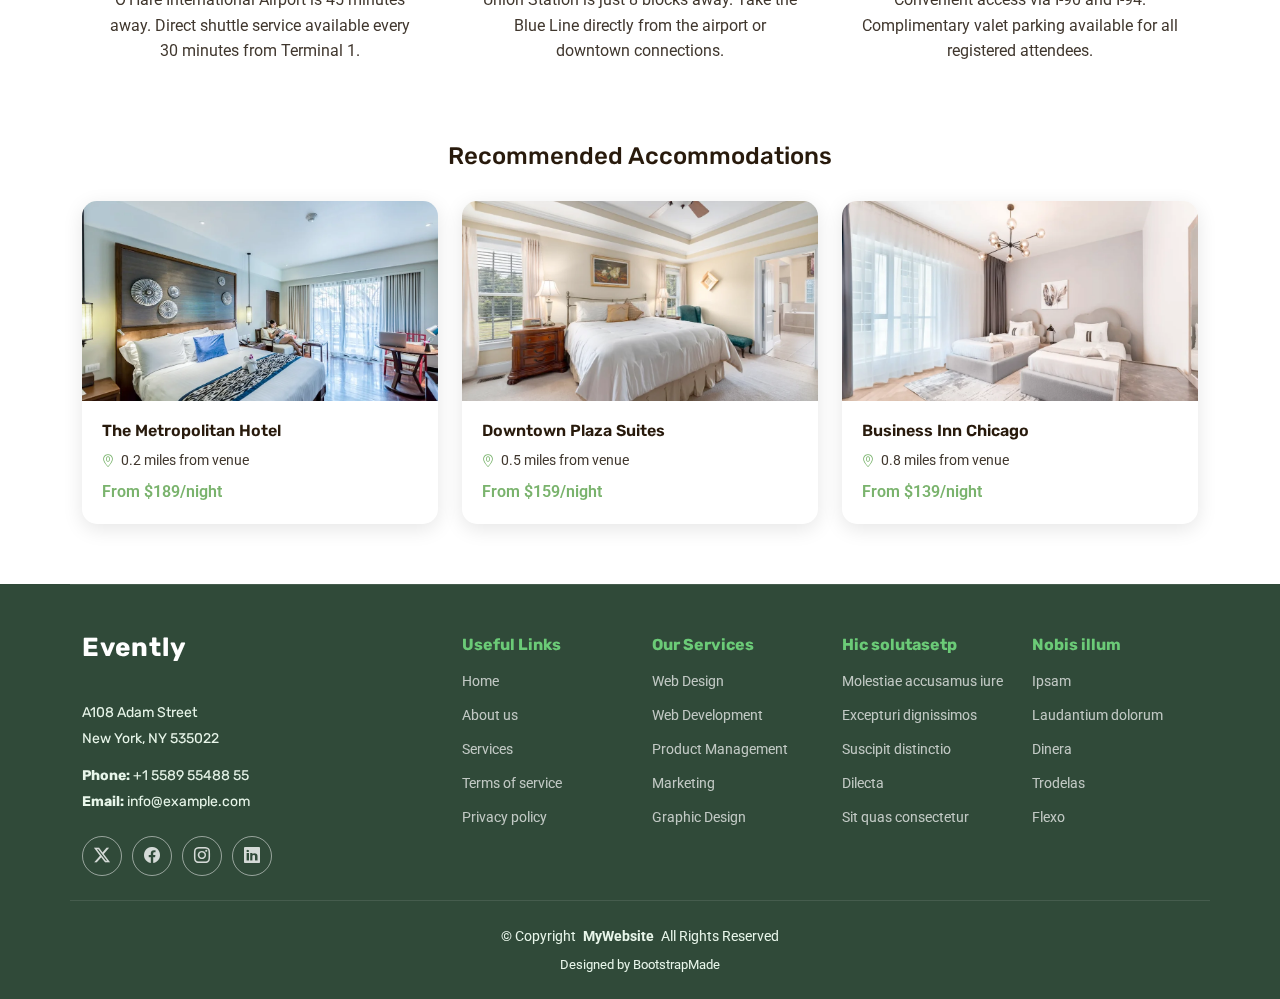
<file: venue.html>
<!DOCTYPE html>
<html lang="en">

<head>
  <meta charset="utf-8">
  <meta content="width=device-width, initial-scale=1.0" name="viewport">
  <title>Venue - Evently Bootstrap Template</title>
  <meta name="description" content="">
  <meta name="keywords" content="">

  <!-- Favicons -->
  <link href="assets/img/favicon.png" rel="icon">
  <link href="assets/img/apple-touch-icon.png" rel="apple-touch-icon">

  <!-- Fonts -->
  <link href="https://fonts.googleapis.com" rel="preconnect">
  <link href="https://fonts.gstatic.com" rel="preconnect" crossorigin>
  <link href="https://fonts.googleapis.com/css2?family=Roboto:ital,wght@0,100;0,300;0,400;0,500;0,700;0,900;1,100;1,300;1,400;1,500;1,700;1,900&family=Rubik:ital,wght@0,300;0,400;0,500;0,600;0,700;0,800;0,900;1,300;1,400;1,500;1,600;1,700;1,800;1,900&family=Kanit:ital,wght@0,100;0,200;0,300;0,400;0,500;0,600;0,700;0,800;0,900;1,100;1,200;1,300;1,400;1,500;1,600;1,700;1,800;1,900&display=swap" rel="stylesheet">

  <!-- Vendor CSS Files -->
  <link href="assets/vendor/bootstrap/css/bootstrap.min.css" rel="stylesheet">
  <link href="assets/vendor/bootstrap-icons/bootstrap-icons.css" rel="stylesheet">
  <link href="assets/vendor/swiper/swiper-bundle.min.css" rel="stylesheet">
  <link href="assets/vendor/glightbox/css/glightbox.min.css" rel="stylesheet">

  <!-- Main CSS File -->
  <link href="assets/css/main.css" rel="stylesheet">

  <!-- =======================================================
  * Template Name: Evently
  * Template URL: https://bootstrapmade.com/evently-bootstrap-events-template/
  * Updated: Jul 19 2025 with Bootstrap v5.3.7
  * Author: BootstrapMade.com
  * License: https://bootstrapmade.com/license/
  ======================================================== -->
</head>

<body class="venue-page">

  <header id="header" class="header d-flex align-items-center fixed-top">
    <div class="container-fluid container-xl position-relative d-flex align-items-center justify-content-between">

      <a href="index.html" class="logo d-flex align-items-center">
        <!-- Uncomment the line below if you also wish to use an image logo -->
        <!-- <img src="assets/img/logo.webp" alt=""> -->
        <h1 class="sitename">Evently</h1>
      </a>

      <nav id="navmenu" class="navmenu">
        <ul>
          <li><a href="index.html">Home</a></li>
          <li><a href="about.html">About</a></li>
          <li><a href="schedule.html">Schedule</a></li>
          <li><a href="speakers.html">Speakers</a></li>
          <li><a href="venue.html" class="active">Venue</a></li>
          <li class="dropdown"><a href="#"><span>More Pages</span> <i class="bi bi-chevron-down toggle-dropdown"></i></a>
            <ul>
              <li><a href="speaker-details.html">Speaker Details</a></li>
              <li><a href="tickets.html">Tickets</a></li>
              <li><a href="buy-tickets.html">Buy Tickets</a></li>
              <li><a href="gallery.html">Gallery</a></li>
              <li><a href="terms.html">Terms</a></li>
              <li><a href="privacy.html">Privacy</a></li>
              <li><a href="404.html">404</a></li>
            </ul>
          </li>
          <li class="dropdown"><a href="#"><span>Dropdown</span> <i class="bi bi-chevron-down toggle-dropdown"></i></a>
            <ul>
              <li><a href="#">Dropdown 1</a></li>
              <li class="dropdown"><a href="#"><span>Deep Dropdown</span> <i class="bi bi-chevron-down toggle-dropdown"></i></a>
                <ul>
                  <li><a href="#">Deep Dropdown 1</a></li>
                  <li><a href="#">Deep Dropdown 2</a></li>
                  <li><a href="#">Deep Dropdown 3</a></li>
                  <li><a href="#">Deep Dropdown 4</a></li>
                  <li><a href="#">Deep Dropdown 5</a></li>
                </ul>
              </li>
              <li><a href="#">Dropdown 2</a></li>
              <li><a href="#">Dropdown 3</a></li>
              <li><a href="#">Dropdown 4</a></li>
            </ul>
          </li>
          <li><a href="contact.html">Contact</a></li>
        </ul>
        <i class="mobile-nav-toggle d-xl-none bi bi-list"></i>
      </nav>

      <a class="btn-getstarted" href="buy-tickets.html">Buy Tickets</a>

    </div>
  </header>

  <main class="main">

    <!-- Page Title -->
    <div class="page-title dark-background" style="background-image: url(assets/img/events/showcase-9.webp);">
      <div class="container position-relative">
        <h1>Venue</h1>
        <p>Esse dolorum voluptatum ullam est sint nemo et est ipsa porro placeat quibusdam quia assumenda numquam molestias.</p>
        <nav class="breadcrumbs">
          <ol>
            <li><a href="index.html">Home</a></li>
            <li class="current">Venue</li>
          </ol>
        </nav>
      </div>
    </div><!-- End Page Title -->

    <!-- Venue 2 Section -->
    <section id="venue-2" class="venue-2 section">

      <div class="container">

        <div class="row gy-5">

          <div class="col-lg-6">
            <div class="venue-image">
              <img src="assets/img/events/venue-1.webp" alt="Event Venue" class="img-fluid rounded">
              <div class="venue-badge">
                <i class="bi bi-geo-alt-fill"></i>
                <span>Main Venue</span>
              </div>
            </div>
          </div>

          <div class="col-lg-6">
            <div class="venue-content">
              <h3>Grand Metropolitan Conference Center</h3>
              <div class="venue-address">
                <i class="bi bi-geo-alt"></i>
                <span>125 Innovation Boulevard, Chicago, IL 60601</span>
              </div>

              <p>Located in the heart of downtown Chicago, the Grand Metropolitan Conference Center offers a prestigious setting for innovative gatherings. This state-of-the-art facility spans 50,000 square feet and can accommodate up to 2,500 attendees across multiple interconnected halls.</p>

              <div class="venue-features">
                <div class="row">
                  <div class="col-md-6">
                    <div class="feature-item">
                      <i class="bi bi-people-fill"></i>
                      <span>2,500 Capacity</span>
                    </div>
                  </div>
                  <div class="col-md-6">
                    <div class="feature-item">
                      <i class="bi bi-wifi"></i>
                      <span>High-Speed WiFi</span>
                    </div>
                  </div>
                  <div class="col-md-6">
                    <div class="feature-item">
                      <i class="bi bi-p-square-fill"></i>
                      <span>Valet Parking</span>
                    </div>
                  </div>
                  <div class="col-md-6">
                    <div class="feature-item">
                      <i class="bi bi-universal-access"></i>
                      <span>Fully Accessible</span>
                    </div>
                  </div>
                </div>
              </div>

              <div class="venue-actions">
                <a href="#" class="btn btn-primary">
                  <i class="bi bi-map"></i>
                  Get Directions
                </a>
                <a href="#" class="btn btn-outline-primary">
                  <i class="bi bi-building"></i>
                  Nearby Hotels
                </a>
              </div>
            </div>
          </div>

        </div>

        <div class="row mt-5">
          <div class="col-lg-12">
            <div class="venue-map">
              <h4>Venue Location</h4>
              <div class="map-container">
                <iframe src="https://www.google.com/maps/embed?pb=!1m18!1m12!1m3!1d2970.7736193!2d-87.6298!3d41.8781!2m3!1f0!2f0!3f0!3m2!1i1024!2i768!4f13.1!3m3!1m2!1s0x0%3A0x0!2zNDHCsDUyJzQxLjIiTiA4N8KwMzknNDcuMyJX!5e0!3m2!1sen!2sus!4v1234567890123" frameborder="0" style="border:0;" allowfullscreen="" loading="lazy" referrerpolicy="no-referrer-when-downgrade">
                </iframe>
              </div>
            </div>
          </div>
        </div>

        <div class="row mt-5">

          <div class="col-lg-4">
            <div class="travel-info">
              <div class="travel-icon">
                <i class="bi bi-airplane-fill"></i>
              </div>
              <h5>By Air</h5>
              <p>O'Hare International Airport is 45 minutes away. Direct shuttle service available every 30 minutes from Terminal 1.</p>
            </div>
          </div>

          <div class="col-lg-4">
            <div class="travel-info">
              <div class="travel-icon">
                <i class="bi bi-train-front-fill"></i>
              </div>
              <h5>By Train</h5>
              <p>Union Station is just 8 blocks away. Take the Blue Line directly from the airport or downtown connections.</p>
            </div>
          </div>

          <div class="col-lg-4">
            <div class="travel-info">
              <div class="travel-icon">
                <i class="bi bi-car-front-fill"></i>
              </div>
              <h5>By Car</h5>
              <p>Convenient access via I-90 and I-94. Complimentary valet parking available for all registered attendees.</p>
            </div>
          </div>

        </div>

        <div class="row mt-5">
          <div class="col-lg-12">
            <div class="accommodation-section">
              <h4>Recommended Accommodations</h4>
              <div class="row">

                <div class="col-lg-4">
                  <div class="hotel-card">
                    <img src="assets/img/hotel/room-1.webp" alt="The Metropolitan Hotel" class="img-fluid">
                    <div class="hotel-info">
                      <h6>The Metropolitan Hotel</h6>
                      <div class="hotel-distance">
                        <i class="bi bi-geo-alt"></i>
                        <span>0.2 miles from venue</span>
                      </div>
                      <div class="hotel-price">
                        <span>From $189/night</span>
                      </div>
                    </div>
                  </div>
                </div>

                <div class="col-lg-4">
                  <div class="hotel-card">
                    <img src="assets/img/hotel/room-3.webp" alt="Downtown Plaza Suites" class="img-fluid">
                    <div class="hotel-info">
                      <h6>Downtown Plaza Suites</h6>
                      <div class="hotel-distance">
                        <i class="bi bi-geo-alt"></i>
                        <span>0.5 miles from venue</span>
                      </div>
                      <div class="hotel-price">
                        <span>From $159/night</span>
                      </div>
                    </div>
                  </div>
                </div>

                <div class="col-lg-4">
                  <div class="hotel-card">
                    <img src="assets/img/hotel/room-7.webp" alt="Business Inn Chicago" class="img-fluid">
                    <div class="hotel-info">
                      <h6>Business Inn Chicago</h6>
                      <div class="hotel-distance">
                        <i class="bi bi-geo-alt"></i>
                        <span>0.8 miles from venue</span>
                      </div>
                      <div class="hotel-price">
                        <span>From $139/night</span>
                      </div>
                    </div>
                  </div>
                </div>

              </div>
            </div>
          </div>
        </div>

      </div>

    </section><!-- /Venue 2 Section -->

  </main>

  <footer id="footer" class="footer position-relative dark-background">

    <div class="container footer-top">
      <div class="row gy-4">
        <div class="col-lg-4 col-md-6 footer-about">
          <a href="index.html" class="logo d-flex align-items-center">
            <span class="sitename">Evently</span>
          </a>
          <div class="footer-contact pt-3">
            <p>A108 Adam Street</p>
            <p>New York, NY 535022</p>
            <p class="mt-3"><strong>Phone:</strong> <span>+1 5589 55488 55</span></p>
            <p><strong>Email:</strong> <span>info@example.com</span></p>
          </div>
          <div class="social-links d-flex mt-4">
            <a href=""><i class="bi bi-twitter-x"></i></a>
            <a href=""><i class="bi bi-facebook"></i></a>
            <a href=""><i class="bi bi-instagram"></i></a>
            <a href=""><i class="bi bi-linkedin"></i></a>
          </div>
        </div>

        <div class="col-lg-2 col-md-3 footer-links">
          <h4>Useful Links</h4>
          <ul>
            <li><a href="#">Home</a></li>
            <li><a href="#">About us</a></li>
            <li><a href="#">Services</a></li>
            <li><a href="#">Terms of service</a></li>
            <li><a href="#">Privacy policy</a></li>
          </ul>
        </div>

        <div class="col-lg-2 col-md-3 footer-links">
          <h4>Our Services</h4>
          <ul>
            <li><a href="#">Web Design</a></li>
            <li><a href="#">Web Development</a></li>
            <li><a href="#">Product Management</a></li>
            <li><a href="#">Marketing</a></li>
            <li><a href="#">Graphic Design</a></li>
          </ul>
        </div>

        <div class="col-lg-2 col-md-3 footer-links">
          <h4>Hic solutasetp</h4>
          <ul>
            <li><a href="#">Molestiae accusamus iure</a></li>
            <li><a href="#">Excepturi dignissimos</a></li>
            <li><a href="#">Suscipit distinctio</a></li>
            <li><a href="#">Dilecta</a></li>
            <li><a href="#">Sit quas consectetur</a></li>
          </ul>
        </div>

        <div class="col-lg-2 col-md-3 footer-links">
          <h4>Nobis illum</h4>
          <ul>
            <li><a href="#">Ipsam</a></li>
            <li><a href="#">Laudantium dolorum</a></li>
            <li><a href="#">Dinera</a></li>
            <li><a href="#">Trodelas</a></li>
            <li><a href="#">Flexo</a></li>
          </ul>
        </div>

      </div>
    </div>

    <div class="container copyright text-center mt-4">
      <p>© <span>Copyright</span> <strong class="px-1 sitename">MyWebsite</strong> <span>All Rights Reserved</span></p>
      <div class="credits">
        <!-- All the links in the footer should remain intact. -->
        <!-- You can delete the links only if you've purchased the pro version. -->
        <!-- Licensing information: https://bootstrapmade.com/license/ -->
        <!-- Purchase the pro version with working PHP/AJAX contact form: [buy-url] -->
        Designed by <a href="https://bootstrapmade.com/">BootstrapMade</a>
      </div>
    </div>

  </footer>

  <!-- Scroll Top -->
  <a href="#" id="scroll-top" class="scroll-top d-flex align-items-center justify-content-center"><i class="bi bi-arrow-up-short"></i></a>

  <!-- Preloader -->
  <div id="preloader"></div>

  <!-- Vendor JS Files -->
  <script src="assets/vendor/bootstrap/js/bootstrap.bundle.min.js"></script>
  <script src="assets/vendor/php-email-form/validate.js"></script>
  <script src="assets/vendor/purecounter/purecounter_vanilla.js"></script>
  <script src="assets/vendor/swiper/swiper-bundle.min.js"></script>
  <script src="assets/vendor/glightbox/js/glightbox.min.js"></script>

  <!-- Main JS File -->
  <script src="assets/js/main.js"></script>

</body>

</html>
</file>
<file: assets/css/main.css>
/**
* Template Name: Evently
* Template URL: https://bootstrapmade.com/evently-bootstrap-events-template/
* Updated: Jul 19 2025 with Bootstrap v5.3.7
* Author: BootstrapMade.com
* License: https://bootstrapmade.com/license/
*/

@charset "UTF-8";

/*--------------------------------------------------------------
# Font & Color Variables
# Help: https://bootstrapmade.com/color-system/
--------------------------------------------------------------*/
/* Fonts */
:root {
  --default-font: "Roboto",  system-ui, -apple-system, "Segoe UI", Roboto, "Helvetica Neue", Arial, "Noto Sans", "Liberation Sans", sans-serif, "Apple Color Emoji", "Segoe UI Emoji", "Segoe UI Symbol", "Noto Color Emoji";
  --heading-font: "Rubik",  sans-serif;
  --nav-font: "Kanit",  sans-serif;
}

/* Global Colors - The following color variables are used throughout the website. Updating them here will change the color scheme of the entire website */
:root { 
  --background-color: #ffffff; /* Background color for the entire website, including individual sections */
  --default-color: #40372e; /* Default color used for the majority of the text content across the entire website */
  --heading-color: #281a0c; /* Color for headings, subheadings and title throughout the website */
  --accent-color: #7ab36d; /* Accent color that represents your brand on the website. It's used for buttons, links, and other elements that need to stand out */
  --surface-color: #ffffff; /* The surface color is used as a background of boxed elements within sections, such as cards, icon boxes, or other elements that require a visual separation from the global background. */
  --contrast-color: #ffffff; /* Contrast color for text, ensuring readability against backgrounds of accent, heading, or default colors. */
}

/* Nav Menu Colors - The following color variables are used specifically for the navigation menu. They are separate from the global colors to allow for more customization options */
:root {
  --nav-color: #ffffff;  /* The default color of the main navmenu links */
  --nav-hover-color: #f87500; /* Applied to main navmenu links when they are hovered over or active */
  --nav-mobile-background-color: #ffffff; /* Used as the background color for mobile navigation menu */
  --nav-dropdown-background-color: #ffffff; /* Used as the background color for dropdown items that appear when hovering over primary navigation items */
  --nav-dropdown-color: #40372e; /* Used for navigation links of the dropdown items in the navigation menu. */
  --nav-dropdown-hover-color: #f87500; /* Similar to --nav-hover-color, this color is applied to dropdown navigation links when they are hovered over. */
}

/* Color Presets - These classes override global colors when applied to any section or element, providing reuse of the sam color scheme. */

.light-background {
  --background-color: #fffbf7;
  --surface-color: #ffffff;
}

.dark-background {
  --background-color: #100901;
  --default-color: #ffffff;
  --heading-color: #ffffff;
  --surface-color: #252525;
  --contrast-color: #ffffff;
}

/* Smooth scroll */
:root {
  scroll-behavior: smooth;
}

/*--------------------------------------------------------------
# General Styling & Shared Classes
--------------------------------------------------------------*/
body {
  color: var(--default-color);
  background-color: var(--background-color);
  font-family: var(--default-font);
}

a {
  color: var(--accent-color);
  text-decoration: none;
  transition: 0.3s;
}

a:hover {
  color: color-mix(in srgb, var(--accent-color), transparent 25%);
  text-decoration: none;
}

h1,
h2,
h3,
h4,
h5,
h6 {
  color: var(--heading-color);
  font-family: var(--heading-font);
}

/* PHP Email Form Messages
------------------------------*/
.php-email-form .error-message {
  display: none;
  background: #df1529;
  color: #ffffff;
  text-align: left;
  padding: 15px;
  margin-bottom: 24px;
  font-weight: 600;
}

.php-email-form .sent-message {
  display: none;
  color: #ffffff;
  background: #059652;
  text-align: center;
  padding: 15px;
  margin-bottom: 24px;
  font-weight: 600;
}

.php-email-form .loading {
  display: none;
  background: var(--surface-color);
  text-align: center;
  padding: 15px;
  margin-bottom: 24px;
}

.php-email-form .loading:before {
  content: "";
  display: inline-block;
  border-radius: 50%;
  width: 24px;
  height: 24px;
  margin: 0 10px -6px 0;
  border: 3px solid var(--accent-color);
  border-top-color: var(--surface-color);
  animation: php-email-form-loading 1s linear infinite;
}

@keyframes php-email-form-loading {
  0% {
    transform: rotate(0deg);
  }

  100% {
    transform: rotate(360deg);
  }
}

/*--------------------------------------------------------------
# Global Header
--------------------------------------------------------------*/
.header {
  --background-color: rgba(255, 255, 255, 0);
  --default-color: #ffffff;
  --heading-color: #ffffff;
  color: var(--default-color);
  background-color: var(--background-color);
  padding: 15px 0;
  transition: all 0.5s;
  z-index: 997;
}

.header .logo {
  line-height: 1;
}

.header .logo img {
  max-height: 36px;
  margin-right: 8px;
}

.header .logo h1 {
  font-size: 30px;
  margin: 0;
  font-weight: 700;
  color: var(--heading-color);
}

.header .btn-getstarted,
.header .btn-getstarted:focus {
  color: var(--contrast-color);
  background: var(--accent-color);
  font-size: 14px;
  padding: 8px 25px;
  margin: 0 0 0 30px;
  border-radius: 50px;
  transition: 0.3s;
}

.header .btn-getstarted:hover,
.header .btn-getstarted:focus:hover {
  color: var(--contrast-color);
  background: color-mix(in srgb, var(--accent-color), transparent 15%);
}

@media (max-width: 1200px) {
  .header .logo {
    order: 1;
  }

  .header .btn-getstarted {
    order: 2;
    margin: 0 15px 0 0;
    padding: 6px 15px;
  }

  .header .navmenu {
    order: 3;
  }
}

.scrolled .header {
  box-shadow: 0px 0 18px rgba(0, 0, 0, 0.1);
}

/* Global Header on Scroll
------------------------------*/
.scrolled .header {
  --background-color: rgba(34, 18, 2, 0.9);
}

/*--------------------------------------------------------------
# Navigation Menu
--------------------------------------------------------------*/
/* Navmenu - Desktop */
@media (min-width: 1200px) {
  .navmenu {
    padding: 0;
  }

  .navmenu ul {
    margin: 0;
    padding: 0;
    display: flex;
    list-style: none;
    align-items: center;
  }

  .navmenu li {
    position: relative;
  }

  .navmenu a,
  .navmenu a:focus {
    color: var(--nav-color);
    padding: 18px 15px;
    font-size: 16px;
    font-family: var(--nav-font);
    font-weight: 400;
    display: flex;
    align-items: center;
    justify-content: space-between;
    white-space: nowrap;
    transition: 0.3s;
  }

  .navmenu a i,
  .navmenu a:focus i {
    font-size: 12px;
    line-height: 0;
    margin-left: 5px;
    transition: 0.3s;
  }

  .navmenu li:last-child a {
    padding-right: 0;
  }

  .navmenu li:hover>a,
  .navmenu .active,
  .navmenu .active:focus {
    color: var(--nav-hover-color);
  }

  .navmenu .dropdown ul {
    margin: 0;
    padding: 10px 0;
    background: var(--nav-dropdown-background-color);
    display: block;
    position: absolute;
    visibility: hidden;
    left: 14px;
    top: 130%;
    opacity: 0;
    transition: 0.3s;
    border-radius: 4px;
    z-index: 99;
    box-shadow: 0px 0px 30px rgba(0, 0, 0, 0.1);
  }

  .navmenu .dropdown ul li {
    min-width: 200px;
  }

  .navmenu .dropdown ul a {
    padding: 10px 20px;
    font-size: 15px;
    text-transform: none;
    color: var(--nav-dropdown-color);
  }

  .navmenu .dropdown ul a i {
    font-size: 12px;
  }

  .navmenu .dropdown ul a:hover,
  .navmenu .dropdown ul .active,
  .navmenu .dropdown ul .active:hover,
  .navmenu .dropdown ul li:hover>a {
    color: var(--nav-dropdown-hover-color);
  }

  .navmenu .dropdown:hover>ul {
    opacity: 1;
    top: 100%;
    visibility: visible;
  }

  .navmenu .dropdown .dropdown ul {
    top: 0;
    left: -90%;
    visibility: hidden;
  }

  .navmenu .dropdown .dropdown:hover>ul {
    opacity: 1;
    top: 0;
    left: -100%;
    visibility: visible;
  }
}

/* Navmenu - Mobile */
@media (max-width: 1199px) {
  .mobile-nav-toggle {
    color: var(--nav-color);
    font-size: 28px;
    line-height: 0;
    margin-right: 10px;
    cursor: pointer;
    transition: color 0.3s;
  }

  .navmenu {
    padding: 0;
    z-index: 9997;
  }

  .navmenu ul {
    display: none;
    list-style: none;
    position: absolute;
    inset: 60px 20px 20px 20px;
    padding: 10px 0;
    margin: 0;
    border-radius: 6px;
    background-color: var(--nav-mobile-background-color);
    overflow-y: auto;
    transition: 0.3s;
    z-index: 9998;
    box-shadow: 0px 0px 30px rgba(0, 0, 0, 0.1);
  }

  .navmenu a,
  .navmenu a:focus {
    color: var(--nav-dropdown-color);
    padding: 10px 20px;
    font-family: var(--nav-font);
    font-size: 17px;
    font-weight: 500;
    display: flex;
    align-items: center;
    justify-content: space-between;
    white-space: nowrap;
    transition: 0.3s;
  }

  .navmenu a i,
  .navmenu a:focus i {
    font-size: 12px;
    line-height: 0;
    margin-left: 5px;
    width: 30px;
    height: 30px;
    display: flex;
    align-items: center;
    justify-content: center;
    border-radius: 50%;
    transition: 0.3s;
    background-color: color-mix(in srgb, var(--accent-color), transparent 90%);
  }

  .navmenu a i:hover,
  .navmenu a:focus i:hover {
    background-color: var(--accent-color);
    color: var(--contrast-color);
  }

  .navmenu a:hover,
  .navmenu .active,
  .navmenu .active:focus {
    color: var(--nav-dropdown-hover-color);
  }

  .navmenu .active i,

/* -----------------------------
   Concert card styles (added)
   ----------------------------- */
.concert-card {
  border: 1px solid rgba(0,0,0,0.06);
  background: #fff;
  transition: transform .22s ease, box-shadow .22s ease;
}
.concert-card.featured {
  border-color: rgba(107,203,119,0.18);
  box-shadow: 0 8px 30px rgba(34,52,40,0.06);
}
.concert-card:hover {
  transform: translateY(-6px);
  box-shadow: 0 14px 40px rgba(34,52,40,0.08);
}
.concert-image {
  position: relative;
  overflow: hidden;
  border-radius: 4px;
}
.concert-image img {
  display: block;
  width: 100%;
  height: auto;
  object-fit: cover;
}
.concert-meta {
  position: absolute;
  left: 12px;
  bottom: 12px;
  background: rgba(0,0,0,0.55);
  color: #fff;
  padding: 6px 10px;
  border-radius: 4px;
  font-size: 0.85rem;
}
.concert-content {
  padding: 12px 10px;
}
.concert-category {
  display: inline-block;
  font-size: 0.8rem;
  color: #4b8f66;
  margin-bottom: 6px;
}
.concert-title {
  margin: 0 0 6px 0;
  font-size: 1.25rem;
  color: #15321f;
}
.concert-description {
  color: #4d5b4f;
  margin-bottom: 10px;
}
.concert-overlay {
  position: absolute;
  inset: 0;
  display: flex;
  align-items: center;
  justify-content: center;
  background: linear-gradient(180deg, rgba(0,0,0,0) 40%, rgba(0,0,0,0.32) 100%);
  opacity: 0;
  transition: opacity .18s ease;
}
.concert-card.compact:hover .concert-overlay {
  opacity: 1;
}
.concert-links .btn {
  font-size: 0.78rem;
  padding: 6px 10px;
}
.concert-venue {
  color: #6b8f73;
  font-size: 0.9rem;
}

/* small screens tweaks */
@media (max-width: 576px) {
  .concert-content { padding: 10px 6px; }
  .concert-meta { left: 8px; bottom: 8px; padding: 4px 8px; font-size: 0.78rem; }
}
  .navmenu .active:focus i {
    background-color: var(--accent-color);
    color: var(--contrast-color);
    transform: rotate(180deg);
  }

  .navmenu .dropdown ul {
    position: static;
    display: none;
    z-index: 99;
    padding: 10px 0;
    margin: 10px 20px;
    background-color: var(--nav-dropdown-background-color);
    border: 1px solid color-mix(in srgb, var(--default-color), transparent 90%);
    box-shadow: none;
    transition: all 0.5s ease-in-out;
  }

  .navmenu .dropdown ul ul {
    background-color: rgba(33, 37, 41, 0.1);
  }

  .navmenu .dropdown>.dropdown-active {
    display: block;
    background-color: rgba(33, 37, 41, 0.03);
  }

  .mobile-nav-active {
    overflow: hidden;
  }

  .mobile-nav-active .mobile-nav-toggle {
    color: #fff;
    position: absolute;
    font-size: 32px;
    top: 15px;
    right: 15px;
    margin-right: 0;
    z-index: 9999;
  }

  .mobile-nav-active .navmenu {
    position: fixed;
    overflow: hidden;
    inset: 0;
    background: rgba(33, 37, 41, 0.8);
    transition: 0.3s;
  }

  .mobile-nav-active .navmenu>ul {
    display: block;
  }
}

/*--------------------------------------------------------------
# Global Footer
--------------------------------------------------------------*/
.footer {
  color: var(--default-color);
  background-color: var(--background-color);
  font-size: 14px;
  position: relative;
}

.footer .footer-top {
  padding-top: 50px;
  border-top: 1px solid color-mix(in srgb, var(--default-color), transparent 90%);
}

.footer .footer-about .logo {
  line-height: 1;
  margin-bottom: 25px;
}

.footer .footer-about .logo img {
  max-height: 40px;
  margin-right: 6px;
}

.footer .footer-about .logo span {
  color: var(--heading-color);
  font-family: var(--heading-font);
  font-size: 26px;
  font-weight: 700;
  letter-spacing: 1px;
}

.footer .footer-about p {
  font-size: 14px;
  font-family: var(--heading-font);
}

.footer .social-links a {
  display: flex;
  align-items: center;
  justify-content: center;
  width: 40px;
  height: 40px;
  border-radius: 50%;
  border: 1px solid color-mix(in srgb, var(--default-color), transparent 50%);
  font-size: 16px;
  color: color-mix(in srgb, var(--default-color), transparent 20%);
  margin-right: 10px;
  transition: 0.3s;
}

.footer .social-links a:hover {
  color: var(--accent-color);
  border-color: var(--accent-color);
}

.footer h4 {
  font-size: 16px;
  font-weight: bold;
  position: relative;
  padding-bottom: 12px;
}

.footer .footer-links {
  margin-bottom: 30px;
}

.footer .footer-links ul {
  list-style: none;
  padding: 0;
  margin: 0;
}

.footer .footer-links ul i {
  padding-right: 2px;
  font-size: 12px;
  line-height: 0;
}

.footer .footer-links ul li {
  padding: 10px 0;
  display: flex;
  align-items: center;
}

.footer .footer-links ul li:first-child {
  padding-top: 0;
}

.footer .footer-links ul a {
  color: color-mix(in srgb, var(--default-color), transparent 30%);
  display: inline-block;
  line-height: 1;
}

.footer .footer-links ul a:hover {
  color: var(--accent-color);
}

.footer .footer-contact p {
  margin-bottom: 5px;
}

.footer .copyright {
  padding: 25px 0;
  border-top: 1px solid color-mix(in srgb, var(--default-color), transparent 90%);
}

.footer .copyright p {
  margin-bottom: 0;
}

.footer .credits {
  margin-top: 8px;
  font-size: 13px;
}

/*--------------------------------------------------------------
# Preloader
--------------------------------------------------------------*/
#preloader {
  position: fixed;
  inset: 0;
  z-index: 999999;
  overflow: hidden;
  background: var(--background-color);
  transition: all 0.6s ease-out;
}

#preloader:before {
  content: "";
  position: fixed;
  top: calc(50% - 30px);
  left: calc(50% - 30px);
  border: 6px solid #ffffff;
  border-color: var(--accent-color) transparent var(--accent-color) transparent;
  border-radius: 50%;
  width: 60px;
  height: 60px;
  animation: animate-preloader 1.5s linear infinite;
}

@keyframes animate-preloader {
  0% {
    transform: rotate(0deg);
  }

  100% {
    transform: rotate(360deg);
  }
}

/*--------------------------------------------------------------
# Scroll Top Button
--------------------------------------------------------------*/
.scroll-top {
  position: fixed;
  visibility: hidden;
  opacity: 0;
  right: 15px;
  bottom: 15px;
  z-index: 99999;
  background-color: var(--accent-color);
  width: 40px;
  height: 40px;
  border-radius: 4px;
  transition: all 0.4s;
}

.scroll-top i {
  font-size: 24px;
  color: var(--contrast-color);
  line-height: 0;
}

.scroll-top:hover {
  background-color: color-mix(in srgb, var(--accent-color), transparent 20%);
  color: var(--contrast-color);
}

.scroll-top.active {
  visibility: visible;
  opacity: 1;
}

/*--------------------------------------------------------------
# Global Page Titles & Breadcrumbs
--------------------------------------------------------------*/
.page-title {
  color: var(--default-color);
  background-color: var(--background-color);
  background-size: cover;
  background-position: center;
  background-repeat: no-repeat;
  padding: 160px 0 80px 0;
  text-align: center;
  position: relative;
}

.page-title:before {
  content: "";
  background-color: color-mix(in srgb, var(--background-color), transparent 30%);
  position: absolute;
  inset: 0;
}

.page-title h1 {
  font-size: 42px;
  font-weight: 700;
  margin-bottom: 10px;
}

.page-title .breadcrumbs ol {
  display: flex;
  flex-wrap: wrap;
  list-style: none;
  justify-content: center;
  padding: 0;
  margin: 0;
  font-size: 16px;
  font-weight: 400;
}

.page-title .breadcrumbs ol li+li {
  padding-left: 10px;
}

.page-title .breadcrumbs ol li+li::before {
  content: "/";
  display: inline-block;
  padding-right: 10px;
  color: color-mix(in srgb, var(--default-color), transparent 50%);
}

/*--------------------------------------------------------------
# Global Sections
--------------------------------------------------------------*/
section,
.section {
  color: var(--default-color);
  background-color: var(--background-color);
  padding: 60px 0;
  scroll-margin-top: 90px;
  overflow: clip;
}

@media (max-width: 1199px) {

  section,
  .section {
    scroll-margin-top: 66px;
  }
}

/*--------------------------------------------------------------
# Global Section Titles
--------------------------------------------------------------*/
.section-title {
  text-align: center;
  padding-bottom: 60px;
  position: relative;
}

.section-title h2 {
  font-size: 32px;
  font-weight: 700;
  margin-bottom: 20px;
  padding-bottom: 20px;
  position: relative;
}

.section-title h2:before {
  content: "";
  position: absolute;
  display: block;
  width: 160px;
  height: 1px;
  background: color-mix(in srgb, var(--default-color), transparent 60%);
  left: 0;
  right: 0;
  bottom: 1px;
  margin: auto;
}

.section-title h2::after {
  content: "";
  position: absolute;
  display: block;
  width: 60px;
  height: 3px;
  background: var(--accent-color);
  left: 0;
  right: 0;
  bottom: 0;
  margin: auto;
}

.section-title p {
  margin-bottom: 0;
}

/*--------------------------------------------------------------
# Hero Section
--------------------------------------------------------------*/
.hero {
  position: relative;
  min-height: 100vh;
  display: flex;
  align-items: center;
  background-image: url("../img/events/showcase-1.webp");
  background-size: cover;
  background-position: center;
  background-attachment: fixed;
}

@media (max-width: 768px) {
  .hero {
    background-attachment: scroll;
    min-height: 90vh;
  }
}

.hero .background-overlay {
  position: absolute;
  top: 0;
  left: 0;
  width: 100%;
  height: 100%;
  background: linear-gradient(135deg, color-mix(in srgb, var(--background-color), transparent 30%) 0%, color-mix(in srgb, var(--background-color), transparent 50%) 100%);
  z-index: 1;
}

.hero .hero-content {
  position: relative;
  z-index: 2;
  width: 100%;
  padding: 120px 0 80px;
}

@media (max-width: 768px) {
  .hero .hero-content {
    padding: 100px 0 60px;
  }
}

.hero .hero-text {
  margin-bottom: 50px;
}

@media (max-width: 768px) {
  .hero .hero-text {
    margin-bottom: 40px;
  }
}

.hero .hero-title {
  font-size: 3.5rem;
  font-weight: 600;
  letter-spacing: -0.02em;
  line-height: 1.2;
  margin-bottom: 24px;
}

@media (max-width: 1200px) {
  .hero .hero-title {
    font-size: 3rem;
  }
}

@media (max-width: 768px) {
  .hero .hero-title {
    font-size: 2.2rem;
    margin-bottom: 20px;
  }
}

.hero .hero-subtitle {
  font-size: 1.3rem;
  line-height: 1.6;
  margin-bottom: 40px;
  max-width: 800px;
  margin-left: auto;
  margin-right: auto;
}

@media (max-width: 768px) {
  .hero .hero-subtitle {
    font-size: 1.1rem;
    margin-bottom: 30px;
  }
}

.hero .event-details {
  display: flex;
  justify-content: center;
  gap: 40px;
  margin-bottom: 20px;
}

@media (max-width: 768px) {
  .hero .event-details {
    flex-direction: column;
    gap: 16px;
    align-items: center;
  }
}

.hero .detail-item {
  display: flex;
  align-items: center;
  gap: 12px;
  font-size: 1.1rem;
  font-weight: 500;
}

.hero .detail-item i {
  font-size: 1.2rem;
  color: var(--accent-color);
}

@media (max-width: 768px) {
  .hero .detail-item {
    font-size: 1rem;
  }
}

.hero .countdown-section {
  margin-bottom: 50px;
}

@media (max-width: 768px) {
  .hero .countdown-section {
    margin-bottom: 40px;
  }
}

.hero .countdown-label {
  font-size: 1.2rem;
  font-weight: 500;
  margin-bottom: 30px;
  letter-spacing: 0.5px;
  text-transform: uppercase;
}

@media (max-width: 768px) {
  .hero .countdown-label {
    font-size: 1rem;
    margin-bottom: 24px;
  }
}

.hero .countdown {
  gap: 30px;
  margin-bottom: 0;
}

@media (max-width: 768px) {
  .hero .countdown {
    gap: 20px;
  }
}

.hero .countdown div {
  background: rgba(255, 255, 255, 0.1);
  border: 1px solid rgba(255, 255, 255, 0.2);
  border-radius: 12px;
  padding: 24px 20px;
  min-width: 120px;
  backdrop-filter: blur(10px);
  transition: all 0.3s ease;
}

.hero .countdown div:hover {
  background: rgba(255, 255, 255, 0.15);
  transform: translateY(-2px);
}

@media (max-width: 768px) {
  .hero .countdown div {
    padding: 16px 12px;
    min-width: 90px;
  }
}

.hero .countdown div h3 {
  font-size: 2.5rem;
  font-weight: 700;
  margin-bottom: 8px;
  line-height: 1;
}

@media (max-width: 768px) {
  .hero .countdown div h3 {
    font-size: 2rem;
  }
}

.hero .countdown div h4 {
  font-size: 0.9rem;
  color: color-mix(in srgb, var(--default-color) 90%, white 15%);
  margin: 0;
  font-weight: 500;
  text-transform: uppercase;
  letter-spacing: 1px;
}

@media (max-width: 768px) {
  .hero .countdown div h4 {
    font-size: 0.8rem;
  }
}

.hero .cta-section {
  margin-bottom: 60px;
}

@media (max-width: 768px) {
  .hero .cta-section {
    margin-bottom: 50px;
  }
}

.hero .cta-buttons {
  display: flex;
  justify-content: center;
  gap: 20px;
  margin-bottom: 24px;
}

@media (max-width: 576px) {
  .hero .cta-buttons {
    flex-direction: column;
    align-items: center;
    gap: 16px;
  }
}

.hero .btn-cta {
  padding: 16px 32px;
  font-size: 1.1rem;
  font-weight: 600;
  letter-spacing: 0.5px;
  border-radius: 8px;
  text-decoration: none;
  transition: all 0.3s ease;
  min-width: 180px;
}

@media (max-width: 768px) {
  .hero .btn-cta {
    padding: 14px 28px;
    font-size: 1rem;
    min-width: 160px;
  }
}

.hero .btn-cta.btn-primary {
  color: var(--contrast-color);
  background-color: var(--accent-color);
  border-color: var(--accent-color);
}

.hero .btn-cta.btn-primary:hover {
  transform: translateY(-2px);
}

.hero .btn-cta.btn-secondary {
  background: transparent;
  border: 2px solid var(--default-color);
  color: var(--default-color);
}

.hero .btn-cta.btn-secondary:hover {
  transform: translateY(-2px);
}

.hero .cta-note {
  color: color-mix(in srgb, var(--contrast-color), transparent 30%);
  font-size: 0.95rem;
  font-style: italic;
  margin: 0;
}

@media (max-width: 768px) {
  .hero .cta-note {
    font-size: 0.9rem;
  }
}

.hero .sponsors-section {
  border-top: 1px solid rgba(255, 255, 255, 0.15);
  padding-top: 40px;
}

@media (max-width: 768px) {
  .hero .sponsors-section {
    padding-top: 30px;
  }
}

.hero .sponsors-label {
  color: color-mix(in srgb, var(--contrast-color), transparent 25%);
  font-size: 0.9rem;
  margin-bottom: 30px;
  text-transform: uppercase;
  letter-spacing: 1px;
  font-weight: 500;
}

@media (max-width: 768px) {
  .hero .sponsors-label {
    font-size: 0.85rem;
    margin-bottom: 24px;
  }
}

.hero .sponsors-logos {
  display: flex;
  justify-content: center;
  align-items: center;
  gap: 40px;
  flex-wrap: wrap;
}

@media (max-width: 768px) {
  .hero .sponsors-logos {
    gap: 24px;
  }
}

.hero .sponsor-logo {
  height: 50px;
  width: auto;
  filter: brightness(0) invert(1);
  opacity: 0.7;
  transition: all 0.3s ease;
}

.hero .sponsor-logo:hover {
  opacity: 1;
  transform: scale(1.1);
}

@media (max-width: 768px) {
  .hero .sponsor-logo {
    height: 40px;
  }
}

/*--------------------------------------------------------------
# Intro Section
--------------------------------------------------------------*/
.intro {
  position: relative;
  background: linear-gradient(135deg, var(--background-color) 0%, color-mix(in srgb, var(--accent-color), transparent 90%) 100%);
  overflow: hidden;
}

.intro::before {
  content: "";
  position: absolute;
  top: -50%;
  right: -20%;
  width: 40%;
  height: 200%;
  background: linear-gradient(45deg, color-mix(in srgb, var(--accent-color), transparent 95%) 0%, transparent 70%);
  transform: rotate(-15deg);
  z-index: 1;
}

.intro .container {
  position: relative;
  z-index: 2;
}

.intro .content h2 {
  font-size: 3.2rem;
  font-weight: 800;
  margin-bottom: 2rem;
  background-clip: text;
  line-height: 1.2;
}

@media (max-width: 768px) {
  .intro .content h2 {
    font-size: 2.5rem;
  }
}

.intro .content .lead {
  font-size: 1.25rem;
  font-weight: 500;
  color: color-mix(in srgb, var(--default-color), transparent 20%);
  margin-bottom: 1.5rem;
  line-height: 1.6;
}

.intro .content p {
  font-size: 1.1rem;
  line-height: 1.8;
  margin-bottom: 2.5rem;
  color: color-mix(in srgb, var(--default-color), transparent 30%);
}

.intro .stats-grid {
  display: grid;
  grid-template-columns: repeat(auto-fit, minmax(120px, 1fr));
  gap: 2rem;
  margin-bottom: 3rem;
  padding: 2rem 0;
}

.intro .stat-item {
  text-align: center;
  position: relative;
}

.intro .stat-item .stat-number {
  font-size: 3rem;
  font-weight: 900;
  color: var(--accent-color);
  line-height: 1;
  margin-bottom: 0.5rem;
  text-shadow: 0 4px 8px color-mix(in srgb, var(--accent-color), transparent 70%);
}

.intro .stat-item .stat-label {
  font-size: 0.9rem;
  font-weight: 600;
  text-transform: uppercase;
  letter-spacing: 0.5px;
  color: var(--heading-color);
}

.intro .stat-item::after {
  content: "";
  position: absolute;
  bottom: -10px;
  left: 50%;
  transform: translateX(-50%);
  width: 30px;
  height: 3px;
  background: linear-gradient(90deg, var(--accent-color), color-mix(in srgb, var(--accent-color), transparent 70%));
  border-radius: 2px;
}

.intro .cta-section {
  display: flex;
  gap: 1rem;
  flex-wrap: wrap;
}

.intro .cta-section .btn {
  padding: 1rem 2rem;
  display: flex;
  align-items: center;
  font-weight: 600;
  border-radius: 50px;
  text-transform: uppercase;
  letter-spacing: 0.5px;
  position: relative;
  overflow: hidden;
  transition: all 0.3s ease;
  box-shadow: 0 8px 25px color-mix(in srgb, var(--accent-color), transparent 75%);
}

.intro .cta-section .btn.btn-primary {
  background: linear-gradient(135deg, var(--accent-color), color-mix(in srgb, var(--accent-color), #000000 20%));
  border: none;
  color: var(--contrast-color);
}

.intro .cta-section .btn.btn-primary:hover {
  transform: translateY(-3px);
  box-shadow: 0 12px 35px color-mix(in srgb, var(--accent-color), transparent 60%);
}

.intro .cta-section .btn.btn-secondary {
  background: transparent;
  border: 2px solid var(--default-color);
  color: var(--default-color);
}

.intro .cta-section .btn.btn-secondary:hover {
  transform: translateY(-3px);
}

.intro .visual-section {
  position: relative;
}

.intro .image-wrapper {
  position: relative;
  border-radius: 20px;
  overflow: hidden;
  box-shadow: 0 20px 60px color-mix(in srgb, var(--default-color), transparent 85%);
  transform: perspective(1000px) rotateY(-5deg) rotateX(2deg);
  transition: all 0.3s ease;
}

.intro .image-wrapper:hover {
  transform: perspective(1000px) rotateY(0deg) rotateX(0deg);
}

.intro .image-wrapper img {
  width: 100%;
  height: 400px;
  object-fit: cover;
}

.intro .image-wrapper .gradient-overlay {
  position: absolute;
  top: 0;
  left: 0;
  right: 0;
  bottom: 0;
  background: linear-gradient(135deg, color-mix(in srgb, var(--accent-color), transparent 60%) 0%, transparent 100%);
}

.intro .image-wrapper .floating-badge {
  position: absolute;
  top: 20px;
  right: 20px;
  background: linear-gradient(135deg, var(--accent-color), color-mix(in srgb, var(--accent-color), #000000 20%));
  color: var(--contrast-color);
  padding: 0.75rem 1.5rem;
  border-radius: 50px;
  font-weight: 600;
  box-shadow: 0 8px 25px color-mix(in srgb, var(--accent-color), transparent 70%);
  display: flex;
  align-items: center;
  gap: 0.5rem;
}

.intro .image-wrapper .floating-badge i {
  font-size: 1.1rem;
}

.intro .highlight-cards {
  margin-top: 2rem;
  display: flex;
  gap: 1rem;
}

@media (max-width: 768px) {
  .intro .highlight-cards {
    flex-direction: column;
  }
}

.intro .highlight-card {
  flex: 1;
  background: var(--surface-color);
  padding: 1.5rem;
  border-radius: 15px;
  text-align: center;
  box-shadow: 0 10px 30px color-mix(in srgb, var(--default-color), transparent 90%);
  border: 1px solid color-mix(in srgb, var(--accent-color), transparent 90%);
  transition: all 0.3s ease;
}

.intro .highlight-card:hover {
  transform: translateY(-5px);
  box-shadow: 0 15px 40px color-mix(in srgb, var(--default-color), transparent 85%);
}

.intro .highlight-card i {
  font-size: 2.5rem;
  color: var(--accent-color);
  margin-bottom: 1rem;
  background: linear-gradient(135deg, var(--accent-color), color-mix(in srgb, var(--accent-color), #000000 30%));
  -webkit-background-clip: text;
  -webkit-text-fill-color: transparent;
  background-clip: text;
}

.intro .highlight-card h4 {
  font-size: 1.2rem;
  font-weight: 700;
  margin-bottom: 0.75rem;
}

.intro .highlight-card p {
  font-size: 0.95rem;
  color: color-mix(in srgb, var(--default-color), transparent 40%);
  margin: 0;
  line-height: 1.6;
}

.intro .founder-quote {
  margin-top: 4rem;
  padding: 3rem 2rem;
  background: linear-gradient(135deg, var(--surface-color) 0%, color-mix(in srgb, var(--accent-color), transparent 97%) 100%);
  border-radius: 25px;
  border: 1px solid color-mix(in srgb, var(--accent-color), transparent 85%);
  position: relative;
  overflow: hidden;
}

.intro .founder-quote::before {
  content: '"';
  position: absolute;
  top: -20px;
  left: 30px;
  font-size: 8rem;
  font-family: Georgia, serif;
  color: color-mix(in srgb, var(--accent-color), transparent 85%);
  font-weight: bold;
  line-height: 1;
}

.intro .founder-quote .founder-img {
  width: 120px;
  height: 120px;
  border-radius: 50%;
  object-fit: cover;
  border: 4px solid var(--accent-color);
  box-shadow: 0 10px 30px color-mix(in srgb, var(--accent-color), transparent 75%);
}

.intro .founder-quote blockquote {
  margin: 0;
}

.intro .founder-quote blockquote p {
  font-size: 1.3rem;
  font-style: italic;
  line-height: 1.7;
  color: var(--heading-color);
  margin-bottom: 1.5rem;
  position: relative;
  z-index: 2;
}

@media (max-width: 768px) {
  .intro .founder-quote blockquote p {
    font-size: 1.1rem;
  }
}

.intro .founder-quote blockquote cite {
  display: block;
  text-align: left;
}

.intro .founder-quote blockquote cite strong {
  display: block;
  font-size: 1.2rem;
  font-weight: 700;
  color: var(--heading-color);
  margin-bottom: 0.25rem;
}

.intro .founder-quote blockquote cite span {
  color: var(--accent-color);
  font-weight: 500;
  text-transform: uppercase;
  letter-spacing: 0.5px;
  font-size: 0.9rem;
}

@media (max-width: 992px) {
  .intro .founder-quote {
    text-align: center;
  }

  .intro .founder-quote .founder-img {
    margin-bottom: 2rem;
  }

  .intro .founder-quote blockquote cite {
    text-align: center;
  }
}

@media (max-width: 768px) {
  .intro .stats-grid {
    grid-template-columns: repeat(2, 1fr);
    gap: 1.5rem;
  }

  .intro .cta-section {
    justify-content: center;
  }

  .intro .cta-section .btn {
    flex: 1;
    text-align: center;
  }
}

/*--------------------------------------------------------------
# Featured Speakers Section
--------------------------------------------------------------*/
.featured-speakers .speaker-card {
  background: var(--surface-color);
  border-radius: 12px;
  overflow: hidden;
  box-shadow: 0 5px 30px 0 color-mix(in srgb, var(--default-color), transparent 90%);
  transition: all 0.3s ease;
}

.featured-speakers .speaker-card:hover {
  transform: translateY(-5px);
  box-shadow: 0 15px 45px 0 color-mix(in srgb, var(--default-color), transparent 80%);
}

.featured-speakers .speaker-card.featured {
  background: var(--surface-color);
  border: 2px solid color-mix(in srgb, var(--accent-color), transparent 80%);
}

.featured-speakers .speaker-card.featured .speaker-image {
  position: relative;
  overflow: hidden;
  height: 340px;
}

.featured-speakers .speaker-card.featured .speaker-image img {
  width: 100%;
  height: 100%;
  object-fit: cover;
  transition: all 0.3s ease;
}

.featured-speakers .speaker-card.featured .speaker-image .speaker-social {
  position: absolute;
  bottom: 20px;
  right: 20px;
  display: flex;
  gap: 10px;
}

.featured-speakers .speaker-card.featured .speaker-image .speaker-social a {
  width: 40px;
  height: 40px;
  background: var(--accent-color);
  color: var(--contrast-color);
  border-radius: 50%;
  display: flex;
  align-items: center;
  justify-content: center;
  text-decoration: none;
  transition: all 0.3s ease;
}

.featured-speakers .speaker-card.featured .speaker-image .speaker-social a:hover {
  background: var(--heading-color);
  transform: translateY(-3px);
}

.featured-speakers .speaker-card.featured .speaker-image .speaker-social a i {
  font-size: 16px;
}

.featured-speakers .speaker-card.featured .speaker-content {
  padding: 30px;
}

.featured-speakers .speaker-card.featured .speaker-content .speaker-category {
  display: inline-block;
  background: var(--accent-color);
  color: var(--contrast-color);
  padding: 6px 15px;
  border-radius: 20px;
  font-size: 12px;
  font-weight: 600;
  text-transform: uppercase;
  letter-spacing: 1px;
  margin-bottom: 15px;
}

.featured-speakers .speaker-card.featured .speaker-content .speaker-name {
  font-size: 24px;
  font-weight: 700;
  color: var(--heading-color);
  margin-bottom: 8px;
  line-height: 1.3;
}

.featured-speakers .speaker-card.featured .speaker-content .speaker-title {
  font-size: 16px;
  font-weight: 600;
  color: var(--accent-color);
  margin-bottom: 5px;
}

.featured-speakers .speaker-card.featured .speaker-content .speaker-company {
  font-size: 14px;
  color: color-mix(in srgb, var(--default-color), transparent 30%);
  margin-bottom: 20px;
}

.featured-speakers .speaker-card.featured .speaker-content .speaker-session {
  margin-bottom: 25px;
}

.featured-speakers .speaker-card.featured .speaker-content .speaker-session h4 {
  font-size: 16px;
  font-weight: 600;
  color: var(--heading-color);
  margin-bottom: 10px;
}

.featured-speakers .speaker-card.featured .speaker-content .speaker-session p {
  font-size: 14px;
  line-height: 1.6;
  color: color-mix(in srgb, var(--default-color), transparent 20%);
  margin: 0;
}

.featured-speakers .speaker-card.featured .speaker-content .btn-speaker {
  display: inline-block;
  background: color-mix(in srgb, var(--accent-color), transparent 90%);
  color: var(--accent-color);
  padding: 12px 25px;
  border-radius: 25px;
  text-decoration: none;
  font-weight: 600;
  font-size: 14px;
  transition: all 0.3s ease;
}

.featured-speakers .speaker-card.featured .speaker-content .btn-speaker:hover {
  background: var(--accent-color);
  color: var(--contrast-color);
  transform: translateY(-2px);
}

@media (max-width: 768px) {
  .featured-speakers .speaker-card.featured .speaker-image {
    height: 250px;
  }

  .featured-speakers .speaker-card.featured .speaker-content {
    padding: 20px;
  }

  .featured-speakers .speaker-card.featured .speaker-content .speaker-name {
    font-size: 20px;
  }
}

.featured-speakers .speaker-card.compact {
  text-align: center;
  transition: all 0.3s ease;
}

.featured-speakers .speaker-card.compact .speaker-image {
  position: relative;
  overflow: hidden;
  height: 280px;
}

.featured-speakers .speaker-card.compact .speaker-image img {
  width: 100%;
  height: 100%;
  object-fit: cover;
  transition: all 0.3s ease;
}

.featured-speakers .speaker-card.compact .speaker-image .speaker-overlay {
  position: absolute;
  top: 0;
  left: 0;
  right: 0;
  bottom: 0;
  background: linear-gradient(180deg, transparent 60%, color-mix(in srgb, var(--default-color), transparent 30%) 100%);
  opacity: 0;
  transition: all 0.3s ease;
  display: flex;
  align-items: flex-end;
  justify-content: center;
  padding: 20px;
}

.featured-speakers .speaker-card.compact .speaker-image .speaker-overlay .speaker-social {
  display: flex;
  gap: 10px;
  transform: translateY(20px);
  transition: all 0.3s ease;
}

.featured-speakers .speaker-card.compact .speaker-image .speaker-overlay .speaker-social a {
  width: 36px;
  height: 36px;
  background: var(--contrast-color);
  color: var(--accent-color);
  border-radius: 50%;
  display: flex;
  align-items: center;
  justify-content: center;
  text-decoration: none;
  transition: all 0.3s ease;
}

.featured-speakers .speaker-card.compact .speaker-image .speaker-overlay .speaker-social a:hover {
  background: var(--accent-color);
  color: var(--contrast-color);
}

.featured-speakers .speaker-card.compact .speaker-image:hover .speaker-overlay {
  opacity: 1;
}

.featured-speakers .speaker-card.compact .speaker-image:hover .speaker-overlay .speaker-social {
  transform: translateY(0);
}

.featured-speakers .speaker-card.compact .speaker-image:hover img {
  transform: scale(1.05);
}

.featured-speakers .speaker-card.compact .speaker-content {
  padding: 25px 20px;
}

.featured-speakers .speaker-card.compact .speaker-content .speaker-name {
  font-size: 18px;
  font-weight: 700;
  color: var(--heading-color);
  margin-bottom: 8px;
  line-height: 1.3;
}

.featured-speakers .speaker-card.compact .speaker-content .speaker-title {
  font-size: 14px;
  font-weight: 600;
  color: var(--accent-color);
  margin-bottom: 5px;
}

.featured-speakers .speaker-card.compact .speaker-content .speaker-company {
  font-size: 13px;
  color: color-mix(in srgb, var(--default-color), transparent 30%);
  margin-bottom: 15px;
}

.featured-speakers .speaker-card.compact .speaker-content .speaker-topic {
  display: inline-block;
  background: color-mix(in srgb, var(--accent-color), transparent 90%);
  color: var(--accent-color);
  padding: 6px 12px;
  border-radius: 15px;
  font-size: 12px;
  font-weight: 500;
  font-style: italic;
}

@media (max-width: 768px) {
  .featured-speakers .speaker-card.compact .speaker-image {
    height: 250px;
  }

  .featured-speakers .speaker-card.compact .speaker-content {
    padding: 20px 15px;
  }

  .featured-speakers .speaker-card.compact .speaker-content .speaker-name {
    font-size: 16px;
  }
}

.featured-speakers .speaker-quote {
  background: color-mix(in srgb, var(--accent-color), transparent 95%);
  padding: 40px;
  border-radius: 15px;
  text-align: center;
  position: relative;
}

.featured-speakers .speaker-quote::before {
  content: '"';
  position: absolute;
  top: -10px;
  left: 50%;
  transform: translateX(-50%);
  font-size: 80px;
  color: var(--accent-color);
  font-family: serif;
  line-height: 1;
  opacity: 0.3;
}

.featured-speakers .speaker-quote blockquote {
  margin: 0;
  position: relative;
  z-index: 1;
}

.featured-speakers .speaker-quote blockquote p {
  font-size: 18px;
  line-height: 1.6;
  color: var(--default-color);
  font-style: italic;
  margin-bottom: 25px;
}

.featured-speakers .speaker-quote .quote-author {
  display: flex;
  align-items: center;
  justify-content: center;
  gap: 15px;
  position: relative;
  z-index: 1;
}

.featured-speakers .speaker-quote .quote-author img {
  width: 60px;
  height: 60px;
  border-radius: 50%;
  object-fit: cover;
  border: 3px solid var(--accent-color);
}

.featured-speakers .speaker-quote .quote-author .author-info {
  text-align: left;
}

.featured-speakers .speaker-quote .quote-author .author-info h5 {
  font-size: 16px;
  font-weight: 700;
  color: var(--heading-color);
  margin: 0;
  line-height: 1.3;
}

.featured-speakers .speaker-quote .quote-author .author-info span {
  font-size: 14px;
  color: color-mix(in srgb, var(--default-color), transparent 30%);
  line-height: 1.4;
}

@media (max-width: 768px) {
  .featured-speakers .speaker-quote {
    padding: 30px 20px;
  }

  .featured-speakers .speaker-quote::before {
    font-size: 60px;
    top: -5px;
  }

  .featured-speakers .speaker-quote blockquote p {
    font-size: 16px;
  }

  .featured-speakers .speaker-quote .quote-author {
    flex-direction: column;
    text-align: center;
  }

  .featured-speakers .speaker-quote .quote-author .author-info {
    text-align: center;
  }
}

@media (max-width: 768px) {
  .featured-speakers .speaker-card.featured .speaker-image {
    height: 250px;
  }

  .featured-speakers .speaker-card.featured .speaker-content {
    padding: 20px;
  }

  .featured-speakers .speaker-card.featured .speaker-content .speaker-name {
    font-size: 20px;
  }
}

/*--------------------------------------------------------------
# Schedule Section
--------------------------------------------------------------*/
.schedule .schedule-tabs .nav-pills .nav-item {
  margin: 0 8px;
}

.schedule .schedule-tabs .nav-pills .nav-item .nav-link {
  background: transparent;
  border: 2px solid color-mix(in srgb, var(--default-color), transparent 80%);
  color: var(--default-color);
  padding: 12px 24px;
  border-radius: 50px;
  font-weight: 600;
  transition: all 0.3s ease;
}

.schedule .schedule-tabs .nav-pills .nav-item .nav-link:hover {
  border-color: var(--accent-color);
  color: var(--accent-color);
  transform: translateY(-2px);
}

.schedule .schedule-tabs .nav-pills .nav-item .nav-link.active {
  background: var(--accent-color);
  border-color: var(--accent-color);
  color: var(--contrast-color);
  transform: translateY(-2px);
}

.schedule .track-headers {
  display: grid;
  grid-template-columns: 1fr 1fr 1fr;
  gap: 20px;
  margin-bottom: 40px;
  padding: 0 60px;
}

.schedule .track-headers .track-header {
  display: flex;
  align-items: center;
  justify-content: center;
  padding: 15px;
  border-radius: 12px;
  font-weight: 600;
  color: var(--contrast-color);
}

.schedule .track-headers .track-header i {
  margin-right: 8px;
  font-size: 18px;
}

.schedule .track-headers .track-header.development {
  background: linear-gradient(135deg, #4f46e5, #7c3aed);
}

.schedule .track-headers .track-header.design {
  background: linear-gradient(135deg, #f59e0b, #ef4444);
}

.schedule .track-headers .track-header.business {
  background: linear-gradient(135deg, #059669, #0891b2);
}

@media (max-width: 768px) {
  .schedule .track-headers {
    grid-template-columns: 1fr;
    padding: 0;
  }
}

.schedule .schedule-timeline .time-slot {
  display: grid;
  grid-template-columns: 120px 1fr;
  gap: 40px;
  margin-bottom: 40px;
  align-items: start;
}

.schedule .schedule-timeline .time-slot .time-label {
  text-align: right;
  padding-top: 20px;
  position: sticky;
  top: 100px;
}

.schedule .schedule-timeline .time-slot .time-label .time {
  display: block;
  font-size: 18px;
  font-weight: 700;
  color: var(--heading-color);
}

.schedule .schedule-timeline .time-slot .time-label .duration {
  display: block;
  font-size: 14px;
  color: color-mix(in srgb, var(--default-color), transparent 40%);
  margin-top: 4px;
}

.schedule .schedule-timeline .time-slot .sessions-row {
  display: grid;
  grid-template-columns: 1fr 1fr 1fr;
  gap: 20px;
}

.schedule .schedule-timeline .time-slot .sessions-row .session-card {
  background: var(--surface-color);
  border-radius: 16px;
  padding: 24px;
  box-shadow: 0 4px 20px color-mix(in srgb, var(--default-color), transparent 90%);
  transition: all 0.3s ease;
  border-left: 4px solid transparent;
}

.schedule .schedule-timeline .time-slot .sessions-row .session-card:hover {
  transform: translateY(-4px);
  box-shadow: 0 8px 30px color-mix(in srgb, var(--default-color), transparent 85%);
}

.schedule .schedule-timeline .time-slot .sessions-row .session-card.keynote {
  grid-column: 1/-1;
  border-left-color: #fbbf24;
  background: linear-gradient(135deg, var(--surface-color), color-mix(in srgb, #fbbf24, transparent 95%));
}

.schedule .schedule-timeline .time-slot .sessions-row .session-card.keynote .session-type {
  color: #f59e0b;
}

.schedule .schedule-timeline .time-slot .sessions-row .session-card.development {
  border-left-color: #4f46e5;
}

.schedule .schedule-timeline .time-slot .sessions-row .session-card.development .session-type {
  color: #4f46e5;
}

.schedule .schedule-timeline .time-slot .sessions-row .session-card.design {
  border-left-color: #ef4444;
}

.schedule .schedule-timeline .time-slot .sessions-row .session-card.design .session-type {
  color: #ef4444;
}

.schedule .schedule-timeline .time-slot .sessions-row .session-card.business {
  border-left-color: #059669;
}

.schedule .schedule-timeline .time-slot .sessions-row .session-card.business .session-type {
  color: #059669;
}

.schedule .schedule-timeline .time-slot .sessions-row .session-card.break {
  grid-column: 1/-1;
  border-left-color: #6b7280;
  background: color-mix(in srgb, var(--default-color), transparent 95%);
}

.schedule .schedule-timeline .time-slot .sessions-row .session-card.break .session-type {
  color: #6b7280;
}

.schedule .schedule-timeline .time-slot .sessions-row .session-card.break h4 {
  color: color-mix(in srgb, var(--default-color), transparent 30%);
}

.schedule .schedule-timeline .time-slot .sessions-row .session-card.workshop {
  grid-column: 1/-1;
  border-left-color: #8b5cf6;
  background: linear-gradient(135deg, var(--surface-color), color-mix(in srgb, #8b5cf6, transparent 95%));
}

.schedule .schedule-timeline .time-slot .sessions-row .session-card.workshop .session-type {
  color: #8b5cf6;
}

.schedule .schedule-timeline .time-slot .sessions-row .session-card .session-type {
  display: flex;
  align-items: center;
  font-size: 12px;
  font-weight: 600;
  text-transform: uppercase;
  letter-spacing: 0.5px;
  margin-bottom: 12px;
}

.schedule .schedule-timeline .time-slot .sessions-row .session-card .session-type i {
  margin-right: 6px;
  font-size: 14px;
}

.schedule .schedule-timeline .time-slot .sessions-row .session-card h4 {
  font-size: 18px;
  font-weight: 700;
  color: var(--heading-color);
  margin-bottom: 16px;
  line-height: 1.4;
}

.schedule .schedule-timeline .time-slot .sessions-row .session-card .speaker {
  display: flex;
  align-items: center;
  margin-bottom: 12px;
}

.schedule .schedule-timeline .time-slot .sessions-row .session-card .speaker .speaker-image {
  width: 48px;
  height: 48px;
  border-radius: 50%;
  object-fit: cover;
  margin-right: 12px;
}

.schedule .schedule-timeline .time-slot .sessions-row .session-card .speaker .speaker-details h5 {
  font-size: 14px;
  font-weight: 600;
  color: var(--heading-color);
  margin: 0;
}

.schedule .schedule-timeline .time-slot .sessions-row .session-card .speaker .speaker-details span {
  font-size: 12px;
  color: color-mix(in srgb, var(--default-color), transparent 40%);
}

.schedule .schedule-timeline .time-slot .sessions-row .session-card p {
  font-size: 14px;
  color: color-mix(in srgb, var(--default-color), transparent 20%);
  margin-bottom: 16px;
  line-height: 1.5;
}

.schedule .schedule-timeline .time-slot .sessions-row .session-card .session-meta {
  display: flex;
  align-items: center;
  flex-wrap: wrap;
  gap: 12px;
}

.schedule .schedule-timeline .time-slot .sessions-row .session-card .session-meta .venue {
  font-size: 12px;
  color: color-mix(in srgb, var(--default-color), transparent 40%);
  display: flex;
  align-items: center;
}

.schedule .schedule-timeline .time-slot .sessions-row .session-card .session-meta .venue:before {
  content: "\f3c5";
  font-family: "bootstrap-icons";
  margin-right: 4px;
}

.schedule .schedule-timeline .time-slot .sessions-row .session-card .session-meta .level {
  font-size: 11px;
  padding: 4px 8px;
  border-radius: 12px;
  font-weight: 600;
  text-transform: uppercase;
  letter-spacing: 0.5px;
}

.schedule .schedule-timeline .time-slot .sessions-row .session-card .session-meta .level.beginner {
  background: color-mix(in srgb, #10b981, transparent 85%);
  color: #059669;
}

.schedule .schedule-timeline .time-slot .sessions-row .session-card .session-meta .level.intermediate {
  background: color-mix(in srgb, #f59e0b, transparent 85%);
  color: #d97706;
}

.schedule .schedule-timeline .time-slot .sessions-row .session-card .session-meta .level.advanced {
  background: color-mix(in srgb, #ef4444, transparent 85%);
  color: #dc2626;
}

.schedule .schedule-timeline .time-slot.break-slot .sessions-row {
  grid-template-columns: 1fr;
}

@media (max-width: 992px) {
  .schedule .schedule-timeline .time-slot .sessions-row {
    grid-template-columns: 1fr;
  }

  .schedule .schedule-timeline .time-slot .sessions-row .session-card.keynote,
  .schedule .schedule-timeline .time-slot .sessions-row .session-card.workshop {
    grid-column: 1;
  }
}

@media (max-width: 768px) {
  .schedule .schedule-timeline .time-slot {
    grid-template-columns: 80px 1fr;
    gap: 20px;
  }

  .schedule .schedule-timeline .time-slot .time-label {
    text-align: left;
  }

  .schedule .schedule-timeline .time-slot .time-label .time {
    font-size: 16px;
  }
}

.schedule .download-cta {
  background: var(--surface-color);
  border-radius: 20px;
  padding: 40px;
  margin-top: 60px;
  box-shadow: 0 8px 30px color-mix(in srgb, var(--default-color), transparent 90%);
}

.schedule .download-cta h4 {
  font-size: 24px;
  margin-bottom: 12px;
  color: var(--heading-color);
}

.schedule .download-cta p {
  color: color-mix(in srgb, var(--default-color), transparent 30%);
  margin-bottom: 24px;
}

.schedule .download-cta .cta-buttons {
  display: flex;
  gap: 16px;
  justify-content: center;
  flex-wrap: wrap;
}

.schedule .download-cta .cta-buttons .btn {
  padding: 12px 24px;
  border-radius: 50px;
  font-weight: 600;
  display: flex;
  align-items: center;
  transition: all 0.3s ease;
}

.schedule .download-cta .cta-buttons .btn i {
  margin-right: 8px;
}

.schedule .download-cta .cta-buttons .btn.btn-primary {
  background: var(--accent-color);
  border-color: var(--accent-color);
  color: var(--contrast-color);
}

.schedule .download-cta .cta-buttons .btn.btn-primary:hover {
  transform: translateY(-2px);
  box-shadow: 0 8px 25px color-mix(in srgb, var(--accent-color), transparent 60%);
}

.schedule .download-cta .cta-buttons .btn.btn-outline-primary {
  border-color: var(--accent-color);
  color: var(--accent-color);
}

.schedule .download-cta .cta-buttons .btn.btn-outline-primary:hover {
  background: var(--accent-color);
  color: var(--contrast-color);
  transform: translateY(-2px);
}

/*--------------------------------------------------------------
# Call To Action Section
--------------------------------------------------------------*/
.call-to-action {
  position: relative;
  overflow: hidden;
}

.call-to-action::before {
  content: "";
  position: absolute;
  top: 0;
  left: 0;
  right: 0;
  bottom: 0;
  background: url("../img/events/showcase-1.webp") center/cover no-repeat;
  opacity: 0.1;
  z-index: 1;
}

.call-to-action .container {
  position: relative;
  z-index: 2;
}

.call-to-action .display-4 {
  font-weight: 600;
  letter-spacing: -0.02em;
  line-height: 1.2;
}

.call-to-action .lead {
  font-size: 1.125rem;
  line-height: 1.6;
  font-weight: 400;
}

.call-to-action .stats-wrapper {
  background: var(--surface-color);
  border-radius: 16px;
  padding: 3rem 2rem;
  backdrop-filter: blur(10px);
  border: 1px solid color-mix(in srgb, var(--default-color), transparent 90%);
  box-shadow: 0 20px 40px rgba(0, 0, 0, 0.08);
}

.call-to-action .stat-item {
  text-align: center;
  padding: 1rem 0;
}

.call-to-action .stat-item .stat-icon {
  width: 60px;
  height: 60px;
  background: color-mix(in srgb, var(--accent-color), transparent 90%);
  border-radius: 50%;
  display: flex;
  align-items: center;
  justify-content: center;
  margin: 0 auto 1rem;
  transition: all 0.3s ease;
}

.call-to-action .stat-item .stat-icon i {
  font-size: 1.5rem;
  color: var(--accent-color);
}

.call-to-action .stat-item .stat-number {
  font-size: 2.5rem;
  font-weight: 700;
  color: var(--heading-color);
  line-height: 1;
  margin-bottom: 0.5rem;
}

.call-to-action .stat-item .stat-label {
  font-size: 0.875rem;
  font-weight: 500;
  text-transform: uppercase;
  letter-spacing: 0.5px;
}

.call-to-action .stat-item:hover .stat-icon {
  background: var(--accent-color);
  transform: translateY(-2px);
}

.call-to-action .stat-item:hover .stat-icon i {
  color: var(--contrast-color);
}

.call-to-action .cta-content h3 {
  font-size: 1.75rem;
  font-weight: 600;
  color: var(--heading-color);
  margin-bottom: 1rem;
}

.call-to-action .cta-content p {
  color: color-mix(in srgb, var(--default-color), transparent 20%);
  font-size: 1.125rem;
  line-height: 1.6;
}

.call-to-action .cta-buttons {
  margin-bottom: 2rem;
}

.call-to-action .cta-buttons .btn {
  border-radius: 50px;
  padding: 0.875rem 2rem;
  font-weight: 600;
  font-size: 1rem;
  text-transform: uppercase;
  letter-spacing: 0.5px;
  transition: all 0.3s ease;
  border-width: 2px;
}

.call-to-action .cta-buttons .btn.btn-primary {
  background: var(--accent-color);
  border-color: var(--accent-color);
  color: var(--contrast-color);
}

.call-to-action .cta-buttons .btn.btn-primary:hover {
  background: color-mix(in srgb, var(--accent-color), black 15%);
  border-color: color-mix(in srgb, var(--accent-color), black 15%);
  transform: translateY(-2px);
  box-shadow: 0 10px 30px rgba(0, 0, 0, 0.15);
}

.call-to-action .cta-buttons .btn.btn-outline-secondary {
  color: var(--default-color);
  border-color: color-mix(in srgb, var(--default-color), transparent 70%);
  background: transparent;
}

.call-to-action .cta-buttons .btn.btn-outline-secondary:hover {
  background: var(--accent-color);
  border-color: var(--accent-color);
  color: var(--contrast-color);
  transform: translateY(-2px);
  box-shadow: 0 10px 30px rgba(0, 0, 0, 0.15);
}

.call-to-action .security-note {
  border-top: 1px solid color-mix(in srgb, var(--default-color), transparent 90%);
  padding-top: 1rem;
}

.call-to-action .security-note small {
  display: inline-flex;
  align-items: center;
  font-size: 0.875rem;
  color: color-mix(in srgb, var(--default-color), transparent 40%);
}

.call-to-action .security-note small i {
  color: var(--accent-color);
}

@media (max-width: 768px) {
  .call-to-action .display-4 {
    font-size: 2rem;
  }

  .call-to-action .stats-wrapper {
    padding: 2rem 1rem;
  }

  .call-to-action .stat-item {
    margin-bottom: 2rem;
  }

  .call-to-action .stat-item .stat-number {
    font-size: 2rem;
  }

  .call-to-action .cta-buttons .btn {
    display: block;
    width: 100%;
    margin-bottom: 1rem;
  }

  .call-to-action .cta-buttons .btn:last-child {
    margin-bottom: 0;
  }
}

/*--------------------------------------------------------------
# Testimonials Section
--------------------------------------------------------------*/
.testimonials {
  position: relative;
  overflow: hidden;
  /* Swiper Navigation */
  /* Swiper Pagination */
  /* Responsive Styles */
}

.testimonials .testimonial-slider {
  position: relative;
  padding-bottom: 50px;
}

.testimonials .testimonial-slider .swiper-wrapper {
  height: auto !important;
}

.testimonials .testimonial-item {
  background: linear-gradient(135deg, var(--surface-color) 0%, color-mix(in srgb, var(--surface-color), var(--accent-color) 2%) 100%);
  border-radius: 20px;
  padding: 0;
  height: 100%;
  border: 1px solid color-mix(in srgb, var(--default-color), transparent 90%);
  transition: all 0.4s ease;
  overflow: hidden;
  position: relative;
}

.testimonials .testimonial-item::before {
  content: "";
  position: absolute;
  top: 0;
  left: 0;
  right: 0;
  height: 4px;
  background: linear-gradient(90deg, var(--accent-color), color-mix(in srgb, var(--accent-color), var(--heading-color) 30%));
  transform: scaleX(0);
  transform-origin: left;
  transition: transform 0.4s ease;
}

.testimonials .testimonial-item:hover {
  border-color: var(--accent-color);
}

.testimonials .testimonial-item:hover::before {
  transform: scaleX(1);
}

.testimonials .testimonial-item:hover .testimonial-header img {
  transform: scale(1.05);
}

.testimonials .testimonial-item:hover .quote-icon {
  color: var(--accent-color);
  transform: scale(1.1);
}

.testimonials .testimonial-header {
  position: relative;
  text-align: center;
  padding: 30px 30px 20px;
  background: linear-gradient(135deg, color-mix(in srgb, var(--surface-color), var(--accent-color) 3%) 0%, var(--surface-color) 100%);
}

.testimonials .testimonial-header img {
  width: 80px;
  height: 80px;
  border-radius: 50%;
  object-fit: cover;
  border: 4px solid color-mix(in srgb, var(--accent-color), transparent 70%);
  margin-bottom: 15px;
  transition: all 0.3s ease;
  box-shadow: 0 5px 15px rgba(0, 0, 0, 0.1);
}

.testimonials .testimonial-header .rating {
  display: flex;
  justify-content: center;
  gap: 3px;
}

.testimonials .testimonial-header .rating i {
  color: #ffc107;
  font-size: 0.9rem;
}

.testimonials .testimonial-body {
  padding: 0 30px 20px;
}

.testimonials .testimonial-body p {
  font-size: 1rem;
  line-height: 1.6;
  color: color-mix(in srgb, var(--default-color), transparent 20%);
  margin: 0;
  font-style: italic;
  text-align: center;
  position: relative;
}

.testimonials .testimonial-body p::before,
.testimonials .testimonial-body p::after {
  content: '"';
  font-size: 1.5rem;
  color: var(--accent-color);
  opacity: 0.6;
  font-family: serif;
  position: absolute;
}

.testimonials .testimonial-body p::before {
  top: -5px;
  left: -10px;
}

.testimonials .testimonial-body p::after {
  bottom: -20px;
  right: -5px;
}

.testimonials .testimonial-footer {
  padding: 20px 30px 30px;
  text-align: center;
  position: relative;
}

.testimonials .testimonial-footer h5 {
  font-size: 1.1rem;
  font-weight: 600;
  color: var(--heading-color);
  margin: 0 0 5px;
}

.testimonials .testimonial-footer span {
  font-size: 0.85rem;
  color: color-mix(in srgb, var(--default-color), transparent 40%);
  display: block;
  margin-bottom: 15px;
}

.testimonials .testimonial-footer .quote-icon {
  position: absolute;
  bottom: 15px;
  right: 25px;
  color: color-mix(in srgb, var(--accent-color), transparent 60%);
  font-size: 1.5rem;
  transition: all 0.3s ease;
}

.testimonials .swiper-navigation {
  position: relative;
  margin-top: 25px;
  display: flex;
  justify-content: flex-end;
}

.testimonials .swiper-button-prev,
.testimonials .swiper-button-next {
  position: static;
  width: 45px;
  height: 45px;
  margin: 0 10px;
  background: var(--accent-color);
  border-radius: 50%;
  color: var(--contrast-color);
  font-size: 16px;
  transition: all 0.3s ease;
  display: inline-flex;
  align-items: center;
  justify-content: center;
  box-shadow: 0 4px 15px rgba(0, 0, 0, 0.1);
}

.testimonials .swiper-button-prev:hover,
.testimonials .swiper-button-next:hover {
  background: color-mix(in srgb, var(--accent-color), var(--heading-color) 20%);
  transform: scale(1.05);
}

.testimonials .swiper-button-prev::after,
.testimonials .swiper-button-next::after {
  font-size: 16px;
  font-weight: 600;
}

.testimonials .swiper-pagination {
  position: static;
  margin-top: 30px;
  text-align: center;
}

.testimonials .swiper-pagination .swiper-pagination-bullet {
  width: 12px;
  height: 12px;
  background: color-mix(in srgb, var(--default-color), transparent 70%);
  opacity: 1;
  margin: 0 6px;
  transition: all 0.3s ease;
}

.testimonials .swiper-pagination .swiper-pagination-bullet.swiper-pagination-bullet-active {
  background: var(--accent-color);
  transform: scale(1.2);
}

@media (max-width: 1199px) {
  .testimonials .testimonial-item .testimonial-header {
    padding: 25px 25px 15px;
  }

  .testimonials .testimonial-item .testimonial-header img {
    width: 70px;
    height: 70px;
  }

  .testimonials .testimonial-item .testimonial-body,
  .testimonials .testimonial-item .testimonial-footer {
    padding-left: 25px;
    padding-right: 25px;
  }
}

@media (max-width: 991px) {
  .testimonials .testimonial-item {
    margin-bottom: 30px;
  }
}

@media (max-width: 767px) {
  .testimonials .testimonial-item .testimonial-header {
    padding: 20px 20px 10px;
  }

  .testimonials .testimonial-item .testimonial-header img {
    width: 60px;
    height: 60px;
  }

  .testimonials .testimonial-item .testimonial-header .rating i {
    font-size: 0.8rem;
  }

  .testimonials .testimonial-item .testimonial-body {
    padding: 0 20px 15px;
  }

  .testimonials .testimonial-item .testimonial-body p {
    font-size: 0.95rem;
  }

  .testimonials .testimonial-item .testimonial-footer {
    padding: 15px 20px 20px;
  }

  .testimonials .testimonial-item .testimonial-footer h5 {
    font-size: 1rem;
  }

  .testimonials .testimonial-item .testimonial-footer span {
    font-size: 0.8rem;
  }

  .testimonials .testimonial-item .testimonial-footer .quote-icon {
    font-size: 1.3rem;
    bottom: 10px;
    right: 15px;
  }

  .testimonials .swiper-button-prev,
  .testimonials .swiper-button-next {
    width: 40px;
    height: 40px;
    font-size: 14px;
  }

  .testimonials .swiper-button-prev::after,
  .testimonials .swiper-button-next::after {
    font-size: 14px;
  }
}

@media (max-width: 575px) {
  .testimonials .testimonial-slider {
    padding-bottom: 30px;
  }

  .testimonials .testimonial-item .testimonial-header {
    padding: 15px 15px 10px;
  }

  .testimonials .testimonial-item .testimonial-header img {
    width: 55px;
    height: 55px;
  }

  .testimonials .testimonial-item .testimonial-body {
    padding: 0 15px 10px;
  }

  .testimonials .testimonial-item .testimonial-body p {
    font-size: 0.9rem;
  }

  .testimonials .testimonial-item .testimonial-footer {
    padding: 10px 15px 15px;
  }

  .testimonials .testimonial-item .testimonial-footer h5 {
    font-size: 0.95rem;
  }

  .testimonials .testimonial-item .testimonial-footer .quote-icon {
    font-size: 1.2rem;
  }

  .testimonials .swiper-navigation {
    margin-top: 10px;
  }
}

/*--------------------------------------------------------------
# Gallery Section
--------------------------------------------------------------*/
.gallery .gallery-item {
  position: relative;
  overflow: hidden;
  border-radius: 10px;
}

.gallery .gallery-item img {
  transition: 0.3s;
}

.gallery .gallery-links {
  position: absolute;
  inset: 0;
  opacity: 0;
  transition: all ease-in-out 0.3s;
  background: rgba(0, 0, 0, 0.6);
  z-index: 3;
}

.gallery .gallery-links .preview-link,
.gallery .gallery-links .details-link {
  font-size: 20px;
  color: rgba(255, 255, 255, 0.5);
  transition: 0.3s;
  line-height: 1.2;
  margin: 30px 8px 0 8px;
}

.gallery .gallery-links .preview-link:hover,
.gallery .gallery-links .details-link:hover {
  color: #ffffff;
}

.gallery .gallery-links .details-link {
  font-size: 30px;
  line-height: 0;
}

.gallery .gallery-item:hover .gallery-links {
  opacity: 1;
}

.gallery .gallery-item:hover .preview-link,
.gallery .gallery-item:hover .details-link {
  margin-top: 0;
}

.gallery .gallery-item:hover img {
  transform: scale(1.1);
}

.glightbox-clean .gslide-description {
  background: #272727;
}

.glightbox-clean .gslide-title {
  color: rgba(255, 255, 255, 0.8);
  margin: 0;
}

/*--------------------------------------------------------------
# About Section
--------------------------------------------------------------*/
.about .content h3 {
  font-size: 2rem;
  font-weight: 700;
  margin-bottom: 1.5rem;
}

.about .content .lead {
  font-size: 1.1rem;
  color: color-mix(in srgb, var(--default-color), transparent 20%);
  margin-bottom: 1.5rem;
}

.about .content p {
  margin-bottom: 1.5rem;
  line-height: 1.7;
}

.about .content .quote-section {
  background-color: var(--surface-color);
  padding: 2rem;
  border-radius: 10px;
  border-left: 4px solid var(--accent-color);
  margin: 2rem 0;
}

.about .content .quote-section blockquote {
  margin: 0;
}

.about .content .quote-section blockquote p {
  font-style: italic;
  font-size: 1.1rem;
  margin-bottom: 1rem;
  color: var(--heading-color);
}

.about .content .quote-section blockquote cite {
  font-style: normal;
  font-weight: 600;
  color: var(--accent-color);
  font-size: 0.9rem;
}

.about .content .cta-buttons {
  display: flex;
  gap: 1rem;
  flex-wrap: wrap;
}

.about .content .cta-buttons .btn-primary,
.about .content .cta-buttons .btn-secondary {
  padding: 12px 30px;
  border-radius: 25px;
  font-weight: 600;
  text-decoration: none;
  transition: all 0.3s ease;
  border: 2px solid transparent;
}

.about .content .cta-buttons .btn-primary {
  background-color: var(--accent-color);
  color: var(--contrast-color);
}

.about .content .cta-buttons .btn-primary:hover {
  background-color: color-mix(in srgb, var(--accent-color), black 15%);
  transform: translateY(-2px);
}

.about .content .cta-buttons .btn-secondary {
  background-color: transparent;
  color: var(--accent-color);
  border-color: var(--accent-color);
}

.about .content .cta-buttons .btn-secondary:hover {
  background-color: var(--accent-color);
  color: var(--contrast-color);
  transform: translateY(-2px);
}

.about .stats-grid {
  display: grid;
  grid-template-columns: repeat(2, 1fr);
  gap: 1.5rem;
}

.about .stats-grid .stat-card {
  background-color: var(--surface-color);
  padding: 2rem;
  border-radius: 15px;
  text-align: center;
  box-shadow: 0 5px 15px color-mix(in srgb, var(--default-color), transparent 90%);
  transition: all 0.3s ease;
}

.about .stats-grid .stat-card:hover {
  transform: translateY(-5px);
  box-shadow: 0 10px 30px color-mix(in srgb, var(--default-color), transparent 85%);
}

.about .stats-grid .stat-card .stat-icon {
  margin-bottom: 1rem;
}

.about .stats-grid .stat-card .stat-icon i {
  font-size: 2.5rem;
  color: var(--accent-color);
}

.about .stats-grid .stat-card .stat-content h4 {
  font-size: 1.8rem;
  font-weight: 700;
  margin-bottom: 0.5rem;
  color: var(--heading-color);
}

.about .stats-grid .stat-card .stat-content p {
  color: color-mix(in srgb, var(--default-color), transparent 30%);
  margin: 0;
  font-size: 0.9rem;
}

.about .audience-section {
  text-align: center;
}

.about .audience-section h3 {
  font-size: 2rem;
  font-weight: 700;
  margin-bottom: 1rem;
}

.about .audience-section p {
  color: color-mix(in srgb, var(--default-color), transparent 20%);
  font-size: 1.1rem;
}

.about .audience-section .audience-item {
  text-align: center;
  padding: 1.5rem 1rem;
  border-radius: 10px;
  transition: all 0.3s ease;
}

.about .audience-section .audience-item:hover {
  background-color: var(--surface-color);
  transform: translateY(-5px);
}

.about .audience-section .audience-item:hover .audience-icon i {
  color: var(--accent-color);
  transform: scale(1.1);
}

.about .audience-section .audience-item .audience-icon {
  margin-bottom: 1rem;
}

.about .audience-section .audience-item .audience-icon i {
  font-size: 2rem;
  color: var(--heading-color);
  transition: all 0.3s ease;
}

.about .audience-section .audience-item h5 {
  font-size: 1rem;
  font-weight: 600;
  margin-bottom: 0.5rem;
  color: var(--heading-color);
}

.about .audience-section .audience-item p {
  font-size: 0.85rem;
  color: color-mix(in srgb, var(--default-color), transparent 40%);
  margin: 0;
  line-height: 1.4;
}

@media (max-width: 992px) {
  .about .content {
    margin-bottom: 3rem;
  }

  .about .content .cta-buttons {
    justify-content: center;
  }

  .about .stats-grid {
    grid-template-columns: 1fr;
    max-width: 400px;
    margin: 0 auto;
  }
}

@media (max-width: 768px) {
  .about .content h3 {
    font-size: 1.8rem;
  }

  .about .content .quote-section {
    padding: 1.5rem;
  }

  .about .content .cta-buttons {
    flex-direction: column;
    align-items: center;
  }

  .about .content .cta-buttons .btn-primary,
  .about .content .cta-buttons .btn-secondary {
    width: 100%;
    max-width: 250px;
    text-align: center;
  }

  .about .audience-section .audience-item {
    padding: 1rem 0.5rem;
  }

  .about .audience-section .audience-item .audience-icon i {
    font-size: 1.8rem;
  }

  .about .audience-section .audience-item h5 {
    font-size: 0.9rem;
  }

  .about .audience-section .audience-item p {
    font-size: 0.8rem;
  }
}

/*--------------------------------------------------------------
# Speakers Section
--------------------------------------------------------------*/
.speakers .speakers-list .speaker-entry {
  margin-bottom: 2rem;
}

.speakers .speakers-list .speaker-profile {
  background: var(--surface-color);
  border: 1px solid color-mix(in srgb, var(--default-color), transparent 90%);
  border-radius: 12px;
  padding: 25px;
  transition: all 0.3s ease;
  height: 100%;
}

.speakers .speakers-list .speaker-profile:hover {
  border-color: var(--accent-color);
  box-shadow: 0 8px 30px color-mix(in srgb, var(--accent-color), transparent 92%);
  transform: translateY(-3px);
}

.speakers .speakers-list .speaker-profile:hover .speaker-photo img {
  transform: scale(1.05);
}

.speakers .speakers-list .speaker-meta {
  display: flex;
  align-items: flex-start;
  gap: 20px;
  margin-bottom: 20px;
}

.speakers .speakers-list .speaker-photo {
  flex-shrink: 0;
  width: 85px;
  height: 85px;
  border-radius: 50%;
  overflow: hidden;
  border: 3px solid color-mix(in srgb, var(--accent-color), transparent 80%);
}

.speakers .speakers-list .speaker-photo img {
  width: 100%;
  height: 100%;
  object-fit: cover;
  transition: transform 0.3s ease;
}

.speakers .speakers-list .speaker-info {
  flex-grow: 1;
}

.speakers .speakers-list .speaker-info h4 {
  font-size: 20px;
  font-weight: 700;
  margin-bottom: 6px;
  color: var(--heading-color);
}

.speakers .speakers-list .speaker-info .speaker-position {
  display: block;
  font-weight: 600;
  font-size: 15px;
  color: var(--accent-color);
  margin-bottom: 3px;
}

.speakers .speakers-list .speaker-info .speaker-org {
  display: block;
  font-size: 13px;
  color: color-mix(in srgb, var(--default-color), transparent 40%);
  margin-bottom: 10px;
}

.speakers .speakers-list .speaker-info .speaker-track {
  display: inline-block;
  background: linear-gradient(135deg, var(--accent-color), color-mix(in srgb, var(--accent-color), #000000 15%));
  color: var(--contrast-color);
  font-size: 11px;
  font-weight: 600;
  text-transform: uppercase;
  letter-spacing: 0.5px;
  padding: 4px 10px;
  border-radius: 15px;
}

.speakers .speakers-list .speaker-details .speaker-topic {
  display: flex;
  align-items: flex-start;
  gap: 10px;
  margin-bottom: 15px;
  padding: 12px;
  background: color-mix(in srgb, var(--accent-color), transparent 95%);
  border-radius: 8px;
  border-left: 3px solid var(--accent-color);
}

.speakers .speakers-list .speaker-details .speaker-topic i {
  color: var(--accent-color);
  font-size: 16px;
  margin-top: 2px;
  flex-shrink: 0;
}

.speakers .speakers-list .speaker-details .speaker-topic span {
  font-weight: 600;
  font-size: 14px;
  color: var(--heading-color);
  line-height: 1.4;
}

.speakers .speakers-list .speaker-details .speaker-summary {
  font-size: 14px;
  line-height: 1.6;
  color: color-mix(in srgb, var(--default-color), transparent 25%);
  margin-bottom: 20px;
}

.speakers .speakers-list .speaker-details .speaker-actions {
  display: flex;
  justify-content: space-between;
  align-items: center;
}

.speakers .speakers-list .speaker-details .speaker-actions .profile-btn {
  background: var(--accent-color);
  color: var(--contrast-color);
  padding: 8px 18px;
  border-radius: 25px;
  font-size: 13px;
  font-weight: 600;
  text-decoration: none;
  transition: all 0.3s ease;
}

.speakers .speakers-list .speaker-details .speaker-actions .profile-btn:hover {
  background: color-mix(in srgb, var(--accent-color), #000000 15%);
  transform: translateY(-2px);
}

.speakers .speakers-list .speaker-details .speaker-actions .speaker-social {
  display: flex;
  gap: 8px;
}

.speakers .speakers-list .speaker-details .speaker-actions .speaker-social .social-link {
  width: 32px;
  height: 32px;
  border: 1px solid color-mix(in srgb, var(--default-color), transparent 80%);
  color: var(--default-color);
  border-radius: 50%;
  display: flex;
  align-items: center;
  justify-content: center;
  font-size: 14px;
  transition: all 0.3s ease;
}

.speakers .speakers-list .speaker-details .speaker-actions .speaker-social .social-link:hover {
  border-color: var(--accent-color);
  background: var(--accent-color);
  color: var(--contrast-color);
  transform: translateY(-2px);
}

@media (max-width: 992px) {
  .speakers .speakers-list .speaker-profile {
    padding: 20px;
  }

  .speakers .speakers-list .speaker-meta {
    gap: 15px;
  }

  .speakers .speakers-list .speaker-photo {
    width: 75px;
    height: 75px;
  }

  .speakers .speakers-list .speaker-info h4 {
    font-size: 18px;
  }
}

@media (max-width: 768px) {
  .speakers .speakers-list .speaker-entry {
    margin-bottom: 1.5rem;
  }

  .speakers .speakers-list .speaker-profile {
    padding: 18px;
  }

  .speakers .speakers-list .speaker-meta {
    flex-direction: column;
    align-items: center;
    text-align: center;
    gap: 15px;
  }

  .speakers .speakers-list .speaker-photo {
    width: 80px;
    height: 80px;
  }

  .speakers .speakers-list .speaker-details .speaker-actions {
    flex-direction: column;
    gap: 15px;
  }

  .speakers .speakers-list .speaker-details .speaker-actions .profile-btn {
    align-self: stretch;
    text-align: center;
  }
}

@media (max-width: 576px) {
  .speakers .speakers-list .speaker-profile {
    padding: 15px;
  }

  .speakers .speakers-list .speaker-info h4 {
    font-size: 17px;
  }

  .speakers .speakers-list .speaker-info .speaker-position {
    font-size: 14px;
  }

  .speakers .speakers-list .speaker-details .speaker-topic {
    padding: 10px;
  }

  .speakers .speakers-list .speaker-details .speaker-topic span {
    font-size: 13px;
  }

  .speakers .speakers-list .speaker-details .speaker-summary {
    font-size: 13px;
  }
}

/*--------------------------------------------------------------
# Speaker Details 2 Section
--------------------------------------------------------------*/
.speaker-details-2 .speaker-profile-card {
  background: var(--surface-color);
  border-radius: 20px;
  overflow: hidden;
  box-shadow: 0 15px 40px color-mix(in srgb, var(--default-color), transparent 90%);
  margin-bottom: 2rem;
}

.speaker-details-2 .speaker-profile-card .profile-image-wrapper {
  position: relative;
}

.speaker-details-2 .speaker-profile-card .profile-image-wrapper img {
  width: 100%;
  height: 320px;
  object-fit: cover;
}

@media (max-width: 768px) {
  .speaker-details-2 .speaker-profile-card .profile-image-wrapper img {
    height: 280px;
  }
}

.speaker-details-2 .speaker-profile-card .profile-image-wrapper .speaker-status {
  position: absolute;
  top: 1rem;
  right: 1rem;
}

.speaker-details-2 .speaker-profile-card .profile-image-wrapper .speaker-status .status-badge {
  background: var(--accent-color);
  color: var(--contrast-color);
  padding: 0.5rem 1rem;
  border-radius: 20px;
  font-size: 0.85rem;
  font-weight: 600;
  display: flex;
  align-items: center;
  gap: 0.5rem;
}

.speaker-details-2 .speaker-profile-card .profile-image-wrapper .speaker-status .status-badge.keynote {
  background: linear-gradient(135deg, var(--accent-color), color-mix(in srgb, var(--accent-color), #ff6b6b 30%));
}

.speaker-details-2 .speaker-profile-card .profile-content {
  padding: 2rem;
}

.speaker-details-2 .speaker-profile-card .profile-content .speaker-name {
  font-size: 1.8rem;
  margin-bottom: 0.5rem;
  color: var(--heading-color);
}

.speaker-details-2 .speaker-profile-card .profile-content .speaker-title {
  color: var(--accent-color);
  font-size: 1.1rem;
  font-weight: 500;
  margin-bottom: 0.75rem;
}

.speaker-details-2 .speaker-profile-card .profile-content .speaker-company {
  display: flex;
  align-items: center;
  gap: 0.5rem;
  color: color-mix(in srgb, var(--default-color), transparent 30%);
  margin-bottom: 2rem;
  font-size: 1rem;
}

.speaker-details-2 .speaker-profile-card .profile-content .speaker-company i {
  color: var(--accent-color);
}

.speaker-details-2 .speaker-profile-card .profile-content .connection-stats {
  display: grid;
  grid-template-columns: repeat(3, 1fr);
  gap: 1rem;
  margin-bottom: 2rem;
  padding: 1.5rem;
  background: color-mix(in srgb, var(--accent-color), transparent 95%);
  border-radius: 12px;
}

.speaker-details-2 .speaker-profile-card .profile-content .connection-stats .stat-item {
  text-align: center;
}

.speaker-details-2 .speaker-profile-card .profile-content .connection-stats .stat-item .stat-number {
  display: block;
  font-size: 1.5rem;
  font-weight: 700;
  color: var(--accent-color);
  line-height: 1.2;
}

.speaker-details-2 .speaker-profile-card .profile-content .connection-stats .stat-item .stat-label {
  font-size: 0.8rem;
  color: color-mix(in srgb, var(--default-color), transparent 40%);
  text-transform: uppercase;
  letter-spacing: 0.5px;
}

.speaker-details-2 .speaker-profile-card .profile-content .social-connections {
  display: flex;
  flex-direction: column;
  gap: 0.75rem;
}

.speaker-details-2 .speaker-profile-card .profile-content .social-connections .social-btn {
  display: flex;
  align-items: center;
  gap: 0.75rem;
  padding: 0.75rem;
  background: transparent;
  border: 2px solid color-mix(in srgb, var(--default-color), transparent 85%);
  border-radius: 10px;
  color: var(--default-color);
  text-decoration: none;
  transition: all 0.3s ease;
  font-weight: 500;
}

.speaker-details-2 .speaker-profile-card .profile-content .social-connections .social-btn:hover {
  transform: translateY(-2px);
  box-shadow: 0 5px 15px color-mix(in srgb, var(--default-color), transparent 85%);
}

.speaker-details-2 .speaker-profile-card .profile-content .social-connections .social-btn.linkedin:hover {
  border-color: #0077b5;
  color: #0077b5;
  background: color-mix(in srgb, #0077b5, transparent 95%);
}

.speaker-details-2 .speaker-profile-card .profile-content .social-connections .social-btn.twitter:hover {
  border-color: #1da1f2;
  color: #1da1f2;
  background: color-mix(in srgb, #1da1f2, transparent 95%);
}

.speaker-details-2 .speaker-profile-card .profile-content .social-connections .social-btn.website:hover {
  border-color: var(--accent-color);
  color: var(--accent-color);
  background: color-mix(in srgb, var(--accent-color), transparent 95%);
}

.speaker-details-2 .speaker-highlight {
  background: linear-gradient(135deg, var(--surface-color), color-mix(in srgb, var(--accent-color), transparent 97%));
  border-radius: 15px;
  padding: 2.5rem;
  margin-bottom: 2.5rem;
  position: relative;
  border: 1px solid color-mix(in srgb, var(--accent-color), transparent 85%);
}

.speaker-details-2 .speaker-highlight .quote-container {
  position: relative;
}

.speaker-details-2 .speaker-highlight .quote-container .quote-icon {
  position: absolute;
  top: -15px;
  left: -10px;
  width: 50px;
  height: 50px;
  background: var(--accent-color);
  border-radius: 50%;
  display: flex;
  align-items: center;
  justify-content: center;
}

.speaker-details-2 .speaker-highlight .quote-container .quote-icon i {
  font-size: 1.5rem;
  color: var(--contrast-color);
}

.speaker-details-2 .speaker-highlight .quote-container blockquote {
  font-size: 1.25rem;
  font-style: italic;
  line-height: 1.6;
  color: var(--heading-color);
  margin: 0;
  padding-left: 3rem;
}

@media (max-width: 768px) {
  .speaker-details-2 .speaker-highlight .quote-container blockquote {
    font-size: 1.1rem;
    padding-left: 2rem;
  }
}

.speaker-details-2 .speaker-biography,
.speaker-details-2 .session-schedule {
  margin-bottom: 2.5rem;
}

.speaker-details-2 .speaker-biography .section-header,
.speaker-details-2 .session-schedule .section-header {
  display: flex;
  align-items: center;
  gap: 1rem;
  margin-bottom: 2rem;
}

.speaker-details-2 .speaker-biography .section-header h3,
.speaker-details-2 .session-schedule .section-header h3 {
  font-size: 1.6rem;
  color: var(--heading-color);
  margin: 0;
  white-space: nowrap;
}

.speaker-details-2 .speaker-biography .section-header .header-line,
.speaker-details-2 .session-schedule .section-header .header-line {
  flex: 1;
  height: 2px;
  background: linear-gradient(90deg, var(--accent-color), transparent);
}

.speaker-details-2 .speaker-biography .bio-content p,
.speaker-details-2 .session-schedule .bio-content p {
  font-size: 1.05rem;
  line-height: 1.7;
  margin-bottom: 1.5rem;
  color: color-mix(in srgb, var(--default-color), transparent 10%);
}

.speaker-details-2 .speaker-biography .bio-content .expertise-areas,
.speaker-details-2 .session-schedule .bio-content .expertise-areas {
  margin-top: 2rem;
}

.speaker-details-2 .speaker-biography .bio-content .expertise-areas h4,
.speaker-details-2 .session-schedule .bio-content .expertise-areas h4 {
  font-size: 1.2rem;
  margin-bottom: 1rem;
  color: var(--heading-color);
}

.speaker-details-2 .speaker-biography .bio-content .expertise-areas .tags-list,
.speaker-details-2 .session-schedule .bio-content .expertise-areas .tags-list {
  display: flex;
  flex-wrap: wrap;
  gap: 0.75rem;
}

.speaker-details-2 .speaker-biography .bio-content .expertise-areas .tags-list .expertise-tag,
.speaker-details-2 .session-schedule .bio-content .expertise-areas .tags-list .expertise-tag {
  background: var(--accent-color);
  color: var(--contrast-color);
  padding: 0.5rem 1rem;
  border-radius: 20px;
  font-size: 0.9rem;
  font-weight: 500;
}

.speaker-details-2 .schedule-timeline {
  position: relative;
  padding-left: 2rem;
}

.speaker-details-2 .schedule-timeline::before {
  content: "";
  position: absolute;
  left: 15px;
  top: 0;
  bottom: 0;
  width: 2px;
  background: color-mix(in srgb, var(--accent-color), transparent 70%);
}

.speaker-details-2 .schedule-timeline .timeline-item {
  position: relative;
  margin-bottom: 2.5rem;
}

.speaker-details-2 .schedule-timeline .timeline-item:last-child {
  margin-bottom: 0;
}

.speaker-details-2 .schedule-timeline .timeline-item.featured .timeline-content {
  background: color-mix(in srgb, var(--accent-color), transparent 95%);
  border-left: 4px solid var(--accent-color);
}

.speaker-details-2 .schedule-timeline .timeline-item .timeline-marker {
  position: absolute;
  left: -2rem;
  top: 0.5rem;
}

.speaker-details-2 .schedule-timeline .timeline-item .timeline-marker .marker-dot {
  width: 16px;
  height: 16px;
  border-radius: 50%;
  margin-left: 8px;
  border: 3px solid var(--surface-color);
}

.speaker-details-2 .schedule-timeline .timeline-item .timeline-marker .marker-dot.keynote {
  background: var(--accent-color);
}

.speaker-details-2 .schedule-timeline .timeline-item .timeline-marker .marker-dot.workshop {
  background: #10b981;
}

.speaker-details-2 .schedule-timeline .timeline-item .timeline-marker .marker-dot.panel {
  background: #8b5cf6;
}

.speaker-details-2 .schedule-timeline .timeline-item .timeline-content {
  background: var(--surface-color);
  padding: 2rem;
  border-radius: 12px;
  border: 1px solid color-mix(in srgb, var(--default-color), transparent 90%);
}

.speaker-details-2 .schedule-timeline .timeline-item .timeline-content .session-tag {
  display: inline-block;
  padding: 0.3rem 0.8rem;
  border-radius: 15px;
  font-size: 0.75rem;
  font-weight: 600;
  text-transform: uppercase;
  margin-bottom: 1rem;
}

.speaker-details-2 .schedule-timeline .timeline-item .timeline-content .session-tag.keynote {
  background: var(--accent-color);
  color: var(--contrast-color);
}

.speaker-details-2 .schedule-timeline .timeline-item .timeline-content .session-tag.workshop {
  background: #10b981;
  color: white;
}

.speaker-details-2 .schedule-timeline .timeline-item .timeline-content .session-tag.panel {
  background: #8b5cf6;
  color: white;
}

.speaker-details-2 .schedule-timeline .timeline-item .timeline-content .session-name {
  font-size: 1.3rem;
  margin-bottom: 1.5rem;
  color: var(--heading-color);
}

.speaker-details-2 .schedule-timeline .timeline-item .timeline-content .session-meta-grid {
  display: grid;
  grid-template-columns: repeat(auto-fit, minmax(200px, 1fr));
  gap: 1rem;
  margin-bottom: 1rem;
}

@media (max-width: 768px) {
  .speaker-details-2 .schedule-timeline .timeline-item .timeline-content .session-meta-grid {
    grid-template-columns: 1fr;
  }
}

.speaker-details-2 .schedule-timeline .timeline-item .timeline-content .session-meta-grid .meta-item {
  display: flex;
  align-items: center;
  gap: 0.5rem;
  color: color-mix(in srgb, var(--default-color), transparent 30%);
  font-size: 0.95rem;
}

.speaker-details-2 .schedule-timeline .timeline-item .timeline-content .session-meta-grid .meta-item i {
  color: var(--accent-color);
  font-size: 1rem;
}

.speaker-details-2 .schedule-timeline .timeline-item .timeline-content .session-summary {
  line-height: 1.6;
  margin: 0;
  color: color-mix(in srgb, var(--default-color), transparent 20%);
}

.speaker-details-2 .speaker-cta {
  padding: 2rem 0;
  border-top: 1px solid color-mix(in srgb, var(--default-color), transparent 90%);
}

.speaker-details-2 .speaker-cta .cta-buttons {
  display: flex;
  flex-wrap: wrap;
  gap: 1rem;
  justify-content: center;
}

@media (max-width: 768px) {
  .speaker-details-2 .speaker-cta .cta-buttons {
    flex-direction: column;
    align-items: stretch;
  }
}

.speaker-details-2 .speaker-cta .cta-buttons a {
  display: flex;
  align-items: center;
  gap: 0.5rem;
  padding: 0.875rem 2rem;
  border-radius: 25px;
  font-weight: 600;
  text-decoration: none;
  transition: all 0.3s ease;
  justify-content: center;
}

.speaker-details-2 .speaker-cta .cta-buttons a.btn-primary {
  background: var(--accent-color);
  color: var(--contrast-color);
  border: 2px solid var(--accent-color);
}

.speaker-details-2 .speaker-cta .cta-buttons a.btn-primary:hover {
  background: transparent;
  color: var(--accent-color);
  transform: translateY(-2px);
}

.speaker-details-2 .speaker-cta .cta-buttons a.btn-secondary {
  background: var(--heading-color);
  color: var(--background-color);
  border: 2px solid var(--heading-color);
}

.speaker-details-2 .speaker-cta .cta-buttons a.btn-secondary:hover {
  background: transparent;
  color: var(--heading-color);
  transform: translateY(-2px);
}

.speaker-details-2 .speaker-cta .cta-buttons a.btn-outline {
  background: transparent;
  color: var(--default-color);
  border: 2px solid color-mix(in srgb, var(--default-color), transparent 70%);
}

.speaker-details-2 .speaker-cta .cta-buttons a.btn-outline:hover {
  background: var(--default-color);
  color: var(--background-color);
  border-color: var(--default-color);
  transform: translateY(-2px);
}

/*--------------------------------------------------------------
# Tickets Section
--------------------------------------------------------------*/
.tickets .ticket-card {
  background: var(--surface-color);
  border-radius: 16px;
  padding: 40px 30px;
  box-shadow: 0 10px 40px rgba(0, 0, 0, 0.1);
  transition: all 0.3s ease;
  position: relative;
  border: 2px solid transparent;
  height: 100%;
}

.tickets .ticket-card:hover {
  transform: translateY(-5px);
  box-shadow: 0 20px 60px rgba(0, 0, 0, 0.15);
}

.tickets .ticket-card.featured {
  border-color: var(--accent-color);
  transform: scale(1.05);
  background: linear-gradient(135deg, var(--surface-color) 0%, color-mix(in srgb, var(--accent-color), transparent 95%) 100%);
}

.tickets .ticket-card.featured:hover {
  transform: scale(1.05) translateY(-5px);
}

.tickets .popular-badge {
  position: absolute;
  top: -12px;
  left: 50%;
  transform: translateX(-50%);
  background: var(--accent-color);
  color: var(--contrast-color);
  padding: 8px 20px;
  border-radius: 20px;
  font-size: 14px;
  font-weight: 600;
  text-transform: uppercase;
  letter-spacing: 0.5px;
}

.tickets .ticket-header {
  text-align: center;
  margin-bottom: 30px;
}

.tickets .ticket-header h3 {
  font-size: 28px;
  font-weight: 700;
  margin-bottom: 15px;
  color: var(--heading-color);
}

.tickets .ticket-header .ticket-price {
  margin-bottom: 10px;
}

.tickets .ticket-header .ticket-price .currency {
  font-size: 20px;
  color: var(--accent-color);
  font-weight: 600;
  vertical-align: top;
}

.tickets .ticket-header .ticket-price .amount {
  font-size: 48px;
  font-weight: 700;
  color: var(--accent-color);
  line-height: 1;
}

.tickets .ticket-header .ticket-price .period {
  font-size: 16px;
  color: color-mix(in srgb, var(--default-color), transparent 40%);
  font-weight: 500;
}

.tickets .ticket-header .ticket-price .original-price {
  font-size: 18px;
  color: color-mix(in srgb, var(--default-color), transparent 50%);
  text-decoration: line-through;
  margin-right: 10px;
}

.tickets .ticket-header .ticket-duration {
  color: color-mix(in srgb, var(--default-color), transparent 30%);
  font-size: 16px;
  font-weight: 500;
  margin: 0;
}

.tickets .ticket-body {
  margin-bottom: 30px;
}

.tickets .ticket-body .ticket-features {
  list-style: none;
  padding: 0;
  margin: 0;
}

.tickets .ticket-body .ticket-features li {
  display: flex;
  align-items: flex-start;
  margin-bottom: 15px;
  font-size: 15px;
  line-height: 1.5;
  color: var(--default-color);
}

.tickets .ticket-body .ticket-features li i {
  color: var(--accent-color);
  font-size: 18px;
  margin-right: 12px;
  margin-top: 2px;
  flex-shrink: 0;
}

.tickets .ticket-body .ticket-features li:last-child {
  margin-bottom: 0;
}

.tickets .ticket-footer {
  text-align: center;
}

.tickets .ticket-footer .btn-ticket {
  background: var(--accent-color);
  color: var(--contrast-color);
  padding: 15px 30px;
  border-radius: 50px;
  font-weight: 600;
  font-size: 16px;
  text-decoration: none;
  display: inline-block;
  transition: all 0.3s ease;
  border: 2px solid var(--accent-color);
  width: 100%;
  margin-bottom: 15px;
}

.tickets .ticket-footer .btn-ticket:hover {
  background: var(--contrast-color);
  color: var(--accent-color);
  transform: translateY(-2px);
}

.tickets .ticket-footer .availability-info {
  margin: 0;
  font-size: 14px;
  color: color-mix(in srgb, var(--default-color), transparent 40%);
  font-weight: 500;
}

.tickets .ticket-info-bar {
  background: color-mix(in srgb, var(--accent-color), transparent 95%);
  border-radius: 16px;
  padding: 40px;
  text-align: center;
  border: 1px solid color-mix(in srgb, var(--accent-color), transparent 85%);
}

.tickets .ticket-info-bar .countdown-info {
  margin-bottom: 30px;
}

.tickets .ticket-info-bar .countdown-info h4 {
  color: var(--heading-color);
  font-size: 24px;
  font-weight: 600;
  margin-bottom: 20px;
}

.tickets .ticket-info-bar .countdown-info h4 i {
  color: var(--accent-color);
  margin-right: 10px;
}

.tickets .ticket-info-bar .countdown-info .countdown {
  display: flex;
  justify-content: center;
  gap: 30px;
}

.tickets .ticket-info-bar .countdown-info .countdown>div {
  background: var(--surface-color);
  padding: 20px 15px;
  border-radius: 10px;
  min-width: 80px;
  box-shadow: 0 5px 15px rgba(0, 0, 0, 0.1);
}

.tickets .ticket-info-bar .countdown-info .countdown>div h3 {
  font-size: 32px;
  font-weight: 700;
  color: var(--accent-color);
  margin: 0 0 5px 0;
  line-height: 1;
}

.tickets .ticket-info-bar .countdown-info .countdown>div h4 {
  font-size: 14px;
  font-weight: 500;
  color: color-mix(in srgb, var(--default-color), transparent 30%);
  margin: 0;
  text-transform: uppercase;
  letter-spacing: 0.5px;
}

.tickets .ticket-info-bar .support-info p {
  margin-bottom: 10px;
  font-size: 16px;
  color: var(--default-color);
}

.tickets .ticket-info-bar .support-info .contact-link {
  color: var(--accent-color);
  text-decoration: none;
  font-weight: 600;
}

.tickets .ticket-info-bar .support-info .contact-link:hover {
  color: color-mix(in srgb, var(--accent-color), transparent 25%);
}

.tickets .ticket-info-bar .support-info .divider {
  margin: 0 15px;
  color: color-mix(in srgb, var(--default-color), transparent 50%);
}

@media (max-width: 768px) {
  .tickets .ticket-card {
    padding: 30px 20px;
  }

  .tickets .ticket-card.featured {
    transform: none;
  }

  .tickets .ticket-card.featured:hover {
    transform: translateY(-5px);
  }

  .tickets .ticket-header .ticket-price .amount {
    font-size: 36px;
  }

  .tickets .ticket-info-bar {
    padding: 30px 20px;
  }

  .tickets .ticket-info-bar .countdown {
    gap: 15px !important;
  }

  .tickets .ticket-info-bar .countdown>div {
    padding: 15px 10px;
    min-width: 60px;
  }

  .tickets .ticket-info-bar .countdown>div h3 {
    font-size: 24px;
  }

  .tickets .ticket-info-bar .countdown>div h4 {
    font-size: 12px;
  }

  .tickets .ticket-info-bar .support-info .divider {
    display: block;
    margin: 10px 0;
  }
}

/*--------------------------------------------------------------
# Buy Tickets Section
--------------------------------------------------------------*/
.buy-tickets {
  background-color: color-mix(in srgb, var(--background-color), var(--surface-color) 5%);
}

.buy-tickets .ticket-form-wrapper {
  background-color: var(--surface-color);
  border-radius: 12px;
  padding: 40px;
  box-shadow: 0 10px 30px rgba(0, 0, 0, 0.1);
  border: 1px solid color-mix(in srgb, var(--default-color), transparent 90%);
}

.buy-tickets .event-info {
  text-align: center;
  border-bottom: 2px solid color-mix(in srgb, var(--accent-color), transparent 80%);
  padding-bottom: 30px;
}

.buy-tickets .event-info h3 {
  color: var(--heading-color);
  margin-bottom: 20px;
  font-size: 2rem;
  font-weight: 700;
}

.buy-tickets .event-info .event-meta {
  display: flex;
  justify-content: center;
  flex-wrap: wrap;
  gap: 30px;
}

.buy-tickets .event-info .event-meta span {
  display: flex;
  align-items: center;
  color: var(--default-color);
  font-size: 14px;
}

.buy-tickets .event-info .event-meta span i {
  color: var(--accent-color);
  margin-right: 8px;
  font-size: 16px;
}

@media (max-width: 768px) {
  .buy-tickets .event-info .event-meta {
    flex-direction: column;
    gap: 15px;
  }
}

.buy-tickets .ticket-types {
  margin-bottom: 40px;
}

.buy-tickets .ticket-types h4 {
  color: var(--heading-color);
  margin-bottom: 25px;
  font-size: 1.5rem;
  font-weight: 600;
}

.buy-tickets .ticket-types .ticket-option {
  margin-bottom: 20px;
}

.buy-tickets .ticket-types .ticket-option input[type=radio] {
  display: none;
}

.buy-tickets .ticket-types .ticket-option .ticket-label {
  display: flex;
  justify-content: space-between;
  align-items: center;
  padding: 25px;
  border: 2px solid color-mix(in srgb, var(--default-color), transparent 85%);
  border-radius: 10px;
  cursor: pointer;
  transition: all 0.3s ease;
  background-color: var(--surface-color);
}

.buy-tickets .ticket-types .ticket-option .ticket-label:hover {
  border-color: color-mix(in srgb, var(--accent-color), transparent 50%);
  transform: translateY(-2px);
  box-shadow: 0 5px 15px rgba(0, 0, 0, 0.1);
}

.buy-tickets .ticket-types .ticket-option input[type=radio]:checked+.ticket-label {
  border-color: var(--accent-color);
  background-color: color-mix(in srgb, var(--accent-color), transparent 95%);
  box-shadow: 0 5px 20px color-mix(in srgb, var(--accent-color), transparent 80%);
}

.buy-tickets .ticket-types .ticket-option .ticket-info {
  flex: 1;
}

.buy-tickets .ticket-types .ticket-option .ticket-info .ticket-name {
  font-size: 1.1rem;
  font-weight: 600;
  color: var(--heading-color);
  margin-bottom: 8px;
}

.buy-tickets .ticket-types .ticket-option .ticket-info .ticket-description {
  color: var(--default-color);
  font-size: 14px;
  margin-bottom: 12px;
}

.buy-tickets .ticket-types .ticket-option .ticket-info .ticket-benefits {
  display: flex;
  flex-wrap: wrap;
  gap: 12px;
}

.buy-tickets .ticket-types .ticket-option .ticket-info .ticket-benefits span {
  font-size: 12px;
  color: color-mix(in srgb, var(--default-color), transparent 20%);
  background-color: color-mix(in srgb, var(--accent-color), transparent 90%);
  padding: 4px 8px;
  border-radius: 4px;
}

.buy-tickets .ticket-types .ticket-option .ticket-price {
  text-align: right;
}

.buy-tickets .ticket-types .ticket-option .ticket-price .original-price {
  color: color-mix(in srgb, var(--default-color), transparent 50%);
  text-decoration: line-through;
  font-size: 14px;
  display: block;
  margin-bottom: 4px;
}

.buy-tickets .ticket-types .ticket-option .ticket-price .current-price {
  color: var(--accent-color);
  font-size: 1.5rem;
  font-weight: 700;
}

@media (max-width: 768px) {
  .buy-tickets .ticket-types .ticket-option .ticket-label {
    flex-direction: column;
    text-align: center;
    gap: 15px;
  }

  .buy-tickets .ticket-types .ticket-option .ticket-benefits {
    justify-content: center;
  }
}

.buy-tickets .ticket-form .form-group {
  margin-bottom: 25px;
}

.buy-tickets .ticket-form .form-group label {
  color: var(--heading-color);
  font-weight: 500;
  margin-bottom: 8px;
  display: block;
  font-size: 14px;
}

.buy-tickets .ticket-form .form-group input[type=text],
.buy-tickets .ticket-form .form-group input[type=email],
.buy-tickets .ticket-form .form-group input[type=tel],
.buy-tickets .ticket-form .form-group select,
.buy-tickets .ticket-form .form-group textarea {
  color: var(--default-color);
  background-color: var(--surface-color);
  font-size: 14px;
  border: 2px solid color-mix(in srgb, var(--default-color), transparent 85%);
  border-radius: 8px;
  padding: 12px 16px;
  width: 100%;
  transition: all 0.3s ease;
}

.buy-tickets .ticket-form .form-group input[type=text]:focus,
.buy-tickets .ticket-form .form-group input[type=email]:focus,
.buy-tickets .ticket-form .form-group input[type=tel]:focus,
.buy-tickets .ticket-form .form-group select:focus,
.buy-tickets .ticket-form .form-group textarea:focus {
  border-color: var(--accent-color);
  outline: none;
  box-shadow: 0 0 0 3px color-mix(in srgb, var(--accent-color), transparent 90%);
}

.buy-tickets .ticket-form .form-group input[type=text]::placeholder,
.buy-tickets .ticket-form .form-group input[type=email]::placeholder,
.buy-tickets .ticket-form .form-group input[type=tel]::placeholder,
.buy-tickets .ticket-form .form-group select::placeholder,
.buy-tickets .ticket-form .form-group textarea::placeholder {
  color: color-mix(in srgb, var(--default-color), transparent 70%);
}

.buy-tickets .ticket-form .form-group select {
  appearance: none;
  background-image: url("data:image/svg+xml,%3csvg xmlns='http://www.w3.org/2000/svg' fill='none' viewBox='0 0 20 20'%3e%3cpath stroke='%236b7280' stroke-linecap='round' stroke-linejoin='round' stroke-width='1.5' d='M6 8l4 4 4-4'/%3e%3c/svg%3e");
  background-position: right 12px center;
  background-repeat: no-repeat;
  background-size: 16px;
  padding-right: 40px;
}

.buy-tickets .pricing-summary {
  background-color: color-mix(in srgb, var(--accent-color), transparent 95%);
  border: 1px solid color-mix(in srgb, var(--accent-color), transparent 80%);
  border-radius: 10px;
  padding: 25px;
  margin: 30px 0;
}

.buy-tickets .pricing-summary h5 {
  color: var(--heading-color);
  margin-bottom: 20px;
  font-size: 1.2rem;
  font-weight: 600;
}

.buy-tickets .pricing-summary .summary-row {
  display: flex;
  justify-content: space-between;
  margin-bottom: 12px;
  color: var(--default-color);
}

.buy-tickets .pricing-summary .summary-row.total {
  margin-top: 15px;
  padding-top: 15px;
  border-top: 2px solid color-mix(in srgb, var(--accent-color), transparent 70%);
  font-size: 1.1rem;
  font-weight: 600;
  color: var(--heading-color);
}

.buy-tickets .pricing-summary .summary-row.total .total-price {
  color: var(--accent-color);
  font-size: 1.3rem;
  font-weight: 700;
}

.buy-tickets .pricing-summary .tax-note {
  font-size: 12px;
  color: color-mix(in srgb, var(--default-color), transparent 40%);
  text-align: center;
  margin-top: 15px;
  font-style: italic;
}

.buy-tickets .terms-checkbox,
.buy-tickets .newsletter-checkbox {
  margin-bottom: 20px;
}

.buy-tickets .terms-checkbox input[type=checkbox],
.buy-tickets .newsletter-checkbox input[type=checkbox] {
  margin-right: 10px;
}

.buy-tickets .terms-checkbox label,
.buy-tickets .newsletter-checkbox label {
  color: var(--default-color);
  font-size: 14px;
  cursor: pointer;
}

.buy-tickets .terms-checkbox label a,
.buy-tickets .newsletter-checkbox label a {
  color: var(--accent-color);
  text-decoration: none;
}

.buy-tickets .terms-checkbox label a:hover,
.buy-tickets .newsletter-checkbox label a:hover {
  text-decoration: underline;
}

.buy-tickets .form-submit {
  text-align: center;
  margin-top: 30px;
}

.buy-tickets .form-submit .btn-submit {
  background: linear-gradient(135deg, var(--accent-color), color-mix(in srgb, var(--accent-color), #000 15%));
  color: var(--contrast-color);
  border: none;
  padding: 16px 40px;
  border-radius: 8px;
  font-size: 16px;
  font-weight: 600;
  cursor: pointer;
  transition: all 0.3s ease;
  display: inline-flex;
  align-items: center;
  justify-content: center;
  min-width: 250px;
}

.buy-tickets .form-submit .btn-submit:hover {
  transform: translateY(-2px);
  box-shadow: 0 10px 25px color-mix(in srgb, var(--accent-color), transparent 70%);
}

.buy-tickets .form-submit .btn-submit:active {
  transform: translateY(0);
}

.buy-tickets .security-info {
  margin-top: 40px;
  text-align: center;
  border-top: 1px solid color-mix(in srgb, var(--default-color), transparent 90%);
  padding-top: 30px;
}

.buy-tickets .security-info .security-badges {
  display: flex;
  justify-content: center;
  gap: 30px;
  margin-bottom: 25px;
}

.buy-tickets .security-info .security-badges .badge-item {
  display: flex;
  align-items: center;
  gap: 8px;
  color: color-mix(in srgb, var(--default-color), transparent 20%);
  font-size: 14px;
}

.buy-tickets .security-info .security-badges .badge-item i {
  color: var(--accent-color);
  font-size: 18px;
}

.buy-tickets .security-info .payment-methods {
  display: flex;
  align-items: center;
  justify-content: center;
  gap: 15px;
  flex-wrap: wrap;
}

.buy-tickets .security-info .payment-methods .payment-label {
  color: var(--default-color);
  font-size: 14px;
  font-weight: 500;
}

.buy-tickets .security-info .payment-methods .payment-icons {
  display: flex;
  align-items: center;
  gap: 10px;
}

.buy-tickets .security-info .payment-methods .payment-icons i {
  color: var(--accent-color);
  font-size: 24px;
}

.buy-tickets .security-info .payment-methods .payment-icons .payment-text {
  color: color-mix(in srgb, var(--default-color), transparent 30%);
  font-size: 13px;
}

@media (max-width: 768px) {
  .buy-tickets .security-info .security-badges {
    flex-direction: column;
    gap: 15px;
  }

  .buy-tickets .security-info .payment-methods {
    flex-direction: column;
    gap: 10px;
  }
}

@media (max-width: 768px) {
  .buy-tickets .ticket-form-wrapper {
    padding: 25px 20px;
  }
}

/*--------------------------------------------------------------
# Venue 2 Section
--------------------------------------------------------------*/
.venue-2 .venue-content h3 {
  color: var(--heading-color);
  margin-bottom: 20px;
  font-size: 2rem;
}

.venue-2 .venue-content .venue-address {
  display: flex;
  align-items: center;
  gap: 8px;
  margin-bottom: 20px;
  color: var(--accent-color);
  font-weight: 500;
}

.venue-2 .venue-content .venue-address i {
  font-size: 1.2rem;
}

.venue-2 .venue-content p {
  margin-bottom: 30px;
  line-height: 1.7;
}

.venue-2 .venue-image {
  position: relative;
}

.venue-2 .venue-image img {
  border-radius: 15px;
  box-shadow: 0 10px 30px rgba(0, 0, 0, 0.1);
}

.venue-2 .venue-image .venue-badge {
  position: absolute;
  top: 20px;
  left: 20px;
  background: var(--accent-color);
  color: var(--contrast-color);
  padding: 8px 16px;
  border-radius: 25px;
  display: flex;
  align-items: center;
  gap: 6px;
  font-size: 0.9rem;
  font-weight: 500;
}

.venue-2 .venue-features {
  margin-bottom: 30px;
}

.venue-2 .venue-features .feature-item {
  display: flex;
  align-items: center;
  gap: 10px;
  margin-bottom: 15px;
}

.venue-2 .venue-features .feature-item i {
  color: var(--accent-color);
  font-size: 1.1rem;
  width: 20px;
}

.venue-2 .venue-features .feature-item span {
  font-weight: 500;
}

.venue-2 .venue-actions {
  display: flex;
  gap: 15px;
  flex-wrap: wrap;
}

.venue-2 .venue-actions .btn {
  display: flex;
  align-items: center;
  gap: 8px;
  padding: 12px 24px;
  border-radius: 25px;
  font-weight: 500;
  transition: all 0.3s ease;
}

.venue-2 .venue-actions .btn.btn-primary {
  background-color: var(--accent-color);
  border-color: var(--accent-color);
  color: var(--contrast-color);
}

.venue-2 .venue-actions .btn.btn-primary:hover {
  background-color: color-mix(in srgb, var(--accent-color), black 10%);
  border-color: color-mix(in srgb, var(--accent-color), black 10%);
  transform: translateY(-2px);
}

.venue-2 .venue-actions .btn.btn-outline-primary {
  border-color: var(--accent-color);
  color: var(--accent-color);
}

.venue-2 .venue-actions .btn.btn-outline-primary:hover {
  background-color: var(--accent-color);
  color: var(--contrast-color);
  transform: translateY(-2px);
}

.venue-2 .venue-map h4 {
  color: var(--heading-color);
  margin-bottom: 25px;
  text-align: center;
}

.venue-2 .venue-map .map-container {
  border-radius: 15px;
  overflow: hidden;
  box-shadow: 0 10px 30px rgba(0, 0, 0, 0.1);
}

.venue-2 .venue-map .map-container iframe {
  width: 100%;
  height: 400px;
}

.venue-2 .travel-info {
  text-align: center;
  padding: 30px 20px;
  background-color: var(--surface-color);
  border-radius: 15px;
  height: 100%;
  transition: transform 0.3s ease;
}

.venue-2 .travel-info:hover {
  transform: translateY(-5px);
}

.venue-2 .travel-info .travel-icon {
  width: 70px;
  height: 70px;
  margin: 0 auto 20px;
  background-color: color-mix(in srgb, var(--accent-color), transparent 10%);
  border-radius: 50%;
  display: flex;
  align-items: center;
  justify-content: center;
}

.venue-2 .travel-info .travel-icon i {
  font-size: 1.8rem;
  color: var(--contrast-color);
}

.venue-2 .travel-info h5 {
  color: var(--heading-color);
  margin-bottom: 15px;
}

.venue-2 .travel-info p {
  margin: 0;
  line-height: 1.6;
}

.venue-2 .accommodation-section h4 {
  color: var(--heading-color);
  margin-bottom: 30px;
  text-align: center;
}

.venue-2 .accommodation-section .hotel-card {
  background-color: var(--surface-color);
  border-radius: 15px;
  overflow: hidden;
  box-shadow: 0 5px 20px rgba(0, 0, 0, 0.1);
  transition: transform 0.3s ease;
  height: 100%;
}

.venue-2 .accommodation-section .hotel-card:hover {
  transform: translateY(-5px);
}

.venue-2 .accommodation-section .hotel-card img {
  width: 100%;
  height: 200px;
  object-fit: cover;
}

.venue-2 .accommodation-section .hotel-card .hotel-info {
  padding: 20px;
}

.venue-2 .accommodation-section .hotel-card .hotel-info h6 {
  color: var(--heading-color);
  margin-bottom: 10px;
  font-weight: 600;
}

.venue-2 .accommodation-section .hotel-card .hotel-info .hotel-distance {
  display: flex;
  align-items: center;
  gap: 6px;
  margin-bottom: 8px;
  font-size: 0.9rem;
}

.venue-2 .accommodation-section .hotel-card .hotel-info .hotel-distance i {
  color: var(--accent-color);
  font-size: 0.8rem;
}

.venue-2 .accommodation-section .hotel-card .hotel-info .hotel-price {
  font-weight: 600;
  color: var(--accent-color);
}

@media (max-width: 768px) {
  .venue-2 .venue-actions {
    justify-content: center;
  }

  .venue-2 .venue-actions .btn {
    flex: 1;
    min-width: 150px;
  }

  .venue-2 .venue-map .map-container iframe {
    height: 300px;
  }

  .venue-2 .travel-info {
    margin-bottom: 30px;
  }

  .venue-2 .hotel-card {
    margin-bottom: 30px;
  }
}

/*--------------------------------------------------------------
# Sponsors Section
--------------------------------------------------------------*/
.sponsors .clients-wrap {
  border-top: 1px solid color-mix(in srgb, var(--default-color), transparent 85%);
  border-left: 1px solid color-mix(in srgb, var(--default-color), transparent 85%);
}

.sponsors .client-logo {
  background-color: var(--surface-color);
  display: flex;
  justify-content: center;
  align-items: center;
  border-right: 1px solid color-mix(in srgb, var(--default-color), transparent 85%);
  border-bottom: 1px solid color-mix(in srgb, var(--default-color), transparent 85%);
  overflow: hidden;
}

.sponsors .client-logo img {
  padding: 50px;
  max-width: 80%;
  transition: 0.3s;
}

@media (max-width: 640px) {
  .sponsors .client-logo img {
    padding: 30px;
    max-width: 50%;
  }
}

.sponsors .client-logo:hover img {
  transform: scale(1.1);
}

/*--------------------------------------------------------------
# Contact Section
--------------------------------------------------------------*/
.contact .contact-info-box {
  background-color: var(--surface-color);
  border-radius: 10px;
  box-shadow: 0 5px 25px rgba(0, 0, 0, 0.05);
  padding: 25px;
  height: 100%;
  transition: transform 0.3s ease, box-shadow 0.3s ease;
  display: flex;
  align-items: flex-start;
  gap: 15px;
}

.contact .contact-info-box:hover {
  transform: translateY(-5px);
  box-shadow: 0 8px 30px rgba(0, 0, 0, 0.1);
}

.contact .contact-info-box .icon-box {
  background-color: color-mix(in srgb, var(--accent-color), transparent 90%);
  color: var(--accent-color);
  width: 50px;
  height: 50px;
  border-radius: 50%;
  display: flex;
  align-items: center;
  justify-content: center;
  flex-shrink: 0;
}

.contact .contact-info-box .icon-box i {
  font-size: 24px;
}

.contact .contact-info-box .info-content h4 {
  font-size: 18px;
  font-weight: 600;
  margin-bottom: 10px;
}

.contact .contact-info-box .info-content p {
  margin-bottom: 5px;
  color: color-mix(in srgb, var(--default-color), transparent 20%);
  font-size: 15px;
  line-height: 1.5;
}

.contact .contact-info-box .info-content p:last-child {
  margin-bottom: 0;
}

.contact .map-section {
  position: relative;
  width: 100%;
  height: 500px;
  overflow: hidden;
}

.contact .map-section iframe {
  display: block;
  width: 100%;
  height: 100%;
  border: 0;
}

.contact .form-container-overlap {
  position: relative;
  margin-top: -150px;
  margin-bottom: 60px;
  z-index: 10;
}

.contact .contact-form-wrapper {
  background-color: var(--surface-color);
  border-radius: 12px;
  box-shadow: 0 5px 25px rgba(0, 0, 0, 0.05);
  padding: 40px;
}

.contact .contact-form-wrapper h2 {
  font-size: 28px;
  font-weight: 700;
  margin-bottom: 30px;
  position: relative;
}

.contact .contact-form-wrapper h2:after {
  content: "";
  position: absolute;
  left: 50%;
  bottom: -10px;
  transform: translateX(-50%);
  width: 50px;
  height: 3px;
  background-color: var(--accent-color);
}

.contact .contact-form-wrapper .form-group {
  margin-bottom: 20px;
}

.contact .contact-form-wrapper .form-group .input-with-icon {
  position: relative;
}

.contact .contact-form-wrapper .form-group .input-with-icon i {
  position: absolute;
  left: 15px;
  top: 50%;
  transform: translateY(-50%);
  color: color-mix(in srgb, var(--default-color), transparent 40%);
  font-size: 18px;
  z-index: 10;
}

.contact .contact-form-wrapper .form-group .input-with-icon i.message-icon {
  top: 28px;
}

.contact .contact-form-wrapper .form-group .input-with-icon i.phone-icon {
  top: 18px;
}

.contact .contact-form-wrapper .form-group .input-with-icon textarea+i {
  top: 25px;
  transform: none;
}

.contact .contact-form-wrapper .form-group .input-with-icon .form-control {
  border-radius: 8px;
  padding: 12px 15px 12px 45px;
  height: 3.5rem;
  color: var(--default-color);
  background-color: var(--surface-color);
  font-size: 15px;
  border: 1px solid color-mix(in srgb, var(--default-color), transparent 80%);
}

.contact .contact-form-wrapper .form-group .input-with-icon .form-control:focus {
  border-color: var(--accent-color);
  box-shadow: 0 0 0 0.25rem color-mix(in srgb, var(--accent-color), transparent 90%);
}

.contact .contact-form-wrapper .form-group .input-with-icon .form-control::placeholder {
  color: color-mix(in srgb, var(--default-color), transparent 40%);
}

.contact .contact-form-wrapper .form-group textarea.form-control {
  height: 180px;
  resize: none;
  padding-top: 15px;
}

.contact .contact-form-wrapper .btn-submit {
  background-color: var(--accent-color);
  border: none;
  color: var(--contrast-color);
  padding: 12px 30px;
  font-size: 16px;
  font-weight: 600;
  letter-spacing: 1px;
  border-radius: 8px;
  transition: all 0.3s ease;
  box-shadow: 0 5px 15px color-mix(in srgb, var(--accent-color), transparent 70%);
}

.contact .contact-form-wrapper .btn-submit:hover {
  background-color: color-mix(in srgb, var(--accent-color), transparent 15%);
  transform: translateY(-2px);
  box-shadow: 0 8px 20px color-mix(in srgb, var(--accent-color), transparent 60%);
}

.contact .contact-form-wrapper .btn-submit:active {
  transform: translateY(0);
}

.contact .contact-form-wrapper .loading,
.contact .contact-form-wrapper .error-message,
.contact .contact-form-wrapper .sent-message {
  margin-top: 10px;
  margin-bottom: 20px;
}

@media (max-width: 992px) {
  .contact .form-container-overlap {
    margin-top: -120px;
  }

  .contact .contact-form-wrapper {
    padding: 30px;
  }
}

@media (max-width: 768px) {
  .contact .contact-info-box {
    margin-bottom: 20px;
  }

  .contact .form-container-overlap {
    margin-top: -100px;
  }

  .contact .contact-form-wrapper {
    padding: 25px;
  }

  .contact .contact-form-wrapper h2 {
    font-size: 24px;
  }

  .contact .map-section {
    height: 450px;
  }
}

@media (max-width: 576px) {
  .contact .form-container-overlap {
    margin-top: -80px;
  }

  .contact .contact-form-wrapper {
    padding: 20px;
  }

  .contact .btn-submit {
    width: 100%;
  }

  .contact .map-section {
    height: 400px;
  }
}

/*--------------------------------------------------------------
# Terms Of Service Section
--------------------------------------------------------------*/
.terms-of-service .tos-header {
  margin-bottom: 60px;
}
.terms-of-service .tos-header .last-updated {
  display: inline-block;
  padding: 8px 20px;
  background-color: color-mix(in srgb, var(--accent-color), transparent 90%);
  border-radius: 30px;
  color: var(--accent-color);
  font-size: 0.95rem;
  margin-bottom: 20px;
}

.terms-of-service .tos-header h2 {
  font-size: 2.5rem;
  margin-bottom: 15px;
}

.terms-of-service .tos-header p {
  color: color-mix(in srgb, var(--default-color), transparent 30%);
  font-size: 1.1rem;
  max-width: 700px;
  margin: 0 auto;
}

.terms-of-service .tos-content .content-section {
  margin-bottom: 50px;
  scroll-margin-top: 100px;
}

.terms-of-service .tos-content .content-section:last-child {
  margin-bottom: 0;
}

.terms-of-service .tos-content .content-section h3 {
  font-size: 1.8rem;
  margin-bottom: 20px;
  color: var(--heading-color);
}

.terms-of-service .tos-content .content-section p {
  color: color-mix(in srgb, var(--default-color), transparent 20%);
  line-height: 1.7;
  margin-bottom: 20px;
}

.terms-of-service .tos-content .content-section p:last-child {
  margin-bottom: 0;
}

.terms-of-service .tos-content .content-section .info-box {
  display: flex;
  align-items: flex-start;
  gap: 15px;
  padding: 20px;
  background-color: color-mix(in srgb, var(--accent-color), transparent 95%);
  border-radius: 15px;
  margin-top: 20px;
}

.terms-of-service .tos-content .content-section .info-box i {
  font-size: 1.5rem;
  color: var(--accent-color);
  flex-shrink: 0;
}

.terms-of-service .tos-content .content-section .info-box p {
  margin: 0;
  font-size: 0.95rem;
}

.terms-of-service .tos-content .content-section .list-items {
  list-style: none;
  padding: 0;
  margin: 0 0 20px;
}

.terms-of-service .tos-content .content-section .list-items li {
  position: relative;
  padding-left: 25px;
  margin-bottom: 12px;
}

.terms-of-service .tos-content .content-section .list-items li:last-child {
  margin-bottom: 0;
}

.terms-of-service .tos-content .content-section .list-items li::before {
  content: "";
  position: absolute;
  left: 0;
  top: 10px;
  width: 6px;
  height: 6px;
  border-radius: 50%;
  background-color: var(--accent-color);
}

.terms-of-service .tos-content .content-section .alert-box {
  display: flex;
  gap: 20px;
  padding: 25px;
  background-color: var(--surface-color);
  border-radius: 15px;
  border-left: 4px solid var(--accent-color);
  margin-top: 20px;
}

.terms-of-service .tos-content .content-section .alert-box i {
  font-size: 2rem;
  color: var(--accent-color);
  flex-shrink: 0;
}

.terms-of-service .tos-content .content-section .alert-box .alert-content h5 {
  font-size: 1.1rem;
  margin-bottom: 8px;
}

.terms-of-service .tos-content .content-section .alert-box .alert-content p {
  margin: 0;
  font-size: 0.95rem;
}

.terms-of-service .tos-content .content-section .prohibited-list {
  display: grid;
  grid-template-columns: repeat(2, 1fr);
  gap: 20px;
  margin-top: 20px;
}

@media (max-width: 576px) {
  .terms-of-service .tos-content .content-section .prohibited-list {
    grid-template-columns: 1fr;
  }
}

.terms-of-service .tos-content .content-section .prohibited-list .prohibited-item {
  display: flex;
  align-items: center;
  gap: 12px;
  padding: 15px;
  background-color: var(--surface-color);
  border-radius: 12px;
}

.terms-of-service .tos-content .content-section .prohibited-list .prohibited-item i {
  color: #dc3545;
  font-size: 1.2rem;
}

.terms-of-service .tos-content .content-section .prohibited-list .prohibited-item span {
  font-size: 0.95rem;
  color: color-mix(in srgb, var(--default-color), transparent 20%);
}

.terms-of-service .tos-content .content-section .disclaimer-box {
  background-color: var(--surface-color);
  padding: 25px;
  border-radius: 15px;
  margin-top: 20px;
}

.terms-of-service .tos-content .content-section .disclaimer-box p {
  margin-bottom: 15px;
  font-weight: 500;
}

.terms-of-service .tos-content .content-section .disclaimer-box ul {
  list-style: none;
  padding: 0;
  margin: 0;
}

.terms-of-service .tos-content .content-section .disclaimer-box ul li {
  position: relative;
  padding-left: 25px;
  margin-bottom: 12px;
  color: color-mix(in srgb, var(--default-color), transparent 20%);
  font-size: 0.95rem;
}

.terms-of-service .tos-content .content-section .disclaimer-box ul li:last-child {
  margin-bottom: 0;
}

.terms-of-service .tos-content .content-section .disclaimer-box ul li::before {
  content: "•";
  position: absolute;
  left: 8px;
  color: var(--accent-color);
}

.terms-of-service .tos-content .content-section .notice-box {
  display: flex;
  align-items: center;
  gap: 15px;
  padding: 20px;
  background-color: color-mix(in srgb, var(--accent-color), transparent 95%);
  border-radius: 15px;
  margin-top: 20px;
}

.terms-of-service .tos-content .content-section .notice-box i {
  font-size: 1.5rem;
  color: var(--accent-color);
  flex-shrink: 0;
}

.terms-of-service .tos-content .content-section .notice-box p {
  margin: 0;
  font-size: 0.95rem;
}

.terms-of-service .tos-contact {
  margin-top: 60px;
}

.terms-of-service .tos-contact .contact-box {
  background: linear-gradient(135deg, color-mix(in srgb, var(--accent-color), transparent 95%) 0%, color-mix(in srgb, var(--accent-color), transparent 98%) 100%);
  border-radius: 20px;
  padding: 40px;
  display: flex;
  align-items: center;
  gap: 30px;
}

@media (max-width: 576px) {
  .terms-of-service .tos-contact .contact-box {
    flex-direction: column;
    text-align: center;
  }
}

.terms-of-service .tos-contact .contact-box .contact-icon {
  width: 60px;
  height: 60px;
  background-color: var(--accent-color);
  border-radius: 15px;
  display: flex;
  align-items: center;
  justify-content: center;
  flex-shrink: 0;
}

.terms-of-service .tos-contact .contact-box .contact-icon i {
  font-size: 1.8rem;
  color: var(--contrast-color);
}

.terms-of-service .tos-contact .contact-box .contact-content {
  flex: 1;
}

.terms-of-service .tos-contact .contact-box .contact-content h4 {
  font-size: 1.4rem;
  margin-bottom: 8px;
}

.terms-of-service .tos-contact .contact-box .contact-content p {
  color: color-mix(in srgb, var(--default-color), transparent 30%);
  margin-bottom: 15px;
}

.terms-of-service .tos-contact .contact-box .contact-content .contact-link {
  display: inline-flex;
  align-items: center;
  gap: 8px;
  padding: 12px 25px;
  background-color: var(--accent-color);
  color: var(--contrast-color);
  border-radius: 30px;
  text-decoration: none;
  font-weight: 500;
  transition: all 0.3s;
}

.terms-of-service .tos-contact .contact-box .contact-content .contact-link:hover {
  transform: translateY(-2px);
  box-shadow: 0 5px 15px rgba(0, 0, 0, 0.1);
}

@media print {
  .terms-of-service .tos-contact {
    display: none;
  }

  .terms-of-service .content-section {
    page-break-inside: avoid;
  }
}

/*--------------------------------------------------------------
# Privacy Section
--------------------------------------------------------------*/
.privacy {
  font-size: 1rem;
  line-height: 1.7;
}

.privacy .privacy-header {
  margin-bottom: 60px;
  text-align: center;
  border-bottom: 1px solid color-mix(in srgb, var(--default-color), transparent 90%);
  padding-bottom: 40px;
}

.privacy .privacy-header .header-content {
  max-width: 800px;
  margin: 0 auto;
}

.privacy .privacy-header .header-content .last-updated {
  font-size: 0.95rem;
  color: color-mix(in srgb, var(--default-color), transparent 40%);
  margin-bottom: 20px;
}

.privacy .privacy-header .header-content h1 {
  font-size: 2.8rem;
  color: var(--heading-color);
  margin-bottom: 20px;
  font-weight: 600;
}

.privacy .privacy-header .header-content .intro-text {
  font-size: 1.2rem;
  color: color-mix(in srgb, var(--default-color), transparent 20%);
  line-height: 1.6;
}

.privacy .privacy-content {
  max-width: 800px;
  margin: 0 auto 60px;
}

.privacy .privacy-content .content-section {
  margin-bottom: 50px;
}

.privacy .privacy-content .content-section:last-child {
  margin-bottom: 0;
}

.privacy .privacy-content .content-section h2 {
  font-size: 1.8rem;
  color: var(--heading-color);
  margin-bottom: 25px;
  font-weight: 600;
}

.privacy .privacy-content .content-section h3 {
  font-size: 1.4rem;
  color: var(--heading-color);
  margin: 30px 0 20px;
  font-weight: 500;
}

.privacy .privacy-content .content-section p {
  margin-bottom: 20px;
}

.privacy .privacy-content .content-section p:last-child {
  margin-bottom: 0;
}

.privacy .privacy-content .content-section ul {
  list-style: none;
  padding: 0;
  margin: 0 0 20px;
}

.privacy .privacy-content .content-section ul li {
  position: relative;
  padding-left: 25px;
  margin-bottom: 12px;
}

.privacy .privacy-content .content-section ul li:last-child {
  margin-bottom: 0;
}

.privacy .privacy-content .content-section ul li::before {
  content: "•";
  position: absolute;
  left: 8px;
  color: var(--accent-color);
}

.privacy .privacy-contact {
  max-width: 800px;
  margin: 0 auto;
  padding-top: 40px;
  border-top: 1px solid color-mix(in srgb, var(--default-color), transparent 90%);
}

.privacy .privacy-contact h2 {
  font-size: 1.8rem;
  color: var(--heading-color);
  margin-bottom: 20px;
  font-weight: 600;
}

.privacy .privacy-contact p {
  margin-bottom: 20px;
}

.privacy .privacy-contact .contact-details {
  background-color: var(--surface-color);
  padding: 25px;
  border-radius: 10px;
}

.privacy .privacy-contact .contact-details p {
  margin-bottom: 10px;
}

.privacy .privacy-contact .contact-details p:last-child {
  margin-bottom: 0;
}

.privacy .privacy-contact .contact-details p strong {
  color: var(--heading-color);
  font-weight: 600;
}

@media print {
  .privacy {
    font-size: 12pt;
    line-height: 1.5;
  }

  .privacy .privacy-header {
    text-align: left;
    border-bottom: 1pt solid #000;
    padding-bottom: 20pt;
    margin-bottom: 30pt;
  }

  .privacy h1 {
    font-size: 24pt;
  }

  .privacy h2 {
    font-size: 18pt;
    page-break-after: avoid;
  }

  .privacy h3 {
    font-size: 14pt;
    page-break-after: avoid;
  }

  .privacy p,
  .privacy ul {
    page-break-inside: avoid;
  }

  .privacy .contact-details {
    border: 1pt solid #000;
    padding: 15pt;
  }
}

@media (max-width: 767px) {
  .privacy .privacy-header {
    margin-bottom: 40px;
    padding-bottom: 30px;
  }

  .privacy .privacy-header .header-content h1 {
    font-size: 2.2rem;
  }

  .privacy .privacy-header .header-content .intro-text {
    font-size: 1.1rem;
  }

  .privacy .privacy-content .content-section {
    margin-bottom: 40px;
  }

  .privacy .privacy-content .content-section h2 {
    font-size: 1.6rem;
  }

  .privacy .privacy-content .content-section h3 {
    font-size: 1.3rem;
  }
}

/*--------------------------------------------------------------
# Error 404 Section
--------------------------------------------------------------*/
.error-404 {
  padding: 80px 0;
  margin: 0 auto;
}

.error-404 .error-icon {
  font-size: 5rem;
  color: color-mix(in srgb, var(--accent-color), transparent 15%);
}

.error-404 .error-code {
  font-size: clamp(6rem, 15vw, 12rem);
  font-weight: 800;
  color: color-mix(in srgb, var(--heading-color), transparent 10%);
  font-family: var(--heading-font);
  line-height: 1;
}

.error-404 .error-title {
  font-size: 2rem;
  color: var(--heading-color);
  font-weight: 600;
}

.error-404 .error-text {
  font-size: 1.1rem;
  color: color-mix(in srgb, var(--default-color), transparent 20%);
  max-width: 600px;
  margin: 0 auto;
}

.error-404 .search-box {
  max-width: 500px;
  margin: 0 auto;
}

.error-404 .search-box .input-group {
  border-radius: 50px;
  overflow: hidden;
  box-shadow: 0 5px 15px rgba(0, 0, 0, 0.05);
}

.error-404 .search-box .form-control {
  border: 1px solid color-mix(in srgb, var(--default-color), transparent 90%);
  padding: 0.75rem 1.5rem;
  font-size: 1rem;
  color: var(--default-color);
  background-color: var(--surface-color);
  border-radius: 50px;
}

.error-404 .search-box .form-control:focus {
  box-shadow: none;
  border-color: var(--accent-color);
}

.error-404 .search-box .form-control::placeholder {
  color: color-mix(in srgb, var(--default-color), transparent 60%);
}

.error-404 .search-box .search-btn {
  background-color: var(--accent-color);
  color: var(--contrast-color);
  border: none;
  padding: 0.75rem 1.5rem;
  transition: all 0.3s ease;
}

.error-404 .search-box .search-btn:hover {
  background-color: color-mix(in srgb, var(--accent-color), transparent 15%);
}

.error-404 .error-action .btn-primary {
  padding: 0.75rem 2rem;
  font-size: 1.1rem;
  background-color: var(--accent-color);
  border: none;
  color: var(--contrast-color);
  border-radius: 50px;
  transition: all 0.3s ease;
}

.error-404 .error-action .btn-primary:hover {
  background-color: color-mix(in srgb, var(--accent-color), transparent 15%);
  border-color: color-mix(in srgb, var(--accent-color), transparent 15%);
  transform: translateY(-2px);
  box-shadow: 0 10px 30px rgba(0, 0, 0, 0.15);
}

.error-404 .error-action .btn-secondary {
  padding: 0.75rem 2rem;
  font-size: 1.1rem;
  background-color: transparent;
  border: 2px solid var(--accent-color);
  color: var(--accent-color);
  border-radius: 50px;
  transition: all 0.3s ease;
}

.error-404 .error-action .btn-secondary:hover {
  background-color: var(--accent-color);
  color: var(--contrast-color);
  transform: translateY(-2px);
  box-shadow: 0 10px 30px rgba(0, 0, 0, 0.15);
}

@media (max-width: 768px) {
  .error-404 {
    padding: 60px 0;
  }

  .error-404 .error-code {
    font-size: clamp(4rem, 12vw, 8rem);
  }

  .error-404 .error-title {
    font-size: 1.5rem;
  }

  .error-404 .error-text {
    font-size: 1rem;
    padding: 0 20px;
  }

  .error-404 .search-box {
    margin: 0 20px;
  }
}

/*--------------------------------------------------------------
# Starter Section Section
--------------------------------------------------------------*/
.starter-section {
  padding: 40px 0;
  background: transparent;
}

/* Light green theme override */
:root {
  --bs-primary: #6BCB77;
  --bs-primary-rgb: 107,203,119;
  --bs-secondary: #3E8E57;
  --bs-secondary-rgb: 62,142,87;
  --accent-green: #A8E6A3;
  --accent-green-rgb: 168,230,163;
  --bg-light-green: #F3FBF4;
  --bg-dark-green: #1F3B29;
  --gradient-green: linear-gradient(135deg,#A8E6A3 0%, #6BCB77 60%, #3E8E57 100%);
}

/* 全局背景偏淡綠 */
body {
  background-color: var(--bg-light-green);
  color: #223428;
}

/* 深色區塊改成深綠 */
.dark-background {
  background: var(--bg-dark-green);
  color: #E8F6EA;
}

/* Header 與 Footer */
.header,
.footer {
  background: rgba(31,59,41,0.92);
  backdrop-filter: saturate(140%) blur(6px);
}

.footer a,
.header a {
  color: #E8F6EA;
}

/* 主按鈕、次按鈕 */
.btn-primary,
.btn-ticket,
.btn.btn-primary {
  background: var(--bs-primary);
  border-color: var(--bs-primary);
  color: #0F2718;
}
.btn-primary:hover,
.btn-ticket:hover {
  background: #5AB868;
  border-color: #5AB868;
}

.btn-secondary,
.btn-outline,
.btn-outline-primary,
.btn-outline-secondary {
  color: var(--bs-secondary);
  border-color: var(--bs-secondary);
}
.btn-secondary:hover,
.btn-outline-primary:hover,
.btn-outline-secondary:hover,
.btn-outline:hover {
  background: var(--bs-secondary);
  color: #fff;
}

/* CTA 區塊漸層 */
.call-to-action.section.dark-background {
  background: var(--gradient-green);
  color: #0F2718;
}
.call-to-action .stat-item .stat-number {
  color: #0F2718;
}

/* Hero 區塊覆蓋 */
#hero.hero.section.dark-background {
  background: radial-gradient(circle at center, #A8E6A3 0%, #6BCB77 55%, #3E8E57 110%);
}
#hero .hero-title,
#hero .hero-subtitle {
  color: #0F2718;
}
#hero .background-overlay {
  background: rgba(255,255,255,0.15);
}

/* 統計數字顏色 */
.stat-number,
.ticket-price .amount {
  color: var(--bs-secondary);
}

/* 卡片邊框與懸停 */
.ticket-card,
.speaker-card,
.session-card,
.highlight-card {
  border: 1px solid rgba(62,142,87,0.25);
  background: #ffffff;
}
.ticket-card.featured {
  box-shadow: 0 0 0 3px rgba(107,203,119,0.35);
}
.ticket-card:hover,
.speaker-card:hover,
.session-card:hover {
  border-color: var(--bs-primary);
  box-shadow: 0 4px 18px -4px rgba(62,142,87,0.25);
}

/* 下拉選單、導航 */
.navmenu ul li a.active,
.navmenu ul li a:hover {
  color: var(--bs-primary);
}
.navmenu .dropdown ul {
  background: #E8F8EE;
  border: 1px solid rgba(62,142,87,0.25);
}
.navmenu .dropdown ul li a:hover {
  background: #CDEFCF;
  color: #0F2718;
}

/* 分隔線與細元素 */
.section-title h2 {
  color: var(--bs-secondary);
}
.section-title p {
  color: #3E5C47;
}
.track-header {
  background: #CDEFCF;
  color: #0F2718;
  border: 1px solid #A8E6A3;
}

/* 倒數計時數字 */
.countdown h3 {
  color: var(--bs-secondary);
}
.countdown-label {
  color: #0F2718;
}

/* Footer 文字與連結 */
.footer .footer-links h4 {
  color: var(--bs-primary);
}
.footer .footer-links a:hover {
  color: var(--accent-green);
}

/* Gallery 遮罩與圖示 */
.gallery-item .gallery-links {
  background: rgba(107,203,119,0.75);
}
.gallery-item .gallery-links a {
  color: #0F2718;
}
.gallery-item .gallery-links a:hover {
  color: #ffffff;
}

/* Swiper 導航箭頭 */
.swiper-button-prev,
.swiper-button-next {
  color: var(--bs-secondary);
}
.swiper-button-prev:hover,
.swiper-button-next:hover {
  color: var(--bs-primary);
}

/* 徽章、標籤 */
.popular-badge,
.speaker-category,
.session-type span,
.level {
  background: #CDEFCF;
  color: #0F2718;
  border: 1px solid #A8E6A3;
}

/* 滾動到頂按鈕 */
#scroll-top {
  background: var(--bs-primary);
  color: #0F2718;
}
#scroll-top:hover {
  background: var(--bs-secondary);
  color: #fff;
}

/* 連結通用 */
a {
  color: var(--bs-secondary);
}
a:hover {
  color: var(--bs-primary);
}

/* 表單與輸入（如果有） */
input[type=text],
input[type=email],
textarea,
select {
  border: 1px solid rgba(62,142,87,0.35);
}
input:focus,
textarea:focus,
select:focus {
  border-color: var(--bs-primary);
  box-shadow: 0 0 0 0.25rem rgba(107,203,119,0.35);
}

/* 可選：移除過深黑色文字 */
h1, h2, h3, h4, h5, h6 {
  color: #1F3B29;
}

/* 調整分隔線 */
hr {
  border-top: 1px solid rgba(62,142,87,0.25);
}

/* Preloader (如需) */
#preloader {
  background: var(--bg-light-green);
}
#preloader:before {
  border: 4px solid #CDEFCF;
  border-top-color: var(--bs-primary);
}

/* 輔助色塊 */
.badge-green {
  background: var(--accent-green);
  color: #0F2718;
}

/* 補充：純綠色強調 */
.text-accent {
  color: var(--bs-primary) !important;
}

/* 保證對比 */
.btn-primary:focus,
.btn-secondary:focus {
  box-shadow: 0 0 0 0.25rem rgba(107,203,119,0.4);
}

/* 手機優化 */
@media (max-width: 576px) {
  .header,
  .footer {
    background: #234632;
  }
  .navmenu .dropdown ul {
    background: #234632;
    color: #E8F6EA;
  }
}
</file>
